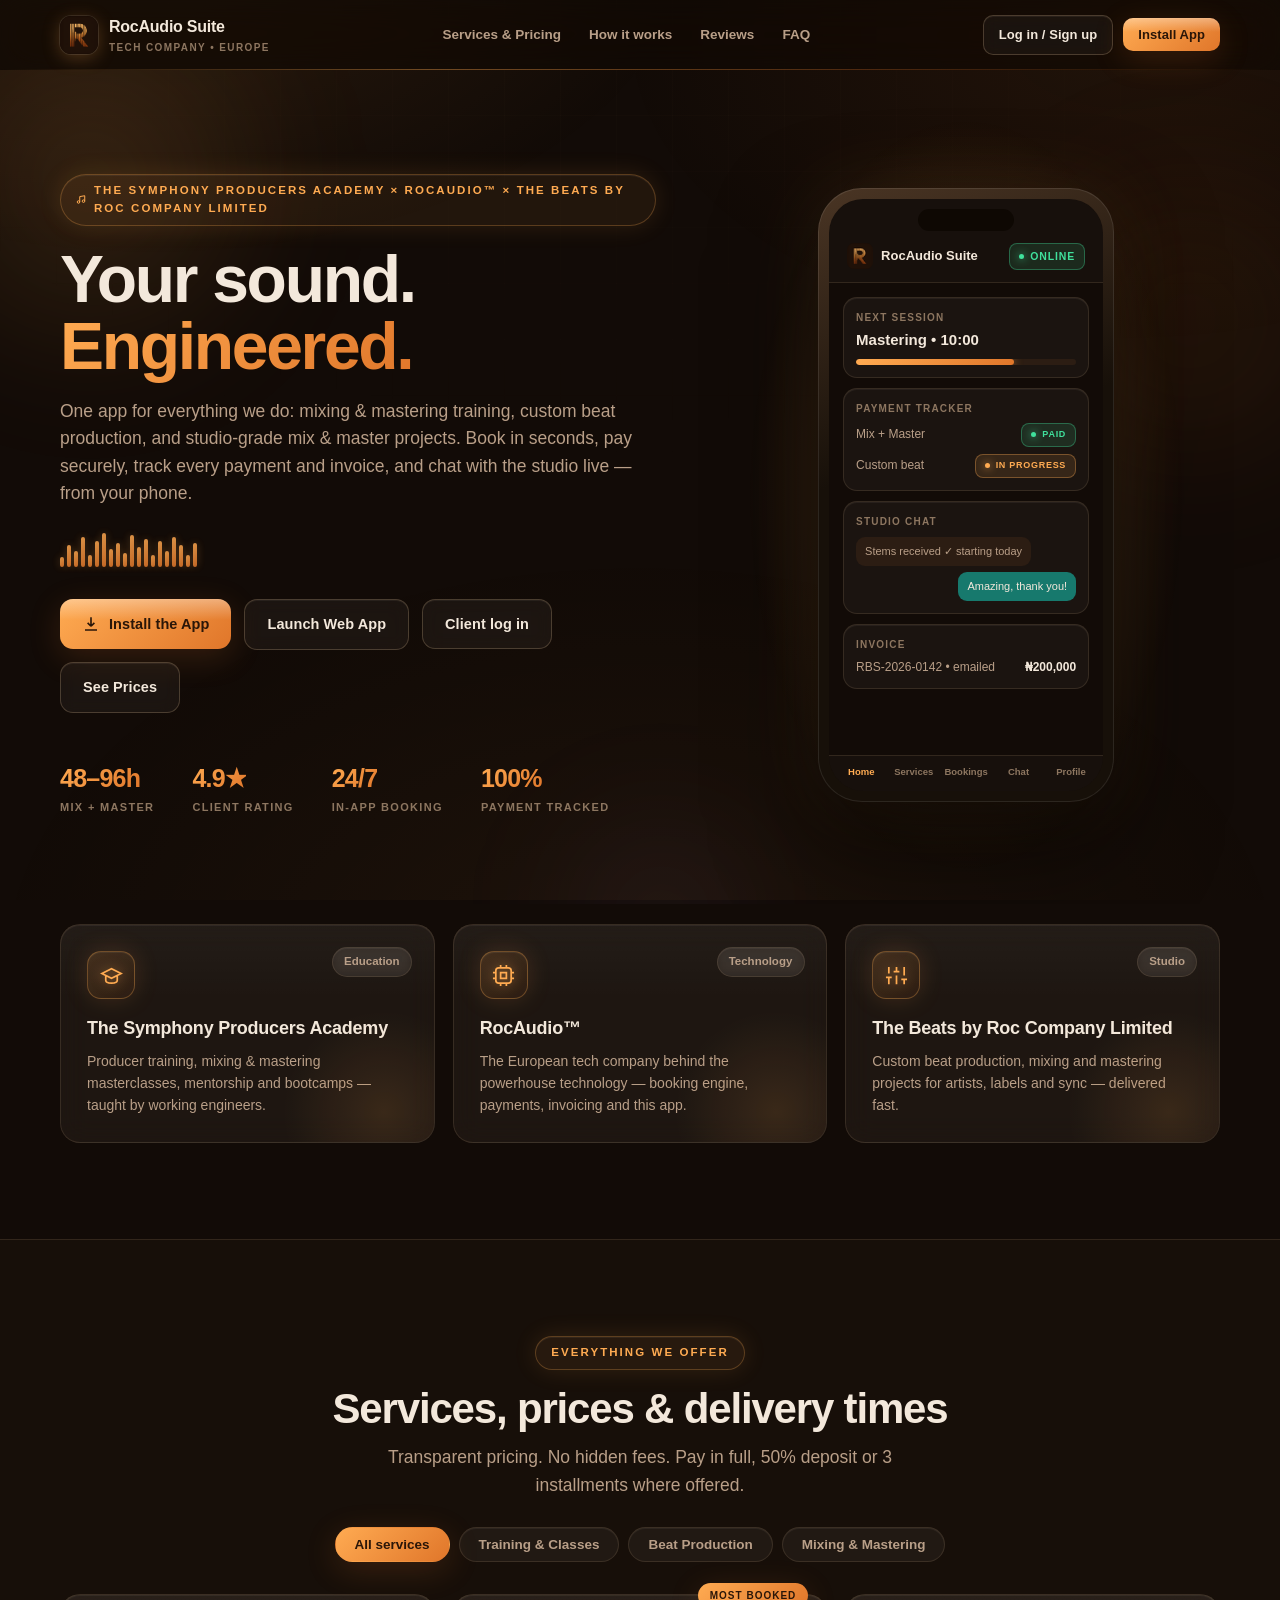
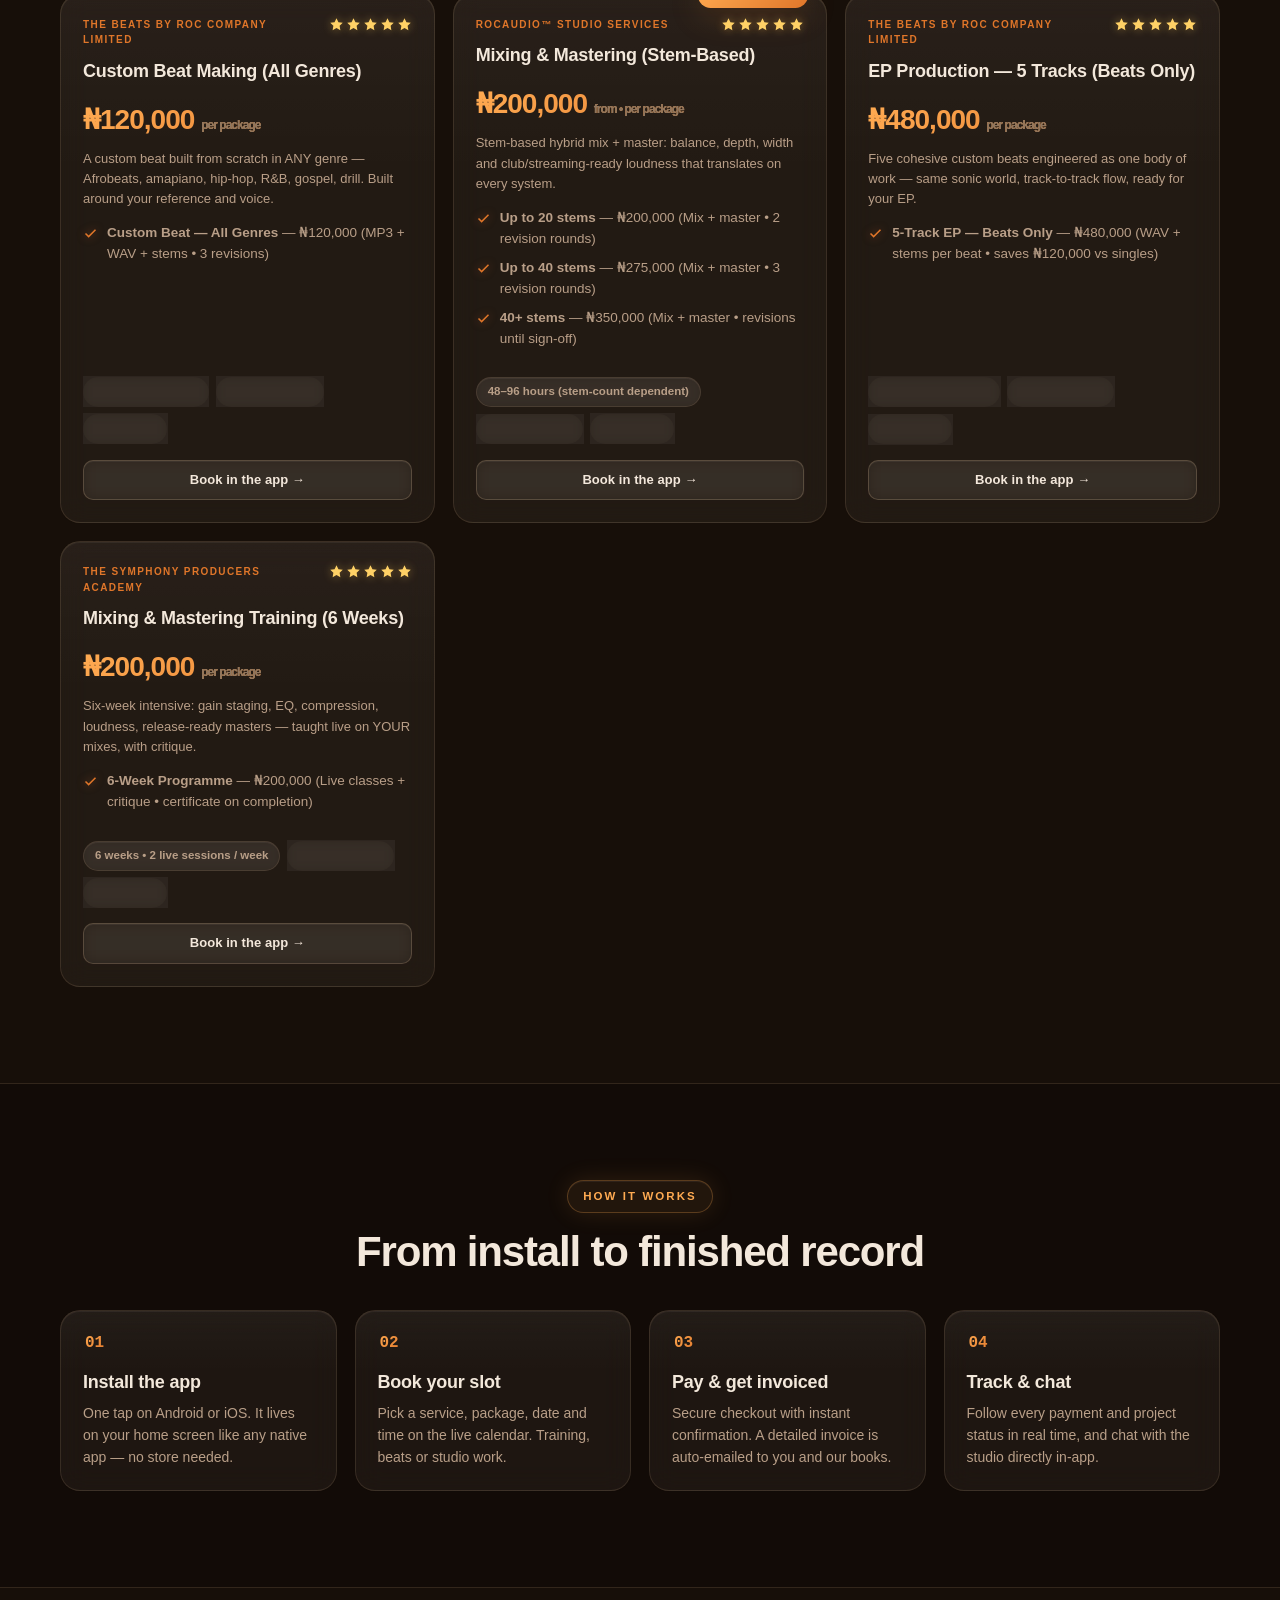
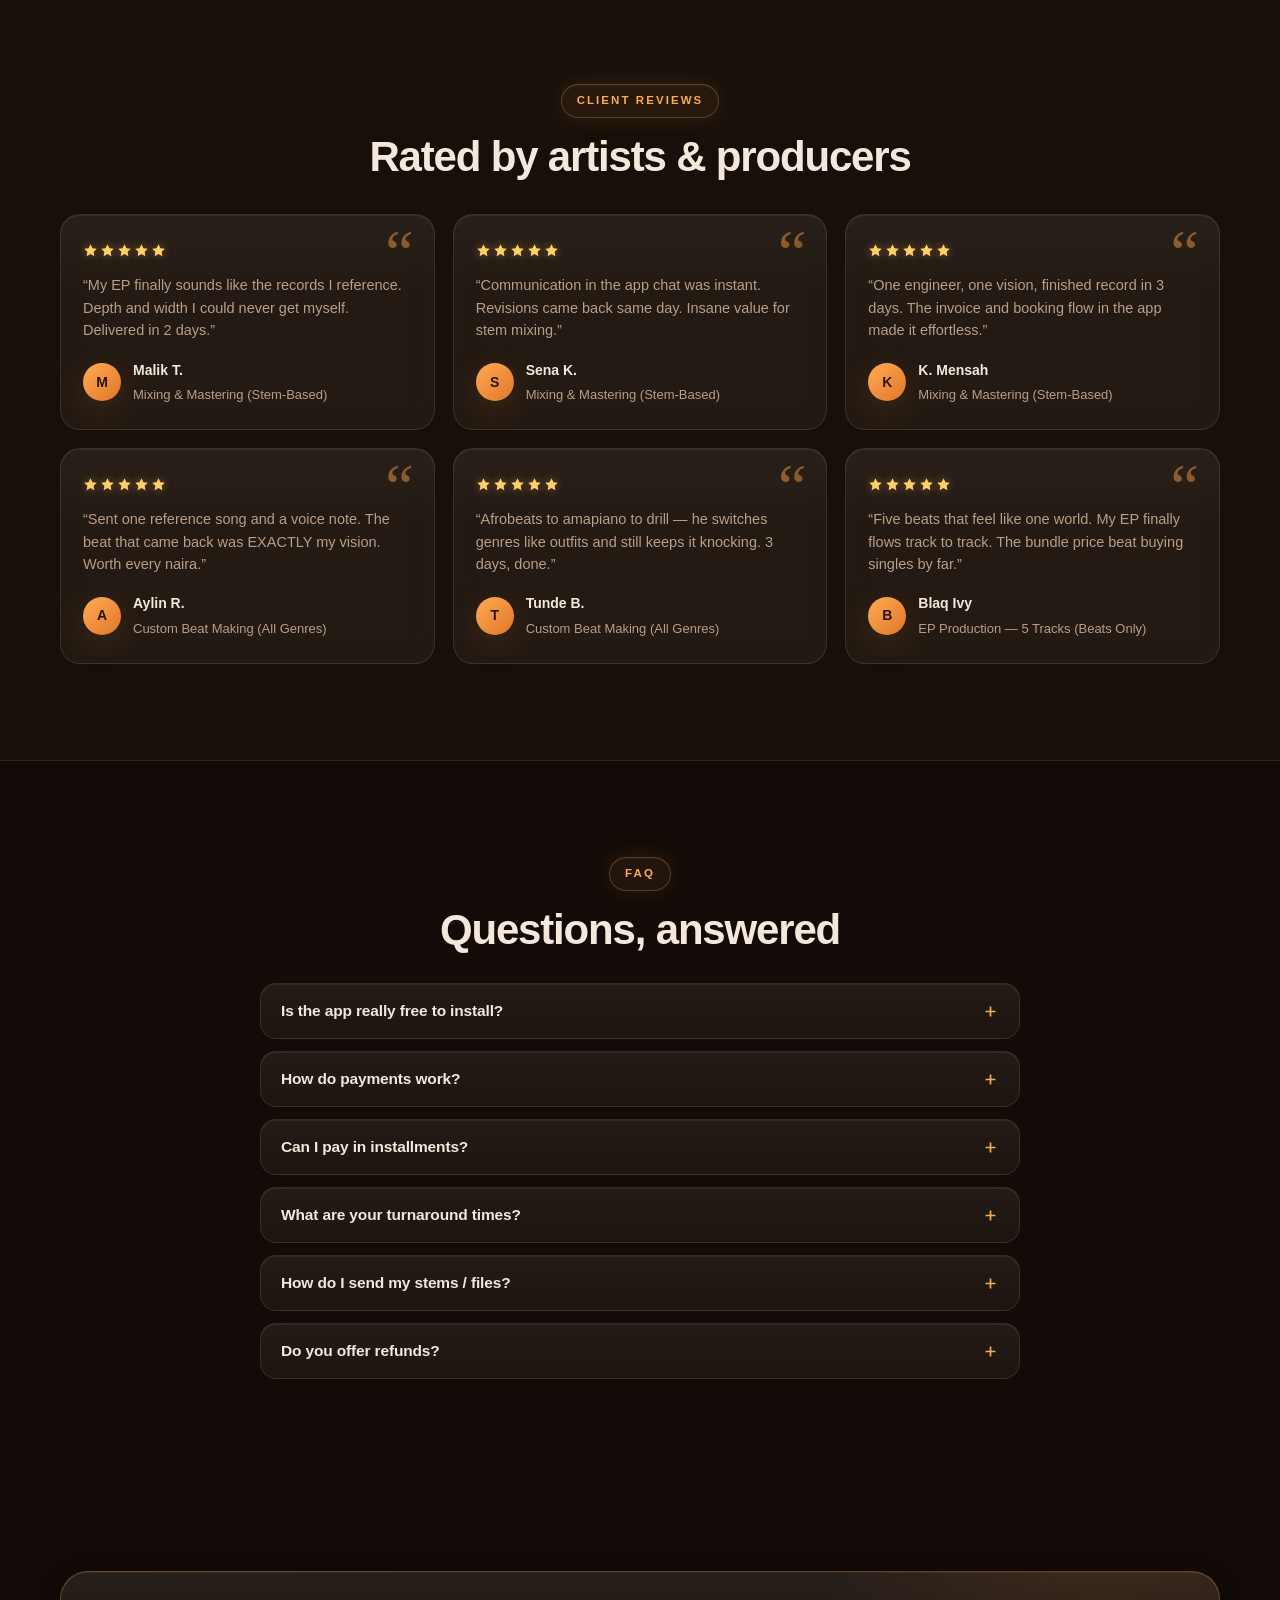
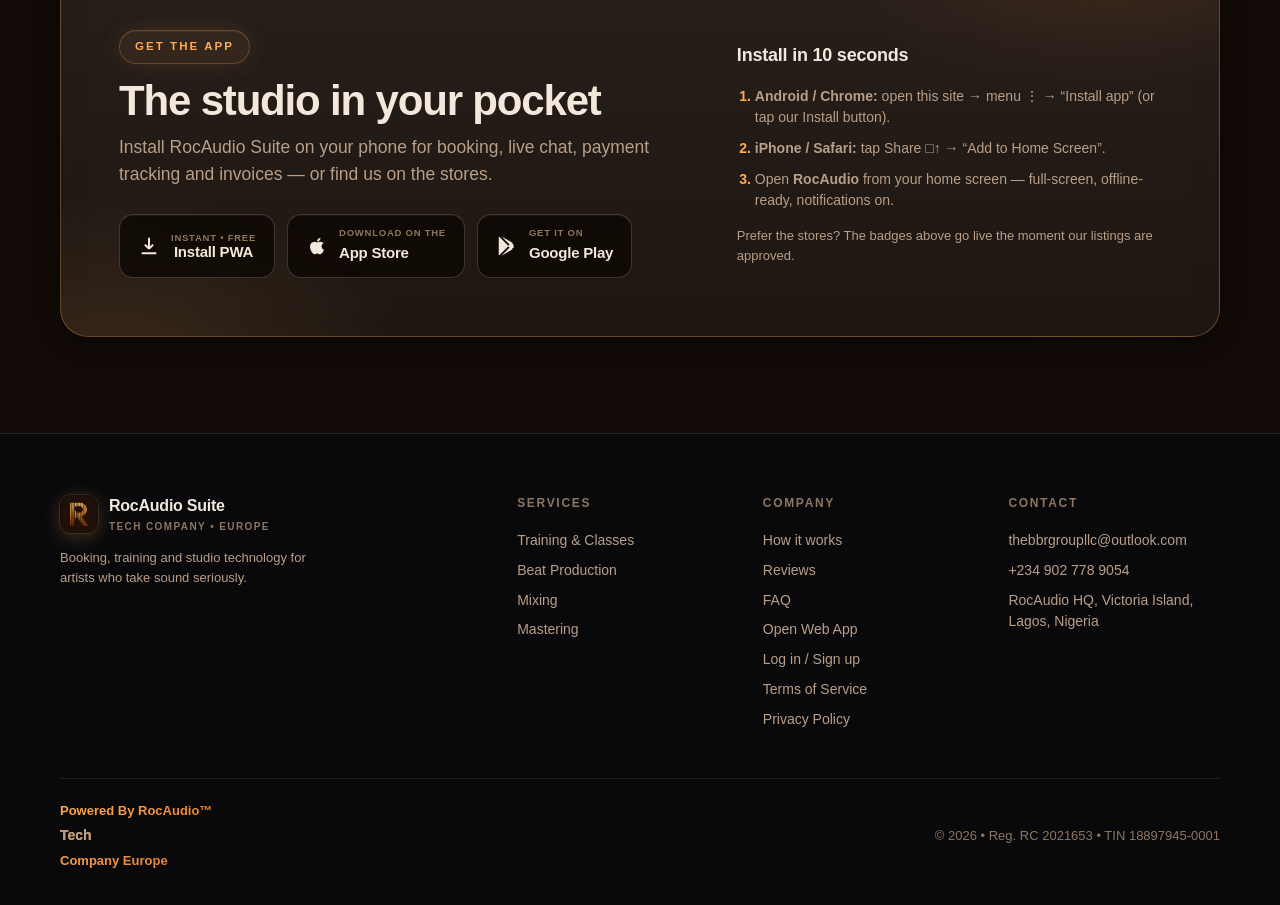
<file: index.html>
<!DOCTYPE html>
<html lang="en">
<head>
<meta charset="UTF-8">
<meta name="viewport" content="width=device-width, initial-scale=1.0, viewport-fit=cover">
<title>RocAudio Suite — Booking, Training & Studio App | Beats by Roc</title>
<meta name="description" content="Book mixing & mastering training, custom beat production and studio mix/master projects in one app. The Symphony Producers Academy × RocAudio™ × The Beats by Roc Company.">
<meta name="theme-color" content="#120b07">
<link rel="manifest" href="manifest.webmanifest">
<link rel="icon" type="image/png" href="assets/icon-32.png">
<link rel="apple-touch-icon" href="assets/icon-180.png">
<meta name="apple-mobile-web-app-capable" content="yes">
<meta name="apple-mobile-web-app-status-bar-style" content="black-translucent">
<meta property="og:title" content="RocAudio Suite — Your Sound. Engineered.">
<meta property="og:description" content="One app for training, beat production, mixing & mastering. Book, pay, track and chat — all in one place.">
<meta property="og:image" content="assets/logo-1024.png">
<meta property="og:type" content="website">
<link rel="stylesheet" href="css/base.css">
<link rel="stylesheet" href="css/landing.css">
</head>
<body>

<!-- ================= NAV ================= -->
<header class="nav">
  <div class="container inner">
    <a href="#" class="brandline" style="color:var(--text)">
      <img src="assets/icon-192.png" class="logo-mark" alt="RocAudio logo">
      <span>RocAudio Suite<small id="nav-tag">Tech Company • Europe</small></span>
    </a>
    <nav class="links">
      <a href="#services">Services & Pricing</a>
      <a href="#how">How it works</a>
      <a href="#reviews">Reviews</a>
      <a href="#faq">FAQ</a>
    </nav>
    <div class="cta">
      <a class="btn btn-ghost btn-sm" href="app.html#/login">Log in / Sign up</a>
      <button class="btn btn-primary btn-sm" id="nav-install">Install App</button>
    </div>
  </div>
</header>

<!-- ================= HERO ================= -->
<section class="hero">
  <div class="orb o1" aria-hidden="true"></div>
  <div class="orb o2" aria-hidden="true"></div>
  <div class="orb o3" aria-hidden="true"></div>
  <div class="container grid2">
    <div>
      <span class="eyebrow">
        <svg width="13" height="13" viewBox="0 0 24 24" fill="none" stroke="currentColor" stroke-width="2.4"><path d="M9 18V5l12-2v13"/><circle cx="6" cy="18" r="3"/><circle cx="18" cy="16" r="3"/></svg>
        <span id="hero-eyebrow">The Symphony Producers Academy × RocAudio™ × Beats by Roc</span>
      </span>
      <h1 class="h1" style="margin-top:20px">Your sound.<br><span class="grad-text">Engineered.</span></h1>
      <p class="lead" style="margin-top:18px">
        One app for everything we do: mixing &amp; mastering training, custom beat production,
        and studio-grade mix &amp; master projects. Book in seconds, pay securely, track every
        payment and invoice, and chat with the studio live — from your phone.
      </p>
      <div class="wave" id="hero-wave" aria-hidden="true"></div>
      <div class="ctas">
        <button class="btn btn-primary" id="hero-install">
          <svg width="18" height="18" viewBox="0 0 24 24" fill="none" stroke="currentColor" stroke-width="2.2"><path d="M12 3v12m0 0l-4.5-4.5M12 15l4.5-4.5M4 20h16"/></svg>
          Install the App
        </button>
        <a class="btn btn-ghost" href="app.html">Launch Web App</a>
        <a class="btn btn-ghost" href="app.html#/login">Client log in</a>
        <a class="btn btn-ghost" href="#services">See Prices</a>
      </div>
      <div class="stats">
        <div><b>48–96h</b><span>Mix + master</span></div>
        <div><b>4.9★</b><span>Client rating</span></div>
        <div><b>24/7</b><span>In-app booking</span></div>
        <div><b>100%</b><span>Payment tracked</span></div>
      </div>
    </div>

    <!-- CSS phone mockup -->
    <div class="phone" aria-hidden="true">
      <div class="glow"></div>
      <div class="screen">
        <div class="notch"></div>
        <div class="p-head">
          <div class="row" style="gap:8px">
            <img src="assets/icon-32.png" style="width:26px;height:26px;border-radius:7px" alt="">
            <b style="font-size:13px">RocAudio Suite</b>
          </div>
          <span class="badge confirmed">Online</span>
        </div>
        <div class="p-body">
          <div class="p-card">
            <div class="t">Next session</div>
            <div class="v">Mastering • 10:00</div>
            <div class="p-bar"><i style="width:72%"></i></div>
          </div>
          <div class="p-card">
            <div class="t">Payment tracker</div>
            <div class="row between" style="margin-top:6px">
              <span style="font-size:12px;color:var(--muted)">Mix + Master</span>
              <span class="badge paid" style="font-size:9px">Paid</span>
            </div>
            <div class="row between" style="margin-top:7px">
              <span style="font-size:12px;color:var(--muted)">Custom beat</span>
              <span class="badge in_progress" style="font-size:9px">In progress</span>
            </div>
          </div>
          <div class="p-card">
            <div class="t">Studio chat</div>
            <div style="margin-top:8px;display:flex;flex-direction:column;gap:6px">
              <div style="align-self:flex-start;background:var(--surface-3);border-radius:9px;padding:6px 9px;font-size:11px;color:var(--muted)">Stems received ✓ starting today</div>
              <div style="align-self:flex-end;background:#17796d;border-radius:9px;padding:6px 9px;font-size:11px">Amazing, thank you!</div>
            </div>
          </div>
          <div class="p-card">
            <div class="t">Invoice</div>
            <div class="row between" style="margin-top:5px">
              <span style="font-size:12px;color:var(--muted)">RBS-2026-0142 • emailed</span>
              <b style="font-size:12px">₦200,000</b>
            </div>
          </div>
        </div>
        <div class="p-tabs">
          <span class="on">Home</span><span>Services</span><span>Bookings</span><span>Chat</span><span>Profile</span>
        </div>
      </div>
    </div>
  </div>
</section>

<!-- ================= BRAND TRIO ================= -->
<section class="section" style="padding-top:20px">
  <div class="container">
    <div class="trio">
      <div class="card card-hover">
        <span class="tag chip">Education</span>
        <div class="icon"><svg viewBox="0 0 24 24"><path d="M22 10L12 5 2 10l10 5 10-5zM6 12v5c0 1.7 2.7 3 6 3s6-1.3 6-3v-5"/></svg></div>
        <h3 class="h3" id="trio-1">The Symphony Producers Academy</h3>
        <p>Producer training, mixing &amp; mastering masterclasses, mentorship and bootcamps — taught by working engineers.</p>
      </div>
      <div class="card card-hover">
        <span class="tag chip">Technology</span>
        <div class="icon"><svg viewBox="0 0 24 24"><rect x="4" y="4" width="16" height="16" rx="3"/><path d="M9 9h6v6H9zM9 1v3M15 1v3M9 20v3M15 20v3M1 9h3M1 15h3M20 9h3M20 15h3"/></svg></div>
        <h3 class="h3">RocAudio™</h3>
        <p>The European tech company behind the powerhouse technology — booking engine, payments, invoicing and this app.</p>
      </div>
      <div class="card card-hover">
        <span class="tag chip">Studio</span>
        <div class="icon"><svg viewBox="0 0 24 24"><path d="M4 21v-7M4 10V3M12 21v-9M12 8V3M20 21v-5M20 12V3M1 14h6M9 8h6M17 16h6"/></svg></div>
        <h3 class="h3" id="trio-3">The Beats by Roc Company</h3>
        <p>Custom beat production, mixing and mastering projects for artists, labels and sync — delivered fast.</p>
      </div>
    </div>
  </div>
</section>

<!-- ================= SERVICES & PRICING ================= -->
<section class="section" id="services" style="background:var(--bg-2);border-block:1px solid var(--line)">
  <div class="container">
    <div class="shead center">
      <span class="eyebrow">Everything we offer</span>
      <h2 class="h2">Services, prices &amp; delivery times</h2>
      <p class="lead" style="margin:0 auto">Transparent pricing. No hidden fees. Pay in full, 50% deposit or 3 installments where offered.</p>
    </div>
    <div class="tabs" id="svc-tabs" style="justify-content:center"></div>
    <div class="svc-grid" id="svc-grid"></div>
  </div>
</section>

<!-- ================= HOW IT WORKS ================= -->
<section class="section" id="how">
  <div class="container">
    <div class="shead center">
      <span class="eyebrow">How it works</span>
      <h2 class="h2">From install to finished record</h2>
    </div>
    <div class="steps" style="margin-top:34px">
      <div class="card"><h3 class="h3">Install the app</h3><p>One tap on Android or iOS. It lives on your home screen like any native app — no store needed.</p></div>
      <div class="card"><h3 class="h3">Book your slot</h3><p>Pick a service, package, date and time on the live calendar. Training, beats or studio work.</p></div>
      <div class="card"><h3 class="h3">Pay &amp; get invoiced</h3><p>Secure checkout with instant confirmation. A detailed invoice is auto-emailed to you and our books.</p></div>
      <div class="card"><h3 class="h3">Track &amp; chat</h3><p>Follow every payment and project status in real time, and chat with the studio directly in-app.</p></div>
    </div>
  </div>
</section>

<!-- ================= REVIEWS ================= -->
<section class="section" id="reviews" style="background:var(--bg-2);border-block:1px solid var(--line)">
  <div class="container">
    <div class="shead center">
      <span class="eyebrow">Client reviews</span>
      <h2 class="h2">Rated by artists &amp; producers</h2>
    </div>
    <div class="rev-grid" id="rev-grid" style="margin-top:34px"></div>
  </div>
</section>

<!-- ================= FAQ ================= -->
<section class="section" id="faq">
  <div class="container">
    <div class="shead center">
      <span class="eyebrow">FAQ</span>
      <h2 class="h2">Questions, answered</h2>
    </div>
    <div class="faq" style="margin-top:30px">
      <div class="item"><button class="q">Is the app really free to install? <svg viewBox="0 0 24 24"><path d="M12 5v14M5 12h14"/></svg></button><div class="a"><div>Yes. The RocAudio Suite app is free — you only pay for the services you book. It installs straight to your home screen on Android and iOS, and also appears in the App Store &amp; Google Play once listed.</div></div></div>
      <div class="item"><button class="q">How do payments work? <svg viewBox="0 0 24 24"><path d="M12 5v14M5 12h14"/></svg></button><div class="a"><div>Card, PayPal, Apple Pay, Google Pay or local bank transfer (NUBAN). Every payment is confirmed instantly in-app, tracked in your payment tracker, and mirrored by an automatic invoice emailed to you and to our business account.</div></div></div>
      <div class="item"><button class="q">Can I pay in installments? <svg viewBox="0 0 24 24"><path d="M12 5v14M5 12h14"/></svg></button><div class="a"><div>Most services offer pay-in-full, a 50% deposit (balance on delivery), or 3 monthly installments. The options available per service are shown at checkout.</div></div></div>
      <div class="item"><button class="q">What are your turnaround times? <svg viewBox="0 0 24 24"><path d="M12 5v14M5 12h14"/></svg></button><div class="a"><div>Mixing & mastering (stem-based) 48–96h • Custom beats 3–5 days • 5-track EP beats 7–10 days • Training runs 6 weeks. Rush bonuses are available at checkout.</div></div></div>
      <div class="item"><button class="q">How do I send my stems / files? <svg viewBox="0 0 24 24"><path d="M12 5v14M5 12h14"/></svg></button><div class="a"><div>After booking you receive a private upload link by email and in-app chat. We accept WAV/AIFF stems, zipped sessions and reference tracks up to 10 GB.</div></div></div>
      <div class="item"><button class="q">Do you offer refunds? <svg viewBox="0 0 24 24"><path d="M12 5v14M5 12h14"/></svg></button><div class="a"><div id="faq-refund">Deposits are refundable within 48h of booking if work hasn't started. Completed mixes/masters include free revision rounds until you're signed off.</div></div></div>
    </div>
  </div>
</section>

<!-- ================= GET THE APP ================= -->
<section class="section">
  <div class="container">
    <div class="getapp">
      <div>
        <span class="eyebrow">Get the app</span>
        <h2 class="h2" style="margin:14px 0 10px">The studio in your pocket</h2>
        <p class="lead">Install RocAudio Suite on your phone for booking, live chat, payment tracking and invoices — or find us on the stores.</p>
        <div class="stores">
          <button class="store-badge" id="store-pwa">
            <svg viewBox="0 0 24 24"><path d="M12 3v12m0 0l-4.5-4.5M12 15l4.5-4.5M4 20h16" fill="none" stroke="currentColor" stroke-width="2.2"/></svg>
            <span><small>Instant • free</small><b>Install PWA</b></span>
          </button>
          <a class="store-badge" id="badge-apple" href="#">
            <svg viewBox="0 0 24 24"><path d="M17.05 20.28c-.98.95-2.05.8-3.08.35-1.09-.46-2.09-.48-3.24 0-1.44.62-2.2.44-3.06-.35C2.79 15.25 3.51 7.59 9.05 7.31c1.35.07 2.29.74 3.08.8 1.18-.24 2.31-.93 3.57-.84 1.51.12 2.65.72 3.4 1.8-3.12 1.87-2.38 5.98.48 7.13-.57 1.5-1.31 2.99-2.54 4.09l.01-.01zM12.03 7.25c-.15-2.23 1.66-4.07 3.74-4.25.29 2.58-2.34 4.5-3.74 4.25z"/></svg>
            <span><small>Download on the</small><b>App Store</b></span>
          </a>
          <a class="store-badge" id="badge-play" href="#">
            <svg viewBox="0 0 24 24"><path d="M3.6 1.8L13.7 12 3.6 22.2c-.4-.2-.6-.6-.6-1.1V2.9c0-.5.2-.9.6-1.1zm11.5 8.8L6 1.5l12.1 6.9-3 2.2zm3.9 1.4c.6.4.6 1.6 0 2l-2.6 1.5-3.3-3.5 3.3-3.5 2.6 1.5zM6 22.5l9.1-9.1 3 2.2L6 22.5z"/></svg>
            <span><small>Get it on</small><b>Google Play</b></span>
          </a>
        </div>
      </div>
      <div>
        <h3 class="h3">Install in 10 seconds</h3>
        <ol>
          <li><b>Android / Chrome:</b> open this site → menu ⋮ → “Install app” (or tap our Install button).</li>
          <li><b>iPhone / Safari:</b> tap Share <b>□↑</b> → “Add to Home Screen”.</li>
          <li>Open <b>RocAudio</b> from your home screen — full-screen, offline-ready, notifications on.</li>
        </ol>
        <p class="small muted" style="margin-top:14px">Prefer the stores? The badges above go live the moment our listings are approved.</p>
      </div>
    </div>
  </div>
</section>

<!-- ================= FOOTER ================= -->
<footer class="footer">
  <div class="container">
    <div class="cols">
      <div>
        <div class="brandline" style="margin-bottom:14px">
          <img src="assets/icon-192.png" class="logo-mark" alt="RocAudio logo">
          <span>RocAudio Suite<small id="foot-tag">Tech Company • Europe</small></span>
        </div>
        <p class="small muted" style="max-width:34ch">Booking, training and studio technology for artists who take sound seriously.</p>
      </div>
      <div>
        <h4>Services</h4>
        <a href="#services">Training & Classes</a>
        <a href="#services">Beat Production</a>
        <a href="#services">Mixing</a>
        <a href="#services">Mastering</a>
      </div>
      <div>
        <h4>Company</h4>
        <a href="#how">How it works</a>
        <a href="#reviews">Reviews</a>
        <a href="#faq">FAQ</a>
        <a href="app.html">Open Web App</a>
        <a href="app.html#/login">Log in / Sign up</a>
        <a href="legal.html#terms">Terms of Service</a>
        <a href="legal.html#privacy">Privacy Policy</a>
      </div>
      <div>
        <h4>Contact</h4>
        <a id="foot-mail" href="mailto:thebbrgroupllc@outlook.com">thebbrgroupllc@outlook.com</a>
        <a id="foot-phone" href="tel:+2349027789054">+234 902 778 9054</a>
        <a id="foot-addr" href="#">Victoria Island, Lagos, Nigeria</a>
      </div>
    </div>
    <div class="powered">
      <span id="powered-line">Powered By RocAudio™ Tech Company Europe</span>
      <span>© <span id="year"></span> • <span id="vat-line"></span></span>
    </div>
  </div>
</footer>

<div id="toasts"></div>

<script src="js/config.js"></script>
<script src="js/data.js"></script>
<script src="js/landing.js"></script>
</body>
</html>
</file>
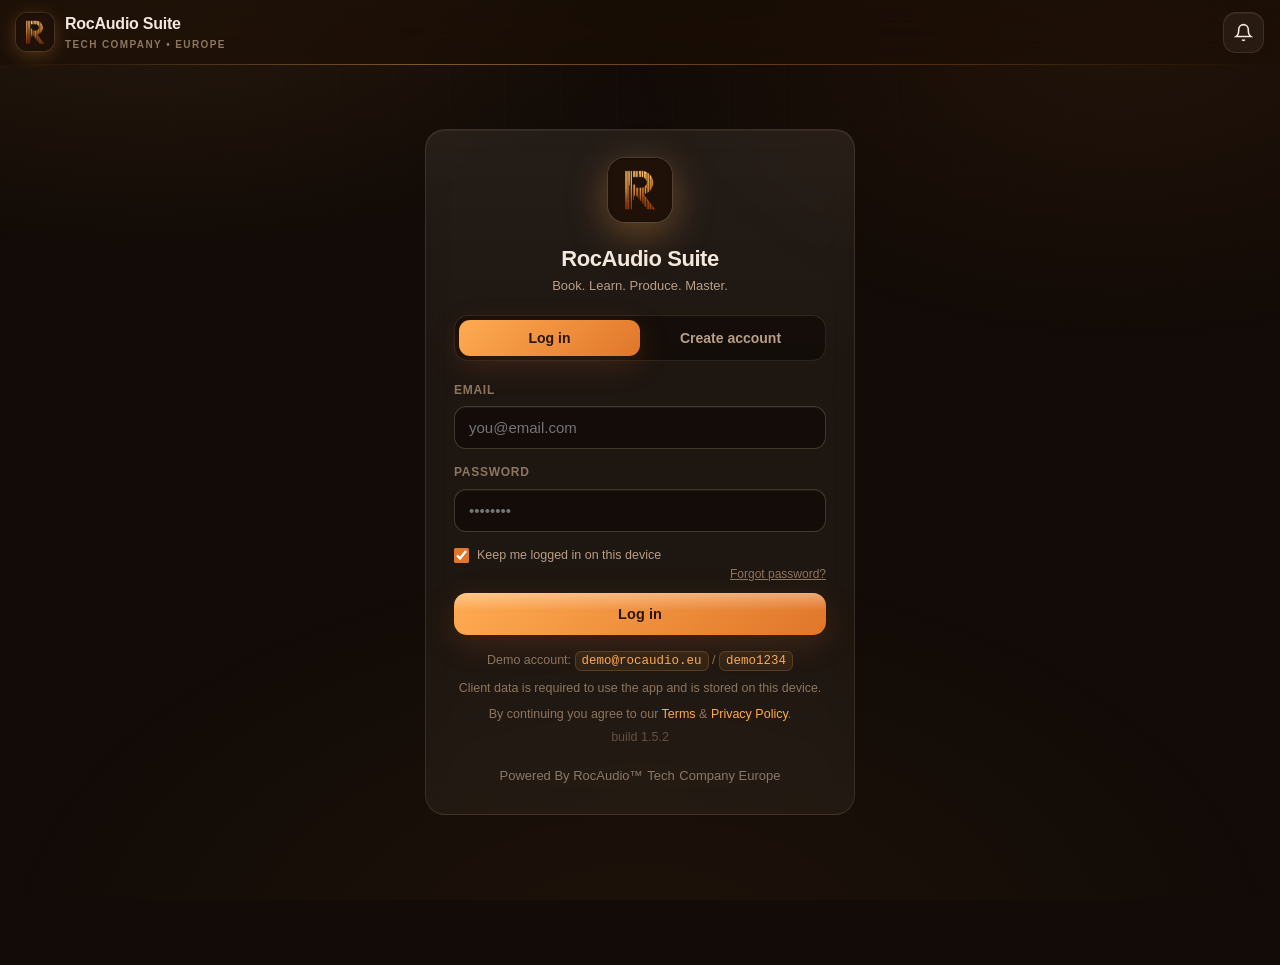
<file: app.html>
<!DOCTYPE html>
<html lang="en">
<head>
<meta charset="UTF-8">
<meta name="viewport" content="width=device-width, initial-scale=1.0, viewport-fit=cover">
<title>RocAudio Suite</title>
<meta name="description" content="RocAudio Suite client app — bookings, payments, invoices and live studio chat.">
<meta name="theme-color" content="#120b07">
<link rel="manifest" href="manifest.webmanifest">
<link rel="icon" type="image/png" href="assets/icon-32.png">
<link rel="apple-touch-icon" href="assets/icon-180.png">
<meta name="apple-mobile-web-app-capable" content="yes">
<meta name="apple-mobile-web-app-status-bar-style" content="black-translucent">
<meta name="apple-mobile-web-app-title" content="RocAudio">
<link rel="stylesheet" href="css/base.css">
<link rel="stylesheet" href="css/app.css">
</head>
<body class="app">

<!-- top bar -->
<header class="topbar">
  <a href="#/home" class="brandline" style="color:var(--text)">
    <img src="assets/icon-192.png" class="logo-mark" alt="RocAudio logo">
    <span>RocAudio Suite<small id="top-tag">Tech Company • Europe</small></span>
  </a>
  <div class="right">
    <button class="icon-btn" id="btn-install" title="Install app" style="display:none">
      <svg viewBox="0 0 24 24"><path d="M12 3v12m0 0l-4.5-4.5M12 15l4.5-4.5M4 20h16"/></svg>
    </button>
    <button class="icon-btn" id="btn-bell" title="Notifications">
      <svg viewBox="0 0 24 24"><path d="M18 8a6 6 0 0 0-12 0c0 7-3 9-3 9h18s-3-2-3-9M13.7 21a2 2 0 0 1-3.4 0"/></svg>
      <span class="dot hide" id="bell-dot">0</span>
    </button>
  </div>
</header>

<!-- routed view -->
<main id="view"></main>

<!-- bottom tabs -->
<nav class="tabbar" id="tabbar">
  <button data-t="home"><span class="tdot"><svg viewBox="0 0 24 24"><path d="M3 10.5L12 3l9 7.5"/><path d="M5 9.5V21h14V9.5"/></svg></span>Home</button>
  <button data-t="services"><span class="tdot"><svg viewBox="0 0 24 24"><rect x="3" y="3" width="7" height="7" rx="1.5"/><rect x="14" y="3" width="7" height="7" rx="1.5"/><rect x="3" y="14" width="7" height="7" rx="1.5"/><rect x="14" y="14" width="7" height="7" rx="1.5"/></svg></span>Services</button>
  <button data-t="bookings"><span class="tdot"><svg viewBox="0 0 24 24"><rect x="3" y="4" width="18" height="18" rx="3"/><path d="M16 2v4M8 2v4M3 10h18"/></svg></span>Bookings</button>
  <button data-t="chat"><span class="tdot"><svg viewBox="0 0 24 24"><path d="M21 15a2 2 0 0 1-2 2H7l-4 4V5a2 2 0 0 1 2-2h14a2 2 0 0 1 2 2z"/></svg></span>Chat</button>
  <button data-t="profile"><span class="tdot"><svg viewBox="0 0 24 24"><path d="M20 21v-2a4 4 0 0 0-4-4H8a4 4 0 0 0-4 4v2"/><circle cx="12" cy="7" r="4"/></svg></span>Profile</button>
</nav>

<div id="toasts"></div>
<div id="modal-root"></div>
<div id="notif-root"></div>

<script src="js/config.js"></script>
<script src="js/data.js"></script>
<script src="js/sync.js"></script>
<script src="js/app.js"></script>
</body>
</html>
</file>
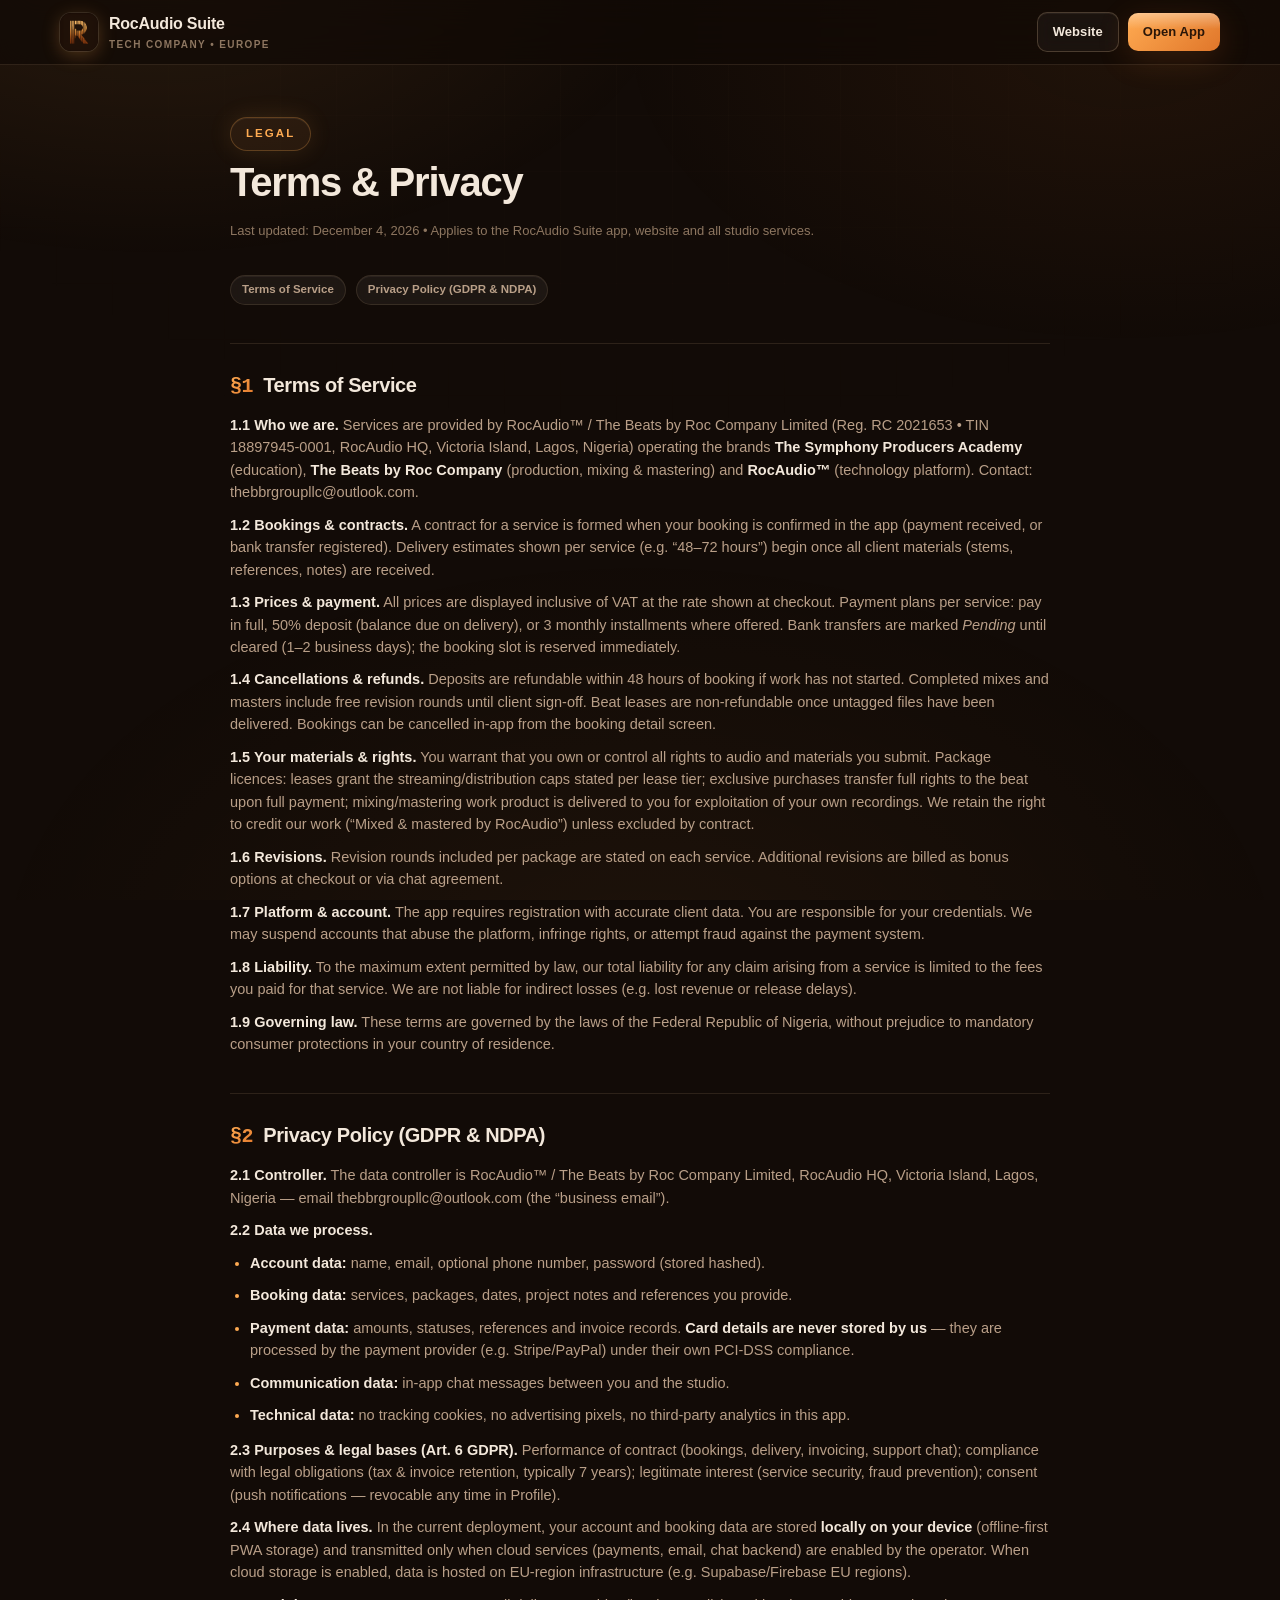
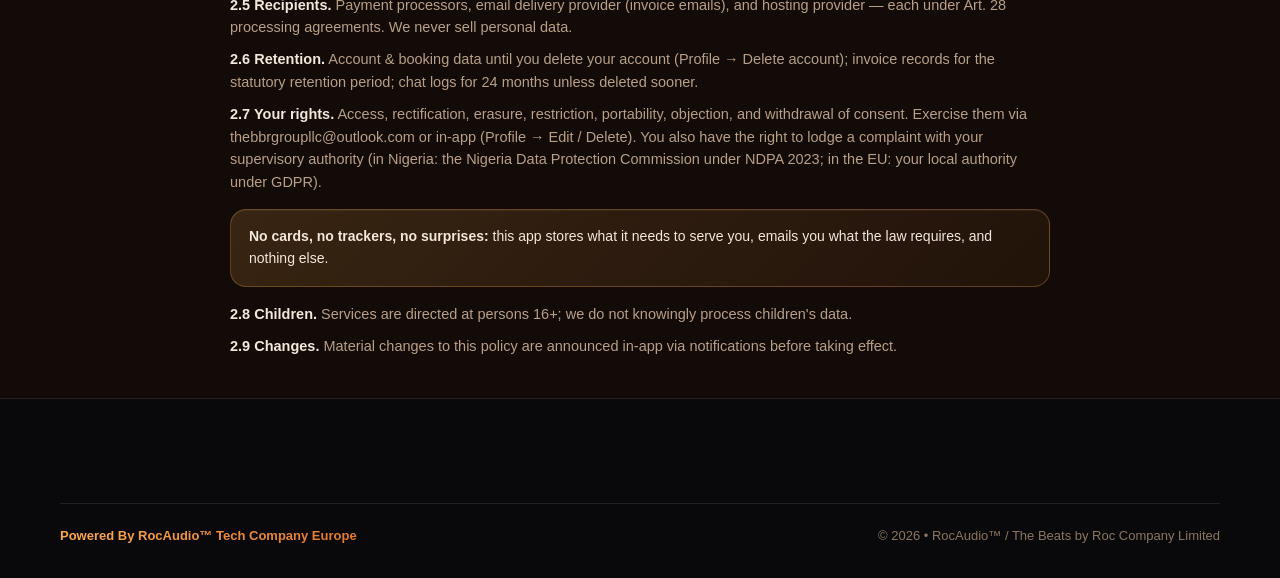
<file: legal.html>
<!DOCTYPE html>
<html lang="en">
<head>
<meta charset="UTF-8">
<meta name="viewport" content="width=device-width, initial-scale=1.0">
<title>Terms & Privacy — RocAudio Suite</title>
<meta name="description" content="Terms of service and GDPR privacy policy for the RocAudio Suite app and studio services.">
<meta name="theme-color" content="#120b07">
<link rel="icon" type="image/png" href="assets/icon-32.png">
<link rel="stylesheet" href="css/base.css">
<style>
.legal-nav{position:sticky;top:0;z-index:10;background:rgba(16,9,5,.7);backdrop-filter:blur(16px);-webkit-backdrop-filter:blur(16px);border-bottom:1px solid var(--line)}
.legal-nav .in{display:flex;align-items:center;justify-content:space-between;height:64px}
.prose{max-width:820px;margin:0 auto;padding:52px 0 30px}
.prose h1{font-size:clamp(28px,4vw,40px);font-weight:900;letter-spacing:-.03em;margin-bottom:8px}
.prose .upd{color:var(--muted-2);font-size:13px;margin-bottom:34px}
.prose h2{font-size:20px;font-weight:800;letter-spacing:-.02em;margin:38px 0 12px;padding-top:26px;border-top:1px solid var(--line);scroll-margin-top:80px}
.prose h2 .num{background:var(--grad);-webkit-background-clip:text;background-clip:text;color:transparent;font-family:var(--mono);margin-right:10px}
.prose p,.prose li{color:var(--muted);font-size:14.5px;margin-bottom:10px}
.prose ul{margin:0 0 12px 20px}
.prose li::marker{color:var(--ice)}
.prose b{color:var(--text)}
.prose .callout{background:var(--grad-soft);border:1px solid rgba(255,171,82,.28);border-radius:16px;padding:16px 18px;margin:16px 0;box-shadow:var(--hi)}
.prose .callout p{margin:0;color:var(--text);font-size:14px}
.toc{display:flex;gap:10px;flex-wrap:wrap;margin:20px 0 8px}
</style>
</head>
<body>

<header class="legal-nav">
  <div class="container in">
    <a href="index.html" class="brandline" style="color:var(--text)">
      <img src="assets/icon-192.png" class="logo-mark" alt="RocAudio logo">
      <span>RocAudio Suite<small id="lg-tag">Tech Company • Europe</small></span>
    </a>
    <div class="row" style="gap:9px">
      <a class="btn btn-ghost btn-sm" href="index.html">Website</a>
      <a class="btn btn-primary btn-sm" href="app.html">Open App</a>
    </div>
  </div>
</header>

<main class="container prose">
  <span class="eyebrow">Legal</span>
  <h1>Terms & Privacy</h1>
  <p class="upd">Last updated: <span id="lg-date"></span> • Applies to the RocAudio Suite app, website and all studio services.</p>
  <div class="toc">
    <a class="chip" href="#terms">Terms of Service</a>
    <a class="chip" href="#privacy">Privacy Policy (GDPR & NDPA)</a>
  </div>

  <h2 id="terms"><span class="num">§1</span>Terms of Service</h2>
  <p><b>1.1 Who we are.</b> Services are provided by <span class="lg-co"></span> (<span class="lg-vat"></span>, <span class="lg-addr"></span>) operating the brands <b>The Symphony Producers Academy</b> (education), <b>The Beats by Roc Company</b> (production, mixing & mastering) and <b>RocAudio™</b> (technology platform). Contact: <span class="lg-mail"></span>.</p>
  <p><b>1.2 Bookings & contracts.</b> A contract for a service is formed when your booking is confirmed in the app (payment received, or bank transfer registered). Delivery estimates shown per service (e.g. “48–72 hours”) begin once all client materials (stems, references, notes) are received.</p>
  <p><b>1.3 Prices & payment.</b> All prices are displayed inclusive of VAT at the rate shown at checkout. Payment plans per service: pay in full, 50% deposit (balance due on delivery), or 3 monthly installments where offered. Bank transfers are marked <i>Pending</i> until cleared (1–2 business days); the booking slot is reserved immediately.</p>
  <p><b>1.4 Cancellations & refunds.</b> <span class="lg-refund"></span></p>
  <p><b>1.5 Your materials & rights.</b> You warrant that you own or control all rights to audio and materials you submit. Package licences: leases grant the streaming/distribution caps stated per lease tier; exclusive purchases transfer full rights to the beat upon full payment; mixing/mastering work product is delivered to you for exploitation of your own recordings. We retain the right to credit our work (“Mixed & mastered by RocAudio”) unless excluded by contract.</p>
  <p><b>1.6 Revisions.</b> Revision rounds included per package are stated on each service. Additional revisions are billed as bonus options at checkout or via chat agreement.</p>
  <p><b>1.7 Platform & account.</b> The app requires registration with accurate client data. You are responsible for your credentials. We may suspend accounts that abuse the platform, infringe rights, or attempt fraud against the payment system.</p>
  <p><b>1.8 Liability.</b> To the maximum extent permitted by law, our total liability for any claim arising from a service is limited to the fees you paid for that service. We are not liable for indirect losses (e.g. lost revenue or release delays).</p>
  <p><b>1.9 Governing law.</b> These terms are governed by the laws of the Federal Republic of Nigeria, without prejudice to mandatory consumer protections in your country of residence.</p>

  <h2 id="privacy"><span class="num">§2</span>Privacy Policy (GDPR & NDPA)</h2>
  <p><b>2.1 Controller.</b> The data controller is <span class="lg-co"></span>, <span class="lg-addr"></span> — email <span class="lg-mail"></span> (the “business email”).</p>
  <p><b>2.2 Data we process.</b></p>
  <ul>
    <li><b>Account data:</b> name, email, optional phone number, password (stored hashed).</li>
    <li><b>Booking data:</b> services, packages, dates, project notes and references you provide.</li>
    <li><b>Payment data:</b> amounts, statuses, references and invoice records. <b>Card details are never stored by us</b> — they are processed by the payment provider (e.g. Stripe/PayPal) under their own PCI-DSS compliance.</li>
    <li><b>Communication data:</b> in-app chat messages between you and the studio.</li>
    <li><b>Technical data:</b> no tracking cookies, no advertising pixels, no third-party analytics in this app.</li>
  </ul>
  <p><b>2.3 Purposes & legal bases (Art. 6 GDPR).</b> Performance of contract (bookings, delivery, invoicing, support chat); compliance with legal obligations (tax & invoice retention, typically 7 years); legitimate interest (service security, fraud prevention); consent (push notifications — revocable any time in Profile).</p>
  <p><b>2.4 Where data lives.</b> In the current deployment, your account and booking data are stored <b>locally on your device</b> (offline-first PWA storage) and transmitted only when cloud services (payments, email, chat backend) are enabled by the operator. When cloud storage is enabled, data is hosted on EU-region infrastructure (e.g. Supabase/Firebase EU regions).</p>
  <p><b>2.5 Recipients.</b> Payment processors, email delivery provider (invoice emails), and hosting provider — each under Art. 28 processing agreements. We never sell personal data.</p>
  <p><b>2.6 Retention.</b> Account & booking data until you delete your account (Profile → Delete account); invoice records for the statutory retention period; chat logs for 24 months unless deleted sooner.</p>
  <p><b>2.7 Your rights.</b> Access, rectification, erasure, restriction, portability, objection, and withdrawal of consent. Exercise them via <span class="lg-mail"></span> or in-app (Profile → Edit / Delete). You also have the right to lodge a complaint with your supervisory authority (in Nigeria: the Nigeria Data Protection Commission under NDPA 2023; in the EU: your local authority under GDPR).</p>
  <div class="callout"><p><b>No cards, no trackers, no surprises:</b> this app stores what it needs to serve you, emails you what the law requires, and nothing else.</p></div>
  <p><b>2.8 Children.</b> Services are directed at persons 16+; we do not knowingly process children's data.</p>
  <p><b>2.9 Changes.</b> Material changes to this policy are announced in-app via notifications before taking effect.</p>
</main>

<footer class="footer">
  <div class="container">
    <div class="powered">
      <span id="powered-line">Powered By RocAudio™ Tech Company Europe</span>
      <span>© <span id="year"></span> • <span class="lg-co"></span></span>
    </div>
  </div>
</footer>

<script src="js/config.js"></script>
<script>
  const B = CONFIG.brand;
  document.getElementById("lg-tag").textContent = B.techCompanyTag;
  document.getElementById("lg-date").textContent = new Date().toLocaleDateString(undefined, { day: "numeric", month: "long", year: "numeric" });
  document.getElementById("powered-line").textContent = B.footerLine;
  document.getElementById("year").textContent = new Date().getFullYear();
  const fill = (cls, val) => document.querySelectorAll(cls).forEach((el) => el.textContent = val);
  fill(".lg-co", B.techCompany + " / " + B.productionCo);
  fill(".lg-vat", "Reg. " + B.vatNumber);
  fill(".lg-addr", B.address);
  fill(".lg-mail", B.businessEmail);
  fill(".lg-refund", CONFIG.refundPolicy);
</script>
</body>
</html>
</file>
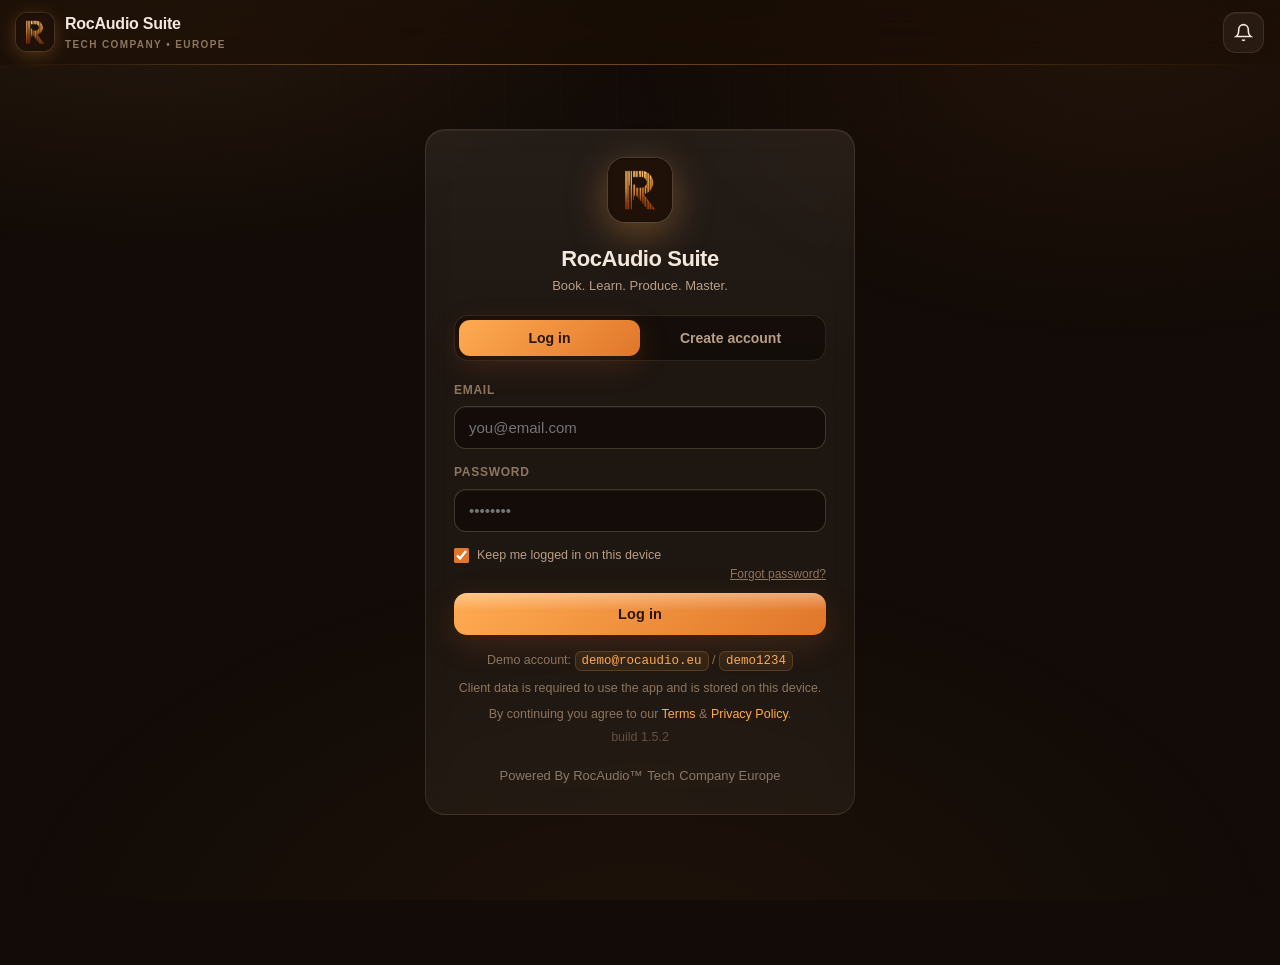
<file: preview-app.html>
<!DOCTYPE html>
<html lang="en">
<head>
<meta charset="UTF-8">
<meta name="viewport" content="width=device-width, initial-scale=1.0, viewport-fit=cover">
<title>RocAudio Suite</title>
<meta name="description" content="RocAudio Suite client app — bookings, payments, invoices and live studio chat.">
<meta name="theme-color" content="#120b07">
<link rel="manifest" href="manifest.webmanifest">
<link rel="icon" type="image/png" href="[data-uri]">
<link rel="apple-touch-icon" href="[data-uri]">
<meta name="apple-mobile-web-app-capable" content="yes">
<meta name="apple-mobile-web-app-status-bar-style" content="black-translucent">
<meta name="apple-mobile-web-app-title" content="RocAudio">
<style>
/* ============================================================
   RocAudio Suite — DESIGN SYSTEM v2 "STUDIO GLASS"
   Cold • minimal • professional • depth through light
   ============================================================ */

:root {
  --bg:        #120b07;
  --bg-2:      #170f09;
  --surface:   rgba(255, 226, 196, .035);
  --surface-2: #221610;
  --surface-3: #2c1d13;
  --glass:     rgba(26, 15, 8, .62);
  --line:      rgba(226, 190, 150, .13);
  --line-2:    rgba(226, 190, 150, .24);
  --hi:        inset 0 1px 0 rgba(255, 235, 210, .06);
  --text:      #f3e8db;
  --muted:     #b99f88;
  --muted-2:   #8d7660;
  --ice:       #ffab52;
  --teal:      #e0762a;
  --grad:      linear-gradient(135deg, #ffab52 0%, #e0762a 100%);
  --grad-soft: linear-gradient(135deg, rgba(255, 171, 82, .16), rgba(224, 118, 42, .08));
  --ok:        #40e09c;
  --warn:      #ffd166;
  --danger:    #ff7070;
  --violet:    #c9a6ff;
  --r-xl: 24px; --r-lg: 20px; --r-md: 14px; --r-sm: 10px;
  --glow-ice:  0 8px 32px rgba(255, 171, 82, .22);
  --glow-teal: 0 8px 32px rgba(224, 118, 42, .18);
  --shadow:    0 24px 64px rgba(0, 0, 0, .55);
  --shadow-sm: 0 6px 24px rgba(0, 0, 0, .4);
  --font: -apple-system, BlinkMacSystemFont, "Segoe UI", Roboto, "Inter", "Helvetica Neue", Arial, sans-serif;
  --mono: ui-monospace, "SF Mono", SFMono-Regular, Menlo, Consolas, monospace;
}

* { margin: 0; padding: 0; box-sizing: border-box; }
html { -webkit-text-size-adjust: 100%; scroll-behavior: smooth; }
body {
  font-family: var(--font);
  background: var(--bg);
  color: var(--text);
  line-height: 1.55;
  -webkit-font-smoothing: antialiased;
  overflow-x: hidden;
}
/* ambient aurora + fine grid — the studio atmosphere */
body::before {
  content: ""; position: fixed; inset: 0; z-index: -2; pointer-events: none;
  background:
    radial-gradient(900px 520px at 12% -6%, rgba(255, 171, 82, .10), transparent 60%),
    radial-gradient(820px 500px at 88% 4%, rgba(224, 118, 42, .075), transparent 62%),
    radial-gradient(1100px 700px at 50% 108%, rgba(255, 171, 82, .05), transparent 60%);
}
body::after {
  content: ""; position: fixed; inset: 0; z-index: -1; pointer-events: none; opacity: .5;
  background:
    repeating-linear-gradient(0deg, rgba(226, 190, 150, .045) 0 1px, transparent 1px 56px),
    repeating-linear-gradient(90deg, rgba(226, 190, 150, .045) 0 1px, transparent 1px 56px);
  mask-image: radial-gradient(80% 60% at 50% 0%, #000 0%, transparent 90%);
  -webkit-mask-image: radial-gradient(80% 60% at 50% 0%, #000 0%, transparent 90%);
}
img { max-width: 100%; display: block; }
a { color: var(--ice); text-decoration: none; }
button { font-family: inherit; cursor: pointer; }
input, select, textarea { font-family: inherit; font-size: 15px; color: var(--text); }
::selection { background: rgba(255, 171, 82, .3); }
:focus-visible { outline: 2px solid var(--ice); outline-offset: 2px; border-radius: 6px; }
::-webkit-scrollbar { width: 9px; height: 9px; }
::-webkit-scrollbar-thumb { background: var(--surface-3); border-radius: 6px; }
::-webkit-scrollbar-track { background: transparent; }

/* ---------- layout helpers ---------- */
.container { width: min(1160px, 92%); margin: 0 auto; }
.section { padding: 96px 0; }
.eyebrow {
  display: inline-flex; align-items: center; gap: 8px;
  font-size: 11.5px; font-weight: 800; letter-spacing: .18em; text-transform: uppercase;
  color: var(--ice);
  background: rgba(255, 171, 82, .07);
  border: 1px solid rgba(255, 171, 82, .26);
  box-shadow: var(--hi), 0 0 24px rgba(255, 171, 82, .12);
  padding: 7px 15px; border-radius: 999px;
}
.h1 { font-size: clamp(36px, 6.4vw, 66px); line-height: 1.02; font-weight: 900; letter-spacing: -0.035em; }
.h2 { font-size: clamp(27px, 4.2vw, 42px); line-height: 1.1; font-weight: 850; letter-spacing: -0.028em; }
.h3 { font-size: 18px; font-weight: 750; letter-spacing: -0.012em; }
.lead { color: var(--muted); font-size: clamp(15px, 2vw, 17.5px); max-width: 60ch; }
.grad-text { background: var(--grad); -webkit-background-clip: text; background-clip: text; color: transparent; }
.muted { color: var(--muted); }
.small { font-size: 13px; }
.center { text-align: center; }

/* ---------- buttons ---------- */
.btn {
  position: relative; display: inline-flex; align-items: center; justify-content: center; gap: 9px;
  border: none; border-radius: 13px; padding: 13px 22px;
  font-size: 14.5px; font-weight: 750; letter-spacing: .005em;
  transition: transform .16s cubic-bezier(.2,.9,.3,1.4), box-shadow .16s ease, background .16s ease, border-color .16s;
  text-decoration: none; white-space: nowrap; overflow: hidden;
}
.btn:active { transform: scale(.965); }
.btn-primary {
  background: var(--grad); color: #2a1608;
  box-shadow: var(--hi), var(--glow-teal);
}
.btn-primary::after {
  content: ""; position: absolute; inset: 0;
  background: linear-gradient(180deg, rgba(255,255,255,.34), transparent 42%);
  pointer-events: none;
}
.btn-primary:hover { transform: translateY(-2px); box-shadow: var(--hi), 0 12px 40px rgba(255, 171, 82, .34); }
.btn-ghost {
  background: rgba(255, 255, 255, .045); color: var(--text);
  border: 1px solid var(--line-2); box-shadow: var(--hi);
  backdrop-filter: blur(8px); -webkit-backdrop-filter: blur(8px);
}
.btn-ghost:hover { background: rgba(255, 255, 255, .085); border-color: rgba(255, 171, 82, .55); transform: translateY(-1px); }
.btn-dark { background: var(--surface-2); color: var(--text); border: 1px solid var(--line); }
.btn-danger { background: rgba(255, 112, 112, .1); color: var(--danger); border: 1px solid rgba(255, 112, 112, .32); }
.btn-block { width: 100%; }
.btn-sm { padding: 9px 15px; font-size: 13px; border-radius: 10px; }
.btn[disabled] { opacity: .45; pointer-events: none; }

/* ---------- cards (glass) ---------- */
.card {
  position: relative;
  background: linear-gradient(180deg, rgba(255,255,255,.045), rgba(255,255,255,.015) 34%), var(--surface);
  backdrop-filter: blur(14px); -webkit-backdrop-filter: blur(14px);
  border: 1px solid var(--line);
  border-radius: var(--r-lg);
  box-shadow: var(--hi);
  padding: 22px;
}
.card-hover { transition: transform .2s cubic-bezier(.2,.9,.3,1.2), border-color .2s, box-shadow .2s; }
.card-hover:hover {
  transform: translateY(-4px);
  border-color: rgba(255, 171, 82, .42);
  box-shadow: var(--hi), var(--glow-ice);
}

/* ---------- chips / badges ---------- */
.chip {
  display: inline-flex; align-items: center; gap: 6px;
  font-size: 11.5px; font-weight: 650; color: var(--muted);
  background: rgba(255, 255, 255, .05); border: 1px solid var(--line);
  box-shadow: var(--hi); border-radius: 999px; padding: 5px 11px;
  backdrop-filter: blur(6px); -webkit-backdrop-filter: blur(6px);
}
.badge {
  display: inline-flex; align-items: center; gap: 6px;
  font-size: 10.5px; font-weight: 850; letter-spacing: .08em; text-transform: uppercase;
  border-radius: 8px; padding: 4px 9px;
}
.badge::before { content: ""; width: 5px; height: 5px; border-radius: 50%; background: currentColor; box-shadow: 0 0 8px currentColor; }
.badge.paid, .badge.confirmed, .badge.delivered, .badge.ok { background: rgba(64, 224, 156, .12); color: var(--ok); border: 1px solid rgba(64, 224, 156, .34); }
.badge.pending, .badge.awaiting_payment { background: rgba(255, 190, 85, .12); color: var(--warn); border: 1px solid rgba(255, 190, 85, .34); }
.badge.in_progress { background: rgba(255, 171, 82, .12); color: var(--ice); border: 1px solid rgba(255, 171, 82, .34); }
.badge.cancelled, .badge.failed, .badge.bad { background: rgba(255, 112, 112, .12); color: var(--danger); border: 1px solid rgba(255, 112, 112, .34); }
.badge.refunded { background: rgba(201, 166, 255, .12); color: var(--violet); border: 1px solid rgba(201, 166, 255, .34); }

/* ---------- forms ---------- */
.field { margin-bottom: 14px; text-align: left; }
.field label { display: block; font-size: 12px; font-weight: 700; letter-spacing: .06em; text-transform: uppercase; color: var(--muted-2); margin-bottom: 7px; }
.field input, .field select, .field textarea {
  width: 100%; background: rgba(14, 8, 4, .6); border: 1px solid var(--line-2);
  border-radius: 12px; padding: 12px 14px; outline: none;
  box-shadow: var(--hi); transition: border-color .15s, box-shadow .15s;
}
.field input:focus, .field select:focus, .field textarea:focus {
  border-color: var(--ice); box-shadow: var(--hi), 0 0 0 4px rgba(255, 171, 82, .13);
}
.field textarea { resize: vertical; min-height: 88px; }
.field .err { color: var(--danger); font-size: 12.5px; margin-top: 6px; display: none; }
.field.invalid input, .field.invalid select { border-color: var(--danger); }
.field.invalid .err { display: block; }

/* ---------- stars ---------- */
.stars { display: inline-flex; gap: 2px; vertical-align: middle; }
.stars svg { width: 15px; height: 15px; fill: var(--warn); filter: drop-shadow(0 0 5px rgba(255, 190, 85, .45)); }
.stars svg.off { fill: rgba(255, 255, 255, .14); filter: none; }
.stars.big svg { width: 26px; height: 26px; }
.stars.pick svg { cursor: pointer; width: 30px; height: 30px; transition: transform .12s; }
.stars.pick svg:hover { transform: scale(1.18) rotate(-4deg); }

/* ---------- modal (glass sheet) ---------- */
.modal-backdrop {
  position: fixed; inset: 0; z-index: 900;
  background: rgba(8, 4, 2, .66); backdrop-filter: blur(10px); -webkit-backdrop-filter: blur(10px);
  display: flex; align-items: center; justify-content: center; padding: 18px;
  animation: fadeIn .18s ease;
}
.modal {
  width: min(520px, 100%); max-height: 88vh; overflow-y: auto;
  background: linear-gradient(180deg, rgba(255,255,255,.05), rgba(255,255,255,.02) 30%), rgba(30, 18, 10, .92);
  backdrop-filter: blur(22px); -webkit-backdrop-filter: blur(22px);
  border: 1px solid var(--line-2);
  border-radius: var(--r-xl); padding: 26px; box-shadow: var(--shadow), var(--hi);
  animation: popIn .24s cubic-bezier(.2, 1.3, .4, 1);
}
.modal h3 { margin-bottom: 4px; letter-spacing: -0.02em; }
.modal .modal-sub { color: var(--muted); font-size: 14px; margin-bottom: 18px; }
@keyframes fadeIn { from { opacity: 0; } }
@keyframes popIn { from { opacity: 0; transform: scale(.93) translateY(10px); } }

/* ---------- toast ---------- */
#toasts { position: fixed; top: 16px; left: 50%; transform: translateX(-50%); z-index: 1200; display: flex; flex-direction: column; gap: 10px; width: min(420px, 92%); pointer-events: none; }
.toast {
  display: flex; gap: 11px; align-items: flex-start;
  background: rgba(32, 19, 10, .9); backdrop-filter: blur(16px); -webkit-backdrop-filter: blur(16px);
  border: 1px solid var(--line-2); border-left: 3px solid var(--ice);
  border-radius: 14px; padding: 13px 16px; box-shadow: var(--shadow-sm), var(--hi);
  animation: toastIn .28s cubic-bezier(.2, 1.3, .4, 1); font-size: 14px;
}
.toast.ok { border-left-color: var(--ok); }
.toast.warn { border-left-color: var(--warn); }
.toast.err { border-left-color: var(--danger); }
.toast b { display: block; font-size: 13.5px; }
.toast span { color: var(--muted); font-size: 13px; }
.toast.out { animation: toastOut .25s forwards; }
@keyframes toastIn { from { opacity: 0; transform: translateY(-16px) scale(.96); } }
@keyframes toastOut { to { opacity: 0; transform: translateY(-16px) scale(.96); } }

/* ---------- misc ---------- */
.divider { height: 1px; background: linear-gradient(90deg, transparent, var(--line-2), transparent); margin: 18px 0; }
.row { display: flex; align-items: center; gap: 10px; }
.row.between { justify-content: space-between; }
.grid { display: grid; gap: 18px; }
.hide { display: none !important; }
.spin {
  width: 20px; height: 20px; border-radius: 50%;
  border: 2.5px solid rgba(255, 255, 255, .2); border-top-color: #2a1608;
  animation: rot .7s linear infinite; display: inline-block;
}
@keyframes rot { to { transform: rotate(360deg); } }

.logo-mark { width: 38px; height: 38px; border-radius: 11px; box-shadow: 0 0 0 1px rgba(255,255,255,.09), 0 4px 18px rgba(255, 171, 82, .25); }
.brandline { display: flex; align-items: center; gap: 11px; font-weight: 800; letter-spacing: -0.015em; }
.brandline small { display: block; font-size: 10px; font-weight: 700; color: var(--muted-2); letter-spacing: .14em; text-transform: uppercase; }

/* scroll reveal (landing) */
.reveal { opacity: 0; transform: translateY(22px); transition: opacity .7s ease, transform .7s cubic-bezier(.2,.8,.2,1); }
.reveal.in { opacity: 1; transform: none; }

/* footer */
.footer { border-top: 1px solid var(--line); background: rgba(6, 9, 15, .7); backdrop-filter: blur(12px); -webkit-backdrop-filter: blur(12px); padding: 60px 0 34px; }
.footer .cols { display: grid; grid-template-columns: 2fr 1fr 1fr 1fr; gap: 34px; }
.footer h4 { font-size: 12px; letter-spacing: .14em; text-transform: uppercase; color: var(--muted-2); margin-bottom: 14px; }
.footer a { display: block; color: var(--muted); font-size: 14px; padding: 4px 0; transition: color .15s, transform .15s; }
.footer a:hover { color: var(--ice); transform: translateX(3px); }
.footer .powered {
  margin-top: 44px; padding-top: 22px; border-top: 1px solid var(--line);
  display: flex; flex-wrap: wrap; gap: 12px; align-items: center; justify-content: space-between;
  color: var(--muted-2); font-size: 13px;
}
.footer .powered b { color: var(--text); font-weight: 750; }
.footer .powered > span:first-child { background: var(--grad); -webkit-background-clip: text; background-clip: text; color: transparent; font-weight: 800; }

@media (max-width: 860px) {
  .section { padding: 64px 0; }
  .footer .cols { grid-template-columns: 1fr 1fr; }
}
@media (max-width: 520px) {
  .footer .cols { grid-template-columns: 1fr; }
}
@media (prefers-reduced-motion: reduce) {
  *, *::before, *::after { animation-duration: .001s !important; transition-duration: .001s !important; }
  html { scroll-behavior: auto; }
}

/* ---------- auth extras ---------- */
.remember { display: flex; gap: 8px; align-items: center; font-size: 12.5px; color: var(--muted); margin: 4px 0 2px; cursor: pointer; }
.remember input { accent-color: var(--teal); width: 15px; height: 15px; }
.linkish { background: none; border: none; color: var(--muted-2); font-size: 12px; text-decoration: underline; padding: 0; }
.linkish:hover { color: var(--ice); }
.secret-tap { color: inherit; text-decoration: none; cursor: default; user-select: none; -webkit-user-select: none; padding: 2px 1px; }

</style>
<style>
/* ============================================================
   RocAudio Suite — APP (PWA) v2 "STUDIO GLASS"
   ============================================================ */

html, body { height: 100%; }
body.app { padding-bottom: 92px; }

/* staggered entrance for every view's children */
.view > * { animation: rise .45s cubic-bezier(.2, .8, .2, 1) both; }
.view > *:nth-child(2) { animation-delay: .05s; }
.view > *:nth-child(3) { animation-delay: .1s; }
.view > *:nth-child(4) { animation-delay: .15s; }
.view > *:nth-child(5) { animation-delay: .2s; }
.view > *:nth-child(6) { animation-delay: .25s; }
.view > *:nth-child(n+7) { animation-delay: .3s; }
@keyframes rise { from { opacity: 0; transform: translateY(14px); } }

/* ---------- top bar (glass + gradient hairline) ---------- */
.topbar {
  position: sticky; top: 0; z-index: 100;
  display: flex; align-items: center; justify-content: space-between; gap: 12px;
  padding: calc(12px + env(safe-area-inset-top)) 16px 12px;
  background: var(--glass); backdrop-filter: blur(18px) saturate(1.4); -webkit-backdrop-filter: blur(18px) saturate(1.4);
}
.topbar::after {
  content: ""; position: absolute; left: 0; right: 0; bottom: 0; height: 1px;
  background: linear-gradient(90deg, transparent, rgba(255, 171, 82, .45), rgba(224, 118, 42, .35), transparent);
}
.topbar .brandline { font-size: 16px; }
.topbar .right { display: flex; align-items: center; gap: 8px; }
.icon-btn {
  position: relative; width: 41px; height: 41px; border-radius: 13px;
  background: rgba(255, 255, 255, .05); border: 1px solid var(--line);
  box-shadow: var(--hi); display: grid; place-items: center; color: var(--text);
  transition: border-color .15s, transform .15s, background .15s;
}
.icon-btn:hover { border-color: rgba(255, 171, 82, .5); transform: translateY(-1px); background: rgba(255, 255, 255, .08); }
.icon-btn svg { width: 19px; height: 19px; stroke: currentColor; fill: none; stroke-width: 2; }
.icon-btn .dot {
  position: absolute; top: -5px; right: -5px; min-width: 18px; height: 18px; padding: 0 4px;
  background: var(--danger); border-radius: 9px; color: #fff;
  font-size: 10.5px; font-weight: 800; display: grid; place-items: center;
  border: 2px solid var(--bg); box-shadow: 0 0 12px rgba(255, 112, 112, .6);
}

/* ---------- floating tab bar ---------- */
.tabbar {
  position: fixed; bottom: calc(10px + env(safe-area-inset-bottom)); left: 12px; right: 12px; z-index: 100;
  display: flex; padding: 7px;
  background: rgba(24, 14, 8, .82); backdrop-filter: blur(20px) saturate(1.4); -webkit-backdrop-filter: blur(20px) saturate(1.4);
  border: 1px solid var(--line-2); border-radius: 22px;
  box-shadow: var(--shadow-sm), var(--hi), 0 0 40px rgba(255, 171, 82, .07);
}
.tabbar button {
  flex: 1; background: none; border: none; color: var(--muted-2);
  display: flex; flex-direction: column; align-items: center; gap: 4px;
  font-size: 10px; font-weight: 750; letter-spacing: .04em; padding: 8px 0 7px;
  border-radius: 16px; transition: color .18s, background .18s, box-shadow .18s;
}
.tabbar button svg { width: 21px; height: 21px; stroke: currentColor; fill: none; stroke-width: 1.9; transition: transform .18s; }
.tabbar button.on {
  color: #2a1608;
  background: var(--grad);
  box-shadow: var(--glow-teal);
}
.tabbar button.on svg { transform: translateY(-1px) scale(1.05); }
.tabbar button:not(.on):hover { color: var(--text); background: rgba(255, 255, 255, .05); }
.tabbar button .tdot { position: relative; }
.tabbar button .tdot::after {
  content: ""; position: absolute; top: -3px; right: -6px; width: 7px; height: 7px;
  border-radius: 50%; background: var(--danger); display: none; box-shadow: 0 0 8px var(--danger);
}
.tabbar button.unread .tdot::after { display: block; }
.tabbar button.on .tdot::after { border: 1.5px solid #2a1608; }

/* ---------- views ---------- */
.view { padding: 18px 16px 30px; max-width: 860px; margin: 0 auto; }
.view-head { display: flex; align-items: center; justify-content: space-between; gap: 12px; margin-bottom: 18px; }
.view-head h1 { font-size: 26px; font-weight: 850; letter-spacing: -0.03em; }
.view-head .sub { color: var(--muted-2); font-size: 13px; margin-top: 3px; letter-spacing: .01em; }
.back-btn { display: inline-flex; align-items: center; gap: 7px; background: none; border: none; color: var(--muted); font-size: 13.5px; font-weight: 700; margin-bottom: 12px; padding: 0; transition: color .15s; }
.back-btn:hover { color: var(--ice); }
.back-btn svg { width: 15px; height: 15px; stroke: currentColor; fill: none; stroke-width: 2.4; }

/* ---------- home ---------- */
.hero-card {
  position: relative; overflow: hidden; border-radius: var(--r-xl); padding: 26px;
  background:
    radial-gradient(420px 200px at 88% -20%, rgba(224, 118, 42, .16), transparent 60%),
    radial-gradient(420px 220px at 8% 120%, rgba(255, 171, 82, .14), transparent 60%),
    linear-gradient(180deg, rgba(255,255,255,.05), rgba(255,255,255,.015)), var(--surface);
  backdrop-filter: blur(16px); -webkit-backdrop-filter: blur(16px);
  border: 1px solid rgba(255, 171, 82, .26);
  box-shadow: var(--hi), 0 20px 60px rgba(0, 0, 0, .4);
}
.hero-card::before {
  content: ""; position: absolute; width: 220px; height: 220px; right: -70px; top: -90px; border-radius: 50%;
  background: conic-gradient(from 0deg, rgba(255,171,82,.35), rgba(224,118,42,.28), rgba(255,171,82,.05), rgba(255,171,82,.35));
  filter: blur(46px); animation: orbit 14s linear infinite;
}
@keyframes orbit { to { transform: rotate(360deg); } }
.hero-card .wave { position: absolute; right: 20px; bottom: 16px; opacity: .55; height: 44px; }
.stat-row { display: grid; grid-template-columns: repeat(3, 1fr); gap: 9px; margin: 12px 0; }
.stat {
  background: linear-gradient(180deg, rgba(255,255,255,.05), rgba(255,255,255,.015)), var(--surface);
  backdrop-filter: blur(12px); -webkit-backdrop-filter: blur(12px);
  border: 1px solid var(--line); border-radius: 16px; padding: 15px; box-shadow: var(--hi);
  transition: transform .18s, border-color .18s;
}
.stat:hover { transform: translateY(-2px); border-color: rgba(255, 171, 82, .35); }
.stat b { font-size: 18px; font-weight: 850; letter-spacing: -0.03em; display: block; background: var(--grad); -webkit-background-clip: text; background-clip: text; color: transparent; }
.stat span { font-size: 8.5px; color: var(--muted-2); text-transform: uppercase; letter-spacing: .12em; font-weight: 800; }
.sec-title { font-size: 14px; font-weight: 800; letter-spacing: .04em; text-transform: uppercase; color: var(--muted); margin: 24px 0 12px; display: flex; justify-content: space-between; align-items: center; }
.sec-title a { font-size: 12px; font-weight: 750; text-transform: none; letter-spacing: 0; }

/* ---------- service cards (app) ---------- */
.svc-list { display: flex; flex-direction: column; gap: 12px; }
.svc-item { display: flex; gap: 14px; align-items: center; padding: 15px 16px; cursor: pointer; }
.svc-item .ic {
  width: 47px; height: 47px; flex: none; border-radius: 14px; display: grid; place-items: center;
  background: var(--grad-soft); border: 1px solid rgba(255, 171, 82, .24); box-shadow: var(--hi);
}
.svc-item .ic svg { width: 21px; height: 21px; stroke: var(--ice); fill: none; stroke-width: 1.9; filter: drop-shadow(0 0 6px rgba(255, 171, 82, .5)); }
.svc-item .info { flex: 1; min-width: 0; }
.svc-item .info b { font-size: 15px; display: block; letter-spacing: -0.01em; }
.svc-item .info span { font-size: 12.5px; color: var(--muted-2); display: block; margin-top: 2px; white-space: nowrap; overflow: hidden; text-overflow: ellipsis; }
.svc-item .pr { text-align: right; flex: none; }
.svc-item .pr b { font-size: 15.5px; letter-spacing: -0.02em; }
.svc-item .pr span { display: block; font-size: 10.5px; color: var(--muted-2); text-transform: uppercase; letter-spacing: .08em; font-weight: 750; }
.cat-pills { display: flex; gap: 8px; overflow-x: auto; padding-bottom: 6px; margin-bottom: 14px; scrollbar-width: none; }
.cat-pills::-webkit-scrollbar { display: none; }
.cat-pills button { flex: none; background: rgba(255,255,255,.05); border: 1px solid var(--line); color: var(--muted); border-radius: 999px; padding: 8px 16px; font-size: 13px; font-weight: 750; box-shadow: var(--hi); transition: all .16s; }
.cat-pills button.on { background: var(--grad); border-color: transparent; color: #2a1608; box-shadow: var(--glow-teal); }

/* ---------- service detail ---------- */
.detail-hero { padding: 24px; }
.detail-hero .brandtag { font-size: 10.5px; font-weight: 850; letter-spacing: .14em; text-transform: uppercase; color: var(--teal); }
.pk-list { display: flex; flex-direction: column; gap: 10px; }
.pk {
  display: flex; gap: 13px; align-items: center; padding: 15px 16px; cursor: pointer;
  background: linear-gradient(180deg, rgba(255,255,255,.04), rgba(255,255,255,.012)), var(--surface);
  border: 1.5px solid var(--line); border-radius: 16px; box-shadow: var(--hi);
  transition: border-color .16s, background .16s, transform .16s, box-shadow .16s;
}
.pk:hover { transform: translateY(-1px); }
.pk.on { border-color: rgba(255, 171, 82, .65); background: rgba(255, 171, 82, .07); box-shadow: var(--hi), var(--glow-ice); }
.pk .rad { width: 19px; height: 19px; flex: none; border-radius: 50%; border: 2px solid var(--line-2); position: relative; transition: border-color .16s; }
.pk.on .rad { border-color: var(--ice); }
.pk.on .rad::after { content: ""; position: absolute; inset: 3px; border-radius: 50%; background: var(--grad); box-shadow: 0 0 10px rgba(255, 171, 82, .7); }
.pk .nm { flex: 1; }
.pk .nm b { font-size: 14.5px; display: block; }
.pk .nm span { font-size: 12.5px; color: var(--muted-2); }
.pk .pr { font-weight: 800; font-size: 15.5px; letter-spacing: -0.02em; }
.bonus-row { display: flex; align-items: center; gap: 12px; padding: 12px 14px; background: var(--surface); border: 1px solid var(--line); border-radius: 14px; cursor: pointer; box-shadow: var(--hi); transition: all .16s; }
.bonus-row.on { border-color: rgba(224, 118, 42, .6); background: rgba(224, 118, 42, .06); box-shadow: var(--hi), var(--glow-teal); }
.bonus-row .cb { width: 18px; height: 18px; flex: none; border-radius: 6px; border: 2px solid var(--line-2); display: grid; place-items: center; transition: all .16s; }
.bonus-row.on .cb { background: var(--teal); border-color: var(--teal); box-shadow: 0 0 10px rgba(224, 118, 42, .6); }
.bonus-row.on .cb::after { content: "✓"; color: #2a1608; font-size: 12px; font-weight: 900; }
.bonus-row .nm { flex: 1; font-size: 13.5px; }
.bonus-row .pr { font-size: 13.5px; font-weight: 800; color: var(--teal); }

/* ---------- calendar ---------- */
.cal { background: linear-gradient(180deg, rgba(255,255,255,.04), rgba(255,255,255,.012)), var(--surface); backdrop-filter: blur(12px); border: 1px solid var(--line); border-radius: 20px; padding: 16px; box-shadow: var(--hi); }
.cal .head { display: flex; justify-content: space-between; align-items: center; margin-bottom: 12px; }
.cal .head b { font-size: 15px; letter-spacing: -0.01em; }
.cal .nav-b { width: 33px; height: 33px; border-radius: 10px; background: rgba(255,255,255,.05); border: 1px solid var(--line); color: var(--text); display: grid; place-items: center; box-shadow: var(--hi); transition: all .15s; }
.cal .nav-b:hover { border-color: rgba(255, 171, 82, .5); color: var(--ice); }
.cal .nav-b svg { width: 15px; height: 15px; stroke: currentColor; fill: none; stroke-width: 2.4; }
.cal .grid7 { display: grid; grid-template-columns: repeat(7, 1fr); gap: 5px; }
.cal .dow { text-align: center; font-size: 10px; font-weight: 850; color: var(--muted-2); letter-spacing: .08em; padding: 5px 0; }
.cal .day {
  position: relative; aspect-ratio: 1; display: grid; place-items: center;
  border-radius: 12px; font-size: 13.5px; font-weight: 650; color: var(--text);
  background: transparent; border: 1px solid transparent; cursor: pointer; transition: all .14s;
}
.cal .day:hover:not(.off) { background: rgba(255, 255, 255, .07); border-color: var(--line); }
.cal .day.off { color: var(--muted-2); opacity: .32; pointer-events: none; }
.cal .day.empty { pointer-events: none; }
.cal .day.sel { background: var(--grad); color: #2a1608; font-weight: 850; box-shadow: var(--glow-teal); }
.cal .day.today { border-color: rgba(255, 171, 82, .6); box-shadow: 0 0 0 1px rgba(255, 171, 82, .25), 0 0 14px rgba(255, 171, 82, .18); }
.cal .day .ev { position: absolute; bottom: 5px; width: 5px; height: 5px; border-radius: 50%; background: var(--teal); box-shadow: 0 0 7px var(--teal); }
.cal .day.sel .ev { background: #2a1608; box-shadow: none; }
.slots { display: flex; flex-wrap: wrap; gap: 8px; margin-top: 14px; }
.slots button { background: rgba(255,255,255,.05); border: 1px solid var(--line); color: var(--muted); border-radius: 11px; padding: 9px 14px; font-size: 13px; font-weight: 750; box-shadow: var(--hi); transition: all .14s; }
.slots button:hover { color: var(--text); border-color: var(--line-2); }
.slots button.on { background: rgba(255, 171, 82, .14); border-color: rgba(255, 171, 82, .6); color: var(--ice); box-shadow: 0 0 14px rgba(255, 171, 82, .2); }

/* ---------- booking rows ---------- */
.bkg { padding: 15px 16px; display: flex; gap: 13px; align-items: center; cursor: pointer; }
.bkg .datebox {
  flex: none; width: 52px; text-align: center; border-radius: 14px; padding: 7px 0;
  background: var(--grad-soft); border: 1px solid rgba(255, 171, 82, .26); box-shadow: var(--hi);
}
.bkg .datebox b { display: block; font-size: 17px; font-weight: 850; line-height: 1.1; letter-spacing: -0.02em; }
.bkg .datebox span { font-size: 9.5px; font-weight: 850; letter-spacing: .12em; text-transform: uppercase; color: var(--ice); }
.bkg .info { flex: 1; min-width: 0; }
.bkg .info b { font-size: 14.5px; display: block; letter-spacing: -0.01em; }
.bkg .info span { font-size: 12.5px; color: var(--muted-2); }
.bkg .rt { text-align: right; flex: none; display: flex; flex-direction: column; gap: 5px; align-items: flex-end; }
.bkg .rt b { font-size: 14.5px; letter-spacing: -0.02em; }

/* ---------- chat ---------- */
.chat-wrap { display: flex; flex-direction: column; height: calc(100dvh - 88px - env(safe-area-inset-top)); padding-bottom: calc(92px + env(safe-area-inset-bottom)); box-sizing: border-box; }
.chat-head {
  display: flex; align-items: center; gap: 12px; padding: 13px 15px;
  background: rgba(26, 15, 8, .8); backdrop-filter: blur(16px); -webkit-backdrop-filter: blur(16px);
  border: 1px solid var(--line); border-radius: 18px 18px 0 0; box-shadow: var(--hi);
}
.chat-head .av { width: 41px; height: 41px; border-radius: 50%; background: var(--grad); display: grid; place-items: center; font-weight: 850; color: #2a1608; box-shadow: var(--glow-teal); }
.chat-head .st { font-size: 12px; color: var(--ok); display: flex; align-items: center; gap: 6px; }
.chat-head .st i { width: 7px; height: 7px; border-radius: 50%; background: var(--ok); display: inline-block; box-shadow: 0 0 8px var(--ok); animation: blink 2.2s infinite; }
@keyframes blink { 0%,100% { opacity: 1; } 50% { opacity: .4; } }
.chat-body {
  flex: 1; overflow-y: auto; padding: 18px 12px; display: flex; flex-direction: column; gap: 10px;
  background: linear-gradient(180deg, rgba(14,8,4,.5), rgba(14,8,4,.25)), rgba(18, 10, 5, .6);
  border-left: 1px solid var(--line); border-right: 1px solid var(--line);
}
.msg { max-width: 82%; padding: 10px 14px; border-radius: 17px; font-size: 14px; line-height: 1.45; box-shadow: var(--hi); animation: rise .3s ease both; white-space: pre-line; }
.msg .tm { display: block; font-size: 10.5px; opacity: .55; margin-top: 4px; }
.msg.in { align-self: flex-start; background: rgba(255, 255, 255, .06); border: 1px solid var(--line); border-bottom-left-radius: 6px; backdrop-filter: blur(8px); }
.msg.out { align-self: flex-end; background: linear-gradient(135deg, #8a4d1f, #6e3413); border-bottom-right-radius: 6px; box-shadow: 0 6px 18px rgba(138, 77, 31, .3); }
.typing { align-self: flex-start; display: flex; gap: 4px; padding: 13px 15px; background: rgba(255,255,255,.06); border-radius: 17px; border: 1px solid var(--line); }
.typing i { width: 6px; height: 6px; border-radius: 50%; background: var(--muted); animation: blink 1.2s infinite; }
.typing i:nth-child(2) { animation-delay: .2s; } .typing i:nth-child(3) { animation-delay: .4s; }
.chips-row { display: flex; gap: 6px; overflow-x: auto; padding: 8px 10px; background: rgba(18, 10, 5, .5); border-left: 1px solid var(--line); border-right: 1px solid var(--line); scrollbar-width: none; }
.chips-row::-webkit-scrollbar { display: none; }
.qchip { cursor: pointer; white-space: nowrap; font-size: 11px; }
.chat-input {
  display: flex; gap: 9px; padding: 11px;
  background: rgba(26, 15, 8, .8); backdrop-filter: blur(16px); -webkit-backdrop-filter: blur(16px);
  border: 1px solid var(--line); border-radius: 0 0 18px 18px; box-shadow: var(--hi);
}
.chat-input input { flex: 1; background: rgba(14, 8, 4, .6); border: 1px solid var(--line-2); border-radius: 13px; padding: 11px 15px; outline: none; transition: border-color .15s, box-shadow .15s; }
.chat-input input:focus { border-color: var(--ice); box-shadow: 0 0 0 3px rgba(255, 171, 82, .13); }
.chat-input button { width: 45px; height: 45px; flex: none; border-radius: 14px; border: none; background: var(--grad); display: grid; place-items: center; box-shadow: var(--glow-teal); transition: transform .15s; }
.chat-input button:active { transform: scale(.92); }
.chat-input button svg { width: 19px; height: 19px; stroke: #2a1608; fill: none; stroke-width: 2.2; }

/* ---------- sender labels / review replies / tab badges ---------- */
.msg .sender { display: block; font-size: 9px; font-weight: 850; letter-spacing: .1em; text-transform: uppercase; opacity: .6; margin-bottom: 3px; }
.rev-reply {
  margin: 4px 0 10px; padding: 10px 12px; font-size: 12.5px; color: var(--text);
  background: var(--grad-soft); border: 1px solid rgba(224, 118, 42, .3); border-radius: 12px; box-shadow: var(--hi);
}
.rev-reply b { color: var(--teal); }
.bcount {
  display: inline-block; min-width: 15px; height: 15px; padding: 0 4px; margin-left: 4px;
  background: var(--danger); color: #fff; border-radius: 8px; font-size: 9px; font-weight: 850;
  line-height: 15px; vertical-align: middle; box-shadow: 0 0 8px rgba(255, 112, 112, .5);
}
.tabbar button.on .bcount { background: #2a1608; color: #7ee8d6; box-shadow: none; }

/* ---------- checkout ---------- */
.pay-meth { display: flex; align-items: center; gap: 12px; padding: 13px 15px; border: 1.5px solid var(--line); border-radius: 15px; cursor: pointer; margin-bottom: 9px; background: rgba(14, 8, 4, .45); box-shadow: var(--hi); transition: all .16s; }
.pay-meth:hover { border-color: var(--line-2); }
.pay-meth.on { border-color: rgba(255, 171, 82, .65); background: rgba(255, 171, 82, .07); box-shadow: var(--hi), var(--glow-ice); }
.pay-meth .rad { width: 18px; height: 18px; border-radius: 50%; border: 2px solid var(--line-2); flex: none; position: relative; }
.pay-meth.on .rad { border-color: var(--ice); }
.pay-meth.on .rad::after { content: ""; position: absolute; inset: 3px; border-radius: 50%; background: var(--grad); box-shadow: 0 0 8px rgba(255, 171, 82, .7); }
.pay-meth b { font-size: 14px; display: block; }
.pay-meth span { font-size: 12px; color: var(--muted-2); }
.sum-row { display: flex; justify-content: space-between; font-size: 14px; padding: 6px 0; color: var(--muted); }
.sum-row.total { color: var(--text); font-weight: 800; font-size: 16.5px; border-top: 1px solid var(--line); margin-top: 8px; padding-top: 12px; }
.success-anim { text-align: center; padding: 26px 0 10px; }
.success-anim .ring {
  position: relative; width: 92px; height: 92px; margin: 0 auto 18px; border-radius: 50%;
  background: rgba(64, 224, 156, .1); border: 2px solid var(--ok);
  display: grid; place-items: center; animation: popIn .4s cubic-bezier(.2, 1.4, .4, 1);
  box-shadow: 0 0 40px rgba(64, 224, 156, .35), inset 0 0 24px rgba(64, 224, 156, .12);
}
.success-anim .ring svg { width: 42px; height: 42px; stroke: var(--ok); fill: none; stroke-width: 3; stroke-linecap: round; stroke-linejoin: round; }
.success-anim .ref { font-family: var(--mono); font-size: 12.5px; color: var(--muted); background: rgba(14, 8, 4, .5); border: 1px solid var(--line); border-radius: 9px; padding: 7px 12px; display: inline-block; margin-top: 10px; }

/* ---------- invoice (paper document) ---------- */
.invoice {
  background: #fbfcfe; color: #16202c; border-radius: 18px; padding: 34px; font-size: 13.5px;
  box-shadow: 0 30px 80px rgba(0, 0, 0, .55);
  position: relative; overflow: hidden;
}
.invoice::before { content: ""; position: absolute; top: 0; left: 0; right: 0; height: 5px; background: var(--grad); }
.invoice h2 { color: #0c1420; }
.invoice .top { display: flex; justify-content: space-between; gap: 20px; align-items: flex-start; }
.invoice .stamp { font-weight: 900; letter-spacing: .1em; font-size: 12.5px; padding: 7px 13px; border-radius: 9px; border: 2px solid; text-transform: uppercase; }
.invoice .stamp.paid { color: #0f9d63; border-color: #0f9d63; background: rgba(15, 157, 99, .06); }
.invoice .stamp.pending { color: #b97a17; border-color: #b97a17; background: rgba(185, 122, 23, .06); }
.invoice table { width: 100%; border-collapse: collapse; margin: 20px 0; }
.invoice th { text-align: left; font-size: 10.5px; letter-spacing: .1em; text-transform: uppercase; color: #6b7a8d; padding: 8px 6px; border-bottom: 2px solid #dde5ec; }
.invoice td { padding: 9px 6px; border-bottom: 1px solid #e6ecf1; }
.invoice td.r, .invoice th.r { text-align: right; }
.invoice .totals { margin-left: auto; width: 250px; }
.invoice .totals div { display: flex; justify-content: space-between; padding: 4px 0; }
.invoice .totals .grand { font-weight: 800; font-size: 15px; border-top: 2px solid #16202c; margin-top: 6px; padding-top: 8px; }
.invoice .sentlog { margin-top: 20px; font-size: 12px; color: #5d6c7d; background: #eef3f7; border-radius: 10px; padding: 11px 13px; border: 1px solid #dde5ec; }
@media print {
  body * { visibility: hidden; }
  .invoice, .invoice * { visibility: visible; }
  .invoice { position: absolute; inset: 0; border-radius: 0; box-shadow: none; }
  .no-print { display: none !important; }
}

/* ---------- notifications panel ---------- */
.notif-panel {
  position: fixed; top: 62px; right: 12px; z-index: 500; width: min(360px, calc(100vw - 24px));
  background: rgba(30, 18, 10, .9); backdrop-filter: blur(22px); -webkit-backdrop-filter: blur(22px);
  border: 1px solid var(--line-2); border-radius: 20px;
  box-shadow: var(--shadow), var(--hi); overflow: hidden; animation: popIn .2s cubic-bezier(.2, 1.2, .4, 1);
}
.notif-panel .hd { padding: 13px 16px; border-bottom: 1px solid var(--line); display: flex; justify-content: space-between; align-items: center; font-weight: 800; font-size: 14px; }
.notif-panel .list { max-height: 380px; overflow-y: auto; }
.notif { padding: 13px 16px; border-bottom: 1px solid var(--line); display: flex; gap: 11px; }
.notif.unread { background: rgba(255, 171, 82, .06); }
.notif .ic { width: 32px; height: 32px; flex: none; border-radius: 10px; background: var(--grad-soft); border: 1px solid rgba(255, 171, 82, .24); display: grid; place-items: center; }
.notif .ic svg { width: 15px; height: 15px; stroke: var(--ice); fill: none; stroke-width: 2; }
.notif b { font-size: 13.5px; display: block; }
.notif span { font-size: 12.5px; color: var(--muted); display: block; }
.notif time { font-size: 11px; color: var(--muted-2); }

/* ---------- auth ---------- */
.secret-tap {
  /* invisible trigger: identical to surrounding footer text */
  cursor: default; user-select: none; -webkit-user-select: none;
  padding: 2px 1px; border-radius: 4px;
}
.auth-wrap { min-height: 100dvh; display: grid; place-items: center; padding: 24px 16px 110px; }
.auth-card { width: min(430px, 100%); padding: 28px; }
.auth-card .logo-row { display: flex; justify-content: center; margin-bottom: 20px; }
.auth-card .logo-row img { box-shadow: 0 0 0 1px rgba(255,255,255,.1), 0 10px 40px rgba(255, 171, 82, .35); }
.auth-tabs { display: flex; background: rgba(14, 8, 4, .55); border: 1px solid var(--line); border-radius: 14px; padding: 4px; margin-bottom: 20px; }
.auth-tabs button { flex: 1; background: none; border: none; color: var(--muted); font-weight: 750; font-size: 14px; padding: 10px; border-radius: 11px; transition: all .18s; }
.auth-tabs button.on { background: var(--grad); color: #2a1608; box-shadow: var(--glow-teal); }
.demo-hint { margin-top: 16px; text-align: center; font-size: 12.5px; color: var(--muted-2); }
.demo-hint code { font-family: var(--mono); color: var(--ice); background: rgba(255, 171, 82, .08); border: 1px solid rgba(255, 171, 82, .2); padding: 2px 6px; border-radius: 6px; }

/* ---------- profile ---------- */
.prof-head { display: flex; align-items: center; gap: 15px; }
.prof-head .av { width: 58px; height: 58px; border-radius: 50%; background: var(--grad); display: grid; place-items: center; font-size: 21px; font-weight: 850; color: #2a1608; box-shadow: var(--glow-teal); }
.setting-row { display: flex; align-items: center; justify-content: space-between; gap: 14px; padding: 15px 4px; border-bottom: 1px solid var(--line); }
.setting-row:last-child { border-bottom: none; }
.setting-row b { font-size: 14.5px; display: block; }
.setting-row span { font-size: 12.5px; color: var(--muted-2); }
.switch { position: relative; width: 47px; height: 28px; flex: none; border-radius: 999px; background: var(--surface-3); border: 1px solid var(--line-2); transition: background .2s; cursor: pointer; box-shadow: var(--hi); }
.switch::after { content: ""; position: absolute; top: 3px; left: 3px; width: 20px; height: 20px; border-radius: 50%; background: var(--muted); transition: left .2s cubic-bezier(.2,1.2,.4,1), background .2s; }
.switch.on { background: rgba(224, 118, 42, .3); border-color: rgba(224, 118, 42, .6); }
.switch.on::after { left: 22px; background: var(--teal); box-shadow: 0 0 10px rgba(224, 118, 42, .7); }

/* sticky primary CTA on booking / detail screens */
#confirm-book, #go-book {
  position: sticky; bottom: calc(84px + env(safe-area-inset-bottom));
  box-shadow: var(--hi), var(--glow-teal), 0 -6px 30px rgba(16, 9, 5, .8);
  z-index: 5;
}

@media (max-width: 480px) {
  .invoice { padding: 22px; }
  .view-head h1 { font-size: 23px; }
}

/* ---------- true small-phone fit (iPhone SE → foldables) ---------- */
@media (max-width: 400px) {
  .view { padding: 12px 10px 26px; }
  .topbar { padding: 10px; }
  .topbar .brandline { font-size: 13.5px; gap: 8px; }
  .logo-mark { width: 30px; height: 30px; border-radius: 9px; }
  .view-head { flex-wrap: wrap; }
  .view-head h1 { font-size: 20px; }
  .stat b { font-size: 14.5px; }
  .stat span { font-size: 7.5px; letter-spacing: .08em; }
  .chat-wrap { height: calc(100dvh - 84px - env(safe-area-inset-top)); padding-bottom: calc(88px + env(safe-area-inset-bottom)); }
  .sec-title { margin: 16px 0 9px; font-size: 12px; }
  .hero-card { padding: 16px; }
  .bkg { padding: 12px; gap: 10px; }
  .bkg .datebox { width: 42px; }
  .bkg .info b, .bkg .rt b { font-size: 13px; }
  .svc-item { padding: 12px; }
  .svc-item .ic { width: 38px; height: 38px; }
  .modal { padding: 18px; }
  .invoice { padding: 16px; font-size: 12px; }
  .invoice table { display: block; overflow-x: auto; }
  .invoice .totals { width: 100%; }
  .tabbar button { font-size: 8.5px; }
  .slots button { padding: 7px 9px; font-size: 11.5px; }
  .cal .day { font-size: 12px; border-radius: 9px; }
  .chat-wrap { height: calc(100dvh - 152px); }
  .msg { max-width: 88%; }
  .pk { padding: 12px; }
}
@media (min-width: 1100px) { .view { max-width: 960px; } }

</style>
</head>
<body class="app">

<!-- top bar -->
<header class="topbar">
  <a href="#/home" class="brandline" style="color:var(--text)">
    <img src="[data-uri]" class="logo-mark" alt="RocAudio logo">
    <span>RocAudio Suite<small id="top-tag">Tech Company • Europe</small></span>
  </a>
  <div class="right">
    <button class="icon-btn" id="btn-install" title="Install app" style="display:none">
      <svg viewBox="0 0 24 24"><path d="M12 3v12m0 0l-4.5-4.5M12 15l4.5-4.5M4 20h16"/></svg>
    </button>
    <button class="icon-btn" id="btn-bell" title="Notifications">
      <svg viewBox="0 0 24 24"><path d="M18 8a6 6 0 0 0-12 0c0 7-3 9-3 9h18s-3-2-3-9M13.7 21a2 2 0 0 1-3.4 0"/></svg>
      <span class="dot hide" id="bell-dot">0</span>
    </button>
  </div>
</header>

<!-- routed view -->
<main id="view"></main>

<!-- bottom tabs -->
<nav class="tabbar" id="tabbar">
  <button data-t="home"><span class="tdot"><svg viewBox="0 0 24 24"><path d="M3 10.5L12 3l9 7.5"/><path d="M5 9.5V21h14V9.5"/></svg></span>Home</button>
  <button data-t="services"><span class="tdot"><svg viewBox="0 0 24 24"><rect x="3" y="3" width="7" height="7" rx="1.5"/><rect x="14" y="3" width="7" height="7" rx="1.5"/><rect x="3" y="14" width="7" height="7" rx="1.5"/><rect x="14" y="14" width="7" height="7" rx="1.5"/></svg></span>Services</button>
  <button data-t="bookings"><span class="tdot"><svg viewBox="0 0 24 24"><rect x="3" y="4" width="18" height="18" rx="3"/><path d="M16 2v4M8 2v4M3 10h18"/></svg></span>Bookings</button>
  <button data-t="chat"><span class="tdot"><svg viewBox="0 0 24 24"><path d="M21 15a2 2 0 0 1-2 2H7l-4 4V5a2 2 0 0 1 2-2h14a2 2 0 0 1 2 2z"/></svg></span>Chat</button>
  <button data-t="profile"><span class="tdot"><svg viewBox="0 0 24 24"><path d="M20 21v-2a4 4 0 0 0-4-4H8a4 4 0 0 0-4 4v2"/><circle cx="12" cy="7" r="4"/></svg></span>Profile</button>
</nav>

<div id="toasts"></div>
<div id="modal-root"></div>
<div id="notif-root"></div>

<script>
/* ============================================================
   RocAudio Suite — MASTER CONFIG  (EDIT EVERYTHING HERE)
   ------------------------------------------------------------
   This is the ONLY file you need to touch to change:
   brand names, emails, currency, VAT, prices, delivery times,
   payment options, bonuses, store links, seed reviews.
   No other code changes required.
   ============================================================ */

const CONFIG = {
  /* ---------- BRAND ---------- */
  brand: {
    appName:        "RocAudio Suite",
    tagline:        "Book. Learn. Produce. Master.",
    academy:        "The Symphony Producers Academy",
    techCompany:    "RocAudio™",
    techCompanyTag: "Tech Company • Europe",
    productionCo:   "The Beats by Roc Company Limited",
    footerLine:     "Powered By RocAudio™ Tech Company Europe",
    businessEmail:  "thebbrgroupllc@outlook.com",   // invoices CC here
    supportEmail:   "iamyungroc@yahoo.com",
    invoiceEmail:   "thebbrgroupllc@outlook.com",  // sender shown on invoices
    phone:          "+234 902 778 9054",
    address:        "RocAudio HQ, Victoria Island, Lagos, Nigeria",
    vatNumber:      "RC 2021653 • TIN 18897945-0001",
    bankAccount:    "8247847726 • Moniepoint MFB — The Beats By Roc Company Limited",
    currency:       "NGN",
    currencySymbol: "₦",
    vatRate:        7.5,                     // Nigeria standard VAT
  },

  /* ---------- CLOUD SYNC (free Supabase — makes chat/bookings global) ----------
     1. supabase.com → New project (free)   2. run backend/supabase-schema.sql
     3. paste Project URL + anon key below  4. redeploy. Sync polls every 6s. */
  backend: {
    url: "https://myhawqjzpgxxadqjtzim.supabase.co",
    key: "sb_publishable_GOE4MhrusrrnKmhMYB6ILA_cvHxzItZ",   // publishable (browser-safe) key
  },

  /* ---------- STUDIO CONSOLE (producer side) ---------- */
  studio: {
    email: "iamyungroc@yahoo.com",       // <-- reserved admin contact (clients cannot register it)
    pinHash: "h2119354466",    // <-- hashed admin PIN. Plaintext never stored — safe for public repos.
    // Rotate: node tools/pin-hash.js <new-pin> → paste result here → redeploy. Per-device: Console → Change PIN.
    assistantDefault: true,    // studio assistant auto-replies when you're busy
  },

  /* ---------- BOOKING AVAILABILITY (studio calendar rules) ---------- */
  booking: {
    timezone: "Africa/Lagos",
    workDays: [1, 2, 3, 4, 5, 6],   // 0=Sun … 6=Sat  (Sundays closed)
    hours: ["09:00", "10:00", "11:00", "12:00", "13:00", "14:00", "15:00", "16:00", "17:00", "18:00"],
    note: "All times in studio time (WAT)",
  },

  /* ---------- REFUND / CANCELLATION POLICY (shown in Terms + FAQ) ---------- */
  refundPolicy: "Deposits are refundable within 48 hours of booking if work has not started. Completed mixes and masters include free revision rounds until client sign-off. Beat leases are non-refundable once untagged files have been delivered. Bookings can be cancelled in-app from the booking detail screen.",

  /* ---------- APP STORE LINKS (replace once listed) ---------- */
  storeLinks: {
    appStore:  "#",   // e.g. https://apps.apple.com/app/idXXXXXXXXX
    playStore: "#",   // e.g. https://play.google.com/store/apps/details?id=eu.rocaudio.suite
  },

  /* ---------- SERVICES CATALOG — YOUR REAL RATE CARD ----------
     category: "training" | "production" | "studio"              */
  services: [
    {
      id: "beat-making",
      category: "production",
      brand: "The Beats by Roc Company Limited",
      name: "Custom Beat Making (All Genres)",
      blurb: "A custom beat built from scratch in ANY genre — Afrobeats, amapiano, hip-hop, R&B, gospel, drill. Built around your reference and voice.",
      delivery: "3–5 business days",
      rating: 4.9,
      packages: [
        { id: "std", name: "Custom Beat — All Genres", price: 120000, note: "MP3 + WAV + stems • 3 revisions" },
      ],
      bonuses: [
        { id: "rush",  name: "24h rush delivery", price: 40000 },
        { id: "extra", name: "Extra revision round", price: 15000 },
      ],
      payOptions: ["full", "deposit"],
    },
    {
      id: "mix-master",
      category: "studio",
      brand: "RocAudio™ Studio Services",
      name: "Mixing & Mastering (Stem-Based)",
      popular: true,
      blurb: "Stem-based hybrid mix + master: balance, depth, width and club/streaming-ready loudness that translates on every system.",
      delivery: "48–96 hours (stem-count dependent)",
      rating: 5.0,
      packages: [
        { id: "s20", name: "Up to 20 stems", price: 200000, note: "Mix + master • 2 revision rounds" },
        { id: "s40", name: "Up to 40 stems", price: 275000, note: "Mix + master • 3 revision rounds" },
        { id: "s60", name: "40+ stems",      price: 350000, note: "Mix + master • revisions until sign-off" },
      ],
      bonuses: [
        { id: "rush",  name: "24h rush mix + master", price: 60000 },
        { id: "alt",   name: "Alternative master (radio / club)", price: 25000 },
        { id: "instr", name: "Instrumental + a cappella passes", price: 20000 },
      ],
      payOptions: ["full", "deposit", "split3"],
    },
    {
      id: "ep-beats",
      category: "production",
      brand: "The Beats by Roc Company Limited",
      name: "EP Production — 5 Tracks (Beats Only)",
      blurb: "Five cohesive custom beats engineered as one body of work — same sonic world, track-to-track flow, ready for your EP.",
      delivery: "7–10 business days",
      rating: 5.0,
      packages: [
        { id: "ep5", name: "5-Track EP — Beats Only", price: 480000, note: "WAV + stems per beat • saves ₦120,000 vs singles" },
      ],
      bonuses: [
        { id: "sixth", name: "Add a 6th beat", price: 90000 },
        { id: "rush",  name: "5-day rush delivery", price: 100000 },
      ],
      payOptions: ["full", "deposit", "split3"],
    },
    {
      id: "mm-training",
      category: "training",
      brand: "The Symphony Producers Academy",
      name: "Mixing & Mastering Training (6 Weeks)",
      blurb: "Six-week intensive: gain staging, EQ, compression, loudness, release-ready masters — taught live on YOUR mixes, with critique.",
      delivery: "6 weeks • 2 live sessions / week",
      rating: 4.9,
      packages: [
        { id: "six", name: "6-Week Programme", price: 200000, note: "Live classes + critique • certificate on completion" },
      ],
      bonuses: [
        { id: "rec",  name: "Session recordings + notes", price: 15000 },
        { id: "crit", name: "Private mix critique (30 min)", price: 25000 },
      ],
      payOptions: ["full", "split3"],
    },
  ],

  /* ---------- PAYMENT METHODS (demo gateway in this build) ---------- */
  paymentMethods: [
    { id: "card",   name: "Credit / Debit Card", note: "Visa • Mastercard • Verve" },
    { id: "paypal", name: "PayPal",              note: "Redirect checkout" },
    { id: "apple",  name: "Apple Pay",           note: "On iPhone & Mac" },
    { id: "google", name: "Google Pay",          note: "On Android & Chrome" },
    { id: "bank",   name: "Bank Transfer (NUBAN)", note: "Moniepoint • 1–2 business days" },
  ],

  /* ---------- SEED REVIEWS (shown until real ones arrive) ---------- */
  seedReviews: [
    { serviceId: "mix-master", name: "Malik T.", rating: 5, text: "My EP finally sounds like the records I reference. Depth and width I could never get myself. Delivered in 2 days." },
    { serviceId: "mix-master", name: "Sena K.",  rating: 5, text: "Communication in the app chat was instant. Revisions came back same day. Insane value for stem mixing." },
    { serviceId: "mix-master", name: "K. Mensah", rating: 5, text: "One engineer, one vision, finished record in 3 days. The invoice and booking flow in the app made it effortless." },
    { serviceId: "beat-making", name: "Aylin R.", rating: 5, text: "Sent one reference song and a voice note. The beat that came back was EXACTLY my vision. Worth every naira." },
    { serviceId: "beat-making", name: "Tunde B.", rating: 5, text: "Afrobeats to amapiano to drill — he switches genres like outfits and still keeps it knocking. 3 days, done." },
    { serviceId: "ep-beats", name: "Blaq Ivy", rating: 5, text: "Five beats that feel like one world. My EP finally flows track to track. The bundle price beat buying singles by far." },
    { serviceId: "mm-training", name: "Bram D.", rating: 5, text: "The live critique format changed how I hear my own mixes. Two weeks in and my low end is finally clean." },
    { serviceId: "mm-training", name: "Noor E.", rating: 5, text: "Six weeks, zero fluff. I released my first single the week after graduating. The certificate actually opened doors." },
  ],
};

/* Expose for Node-based tests / tooling (harmless in browser) */
if (typeof module !== "undefined" && module.exports) module.exports = CONFIG;

</script>
<script>
/* ============================================================
   RocAudio Suite — DATA LAYER (localStorage, offline-first)
   Users, sessions, bookings, payments, invoices, chat,
   reviews, notifications. Demo-grade persistence: swap this
   module for a real backend (Supabase/Firebase) in production.
   ============================================================ */

const RBS = (() => {
  "use strict";

  const mem = {}; // fallback when localStorage unavailable
  const store = {
    get(k) {
      try { return localStorage.getItem(k); } catch (e) { return mem[k] ?? null; }
    },
    set(k, v) {
      try { localStorage.setItem(k, v); } catch (e) { mem[k] = v; }
    },
    del(k) {
      try { localStorage.removeItem(k); } catch (e) { delete mem[k]; }
    },
  };

  const K = {
    users: "rbs_users", session: "rbs_session", bookings: "rbs_bookings",
    payments: "rbs_payments", invoices: "rbs_invoices", chat: "rbs_chat",
    reviews: "rbs_reviews", notifs: "rbs_notifs", seeded: "rbs_seeded_v1",
    assistant: "rbs_assistant_on", studiopin: "rbs_studio_pin", pinlock: "rbs_pin_lock",
  };

  const get = (k, fb) => { try { const v = JSON.parse(store.get(k)); return v == null ? fb : v; } catch (e) { return fb; } };
  const set = (k, v) => store.set(k, JSON.stringify(v));

  const uid = (p) => p + "_" + Date.now().toString(36) + Math.random().toString(36).slice(2, 7);
  const now = () => new Date().toISOString();

  /* demo-only hash (NOT for production) */
  const hash = (s) => { let h = 5381; for (let i = 0; i < s.length; i++) h = ((h << 5) + h + s.charCodeAt(i)) | 0; return "h" + (h >>> 0); };

  const money = (n) => {
    const sym = CONFIG.brand.currencySymbol;
    return sym + Number(n).toFixed(2).replace(/\.00$/, "").replace(/\B(?=(\d{3})+(?!\d))/g, ",");
  };
  const moneyFull = (n) => {
    const [i, d] = Number(n).toFixed(2).split(".");
    return CONFIG.brand.currencySymbol + i.replace(/\B(?=(\d{3})+(?!\d))/g, ",") + "." + d;
  };

  const dateStr = (d) => {
    const x = new Date(d);
    return x.getFullYear() + "-" + String(x.getMonth() + 1).padStart(2, "0") + "-" + String(x.getDate()).padStart(2, "0");
  };
  const prettyDate = (s) => {
    const d = new Date(s + (s.length === 10 ? "T12:00:00" : ""));
    return d.toLocaleDateString(undefined, { weekday: "short", day: "numeric", month: "short", year: "numeric" });
  };

  /* ---------------- AUTH ---------------- */
  const users = () => get(K.users, []);
  const saveUsers = (u) => set(K.users, u);

  function register({ name, email, phone, password }) {
    const list = users();
    email = String(email).trim().toLowerCase();
    if (!/^[^@\s]+@[^@\s]+\.[^@\s]+$/.test(email)) return { error: "Enter a valid email address." };
    if (!name || name.trim().length < 2) return { error: "Enter your full name." };
    if (!password || password.length < 6) return { error: "Password must be at least 6 characters." };
    if (list.some((u) => u.email === email)) return { error: "An account with this email already exists. Log in instead." };
    if (email === String((CONFIG.studio || {}).email || "").toLowerCase()) return { error: "This email is reserved for admin." };
    const user = { id: uid("usr"), name: name.trim(), email, phone: phone || "", password: hash(password), createdAt: now() };
    list.push(user); saveUsers(list);
    sessStore().setItem(K.session, user.id);
    notify(user.id, "Welcome to " + CONFIG.brand.appName, "Your account is ready. Book your first session and track everything here.");
    return { user };
  }

  function login(email, password) {
    const u = users().find((x) => x.email === String(email).trim().toLowerCase());
    if (!u || u.password !== hash(password)) return { error: "Incorrect email or password." };
    sessStore().setItem(K.session, u.id);
    return { user: u };
  }

  const memSess = {
    getItem(k) { return mem[k] ?? null; },
    setItem(k, v) { mem[k] = String(v); },
    removeItem(k) { delete mem[k]; },
  };
  const sessStore = () => {
    try { return localStorage.getItem("rbs_remember") === "0" ? sessionStorage : localStorage; }
    catch (e) { return memSess; }
  };
  const setRemember = (on) => { try { localStorage.setItem("rbs_remember", on ? "1" : "0"); } catch (e) {} };
  const getRemember = () => { try { return localStorage.getItem("rbs_remember") !== "0"; } catch (e) { return true; } };
  const logout = () => {
    try { localStorage.removeItem(K.session); } catch (e) {}
    try { sessionStorage.removeItem(K.session); } catch (e) {}
    delete mem[K.session];
  };
  const isStudio = () => {
    try { return sessionStorage.getItem(K.session) === "studio" || localStorage.getItem(K.session) === "studio"; }
    catch (e) { return mem[K.session] === "studio"; }
  };
  const LOCK_MS = 5 * 60 * 1000, MAX_TRIES = 5;
  function loginAdmin(pin) {
    const L = get(K.pinlock, { n: 0, t: 0 });
    if (L.n >= MAX_TRIES && Date.now() - L.t < LOCK_MS)
      return { error: "Too many attempts. Console locked for 5 minutes." };
    const stored = store.get(K.studiopin);
    const correct = stored ? stored === hash(pin) : hash(pin) === (CONFIG.studio || {}).pinHash;
    if (!correct) {
      L.n = (Date.now() - L.t < LOCK_MS ? L.n : 0) + 1; L.t = Date.now();
      set(K.pinlock, L);
      return { error: "Wrong PIN. " + Math.max(0, MAX_TRIES - L.n) + " attempt(s) left." };
    }
    set(K.pinlock, { n: 0, t: 0 });
    sessStore().setItem(K.session, "studio");
    return { ok: true };
  }
  function changeStudioPin(current, next) {
    const stored = store.get(K.studiopin);
    const okCur = stored ? stored === hash(current) : hash(current) === (CONFIG.studio || {}).pinHash;
    if (!okCur) return { error: "Current PIN incorrect." };
    if (!/^\d{4,8}$/.test(next)) return { error: "New PIN must be 4-8 digits." };
    store.set(K.studiopin, hash(next));
    return { ok: true };
  }
  const currentUser = () => {
    let id = null;
    try { id = sessionStorage.getItem(K.session) || localStorage.getItem(K.session); } catch (e) { id = store.get(K.session); }
    return id ? users().find((u) => u.id === id) || null : null;
  };
  function updateUser(id, patch) {
    const list = users(); const u = list.find((x) => x.id === id);
    if (!u) return { error: "User not found." };
    Object.assign(u, patch);
    if (patch.password) u.password = hash(patch.password);
    saveUsers(list); return { user: u };
  }

  /* ---------------- BOOKINGS ---------------- */
  const bookings = () => get(K.bookings, []);
  function createBooking(b) {
    const list = bookings();
    const booking = Object.assign({ id: uid("bkg"), createdAt: now(), status: "awaiting_payment" }, b);
    list.push(booking); set(K.bookings, list);
    return booking;
  }
  function updateBooking(id, patch) {
    const list = bookings(); const b = list.find((x) => x.id === id);
    if (!b) return null; Object.assign(b, patch); set(K.bookings, list); return b;
  }
  const userBookings = (uid_) => bookings().filter((b) => b.userId === uid_).sort((a, b) => (b.date + b.time).localeCompare(a.date + a.time));

  /* ---------------- PAYMENTS ---------------- */
  const payments = () => get(K.payments, []);
  function createPayment(p) {
    const list = payments();
    const pay = Object.assign({ id: uid("pay"), ref: ("RBS-" + Math.random().toString(36).slice(2, 8).toUpperCase()), createdAt: now() }, p);
    list.push(pay); set(K.payments, list);
    return pay;
  }
  const userPayments = (uid_) => payments().filter((p) => p.userId === uid_).sort((a, b) => b.createdAt.localeCompare(a.createdAt));

  /* ---------------- INVOICES ---------------- */
  const invoices = () => get(K.invoices, []);
  function createInvoice(inv) {
    const list = invoices();
    const num = "RBS-" + new Date().getFullYear() + "-" + String(list.length + 1).padStart(4, "0");
    const invoice = Object.assign({ id: uid("inv"), number: num, createdAt: now(), sentTo: [], sentAt: null }, inv);
    list.push(invoice); set(K.invoices, list);
    return invoice;
  }
  const getInvoice = (id) => invoices().find((i) => i.id === id) || null;
  const userInvoices = (uid_) => invoices().filter((i) => i.userId === uid_).sort((a, b) => b.createdAt.localeCompare(a.createdAt));

  /* simulate auto-send: client email + business copy */
  function sendInvoice(id) {
    const list = invoices(); const inv = list.find((i) => i.id === id);
    if (!inv) return null;
    const user = users().find((u) => u.id === inv.userId);
    inv.sentTo = [user ? user.email : "client", CONFIG.brand.businessEmail];
    inv.sentAt = now();
    set(K.invoices, list);
    return inv;
  }

  /* ---------------- CHAT ---------------- */
  const chatAll = () => get(K.chat, {});
  const thread = (uid_) => (chatAll()[uid_] || []);
  function sendMessage(uid_, from, text) {
    const all = chatAll();
    if (!all[uid_]) all[uid_] = [];
    const msg = { id: uid("msg"), from, text, ts: now() };
    all[uid_].push(msg); set(K.chat, all);
    return msg;
  }

  const svcFrom = (id) => CONFIG.services.find((s) => s.id === id);
  function proReply(text) {
    const t = String(text).toLowerCase();
    const B_ = CONFIG.brand;
    const list = (cat) => CONFIG.services.filter((s) => !cat || s.category === cat)
      .map((s) => "• " + s.name + " — from " + money(Math.min(...s.packages.map((p) => p.price))) + " (" + s.delivery + ")").join("\n");
    if (/(^|\s)(hi|hello|hey|good (day|morning|afternoon|evening))\b/.test(t))
      return "Good day, and welcome to the RocAudio Studio Desk.\nI can assist with: prices & packages, delivery times, bookings, payment options, invoices and training.\nType \"human\" at any time and Roc joins you personally. How may I help you today?";
    if (/price|cost|how much|rate|charge|fee/.test(t))
      return "Our current rate card:\n" + list() + "\nPayment plans: pay in full, 50% deposit, or 3 installments where offered. Shall I book you in?";
    if (/deliver|turnaround|how long|when will|eta/.test(t))
      return "Delivery commitments:\n" + CONFIG.services.map((s) => "• " + s.name + ": " + s.delivery).join("\n") + "\nRush options are available as bonuses at checkout.";
    if (/book|schedule|slot|calendar|reserve|appoint/.test(t))
      return "Booking takes under a minute:\n1. Services → choose your package & bonuses\n2. Pick a date & time on the calendar (" + CONFIG.booking.note + ", " + CONFIG.booking.timezone + ")\n3. Confirm & pay — invoice arrives by email instantly.\nWould you like me to recommend a package?";
    if (/pay|invoice|receipt|refund|deposit|installment|bank|card/.test(t))
      return "We accept: " + CONFIG.paymentMethods.map((m) => m.name).join(", ") + ".\nPlans: pay in full, 50% deposit (balance on delivery), or 3 monthly installments where offered.\nEvery payment is confirmed in-app and invoiced automatically to your email and our books.\nRefunds: " + CONFIG.refundPolicy;
    if (/train|class|course|learn|academy|bootcamp|mentor/.test(t))
      return "The Symphony Producers Academy runs:\n" + list("training") + "\nCertificates on completion. Which skill are we building first?";
    if (/beat|produce|production|instrumental/.test(t))
      return "The Beats by Roc Company Limited delivers:\n" + list("production") + "\nSend a reference track in chat and we'll match the vision.";
    if (/mix|master|stem/.test(t))
      return "RocAudio™ Studio Services:\n" + list("studio") + "\nStem-based, revision rounds included, club & streaming loudness targets honoured.";
    if (/human|roc\b|agent|manager|owner|staff|person/.test(t))
      return "Noted with care — I've escalated this to Roc personally.\nStudio desk hours: " + (CONFIG.booking.hours[0] || "09:00") + "–" + (CONFIG.booking.hours[CONFIG.booking.hours.length - 1] || "18:00") + " " + CONFIG.booking.timezone + ", Monday to Saturday. Expect a direct reply in this chat shortly.";
    if (/thank|thanks|appreciate|cheers/.test(t))
      return "Our pleasure — that's what the Studio Desk is for.\nAnything else I can arrange for you today?";
    if (/contact|email|phone|call|reach/.test(t))
      return "You can reach the business at " + B_.businessEmail + " or " + B_.phone + " — or right here in chat, which is monitored throughout studio hours.";
    return "Thank you for reaching out to the RocAudio Studio Desk.\nI can assist with: prices, delivery times, bookings, payment options, invoices, training and production enquiries — or type \"human\" for Roc directly.\nHow may I help you?";
  }
  const autoReply = (text) => proReply(text);

  /* ---------------- REVIEWS ---------------- */
  const reviews = () => get(K.reviews, []);
  function addReview(r) {
    const list = reviews();
    if (r.userId) {
      const mine = list.find((x) => x.userId === r.userId && x.serviceId === r.serviceId);
      if (mine) { mine.rating = r.rating; mine.text = r.text; mine.ts = now(); set(K.reviews, list); return mine; }
    }
    const rev = Object.assign({ id: uid("rev"), ts: now() }, r);
    list.push(rev); set(K.reviews, list);
    return rev;
  }
  function addReviewReply(reviewId, text) {
    const list = reviews(); const rev = list.find((x) => x.id === reviewId);
    if (!rev) return null;
    rev.reply = { text, ts: now() };
    set(K.reviews, list);
    if (rev.userId) notify(rev.userId, "The studio replied to your review", text.slice(0, 80), "#/service/" + rev.serviceId);
    return rev;
  }
  const canReview = (userId, serviceId) => bookings().some((b) => b.userId === userId && b.serviceId === serviceId && b.status === "delivered");
  const userReview = (userId, serviceId) => reviews().find((r) => r.userId === userId && r.serviceId === serviceId) || null;
  function serviceReviews(serviceId) {
    return reviews().filter((r) => r.serviceId === serviceId).sort((a, b) => b.ts.localeCompare(a.ts));
  }
  function serviceRating(serviceId) {
    const rs = serviceReviews(serviceId);
    if (!rs.length) return { avg: 0, count: 0 };
    return { avg: rs.reduce((s, r) => s + r.rating, 0) / rs.length, count: rs.length };
  }

  /* ---------------- NOTIFICATIONS ---------------- */
  const notifs = () => get(K.notifs, []);
  function notify(uid_, title, body, route) {
    const list = notifs();
    const n = { id: uid("ntf"), userId: uid_, title, body, ts: now(), read: false, route: route || "#/bookings" };
    list.push(n);
    set(K.notifs, list);
    /* browser notification if allowed — tappable: opens the app at the right screen */
    try {
      if (typeof Notification !== "undefined" && Notification.permission === "granted") {
        const bn = new Notification(title, { body, icon: "[data-uri]", tag: n.id });
        bn.onclick = (e) => {
          e.preventDefault();
          try { window.focus(); } catch (_) {}
          try { location.hash = n.route; } catch (_) {}
          try { bn.close(); } catch (_) {}
        };
      }
    } catch (e) { /* noop */ }
    return n;
  }
  const userNotifs = (uid_) => notifs().filter((n) => n.userId === uid_).sort((a, b) => b.ts.localeCompare(a.ts));
  const unreadCount = (uid_) => userNotifs(uid_).filter((n) => !n.read).length;
  function markAllRead(uid_) {
    const list = notifs();
    list.forEach((n) => { if (n.userId === uid_) n.read = true; });
    set(K.notifs, list);
  }

  /* ---------------- CLOUD SYNC MERGE ---------------- */
  function mergeRemote(name, rows) {
    if (!rows || !rows.length) return 0;
    let changed = 0;
    if (name === "chat") {
      const all = chatAll();
      rows.forEach((m) => {
        const arr = all[m.client_id] || [];
        if (!arr.some((x) => x.id === m.id)) { arr.push({ id: m.id, from: m.sender, text: m.body, ts: m.created_at }); changed++; }
        all[m.client_id] = arr;
      });
      if (changed) set(K.chat, all);
      return changed;
    }
    const KMAP = { users: K.users, bookings: K.bookings, payments: K.payments, invoices: K.invoices, reviews: K.reviews, notifs: K.notifs };
    const list = get(KMAP[name], []);
    const idx = {}; list.forEach((x, i) => idx[x.id] = i);
    rows.forEach((r) => {
      if (idx[r.id] == null) { list.push(r); changed++; }
      else if (JSON.stringify(list[idx[r.id]]) !== JSON.stringify(r)) { list[idx[r.id]] = r; changed++; }
    });
    if (changed) set(KMAP[name], list);
    return changed;
  }

  /* ---------------- STUDIO OPS ---------------- */
  const STATUS_LABEL = { awaiting_payment: "awaiting payment", confirmed: "confirmed", in_progress: "in progress", delivered: "delivered", cancelled: "cancelled" };
  function setBookingStatus(id, status) {
    const b = updateBooking(id, { status });
    if (!b) return null;
    notify(b.userId, "Booking " + STATUS_LABEL[status], b.serviceName + " (" + prettyDate(b.date) + " " + b.time + ") is now " + STATUS_LABEL[status] + ".", "#/bookings");
    sendMessage(b.userId, "studio", "Status update — " + b.serviceName + ": " + STATUS_LABEL[status] + ".");
    return b;
  }
  function markPaymentPaid(pid) {
    const list = payments(); const p = list.find((x) => x.id === pid);
    if (!p || p.status === "paid") return p;
    p.status = "paid"; p.paidAt = now(); set(K.payments, list);
    const il = invoices(); const inv = il.find((i) => i.bookingId === p.bookingId);
    if (inv) {
      inv.paid = Math.round((inv.paid + p.amount) * 100) / 100;
      if (inv.paid >= inv.total) inv.status = "paid";
      set(K.invoices, il);
    }
    notify(p.userId, "Payment confirmed ✓", moneyFull(p.amount) + " received. Thank you!", "#/payments");
    return p;
  }
  const getAssistant = () => { const v = store.get(K.assistant); return v == null ? ((CONFIG.studio || {}).assistantDefault !== false) : v === "1"; };
  const setAssistant = (on) => store.set(K.assistant, on ? "1" : "0");

  /* ---------------- SEED (first run) ---------------- */
  function seed() {
    if (store.get(K.seeded)) return;
    set(K.seeded, "1");
    (CONFIG.seedReviews || []).forEach((r) => addReview({ serviceId: r.serviceId, name: r.name, rating: r.rating, text: r.text, seeded: true }));

    /* demo account with history so the app is explorable instantly */
    const demo = { id: "usr_demo", name: "Demo Client", email: "demo@rocaudio.eu", phone: "+31 6 1234 5678", password: hash("demo1234"), createdAt: now() };
    saveUsers([demo]);

    const svc = CONFIG.services.find((s) => s.id === "mix-master");
    const pkg = svc.packages[0];
    const d1 = dateStr(Date.now() - 6 * 864e5), d2 = dateStr(Date.now() + 3 * 864e5);

    const netOf = (g) => Math.round(g / (1 + CONFIG.brand.vatRate / 100) * 100) / 100;
    const b1 = createBooking({ userId: demo.id, serviceId: svc.id, serviceName: svc.name, packageName: pkg.name, date: d1, time: "14:00", notes: "Single release — reference: warm analog.", status: "delivered", total: pkg.price, payOption: "full" });
    const p1 = createPayment({ userId: demo.id, bookingId: b1.id, amount: pkg.price, method: "card", status: "paid", paidAt: now() });
    sendInvoice(createInvoice({ userId: demo.id, bookingId: b1.id, lines: [{ label: svc.name + " — " + pkg.name, amount: pkg.price }], subtotal: netOf(pkg.price), vat: +(pkg.price - netOf(pkg.price)).toFixed(2), total: pkg.price, paid: p1.amount, status: "paid" }).id);

    const svc2 = CONFIG.services.find((s) => s.id === "beat-making");
    const pkg2 = svc2.packages[0];
    const b2 = createBooking({ userId: demo.id, serviceId: svc2.id, serviceName: svc2.name, packageName: pkg2.name, date: d2, time: "10:00", notes: "Afrobeats single, club + streaming masters.", status: "confirmed", total: pkg2.price, payOption: "full" });
    createPayment({ userId: demo.id, bookingId: b2.id, amount: pkg2.price, method: "paypal", status: "paid", paidAt: now() });
    sendInvoice(createInvoice({ userId: demo.id, bookingId: b2.id, lines: [{ label: svc2.name + " — " + pkg2.name, amount: pkg2.price }], subtotal: netOf(pkg2.price), vat: +(pkg2.price - netOf(pkg2.price)).toFixed(2), total: pkg2.price, paid: pkg2.price, status: "paid" }).id);

    sendMessage(demo.id, "studio", "Welcome to the RocAudio studio chat! Drop your references, stems questions or booking requests here — we usually reply within minutes.");
    notify(demo.id, "Booking confirmed", svc2.name + " on " + prettyDate(d2) + " at 10:00. Invoice sent to your email.");
  }

  return {
    get, set, uid, now, hash, money, moneyFull, dateStr, prettyDate,
    register, login, logout, currentUser, updateUser, users,
    bookings, createBooking, updateBooking, userBookings,
    payments, createPayment, userPayments,
    invoices, createInvoice, getInvoice, userInvoices, sendInvoice,
    chatAll, thread, sendMessage, autoReply,
    reviews, addReview, serviceReviews, serviceRating,
    notifs, notify, userNotifs, unreadCount, markAllRead,
    mergeRemote, setRemember, getRemember,
    seed, isStudio, loginAdmin, setBookingStatus, markPaymentPaid,
    getAssistant, setAssistant, canReview, userReview, addReviewReply, STATUS_LABEL,
    changeStudioPin,
  };
})();

if (typeof module !== "undefined" && module.exports) module.exports = RBS;

</script>
<script>
/* ============================================================
   RocAudio Suite — CLOUD SYNC (free Supabase REST, no SDK)
   ------------------------------------------------------------
   Makes the app a true multi-device product: chats, bookings,
   payments, invoices, reviews and notifications sync between
   ANY phones/computers in the world.

   SETUP (5 min, $0):
   1. supabase.com → New project (free tier)
   2. SQL editor → paste backend/supabase-schema.sql → Run
   3. Project Settings → API → copy Project URL + anon key
   4. Paste both into js/config.js → backend { url, key }
   5. Redeploy. Done — sync polls every 6s both directions.

   Without keys configured the app stays fully functional in
   offline-first local mode (current behaviour).
   ============================================================ */
const Sync = (() => {
  "use strict";
  const cfg = () => CONFIG.backend || {};
  const on = () => !!(cfg().url && cfg().key);
  const H = () => ({
    apikey: cfg().key,
    Authorization: "Bearer " + cfg().key,
    "Content-Type": "application/json",
    Prefer: "return=minimal,resolution=merge-duplicates",
  });
  const stamp = () => new Date().toISOString();
  let last = "1970-01-01T00:00:00.000Z";
  let timer = null;
  let busy = false;

  /* local row -> table row */
  const ROW = {
    users: (u) => ({ id: u.id, full_name: u.name, email: u.email, phone: u.phone || "", role: "client", created_at: u.createdAt || stamp(), updated_at: stamp() }),
    bookings: (b) => ({ id: b.id, client_id: b.userId, service_id: b.serviceId, service_name: b.serviceName, package_name: b.packageName, bonuses: b.bonuses || [], booking_date: b.date, booking_time: b.time, notes: b.notes || "", pay_option: b.payOption || "full", total: b.total, status: b.status, created_at: b.createdAt || stamp(), updated_at: stamp() }),
    payments: (p) => ({ id: p.id, client_id: p.userId, booking_id: p.bookingId, ref: p.ref, amount: p.amount, method: p.method, status: p.status, paid_at: p.paidAt, created_at: p.createdAt || stamp(), updated_at: stamp() }),
    invoices: (i) => ({ id: i.id, client_id: i.userId, booking_id: i.bookingId, number: i.number, lines: i.lines, subtotal: i.subtotal, vat: i.vat, total: i.total, paid: i.paid, status: i.status, sent_to: i.sentTo || [], sent_at: i.sentAt, created_at: i.createdAt || stamp(), updated_at: stamp() }),
    reviews: (r) => ({ id: r.id, client_id: r.userId || null, service_id: r.serviceId, author_name: r.name, rating: r.rating, body: r.text, reply_text: r.reply ? r.reply.text : null, reply_at: r.reply ? r.reply.ts : null, created_at: r.ts || stamp(), updated_at: stamp() }),
    notifs: (n) => ({ id: n.id, client_id: n.userId, title: n.title, body: n.body, read: n.read, route: n.route || "#/bookings", created_at: n.ts || stamp(), updated_at: stamp() }),
  };
  /* table row -> local row */
  const LOC = {
    users: (r) => ({ id: r.id, name: r.full_name, email: r.email, phone: r.phone || "", password: "h0", createdAt: r.created_at }),
    bookings: (r) => ({ id: r.id, userId: r.client_id, serviceId: r.service_id, serviceName: r.service_name, packageName: r.package_name, bonuses: r.bonuses || [], date: r.booking_date, time: r.booking_time, notes: r.notes || "", payOption: r.pay_option, total: r.total, status: r.status, createdAt: r.created_at }),
    payments: (r) => ({ id: r.id, userId: r.client_id, bookingId: r.booking_id, ref: r.ref, amount: r.amount, method: r.method, status: r.status, paidAt: r.paid_at, createdAt: r.created_at }),
    invoices: (r) => ({ id: r.id, userId: r.client_id, bookingId: r.booking_id, number: r.number, lines: r.lines, subtotal: r.subtotal, vat: r.vat, total: r.total, paid: r.paid, status: r.status, sentTo: r.sent_to || [], sentAt: r.sent_at, createdAt: r.created_at }),
    reviews: (r) => ({ id: r.id, userId: r.client_id, serviceId: r.service_id, name: r.author_name, rating: r.rating, text: r.body, reply: r.reply_text ? { text: r.reply_text, ts: r.reply_at } : undefined, ts: r.created_at }),
    notifs: (r) => ({ id: r.id, userId: r.client_id, title: r.title, body: r.body, read: r.read, route: r.route, ts: r.created_at }),
  };
  const TABLE = { users: "profiles", bookings: "bookings", payments: "payments", invoices: "invoices", reviews: "reviews", notifs: "notifications" };
  const LOCAL = { users: () => RBS.users(), bookings: () => RBS.bookings(), payments: () => RBS.payments(), invoices: () => RBS.invoices(), reviews: () => RBS.reviews(), notifs: () => RBS.notifs() };

  const sent = {}; // id -> json fingerprint, to avoid re-pushing

  async function upsert(table, rows) {
    if (!rows.length) return;
    for (let i = 0; i < rows.length; i += 50) {
      await fetch(cfg().url + "/rest/v1/" + table, { method: "POST", headers: H(), body: JSON.stringify(rows.slice(i, i + 50)) });
    }
  }

  async function pushAll() {
    if (!on()) return;
    for (const name of Object.keys(TABLE)) {
      const rows = LOCAL[name]().map((x) => { const r = ROW[name](x); r._fp = JSON.stringify(r); return r; });
      const fresh = rows.filter((r) => sent[r.id] !== r._fp);
      if (fresh.length) {
        await upsert(TABLE[name], fresh.map((r) => { const c = Object.assign({}, r); delete c._fp; return c; }));
        fresh.forEach((r) => { sent[r.id] = r._fp; });
      }
    }
    /* chat messages */
    const msgs = [];
    Object.entries(RBS.chatAll()).forEach(([cid, arr]) => arr.forEach((m) => msgs.push({ id: m.id, client_id: cid, sender: m.from, body: m.text, created_at: m.ts || stamp(), updated_at: stamp() })));
    const freshM = msgs.filter((m) => sent["m" + m.id] !== m.body + m.sender);
    if (freshM.length) {
      await upsert("messages", freshM);
      freshM.forEach((m) => { sent["m" + m.id] = m.body + m.sender; });
    }
  }

  async function pull() {
    if (!on()) return 0;
    let changed = 0;
    const since = encodeURIComponent(last);
    for (const name of Object.keys(TABLE)) {
      const res = await fetch(cfg().url + "/rest/v1/" + TABLE[name] + "?select=*&updated_at=gt." + since, { headers: { apikey: cfg().key, Authorization: "Bearer " + cfg().key } });
      if (!res.ok) continue;
      const rows = await res.json();
      changed += RBS.mergeRemote(name, rows.map(LOC[name]));
    }
    const resM = await fetch(cfg().url + "/rest/v1/messages?select=*&updated_at=gt." + since, { headers: { apikey: cfg().key, Authorization: "Bearer " + cfg().key } });
    if (resM.ok) changed += RBS.mergeRemote("chat", await resM.json());
    last = stamp();
    return changed;
  }

  async function cycle() {
    if (busy || !on()) return;
    busy = true;
    try {
      await pushAll();
      const changed = await pull();
      if (changed > 0) {
        try { window.dispatchEvent(new Event("rbs-sync")); } catch (e) {}
      }
    } catch (e) { /* network dips are fine — next cycle retries */ }
    busy = false;
  }

  function start() {
    if (!on() || timer) return;
    cycle();
    timer = setInterval(cycle, 6000);
  }

  return { on, start, cycle, pushAll, pull };
})();

if (typeof module !== "undefined" && module.exports) module.exports = Sync;

</script>
<script>
/* ============================================================
   RocAudio Suite — APP (PWA) CORE
   SPA router • auth • catalog • booking calendar • checkout
   (demo gateway) • invoices • payment tracker • live chat •
   reviews • notifications • profile
   ============================================================ */
(function () {
  "use strict";

  const B = CONFIG.brand;
  const $ = (s) => document.querySelector(s);
  const esc = (s) => String(s == null ? "" : s).replace(/[&<>"']/g, (c) => ({ "&": "&amp;", "<": "&lt;", ">": "&gt;", '"': "&quot;", "'": "&#39;" }[c]));

  /* ---------------- icons ---------------- */
  const I = {
    back: '<svg viewBox="0 0 24 24"><path d="M19 12H5m0 0l7 7m-7-7l7-7"/></svg>',
    check: '<svg viewBox="0 0 24 24"><path d="M20 6L9 17l-5-5"/></svg>',
    send: '<svg viewBox="0 0 24 24"><path d="M22 2L11 13M22 2l-7 20-4-9-9-4 20-7z"/></svg>',
    chevL: '<svg viewBox="0 0 24 24"><path d="M15 18l-6-6 6-6"/></svg>',
    chevR: '<svg viewBox="0 0 24 24"><path d="M9 18l6-6-6-6"/></svg>',
    bell: '<svg viewBox="0 0 24 24"><path d="M18 8a6 6 0 0 0-12 0c0 7-3 9-3 9h18s-3-2-3-9M13.7 21a2 2 0 0 1-3.4 0"/></svg>',
    train: '<svg viewBox="0 0 24 24"><path d="M22 10L12 5 2 10l10 5 10-5zM6 12v5c0 1.7 2.7 3 6 3s6-1.3 6-3v-5"/></svg>',
    beat: '<svg viewBox="0 0 24 24"><path d="M9 18V5l12-2v13"/><circle cx="6" cy="18" r="3"/><circle cx="18" cy="16" r="3"/></svg>',
    faders: '<svg viewBox="0 0 24 24"><path d="M4 21v-7M4 10V3M12 21v-9M12 8V3M20 21v-5M20 12V3M1 14h6M9 8h6M17 16h6"/></svg>',
    clock: '<svg viewBox="0 0 24 24"><circle cx="12" cy="12" r="9"/><path d="M12 7v5l3 3"/></svg>',
    doc: '<svg viewBox="0 0 24 24"><path d="M14 2H6a2 2 0 0 0-2 2v16a2 2 0 0 0 2 2h12a2 2 0 0 0 2-2V8z"/><path d="M14 2v6h6M9 13h6M9 17h6"/></svg>',
    dl: '<svg viewBox="0 0 24 24"><path d="M12 3v12m0 0l-4.5-4.5M12 15l4.5-4.5M4 20h16"/></svg>',
  };
  const catIcon = (c) => (c === "training" ? I.train : c === "production" ? I.beat : I.faders);

  /* ---------------- helpers ---------------- */
  function starRow(rating, cls) {
    let s = '<span class="stars ' + (cls || "") + '">';
    for (let i = 1; i <= 5; i++)
      s += '<svg viewBox="0 0 24 24" class="' + (i <= Math.round(rating) ? "" : "off") + '"><path d="M12 2l3.09 6.26L22 9.27l-5 4.87 1.18 6.88L12 17.77l-6.18 3.25L7 14.14 2 9.27l6.91-1.01z"/></svg>';
    return s + "</span>";
  }
  function timeAgo(ts) {
    const d = (Date.now() - new Date(ts).getTime()) / 1000;
    if (d < 60) return "just now";
    if (d < 3600) return Math.floor(d / 60) + "m ago";
    if (d < 86400) return Math.floor(d / 3600) + "h ago";
    return Math.floor(d / 86400) + "d ago";
  }
  const STATUS = {
    awaiting_payment: "Awaiting payment", confirmed: "Confirmed", in_progress: "In progress",
    delivered: "Delivered", cancelled: "Cancelled",
    paid: "Paid", pending: "Pending", failed: "Failed", refunded: "Refunded",
  };
  const PAY_LABEL = { full: "Pay in full", deposit: "50% deposit — balance on delivery", split3: "3 monthly installments" };
  const round2 = (n) => Math.round(n * 100) / 100;
  const vatSplit = (gross) => { const net = round2(gross / (1 + B.vatRate / 100)); return { net, vat: round2(gross - net) }; };

  function toast(title, body, kind) {
    const wrap = $("#toasts");
    const el = document.createElement("div");
    el.className = "toast " + (kind || "");
    el.innerHTML = "<div><b>" + esc(title) + "</b><span>" + esc(body || "") + "</span></div>";
    wrap.appendChild(el);
    setTimeout(() => { el.classList.add("out"); setTimeout(() => el.remove(), 260); }, 4500);
  }

  /* ---------------- modal system ---------------- */
  function openModal(html, lock) {
    const root = $("#modal-root");
    root.innerHTML = '<div class="modal-backdrop" ' + (lock ? 'data-lock="1"' : "") + '><div class="modal">' + html + "</div></div>";
    const bd = root.firstElementChild;
    bd.addEventListener("click", (e) => { if (e.target === bd && !lock) closeModal(); });
    return root.querySelector(".modal");
  }
  const closeModal = () => { $("#modal-root").innerHTML = ""; };

  /* ---------------- router ---------------- */
  function parseHash() {
    const raw = (location.hash || "#/home").slice(2);
    const [path, query] = raw.split("?");
    const seg = path.split("/").filter(Boolean);
    return { name: seg[0] || "home", param: seg[1] || null, q: new URLSearchParams(query || "") };
  }
  const TAB_OF = { home: "home", services: "services", service: "services", book: "services", bookings: "bookings", calendar: "bookings", payments: "bookings", invoice: "bookings", chat: "chat", profile: "profile", login: null };

  function render() {
    const studio = RBS.isStudio();
    const user = studio ? null : RBS.currentUser();
    const r = parseHash();
    const isSRoute = r.name.indexOf("studio") === 0;
    if (studio && !isSRoute) { location.hash = "#/studio"; return; }
    if (!studio && isSRoute) { location.hash = "#/login"; return; }
    if (!studio && !user && r.name !== "login") { location.hash = "#/login"; return; }
    if (!studio && user && r.name === "login") { location.hash = "#/home"; return; }
    if (!studio && !user) { viewLogin(); setTabbar(null); if (r.q.get("admin") === "1") openConsoleGate(); return; }
    $("#btn-bell").style.display = studio ? "none" : "grid";

    let badges = null;
    if (studio) {
      const waiting = RBS.bookings().filter((b) => b.status === "awaiting_payment").length;
      const chats = Object.values(RBS.chatAll()).filter((arr) => arr.length && arr[arr.length - 1].from === "me").length;
      badges = { "studio-book": waiting || 0, "studio-chats": chats || 0 };
    }
    const view = $("#view");
    switch (r.name) {
      case "home": view.innerHTML = vHome(user); bindHome(); break;
      case "services": view.innerHTML = vServices(); bindServices(); break;
      case "service": view.innerHTML = vService(user, r.param); bindService(r.param); break;
      case "book": view.innerHTML = vBook(user, r.param, r.q); bindBook(user, r.param, r.q); break;
      case "bookings": view.innerHTML = vBookings(user); bindBookings(user); break;
      case "calendar": view.innerHTML = vCalendar(user); bindCalendar(user); break;
      case "payments": view.innerHTML = vPayments(user); bindPayments(user); break;
      case "invoice": view.innerHTML = vInvoice(r.param); bindInvoice(r.param, user); break;
      case "chat": view.innerHTML = vChat(user); bindChat(user); break;
      case "profile": view.innerHTML = vProfile(user); bindProfile(user); break;
      case "studio": view.innerHTML = vStudio(); bindStudio(); break;
      case "studio-chats": view.innerHTML = vStudioChats(); bindStudioChats(); break;
      case "studio-book": view.innerHTML = vStudioBook(); bindStudioBook(); break;
      case "studio-pay": view.innerHTML = vStudioPay(); bindStudioPay(); break;
      case "studio-rev": view.innerHTML = vStudioRev(); bindStudioRev(); break;
      default: view.innerHTML = studio ? vStudio() : vHome(user); if (studio) bindStudio(); else bindHome();
    }
    setTabbar(studio ? "studio" : "client", studio ? r.name : (TAB_OF[r.name] || null), badges);
    updateBell(user);
    window.scrollTo(0, 0);
  }
  const TABS = {
    client: [
      ["home", "Home", '<svg viewBox="0 0 24 24"><path d="M3 10.5L12 3l9 7.5"/><path d="M5 9.5V21h14V9.5"/></svg>'],
      ["services", "Services", '<svg viewBox="0 0 24 24"><rect x="3" y="3" width="7" height="7" rx="1.5"/><rect x="14" y="3" width="7" height="7" rx="1.5"/><rect x="3" y="14" width="7" height="7" rx="1.5"/><rect x="14" y="14" width="7" height="7" rx="1.5"/></svg>'],
      ["bookings", "Bookings", '<svg viewBox="0 0 24 24"><rect x="3" y="4" width="18" height="18" rx="3"/><path d="M16 2v4M8 2v4M3 10h18"/></svg>'],
      ["chat", "Chat", '<svg viewBox="0 0 24 24"><path d="M21 15a2 2 0 0 1-2 2H7l-4 4V5a2 2 0 0 1 2-2h14a2 2 0 0 1 2 2z"/></svg>'],
      ["profile", "Profile", '<svg viewBox="0 0 24 24"><path d="M20 21v-2a4 4 0 0 0-4-4H8a4 4 0 0 0-4 4v2"/><circle cx="12" cy="7" r="4"/></svg>'],
    ],
    studio: [
      ["studio", "Console", '<svg viewBox="0 0 24 24"><path d="M3 13h4l3 8 4-16 3 8h4"/></svg>'],
      ["studio-chats", "Chats", '<svg viewBox="0 0 24 24"><path d="M21 15a2 2 0 0 1-2 2H7l-4 4V5a2 2 0 0 1 2-2h14a2 2 0 0 1 2 2z"/></svg>'],
      ["studio-book", "Queue", '<svg viewBox="0 0 24 24"><rect x="3" y="4" width="18" height="18" rx="3"/><path d="M16 2v4M8 2v4M3 10h18"/></svg>'],
      ["studio-pay", "Payments", '<svg viewBox="0 0 24 24"><rect x="2" y="5" width="20" height="14" rx="3"/><path d="M2 10h20"/></svg>'],
      ["studio-rev", "Reviews", '<svg viewBox="0 0 24 24"><path d="M12 2l3.09 6.26L22 9.27l-5 4.87 1.18 6.88L12 17.77l-6.18 3.25L7 14.14 2 9.27l6.91-1.01z"/></svg>'],
    ],
  };
  function setTabbar(mode, active, badges) {
    const tb = $("#tabbar");
    if (!mode) { tb.style.display = "none"; return; }
    tb.style.display = "flex";
    tb.innerHTML = TABS[mode].map((t) =>
      '<button data-t="' + t[0] + '" class="' + (t[0] === active ? "on" : "") + '"><span class="tdot">' + t[2] + "</span>" + t[1] +
      (badges && badges[t[0]] ? '<span class="bcount">' + badges[t[0]] + "</span>" : "") + "</button>").join("");
  }
  function updateBell(user) {
    const n = user ? RBS.unreadCount(user.id) : 0;
    const dot = $("#bell-dot");
    dot.textContent = n;
    dot.classList.toggle("hide", n === 0);
  }
  window.addEventListener("hashchange", render);

  /* ================= LOGIN / REGISTER ================= */
  function viewLogin() {
    $("#view").innerHTML =
      '<div class="auth-wrap"><div class="card auth-card">' +
      '<div class="logo-row"><img src="[data-uri]" style="width:64px;height:64px;border-radius:17px" alt="RocAudio"></div>' +
      '<div class="center" style="margin-bottom:18px"><h1 style="font-size:22px;font-weight:800;letter-spacing:-.02em">' + esc(B.appName) + "</h1>" +
      '<p class="small muted">' + esc(B.tagline) + "</p></div>" +
      '<div class="auth-tabs"><button id="t-login" class="on">Log in</button><button id="t-reg">Create account</button></div>' +
      '<form id="auth-form" novalidate>' +
      '<div class="field hide" id="f-name"><label>Full name</label><input id="in-name" autocomplete="name" placeholder="Jane Artist"><div class="err"></div></div>' +
      '<div class="field" id="f-email"><label>Email</label><input id="in-email" type="email" autocomplete="email" inputmode="email" placeholder="you@email.com"><div class="err"></div></div>' +
      '<div class="field hide" id="f-phone"><label>Phone <span class="muted">(optional)</span></label><input id="in-phone" type="tel" placeholder="+31 6 ..."></div>' +
      '<div class="field" id="f-pass"><label>Password</label><input id="in-pass" type="password" autocomplete="current-password" placeholder="••••••••"><div class="err"></div></div>' +
      '<label class="remember"><input type="checkbox" id="remember" checked><span>Keep me logged in on this device</span></label>' +
      '<div class="row between" style="margin:2px 0 12px"><span></span><button type="button" class="linkish" id="forgot">Forgot password?</button></div>' +
      '<button class="btn btn-primary btn-block" id="auth-go" type="button">Log in</button>' +
      "</form>" +
      '<p class="demo-hint">Demo account: <code>demo@rocaudio.eu</code> / <code>demo1234</code></p>' +
      '<p class="demo-hint" style="margin-top:8px">Client data is required to use the app and is stored on this device.</p>' +
      '<p class="demo-hint" style="margin-top:6px">By continuing you agree to our <a href="preview-legal.html#terms">Terms</a> & <a href="preview-legal.html#privacy">Privacy Policy</a>.</p>' +
      '<p class="demo-hint" style="margin-top:4px;opacity:.6">build 1.5.2</p>' +
      '<p class="small muted center" style="margin-top:18px;opacity:.7">' + poweredLineWithGate() + "</p>" +
      "</div></div>";

    let mode = "login";
    const setMode = (m) => {
      mode = m;
      $("#t-login").classList.toggle("on", m === "login");
      $("#t-reg").classList.toggle("on", m === "reg");
      $("#f-name").classList.toggle("hide", m === "login");
      $("#f-phone").classList.toggle("hide", m === "login");
      $("#auth-go").textContent = m === "login" ? "Log in" : "Create account";
      $("#in-pass").autocomplete = m === "login" ? "current-password" : "new-password";
    };
    $("#forgot").onclick = () => {
      const m = openModal('<h3>Reset password</h3><p class="modal-sub">For accounts on this device. Cross-device email reset activates automatically once cloud sync (Supabase) is enabled.</p>' +
        '<div class="field"><label>Account email</label><input id="fp-mail" type="email" autocomplete="email" placeholder="you@email.com"></div>' +
        '<div class="field"><label>New password</label><input id="fp-pass" type="password" autocomplete="new-password" placeholder="min 6 characters"></div>' +
        '<div class="field"><label>Confirm new password</label><input id="fp-conf" type="password" autocomplete="new-password"></div>' +
        '<button class="btn btn-primary btn-block" id="fp-go" type="button">Reset password</button>');
      m.querySelector("#fp-go").onclick = () => {
        const em = m.querySelector("#fp-mail").value.trim().toLowerCase();
        const np = m.querySelector("#fp-pass").value, cf = m.querySelector("#fp-conf").value;
        const u = RBS.users().find((x) => x.email === em);
        if (!u) { toast("Not found", "No account with that email exists on this device.", "err"); return; }
        if (np.length < 6) { toast("Too short", "Password must be at least 6 characters.", "warn"); return; }
        if (np !== cf) { toast("Mismatch", "The two passwords differ.", "err"); return; }
        RBS.updateUser(u.id, { password: np });
        closeModal(); toast("Password updated", "Log in with your new password.", "ok");
      };
    };
    $("#t-login").onclick = () => setMode("login");
    $("#t-reg").onclick = () => setMode("reg");
    const doLogin = () => {
      const email = $("#in-email").value, pass = $("#in-pass").value;
      RBS.setRemember($("#remember") ? $("#remember").checked : true);
      const res = mode === "login"
        ? RBS.login(email, pass)
        : RBS.register({ name: $("#in-name").value, email, phone: $("#in-phone").value, password: pass });
      if (res.error) {
        const f = mode === "login" ? $("#f-pass") : $("#f-name");
        toast("Couldn't continue", res.error, "err");
        f.classList.add("invalid"); f.querySelector(".err").textContent = res.error;
        return;
      }
      toast(mode === "login" ? "Welcome back" : "Account created", "You're logged in to " + B.appName + ".", "ok");
      location.hash = "#/home";
    };
    $("#auth-go").addEventListener("click", doLogin);
    $("#auth-form").onsubmit = (e) => { e.preventDefault(); doLogin(); };
    ["#in-email", "#in-pass", "#in-name", "#in-phone"].forEach((sel) => {
      const el = $(sel);
      if (el) el.addEventListener("keydown", (e) => { if (e.key === "Enter") { e.preventDefault(); doLogin(); } });
    });
    const gate = $("#admin-gate");
    if (gate) gate.addEventListener("click", openConsoleGate);
  }

  function poweredLineWithGate() {
    const parts = String(B.footerLine).split("Tech");
    if (parts.length < 2) return esc(B.footerLine);
    return esc(parts[0]) + '<span id="admin-gate" class="secret-tap">Tech</span>' + esc(parts.slice(1).join("Tech"));
  }
  function openConsoleGate() {
    const m = openModal('<h3>Console</h3><p class="modal-sub">Enter your admin PIN.</p>' +
      '<div class="field"><label>Admin PIN</label><input id="pin-in" type="password" inputmode="numeric" placeholder="••••" autocomplete="off"></div>' +
      '<button class="btn btn-primary btn-block" id="pin-go" type="button">Enter Console</button>');
    const go = () => {
      const adm = RBS.loginAdmin(m.querySelector("#pin-in").value.replace(/\s/g, ""));
      if (adm.error) {
        toast("Access denied", adm.error, "err");
        m.querySelector("#pin-in").value = "";
        return;
      }
      closeModal(); toast("Console", "Welcome back, Roc. Your queue is live.", "ok");
      location.hash = "#/studio";
    };
    m.querySelector("#pin-go").addEventListener("click", go);
    m.querySelector("#pin-in").addEventListener("keydown", (e) => { if (e.key === "Enter") go(); });
  }

  /* ================= HOME ================= */
  function vHome(user) {
    const bs = RBS.userBookings(user.id);
    const active = bs.filter((b) => ["awaiting_payment", "confirmed", "in_progress"].includes(b.status));
    const paidSum = RBS.userPayments(user.id).filter((p) => p.status === "paid").reduce((s, p) => s + p.amount, 0);
    const nowTs = Date.now();
    const next = bs.filter((b) => ["confirmed", "in_progress"].includes(b.status) && new Date(b.date + "T" + b.time).getTime() >= nowTs - 3600e3)
      .sort((a, b) => (a.date + a.time).localeCompare(b.date + b.time))[0];
    const featured = CONFIG.services.slice().sort((a, b) => b.rating - a.rating).slice(0, 3);

    return '<div class="view">' +
      '<div class="hero-card">' +
      '<span class="chip" style="background:rgba(7,11,18,.4);border-color:rgba(255,255,255,.14)">' + esc(B.techCompany) + " • " + esc(B.techCompanyTag) + "</span>" +
      '<h1 style="font-size:24px;font-weight:800;letter-spacing:-.02em;margin-top:12px">Hello, ' + esc(user.name.split(" ")[0]) + "</h1>" +
      '<p class="small muted" style="margin-top:4px;max-width:40ch">' +
      (next ? "Next up: <b style='color:var(--text)'>" + esc(next.serviceName) + "</b> on " + RBS.prettyDate(next.date) + " at " + next.time + "."
            : "No upcoming sessions yet — book your next move below.") + "</p>" +
      '<div class="wave" style="height:38px;margin-top:14px">' + [12, 26, 18, 32, 14, 28, 22, 34, 16, 24, 12, 30].map((h, i) => '<i style="height:' + h + 'px;animation-delay:' + (i * .08).toFixed(2) + 's"></i>').join("") + "</div>" +
      "</div>" +
      '<div class="stat-row">' +
      '<div class="stat"><b>' + active.length + "</b><span>Active projects</span></div>" +
      '<div class="stat"><b>' + RBS.money(paidSum) + "</b><span>Total paid</span></div>" +
      '<div class="stat"><b>' + RBS.userInvoices(user.id).length + "</b><span>Invoices</span></div>" +
      "</div>" +
      '<div class="row" style="gap:10px;margin-top:4px">' +
      '<a class="btn btn-primary" style="flex:1" href="#/services">Book a service</a>' +
      '<a class="btn btn-ghost" style="flex:1" href="#/chat">Chat with studio</a>' +
      "</div>" +
      '<div class="sec-title">Featured services <a href="#/services">See all →</a></div>' +
      '<div class="svc-list">' + featured.map((s) => svcItem(s)).join("") + "</div>" +
      '<div class="sec-title">Recent payments <a href="#/payments">Tracker →</a></div>' +
      (RBS.userPayments(user.id).slice(0, 3).map((p) => payRow(p)).join("") || '<p class="small muted">No payments yet.</p>') +
      "</div>";
  }
  function bindHome() {
    document.querySelectorAll("[data-svc]").forEach((el) => el.addEventListener("click", () => { location.hash = "#/service/" + el.dataset.svc; }));
  }
  function svcItem(s) {
    const from = Math.min(...s.packages.map((p) => p.price));
    const r = RBS.serviceRating(s.id);
    return '<div class="card card-hover svc-item" data-svc="' + s.id + '">' +
      '<span class="ic">' + catIcon(s.category) + "</span>" +
      '<span class="info"><b>' + esc(s.name) + "</b><span>" + esc(s.delivery) + " • " + starRow(r.count ? r.avg : s.rating) + "</span></span>" +
      '<span class="pr"><b>' + RBS.money(from) + "</b><span>from</span></span></div>";
  }
  function payRow(p) {
    const bk = RBS.bookings().find((b) => b.id === p.bookingId);
    return '<div class="card bkg" style="cursor:default">' +
      '<span class="ic" style="width:42px;height:42px;flex:none;border-radius:12px;display:grid;place-items:center;background:rgba(53,208,186,.09);border:1px solid rgba(53,208,186,.25)">' + I.doc.replace("<svg", '<svg style="width:18px;height:18px;stroke:var(--teal);fill:none;stroke-width:2"') + "</span>" +
      '<span class="info"><b>' + esc(p.ref) + " • " + esc(bk ? bk.serviceName : "Payment") + '</span><span class="small muted">' + timeAgo(p.createdAt) + " • " + esc(methodName(p.method)) + "</span></span>" +
      '<span class="rt"><b>' + RBS.moneyFull(p.amount) + '</b><span class="badge ' + p.status + '">' + STATUS[p.status] + "</span></span></div>";
  }
  const methodName = (id) => (CONFIG.paymentMethods.find((m) => m.id === id) || { name: id }).name;

  /* ================= SERVICES ================= */
  let curCat = "all";
  function vServices() {
    const cats = [{ id: "all", l: "All" }, { id: "training", l: "Training" }, { id: "production", l: "Production" }, { id: "studio", l: "Mix & Master" }];
    const list = CONFIG.services.filter((s) => curCat === "all" || s.category === curCat);
    return '<div class="view">' +
      '<div class="view-head"><div><h1>Services</h1><div class="sub">All prices, delivery times & payment plans</div></div></div>' +
      '<div class="cat-pills">' + cats.map((c) => '<button data-cat="' + c.id + '" class="' + (c.id === curCat ? "on" : "") + '">' + c.l + "</button>").join("") + "</div>" +
      '<div class="svc-list">' + list.map((s) => svcItem(s)).join("") + "</div></div>";
  }
  function bindServices() {
    document.querySelectorAll("[data-cat]").forEach((b) => b.addEventListener("click", () => { curCat = b.dataset.cat; $("#view").innerHTML = vServices(); bindServices(); }));
    bindHome();
  }

  /* ================= SERVICE DETAIL ================= */
  function vService(user, id) {
    const s = CONFIG.services.find((x) => x.id === id);
    if (!s) return '<div class="view"><p>Service not found.</p></div>';
    const r = RBS.serviceRating(id);
    const revs = RBS.serviceReviews(id);
    return '<div class="view">' +
      '<button class="back-btn" onclick="history.back()">' + I.back + " Back</button>" +
      '<div class="card detail-hero">' +
      '<span class="brandtag">' + esc(s.brand) + "</span>" +
      '<h1 style="font-size:23px;font-weight:800;letter-spacing:-.02em;margin:8px 0 6px">' + esc(s.name) + "</h1>" +
      '<div class="row" style="gap:8px;flex-wrap:wrap">' + starRow(r.count ? r.avg : s.rating) +
      '<span class="small muted">' + (r.count ? r.avg.toFixed(1) : s.rating.toFixed(1)) + " • " + (r.count || "verified") + " reviews</span></div>" +
      '<p class="small muted" style="margin-top:10px">' + esc(s.blurb) + "</p>" +
      '<div class="row" style="gap:7px;flex-wrap:wrap;margin-top:14px">' +
      '<span class="chip">' + esc(s.delivery) + "</span>" +
      s.payOptions.map((o) => '<span class="chip">' + PAY_LABEL[o] + "</span>").join("") +
      "</div></div>" +
      '<div class="sec-title">Packages</div>' +
      '<p class="small muted" style="margin:-4px 0 10px">Choose one, add bonuses, then continue to the booking calendar.</p>' +
      '<div class="pk-list" id="pk-list">' + s.packages.map((p, i) =>
        '<div class="pk ' + (i === 0 ? "on" : "") + '" data-pk="' + p.id + '" data-price="' + p.price + '"><span class="rad"></span><span class="nm"><b>' + esc(p.name) + "</b><span>" + esc(p.note) + "</span></span><span class=\"pr\">" + RBS.money(p.price) + "</span></div>").join("") + "</div>" +
      (s.bonuses.length ? '<div class="sec-title">Bonus options</div><div id="bonus-list" style="display:flex;flex-direction:column;gap:9px">' +
        s.bonuses.map((b) => '<div class="bonus-row" data-bonus="' + b.id + '" data-price="' + b.price + '"><span class="cb"></span><span class="nm">' + esc(b.name) + '</span><span class="pr">+' + RBS.money(b.price) + "</span></div>").join("") + "</div>" : "") +
      '<div class="sec-title">Reviews (' + revs.length + ") " +
      (RBS.canReview(user.id, id) ? '<button class="btn btn-ghost btn-sm" id="add-rev">' + (RBS.userReview(user.id, id) ? "Update your review" : "Write review") + "</button>" : '<span class="chip">Reviews open after delivery</span>') + "</div>" +
      '<div id="rev-list" style="display:flex;flex-direction:column;gap:11px">' +
      (revs.length ? revs.map((rv) => '<div class="card" style="padding:16px">' + starRow(rv.rating) + '<p class="small" style="margin:8px 0 10px;color:var(--muted)">“' + esc(rv.text) + '”</p>' +
        (rv.reply ? '<div class="rev-reply"><b>Studio reply:</b> ' + esc(rv.reply.text) + '<span class="small muted"> — ' + timeAgo(rv.reply.ts) + "</span></div>" : "") +
        '<div class="row between"><b class="small">' + esc(rv.name) + '</b><span class="small muted">' + timeAgo(rv.ts) + "</span></div></div>").join("")
        : '<p class="small muted">No reviews yet — be the first.</p>') + "</div>" +
      '<div style="height:14px"></div>' +
      '<button class="btn btn-primary btn-block" id="go-book" style="padding:16px">Continue — <span id="cta-total"></span></button>' +
      "</div>";
  }
  function bindService(id) {
    const s = CONFIG.services.find((x) => x.id === id);
    let pk = s.packages[0].id, bonuses = [];
    const recalc = () => {
      const p = s.packages.find((x) => x.id === pk).price;
      const bt = s.bonuses.filter((b) => bonuses.includes(b.id)).reduce((t, b) => t + b.price, 0);
      $("#cta-total").textContent = RBS.moneyFull(p + bt);
    };
    document.querySelectorAll("#pk-list .pk").forEach((el) => el.addEventListener("click", () => {
      pk = el.dataset.pk;
      document.querySelectorAll("#pk-list .pk").forEach((x) => x.classList.toggle("on", x === el));
      recalc();
    }));
    document.querySelectorAll("#bonus-list .bonus-row").forEach((el) => el.addEventListener("click", () => {
      const b = el.dataset.bonus;
      bonuses = bonuses.includes(b) ? bonuses.filter((x) => x !== b) : bonuses.concat(b);
      el.classList.toggle("on");
      recalc();
    }));
    recalc();
    $("#go-book").addEventListener("click", () => { location.hash = "#/book/" + id + "?pkg=" + pk + (bonuses.length ? "&b=" + bonuses.join(",") : ""); });
    const ar = $("#add-rev");
    if (ar) ar.addEventListener("click", () => reviewModal(id));
  }
  function reviewModal(serviceId) {
    const user = RBS.currentUser();
    const existing = RBS.userReview(user.id, serviceId);
    let rating = existing ? existing.rating : 5;
    const m = openModal('<h3>Write a review</h3><p class="modal-sub">' + esc(CONFIG.services.find((s) => s.id === serviceId).name) + "</p>" +
      '<div class="center" style="margin:8px 0 16px"><span class="stars pick big" id="pick"></span></div>' +
      '<div class="field"><label>Your experience</label><textarea id="rev-text" placeholder="What stood out? Delivery, sound, communication…">' + (existing ? esc(existing.text) : "") + "</textarea></div>" +
      '<button class="btn btn-primary btn-block" id="rev-go">Publish review</button>');
    const draw = () => { m.querySelector("#pick").innerHTML = [1, 2, 3, 4, 5].map((i) => '<svg viewBox="0 0 24 24" data-v="' + i + '" class="' + (i <= rating ? "" : "off") + '"><path d="M12 2l3.09 6.26L22 9.27l-5 4.87 1.18 6.88L12 17.77l-6.18 3.25L7 14.14 2 9.27l6.91-1.01z"/></svg>').join(""); };
    draw();
    m.querySelector("#pick").addEventListener("click", (e) => { const t = e.target.closest("svg"); if (!t) return; rating = +t.dataset.v; draw(); });
    m.querySelector("#rev-go").addEventListener("click", () => {
      const text = m.querySelector("#rev-text").value.trim();
      if (text.length < 4) { toast("Review too short", "Tell us a little more about your experience.", "warn"); return; }
      RBS.addReview({ serviceId, name: user.name, rating, text });
      closeModal();
      toast("Review published", "Thank you! Your " + rating + "★ review is live.", "ok");
      render();
    });
  }

  /* ================= BOOKING FLOW ================= */
  let calCursor = new Date();
  function vBook(user, id, q) {
    const s = CONFIG.services.find((x) => x.id === id);
    if (!s) return '<div class="view"><p>Service not found.</p></div>';
    const pkgId = q.get("pkg") || s.packages[0].id;
    const pkg = s.packages.find((p) => p.id === pkgId) || s.packages[0];
    const bonusIds = (q.get("b") || "").split(",").filter(Boolean);
    const bonuses = s.bonuses.filter((b) => bonusIds.includes(b.id));
    const gross = pkg.price + bonuses.reduce((t, b) => t + b.price, 0);
    const { net, vat } = vatSplit(gross);

    return '<div class="view">' +
      '<button class="back-btn" onclick="history.back()">' + I.back + " Back to " + esc(s.name) + "</button>" +
      '<div class="view-head"><div><h1>Book & schedule</h1><div class="sub">' + esc(s.name) + " — " + esc(pkg.name) + "</div></div></div>" +
      '<div class="card" style="padding:16px;margin-bottom:14px">' +
      '<div class="row between"><span class="small muted">Package</span><b class="small">' + esc(pkg.name) + " • " + RBS.money(pkg.price) + "</b></div>" +
      bonuses.map((b) => '<div class="row between" style="margin-top:6px"><span class="small muted">Bonus: ' + esc(b.name) + "</span><b class=\"small\">" + RBS.money(b.price) + "</b></div>").join("") +
      '<div class="divider" style="margin:12px 0"></div>' +
      '<div class="row between"><span class="small muted">Subtotal (net)</span><span class="small">' + RBS.moneyFull(net) + "</span></div>" +
      '<div class="row between" style="margin-top:4px"><span class="small muted">VAT (' + B.vatRate + "%)</span><span class=\"small\">" + RBS.moneyFull(vat) + "</span></div>" +
      '<div class="row between" style="margin-top:8px"><b>Total</b><b style="font-size:17px">' + RBS.moneyFull(gross) + "</b></div>" +
      "</div>" +
      '<div class="sec-title">1 • Pick a date</div>' +
      '<div class="cal" id="cal"></div>' +
      '<div class="sec-title">2 • Pick a time</div>' +
      '<div class="slots" id="slots">' + CONFIG.booking.hours.map((t, i) => '<button data-t="' + t + '" class="' + (i === 1 ? "on" : "") + '">' + t + "</button>").join("") + "</div>" +
      '<p class="small muted" style="margin-top:9px">' + esc(CONFIG.booking.note) + " • " + esc(CONFIG.booking.timezone) + " • closed " + [0,1,2,3,4,5,6].filter((d) => !CONFIG.booking.workDays.includes(d)).map((d) => new Date(2026, 0, 4 + d).toLocaleDateString(undefined, { weekday: "long" })).join("/") + "</p>" +
      '<div class="sec-title">3 • Project details</div>' +
      '<div class="field"><label>Notes, references, links <span class="muted">(optional)</span></label><textarea id="notes" placeholder="Reference tracks, stem count, deadlines, goals…"></textarea></div>' +
      '<div class="sec-title">4 • Payment option</div>' +
      '<div id="payopts">' + s.payOptions.map((o, i) => {
        const due = o === "full" ? gross : o === "deposit" ? round2(gross / 2) : round2(gross / 3);
        return '<div class="pay-meth ' + (i === 0 ? "on" : "") + '" data-opt="' + o + '" data-due="' + due + '"><span class="rad"></span><span style="flex:1"><b>' + PAY_LABEL[o] + '</b><span>Due today: ' + RBS.moneyFull(due) + "</span></span></div>";
      }).join("") + "</div>" +
      '<button class="btn btn-primary btn-block" id="confirm-book" style="padding:16px;margin-top:18px">Confirm booking & pay <span id="due-label"></span></button>' +
      '<p class="small muted center" style="margin-top:10px">Demo payment gateway — no real charge is made.</p>' +
      "</div>";
  }
  function bindBook(user, id, q) {
    const s = CONFIG.services.find((x) => x.id === id);
    const pkgId = q.get("pkg") || s.packages[0].id;
    const pkg = s.packages.find((p) => p.id === pkgId) || s.packages[0];
    const bonusIds = (q.get("b") || "").split(",").filter(Boolean);
    const bonuses = s.bonuses.filter((b) => bonusIds.includes(b.id));
    const gross = round2(pkg.price + bonuses.reduce((t, b) => t + b.price, 0));

    let selDate = null, selTime = CONFIG.booking.hours[1] || "10:00", selOpt = s.payOptions[0];
    const dueOf = (o) => (o === "full" ? gross : o === "deposit" ? round2(gross / 2) : round2(gross / 3));
    const syncDue = () => { $("#due-label").textContent = RBS.moneyFull(dueOf(selOpt)); };

    drawCal(); syncDue();

    function drawCal() {
      const y = calCursor.getFullYear(), mo = calCursor.getMonth();
      const first = new Date(y, mo, 1);
      const startDow = (first.getDay() + 6) % 7; // Mon=0
      const days = new Date(y, mo + 1, 0).getDate();
      const today = RBS.dateStr(new Date());
      const mine = RBS.userBookings(user.id).map((b) => b.date);
      let cells = "";
      for (let i = 0; i < startDow; i++) cells += '<span class="day empty"></span>';
      for (let d = 1; d <= days; d++) {
        const ds = y + "-" + String(mo + 1).padStart(2, "0") + "-" + String(d).padStart(2, "0");
        const dow = new Date(ds + "T12:00:00").getDay();
        const off = ds < today || !CONFIG.booking.workDays.includes(dow);
        cells += '<button class="day ' + (off ? "off" : "") + (ds === today ? " today" : "") + (ds === selDate ? " sel" : "") + '" data-d="' + ds + '">' + d + (mine.includes(ds) ? '<span class="ev"></span>' : "") + "</button>";
      }
      $("#cal").innerHTML =
        '<div class="head"><button class="nav-b" id="cal-p">' + I.chevL + '</button><b>' + first.toLocaleDateString(undefined, { month: "long", year: "numeric" }) + '</b><button class="nav-b" id="cal-n">' + I.chevR + "</button></div>" +
        '<div class="grid7">' + ["Mo", "Tu", "We", "Th", "Fr", "Sa", "Su"].map((d) => '<span class="dow">' + d + "</span>").join("") + cells + "</div>";
      $("#cal-p").onclick = () => { calCursor = new Date(y, mo - 1, 1); drawCal(); };
      $("#cal-n").onclick = () => { calCursor = new Date(y, mo + 1, 1); drawCal(); };
      $("#cal").querySelectorAll(".day[data-d]").forEach((el) => el.addEventListener("click", () => {
        selDate = el.dataset.d; drawCal();
      }));
    }

    $("#slots").querySelectorAll("button").forEach((b) => b.addEventListener("click", () => {
      selTime = b.dataset.t;
      $("#slots").querySelectorAll("button").forEach((x) => x.classList.toggle("on", x === b));
    }));
    $("#payopts").querySelectorAll(".pay-meth").forEach((el) => el.addEventListener("click", () => {
      selOpt = el.dataset.opt;
      $("#payopts").querySelectorAll(".pay-meth").forEach((x) => x.classList.toggle("on", x === el));
      syncDue();
    }));

    $("#confirm-book").addEventListener("click", () => {
      if (!selDate) { toast("Pick a date", "Choose a day on the calendar to continue.", "warn"); return; }
      const booking = RBS.createBooking({
        userId: user.id, serviceId: s.id, serviceName: s.name, packageName: pkg.name,
        bonuses: bonuses.map((b) => ({ name: b.name, price: b.price })),
        date: selDate, time: selTime, notes: $("#notes").value.trim(),
        payOption: selOpt, total: gross, status: "awaiting_payment",
      });
      startCheckout(user, booking, dueOf(selOpt));
    });
  }

  /* ================= CHECKOUT (demo gateway) ================= */
  function startCheckout(user, booking, amountDue, isBalance) {
    let method = "card";
    const m = openModal(
      '<h3>' + (isBalance ? "Pay remaining balance" : "Secure checkout") + "</h3>" +
      '<p class="modal-sub">' + esc(booking.serviceName) + " • " + esc(booking.packageName) + "</p>" +
      '<div class="sum-row"><span>Amount due now</span><b>' + RBS.moneyFull(amountDue) + "</b></div>" +
      '<div class="divider"></div>' +
      '<div id="meth-list">' + CONFIG.paymentMethods.map((pm, i) =>
        '<div class="pay-meth ' + (i === 0 ? "on" : "") + '" data-m="' + pm.id + '"><span class="rad"></span><span><b>' + esc(pm.name) + "</b><span>" + esc(pm.note) + "</span></span></div>").join("") + "</div>" +
      '<div id="card-form">' +
      '<div class="field"><label>Card number</label><input id="cc-num" inputmode="numeric" placeholder="4242 4242 4242 4242" maxlength="19"><div class="err">Enter a 16-digit card number (demo: 4242…)</div></div>' +
      '<div class="row"><div class="field" style="flex:1"><label>Expiry</label><input id="cc-exp" placeholder="MM/YY" maxlength="5"><div class="err">MM/YY</div></div>' +
      '<div class="field" style="flex:1"><label>CVC</label><input id="cc-cvc" inputmode="numeric" placeholder="123" maxlength="4"><div class="err">3–4 digits</div></div></div>' +
      "</div>" +
      '<div id="bank-info" class="hide card" style="padding:14px;margin-bottom:12px"><b class="small">Bank transfer details</b><p class="small muted" style="margin-top:5px">Account: ' + esc(B.bankAccount) + "<br>Reference: your payment ref (shown after confirm). Clears in 1–2 business days.</p></div>" +
      '<button class="btn btn-primary btn-block" id="pay-go" style="padding:15px">Pay ' + RBS.moneyFull(amountDue) + "</button>" +
      '<p class="small muted center" style="margin-top:10px">Demo gateway • encrypted in production • invoice auto-sent on success</p>',
      true);

    const syncMeth = () => {
      m.querySelector("#card-form").classList.toggle("hide", method !== "card");
      m.querySelector("#bank-info").classList.toggle("hide", method !== "bank");
    };
    m.querySelectorAll("[data-m]").forEach((el) => el.addEventListener("click", () => {
      method = el.dataset.m;
      m.querySelectorAll("[data-m]").forEach((x) => x.classList.toggle("on", x === el));
      syncMeth();
    }));
    syncMeth();
    m.querySelector("#cc-num").addEventListener("input", (e) => {
      e.target.value = e.target.value.replace(/\D/g, "").slice(0, 16).replace(/(.{4})/g, "$1 ").trim();
    });
    m.querySelector("#cc-exp").addEventListener("input", (e) => {
      let v = e.target.value.replace(/\D/g, "").slice(0, 4);
      e.target.value = v.length > 2 ? v.slice(0, 2) + "/" + v.slice(2) : v;
    });

    m.querySelector("#pay-go").addEventListener("click", () => {
      /* validate */
      if (method === "card") {
        const num = m.querySelector("#cc-num").value.replace(/\s/g, "");
        const exp = m.querySelector("#cc-exp").value;
        const cvc = m.querySelector("#cc-cvc").value;
        let ok = true;
        const bad = (sel, cond) => { const f = m.querySelector(sel).closest(".field"); f.classList.toggle("invalid", cond); if (cond) ok = false; };
        bad("#cc-num", !/^\d{16}$/.test(num));
        bad("#cc-exp", !/^(0[1-9]|1[0-2])\/\d{2}$/.test(exp));
        bad("#cc-cvc", !/^\d{3,4}$/.test(cvc));
        if (!ok) return;
      }
      const btn = m.querySelector("#pay-go");
      btn.disabled = true;
      btn.innerHTML = '<span class="spin"></span> Processing…';
      setTimeout(() => finalize(method), 1400);
    });

    function finalize(methodId) {
      const isBank = methodId === "bank";
      const pay = RBS.createPayment({
        userId: user.id, bookingId: booking.id, amount: amountDue, method: methodId,
        status: isBank ? "pending" : "paid", paidAt: isBank ? null : RBS.now(),
      });
      RBS.updateBooking(booking.id, { status: "confirmed", payRef: pay.ref });

      /* invoice: create or top-up */
      let inv = RBS.userInvoices(user.id).find((i) => i.bookingId === booking.id);
      if (!inv) {
        const lines = [{ label: booking.serviceName + " — " + booking.packageName, amount: round2(booking.total - (booking.bonuses || []).reduce((t, b) => t + b.price, 0)) }]
          .concat((booking.bonuses || []).map((b) => ({ label: "Bonus: " + b.name, amount: b.price })));
        const { net, vat } = vatSplit(booking.total);
        inv = RBS.createInvoice({
          userId: user.id, bookingId: booking.id, lines,
          subtotal: net, vat, total: booking.total,
          paid: isBank ? 0 : amountDue, status: (!isBank && amountDue >= booking.total) ? "paid" : "pending",
        });
      } else {
        const list = RBS.invoices();
        const cur = list.find((i) => i.id === inv.id);
        cur.paid = round2(cur.paid + (isBank ? 0 : amountDue));
        if (cur.paid >= cur.total) cur.status = "paid";
        RBS.set("rbs_invoices", list);
        inv = cur;
      }
      RBS.sendInvoice(inv.id); // auto-email client + business copy (simulated)

      RBS.notify(user.id, isBank ? "Booking received — payment pending" : "Payment confirmed ✓",
        (isBank ? "Bank transfer registered for " : RBS.moneyFull(amountDue) + " received for ") + booking.serviceName + ". Invoice " + inv.number + " emailed to you and " + B.businessEmail + ".");

      m.innerHTML =
        '<div class="success-anim">' +
        (isBank
          ? '<div class="ring" style="border-color:var(--warn);background:rgba(255,180,84,.1)"><svg style="stroke:var(--warn)" viewBox="0 0 24 24"><circle cx="12" cy="12" r="9"/><path d="M12 7v5l3 3"/></svg></div><h3>Payment pending</h3><p class="modal-sub">Complete the bank transfer to ' + esc(B.bankAccount) + ". Your slot is reserved; status flips to Paid automatically once cleared.</p>"
          : '<div class="ring"><svg viewBox="0 0 24 24"><path d="M20 6L9 17l-5-5"/></svg></div><h3>Payment confirmed</h3><p class="modal-sub">' + RBS.moneyFull(amountDue) + " via " + esc(methodName(methodId)) + ". Your booking is confirmed and the invoice is on its way.</p>") +
        '<span class="ref">REF ' + esc(pay.ref) + " • INV " + esc(inv.number) + "</span>" +
        '<p class="small muted" style="margin-top:12px">Invoice auto-sent to <b>' + esc(user.email) + "</b><br>Copy sent to <b>" + esc(B.businessEmail) + "</b></p>" +
        '<div class="row" style="gap:10px;margin-top:20px">' +
        '<button class="btn btn-ghost" style="flex:1" id="ck-done">Done</button>' +
        '<button class="btn btn-primary" style="flex:1" id="ck-inv">View invoice</button>' +
        "</div></div>";
      m.querySelector("#ck-done").onclick = () => { closeModal(); location.hash = "#/bookings"; render(); };
      m.querySelector("#ck-inv").onclick = () => { closeModal(); location.hash = "#/invoice/" + inv.id; render(); };
      toast(isBank ? "Booking reserved" : "Payment confirmed", "Invoice " + inv.number + " sent to " + user.email + " + " + B.businessEmail, isBank ? "warn" : "ok");
    }
  }

  /* ================= BOOKINGS LIST ================= */
  function vBookings(user) {
    const bs = RBS.userBookings(user.id);
    return '<div class="view">' +
      '<div class="view-head"><div><h1>Bookings</h1><div class="sub">Sessions, projects & status</div></div>' +
      '<a class="btn btn-ghost btn-sm" href="#/calendar">Calendar</a></div>' +
      '<div class="svc-list">' + (bs.length ? bs.map((b) => {
        const d = new Date(b.date + "T12:00:00");
        return '<div class="card bkg" data-b="' + b.id + '">' +
          '<span class="datebox"><b>' + d.getDate() + "</b><span>" + d.toLocaleDateString(undefined, { month: "short" }) + "</span></span>" +
          '<span class="info"><b>' + esc(b.serviceName) + "</b><span>" + esc(b.packageName) + " • " + b.time + " • " + RBS.prettyDate(b.date) + "</span></span>" +
          '<span class="rt"><b>' + RBS.money(b.total) + '</b><span class="badge ' + b.status + '">' + STATUS[b.status] + "</span></span></div>";
      }).join("") : '<div class="card center" style="padding:34px"><p class="muted">No bookings yet.</p><a class="btn btn-primary" style="margin-top:14px" href="#/services">Browse services</a></div>') +
      "</div>" +
      '<div class="sec-title">Money <a href="#/payments">Payment tracker →</a></div>' +
      '<div class="row" style="gap:10px"><a class="btn btn-ghost" style="flex:1" href="#/payments">Payments & invoices</a></div>' +
      "</div>";
  }
  function bindBookings(user) {
    document.querySelectorAll("[data-b]").forEach((el) => el.addEventListener("click", () => bookingModal(user, el.dataset.b)));
  }
  function bookingModal(user, id) {
    const b = RBS.bookings().find((x) => x.id === id);
    const inv = RBS.userInvoices(user.id).find((i) => i.bookingId === id);
    const pay = RBS.userPayments(user.id).find((p) => p.bookingId === id);
    openModal(
      '<h3>' + esc(b.serviceName) + "</h3>" +
      '<p class="modal-sub">' + esc(b.packageName) + " • " + RBS.prettyDate(b.date) + " at " + b.time + "</p>" +
      '<div class="row" style="gap:8px;flex-wrap:wrap;margin-bottom:14px"><span class="badge ' + b.status + '">' + STATUS[b.status] + "</span>" +
      (pay ? '<span class="badge ' + pay.status + '">Payment: ' + STATUS[pay.status] + "</span>" : "") + "</div>" +
      (b.notes ? '<p class="small muted" style="margin-bottom:12px">“' + esc(b.notes) + '”</p>' : "") +
      '<div class="sum-row"><span>Total</span><b>' + RBS.moneyFull(b.total) + "</b></div>" +
      (pay ? '<div class="sum-row"><span>Paid (' + esc(methodName(pay.method)) + ")</span><b>" + RBS.moneyFull(pay.amount) + "</b></div>" : "") +
      (inv ? '<div class="sum-row"><span>Balance</span><b>' + RBS.moneyFull(Math.max(0, inv.total - inv.paid)) + "</b></div>" : "") +
      '<div class="divider"></div>' +
      '<div style="display:flex;flex-direction:column;gap:9px">' +
      (b.status === "awaiting_payment" ? '<button class="btn btn-primary btn-block" id="bm-pay">Pay now</button>' : "") +
      (inv && inv.total - inv.paid > 0.005 && b.status !== "awaiting_payment" ? '<button class="btn btn-primary btn-block" id="bm-bal">Pay balance ' + RBS.moneyFull(inv.total - inv.paid) + "</button>" : "") +
      (inv ? '<button class="btn btn-ghost btn-block" id="bm-inv">View invoice ' + esc(inv.number) + "</button>" : "") +
      '<a class="btn btn-ghost btn-block" href="#/chat" onclick="document.getElementById(\'modal-root\').innerHTML=\'\'">Message the studio</a>' +
      (["confirmed", "awaiting_payment"].includes(b.status) ? '<button class="btn btn-danger btn-block" id="bm-cancel">Cancel booking</button>' : "") +
      "</div>");
    const mp = $("#modal-root");
    if (mp.querySelector("#bm-pay")) mp.querySelector("#bm-pay").onclick = () => { closeModal(); startCheckout(user, b, b.total); };
    if (mp.querySelector("#bm-bal")) mp.querySelector("#bm-bal").onclick = () => {
      const balance = round2(inv.total - inv.paid); closeModal(); startCheckout(user, b, balance, true);
    };
    if (mp.querySelector("#bm-inv")) mp.querySelector("#bm-inv").onclick = () => { closeModal(); location.hash = "#/invoice/" + inv.id; };
    if (mp.querySelector("#bm-cancel")) mp.querySelector("#bm-cancel").onclick = () => {
      RBS.updateBooking(id, { status: "cancelled" });
      RBS.notify(user.id, "Booking cancelled", b.serviceName + " on " + RBS.prettyDate(b.date) + " was cancelled.");
      closeModal(); toast("Booking cancelled", "Any paid amount will be refunded per policy.", "warn"); render();
    };
  }

  /* ================= CALENDAR ================= */
  function vCalendar(user) {
    return '<div class="view">' +
      '<button class="back-btn" onclick="history.back()">' + I.back + " Back</button>" +
      '<div class="view-head"><div><h1>Booking calendar</h1><div class="sub">Your sessions at a glance</div></div></div>' +
      '<div class="cal" id="cal"></div>' +
      '<div class="sec-title" id="day-title">Select a day</div>' +
      '<div class="svc-list" id="day-list"></div></div>';
  }
  function bindCalendar(user) {
    let sel = null;
    const draw = () => {
      const y = calCursor.getFullYear(), mo = calCursor.getMonth();
      const first = new Date(y, mo, 1);
      const startDow = (first.getDay() + 6) % 7;
      const days = new Date(y, mo + 1, 0).getDate();
      const today = RBS.dateStr(new Date());
      const mine = RBS.userBookings(user.id).map((b) => b.date);
      let cells = "";
      for (let i = 0; i < startDow; i++) cells += '<span class="day empty"></span>';
      for (let d = 1; d <= days; d++) {
        const ds = y + "-" + String(mo + 1).padStart(2, "0") + "-" + String(d).padStart(2, "0");
        cells += '<button class="day ' + (ds === today ? " today" : "") + (ds === sel ? " sel" : "") + '" data-d="' + ds + '">' + d + (mine.includes(ds) ? '<span class="ev"></span>' : "") + "</button>";
      }
      $("#cal").innerHTML =
        '<div class="head"><button class="nav-b" id="cal-p">' + I.chevL + '</button><b>' + first.toLocaleDateString(undefined, { month: "long", year: "numeric" }) + '</b><button class="nav-b" id="cal-n">' + I.chevR + "</button></div>" +
        '<div class="grid7">' + ["Mo", "Tu", "We", "Th", "Fr", "Sa", "Su"].map((d) => '<span class="dow">' + d + "</span>").join("") + cells + "</div>";
      $("#cal-p").onclick = () => { calCursor = new Date(y, mo - 1, 1); draw(); };
      $("#cal-n").onclick = () => { calCursor = new Date(y, mo + 1, 1); draw(); };
      $("#cal").querySelectorAll(".day[data-d]").forEach((el) => el.addEventListener("click", () => { sel = el.dataset.d; draw(); showDay(); }));
    };
    const showDay = () => {
      const list = RBS.userBookings(user.id).filter((b) => b.date === sel);
      $("#day-title").textContent = RBS.prettyDate(sel) + " — " + (list.length ? list.length + " booking(s)" : "free day");
      $("#day-list").innerHTML = list.length ? list.map((b) =>
        '<div class="card bkg" data-b="' + b.id + '"><span class="datebox" style="width:46px"><b style="font-size:13px">' + b.time + "</b><span>slot</span></span>" +
        '<span class="info"><b>' + esc(b.serviceName) + "</b><span>" + esc(b.packageName) + "</span></span>" +
        '<span class="badge ' + b.status + '">' + STATUS[b.status] + "</span></div>").join("")
        : '<p class="small muted">Nothing booked this day. <a href="#/services">Book something →</a></p>';
      bindBookings(user);
    };
    draw();
  }

  /* ================= PAYMENTS TRACKER ================= */
  function vPayments(user) {
    const ps = RBS.userPayments(user.id);
    const paid = ps.filter((p) => p.status === "paid").reduce((s, p) => s + p.amount, 0);
    const pend = ps.filter((p) => p.status === "pending").reduce((s, p) => s + p.amount, 0);
    const invs = RBS.userInvoices(user.id);
    return '<div class="view">' +
      '<button class="back-btn" onclick="history.back()">' + I.back + " Back</button>" +
      '<div class="view-head"><div><h1>Payment tracker</h1><div class="sub">Every euro, accounted for</div></div></div>' +
      '<div class="stat-row">' +
      '<div class="stat"><b>' + RBS.money(paid) + "</b><span>Paid</span></div>" +
      '<div class="stat"><b>' + RBS.money(pend) + "</b><span>Pending</span></div>" +
      '<div class="stat"><b>' + invs.length + "</b><span>Invoices</span></div></div>" +
      '<div class="sec-title">Transactions</div>' +
      '<div class="svc-list">' + (ps.length ? ps.map((p) => payRow(p) +
        '<div style="height:0"></div>').join("") : '<p class="small muted">No transactions yet.</p>') + "</div>" +
      '<div class="sec-title">Invoices</div>' +
      '<div class="svc-list">' + (invs.length ? invs.map((i) =>
        '<div class="card bkg" data-inv="' + i.id + '"><span class="ic" style="width:42px;height:42px;flex:none;border-radius:12px;display:grid;place-items:center;background:rgba(90,200,250,.09);border:1px solid rgba(90,200,250,.25)">' + I.doc.replace("<svg", '<svg style="width:18px;height:18px;stroke:var(--ice);fill:none;stroke-width:2"') + "</span>" +
        '<span class="info"><b>' + esc(i.number) + '</b><span class="small muted">Issued ' + timeAgo(i.createdAt) + " • sent " + (i.sentAt ? timeAgo(i.sentAt) : "—") + "</span></span>" +
        '<span class="rt"><b>' + RBS.money(i.total) + '</b><span class="badge ' + i.status + '">' + STATUS[i.status] + "</span></span></div>").join("")
        : '<p class="small muted">No invoices yet.</p>') + "</div></div>";
  }
  function bindPayments(user) {
    document.querySelectorAll("[data-inv]").forEach((el) => el.addEventListener("click", () => { location.hash = "#/invoice/" + el.dataset.inv; }));
  }

  /* ================= INVOICE ================= */
  function vInvoice(id) {
    const inv = RBS.getInvoice(id);
    if (!inv) return '<div class="view"><p>Invoice not found.</p></div>';
    const user = RBS.users().find((u) => u.id === inv.userId) || {};
    const balance = round2(inv.total - inv.paid);
    return '<div class="view" style="max-width:760px">' +
      '<div class="no-print"><button class="back-btn" onclick="history.back()">' + I.back + " Back</button>" +
      '<div class="row between" style="margin-bottom:14px"><div><h1 style="font-size:22px;font-weight:800">Invoice</h1><div class="sub small muted">' + esc(inv.number) + "</div></div>" +
      '<button class="btn btn-ghost btn-sm" id="inv-print">' + I.dl.replace("<svg", '<svg style="width:15px;height:15px;stroke:currentColor;fill:none;stroke-width:2"') + " Download / Print</button></div></div>" +
      '<div class="invoice" id="invoice-print">' +
      '<div class="top"><div>' +
      '<div style="display:flex;align-items:center;gap:10px"><img src="[data-uri]" style="width:40px;height:40px;border-radius:10px" alt="">' +
      '<div><b style="font-size:16px">' + esc(B.techCompany) + "</b><br><span style='font-size:11.5px;color:#5d6c7d'>" + esc(B.techCompanyTag) + "</span></div></div>" +
      '<div style="margin-top:12px;font-size:12.5px;color:#5d6c7d">' + esc(B.address) + "<br>" + esc(B.businessEmail) + "<br>VAT " + esc(B.vatNumber) + "</div>" +
      "</div>" +
      '<div style="text-align:right"><h2 style="font-size:26px;letter-spacing:-.02em">INVOICE</h2>' +
      '<div style="font-size:13px;color:#5d6c7d;margin-top:4px">' + esc(inv.number) + "<br>Issued " + new Date(inv.createdAt).toLocaleDateString() + "</div>" +
      '<div class="stamp ' + (inv.status === "paid" ? "paid" : "pending") + '" style="margin-top:10px;display:inline-block">' + (inv.status === "paid" ? "Paid" : "Balance due") + "</div></div></div>" +
      '<div style="margin-top:22px;display:grid;grid-template-columns:1fr 1fr;gap:18px;font-size:13px">' +
      '<div><b>Billed to</b><br>' + esc(user.name || "Client") + "<br>" + esc(user.email || "") + "<br>" + esc(user.phone || "") + "</div>" +
      '<div><b>Payment</b><br>Method: ' + esc(methodName((RBS.userPayments(inv.userId).find((p) => p.bookingId === inv.bookingId) || {}).method || "card")) + "<br>Terms: due on receipt<br>Account: " + esc(B.bankAccount) + "</div></div>" +
      "<table><thead><tr><th>Description</th><th class='r'>Amount</th></tr></thead><tbody>" +
      inv.lines.map((l) => "<tr><td>" + esc(l.label) + "</td><td class='r'>" + RBS.moneyFull(l.amount) + "</td></tr>").join("") +
      "</tbody></table>" +
      '<div class="totals">' +
      "<div><span>Subtotal (net)</span><span>" + RBS.moneyFull(inv.subtotal) + "</span></div>" +
      "<div><span>VAT (" + B.vatRate + "%)</span><span>" + RBS.moneyFull(inv.vat) + "</span></div>" +
      "<div class='grand'><span>Total</span><span>" + RBS.moneyFull(inv.total) + "</span></div>" +
      "<div><span>Paid</span><span>" + RBS.moneyFull(inv.paid) + "</span></div>" +
      "<div><span>Balance due</span><span>" + RBS.moneyFull(balance) + "</span></div>" +
      "</div>" +
      '<div class="sentlog">Auto-sent ' + (inv.sentAt ? new Date(inv.sentAt).toLocaleString() : "—") + " → <b>" + esc((inv.sentTo || [])[0] || user.email || "") + "</b> (client) • copy to <b>" + esc((inv.sentTo || [])[1] || B.businessEmail) + "</b> (business confirmation)</div>" +
      '<p style="margin-top:16px;font-size:11.5px;color:#5d6c7d">Thank you for your business. ' + esc(B.footerLine) + " • " + esc(B.academy) + " × " + esc(B.productionCo) + "</p>" +
      "</div>" +
      (balance > 0.005 ? '<div class="no-print" style="margin-top:14px"><button class="btn btn-primary btn-block" id="inv-pay">Pay balance ' + RBS.moneyFull(balance) + "</button></div>" : "") +
      "</div>";
  }
  function bindInvoice(id, user) {
    const p = $("#inv-print");
    if (p) p.addEventListener("click", () => window.print());
    const pb = $("#inv-pay");
    if (pb) pb.addEventListener("click", () => {
      const inv = RBS.getInvoice(id);
      const b = RBS.bookings().find((x) => x.id === inv.bookingId);
      startCheckout(user, b, round2(inv.total - inv.paid), true);
    });
  }

  /* ================= CHAT ================= */
  function vChat(user) {
    const msgs = RBS.thread(user.id);
    return '<div class="view" style="padding-bottom:12px">' +
      '<div class="chat-wrap">' +
      '<div class="chat-head"><span class="av">R</span><div style="flex:1"><b style="font-size:14.5px">RocAudio Studio</b><div class="st"><i></i>Online • replies in minutes</div></div>' +
      '<span class="chip">Direct chat</span></div>' +
      '<div class="chat-body" id="chat-body">' + msgs.map((m) => msgBubble(m)).join("") + "</div>" +
      '<div class="chat-input"><input id="chat-in" placeholder="Message the studio…" autocomplete="off"><button id="chat-send">' + I.send + "</button></div>" +
      "</div></div>";
  }
  const msgBubble = (m) => '<div class="msg ' + (m.from === "me" ? "out" : "in") + '">' +
    (m.from !== "me" ? '<span class="sender">' + (m.from === "assistant" ? "Studio Assistant • auto" : "Roc • studio") + "</span>" : "") +
    esc(m.text) + '<span class="tm">' + new Date(m.ts).toLocaleTimeString([], { hour: "2-digit", minute: "2-digit" }) + "</span></div>";
  function bindChat(user) {
    const body = $("#chat-body");
    body.scrollTop = body.scrollHeight;
    RBS.set("rbs_chatread_" + user.id, RBS.now());
    const send = () => {
      const inp = $("#chat-in");
      const text = inp.value.trim();
      if (!text) return;
      inp.value = "";
      const msg = RBS.sendMessage(user.id, "me", text);
      body.insertAdjacentHTML("beforeend", msgBubble(msg));
      body.scrollTop = body.scrollHeight;
      body.insertAdjacentHTML("beforeend", '<div class="typing" id="typing"><i></i><i></i><i></i></div>');
      body.scrollTop = body.scrollHeight;
      if (!RBS.getAssistant()) { setTimeout(() => { const t = $("#typing"); if (t) t.remove(); }, 700); return; }
      setTimeout(() => {
        const t = $("#typing"); if (t) t.remove();
        const rep = RBS.sendMessage(user.id, "assistant", RBS.autoReply(text));
        body.insertAdjacentHTML("beforeend", msgBubble(rep));
        body.scrollTop = body.scrollHeight;
        RBS.notify(user.id, "New message from the studio", rep.text.slice(0, 80), "#/chat");
        updateBell(user);
      }, 1100);
    };
    $("#chat-send").addEventListener("click", send);
    $("#chat-in").addEventListener("keydown", (e) => { if (e.key === "Enter") send(); });
    document.querySelectorAll(".qchip").forEach((c) => c.addEventListener("click", () => { $("#chat-in").value = c.dataset.q; send(); }));
  }

  /* ================= PROFILE ================= */
  function vProfile(user) {
    const standalone = window.matchMedia("(display-mode: standalone)").matches;
    return '<div class="view">' +
      '<div class="view-head"><div><h1>Profile</h1><div class="sub">Your client account</div></div></div>' +
      '<div class="card" style="padding:20px"><div class="prof-head"><span class="av">' + esc(user.name.charAt(0).toUpperCase()) + "</span>" +
      '<div><b style="font-size:17px">' + esc(user.name) + '</b><br><span class="small muted">' + esc(user.email) + (user.phone ? " • " + esc(user.phone) : "") + "</span></div>" +
      '<button class="btn btn-ghost btn-sm" id="edit-prof" style="margin-left:auto">Edit</button></div></div>' +
      '<div class="card" style="padding:8px 20px;margin-top:14px">' +
      '<div class="setting-row"><div><b>Push notifications</b><span>Booking & payment alerts on this device</span></div><span class="switch ' + (typeof Notification !== "undefined" && Notification.permission === "granted" ? "on" : "") + '" id="sw-notif"></span></div>' +
      '<div class="setting-row"><div><b>Install on this device</b><span>' + (standalone ? "Installed ✓ running as app" : "Add to home screen for the full app") + '</span></div><button class="btn btn-ghost btn-sm" id="pf-install">' + (standalone ? "Done" : "Install") + "</button></div>" +
      '<div class="setting-row"><div><b>Business contact</b><span>' + esc(B.businessEmail) + " • " + esc(B.phone) + '</span></div><a class="btn btn-ghost btn-sm" href="mailto:' + esc(B.businessEmail) + '">Email</a></div>' +
      '<div class="setting-row"><div><b>Legal</b><span>Terms of service & privacy (GDPR)</span></div><a class="btn btn-ghost btn-sm" href="preview-legal.html">View</a></div>' +
      "</div>" +
      '<div class="card" style="padding:8px 20px;margin-top:14px">' +
      '<div class="setting-row"><div><b>' + esc(B.appName) + "</b><span>Version 1.0.0 • " + esc(B.techCompany) + "</span></div><span class=\"chip\">PWA</span></div>" +
      '<div class="setting-row"><div><b>Log out</b><span>Ends this session on this device</span></div><button class="btn btn-ghost btn-sm" id="pf-out">Log out</button></div>' +
      '<div class="setting-row"><div><b style="color:var(--danger)">Delete account</b><span>Removes your data from this device</span></div><button class="btn btn-danger btn-sm" id="pf-del">Delete</button></div>' +
      "</div>" +
      '<p class="small muted center" style="margin:20px 0 8px">' + esc(B.footerLine) + "</p></div>";
  }
  function bindProfile(user) {
    $("#edit-prof").addEventListener("click", () => {
      const m = openModal('<h3>Edit profile</h3><p class="modal-sub">Client data stays on this device (demo).</p>' +
        '<div class="field"><label>Full name</label><input id="ep-name" value="' + esc(user.name) + '"></div>' +
        '<div class="field"><label>Phone</label><input id="ep-phone" value="' + esc(user.phone || "") + '"></div>' +
        '<div class="field"><label>New password <span class="muted">(optional)</span></label><input id="ep-pass" type="password" placeholder="Leave blank to keep"></div>' +
        '<button class="btn btn-primary btn-block" id="ep-go">Save changes</button>');
      m.querySelector("#ep-go").onclick = () => {
        const patch = { name: m.querySelector("#ep-name").value.trim() || user.name, phone: m.querySelector("#ep-phone").value.trim() };
        const np = m.querySelector("#ep-pass").value;
        if (np) patch.password = np;
        RBS.updateUser(user.id, patch);
        closeModal(); toast("Profile updated", "Your details were saved.", "ok"); render();
      };
    });
    $("#sw-notif").addEventListener("click", async (e) => {
      if (typeof Notification === "undefined") { toast("Not supported", "This browser doesn't support notifications.", "warn"); return; }
      if (Notification.permission === "granted") { toast("Already on", "Notifications are enabled on this device.", "ok"); return; }
      const res = await Notification.requestPermission();
      e.target.classList.toggle("on", res === "granted");
      toast(res === "granted" ? "Notifications on" : "Notifications off", res === "granted" ? "You'll get booking & payment alerts." : "You can enable them anytime.", res === "granted" ? "ok" : "warn");
    });
    $("#pf-install").addEventListener("click", () => triggerInstall());
    $("#pf-out").addEventListener("click", () => { RBS.logout(); location.hash = "#/login"; render(); });
    $("#pf-del").addEventListener("click", () => {
      openModal('<h3>Delete account?</h3><p class="modal-sub">This removes your profile, bookings, payments, invoices and chats from this device. Invoices already emailed remain valid.</p>' +
        '<div class="row" style="gap:10px"><button class="btn btn-ghost" style="flex:1" id="del-no">Keep account</button><button class="btn btn-danger" style="flex:1" id="del-yes">Delete everything</button></div>');
      $("#del-no").onclick = closeModal;
      $("#del-yes").onclick = () => {
        const id = user.id;
        ["rbs_users", "rbs_bookings", "rbs_payments", "rbs_invoices", "rbs_chat", "rbs_notifs"].forEach((k) => {
          const list = RBS.get(k, []);
          if (Array.isArray(list)) RBS.set(k, list.filter((x) => x.userId !== id && x.id !== id));
        });
        RBS.logout(); closeModal(); location.hash = "#/login"; render();
        toast("Account deleted", "All local data removed. Sorry to see you go.", "warn");
      };
    });
  }


  /* ================= STUDIO CONSOLE (producer side) ================= */
  let studioThread = null;
  function vStudio() {
    const bs = RBS.bookings();
    const active = bs.filter((b) => ["confirmed", "in_progress"].includes(b.status));
    const waiting = bs.filter((b) => b.status === "awaiting_payment");
    const pendingSum = RBS.payments().filter((p) => p.status === "pending").reduce((s, p) => s + p.amount, 0);
    const rs = RBS.reviews();
    const avg = rs.length ? rs.reduce((s, r) => s + r.rating, 0) / rs.length : 0;
    const today = RBS.dateStr(new Date());
    const todays = bs.filter((b) => b.date === today);
    const threads = Object.values(RBS.chatAll()).filter((a) => a.length && a[a.length - 1].from === "me").length;
    return '<div class="view">' +
      '<div class="view-head"><div><h1>Console</h1><div class="sub">Admin • ' + esc(B.productionCo) + '</div></div>' +
      '<button class="btn btn-ghost btn-sm" id="st-exit">Exit studio</button></div>' +
      '<div class="hero-card"><span class="chip">' + (RBS.getAssistant() ? "Assistant: ON — answers when you're busy" : "Assistant: OFF — you reply personally") + "</span>" +
      '<h1 style="font-size:22px;font-weight:850;letter-spacing:-.02em;margin-top:10px">Good day, Roc</h1>' +
      '<p class="small muted" style="margin-top:4px">' + (threads ? threads + " client thread(s) waiting on you." : "Inbox zero. Clean like a fresh session.") + "</p></div>" +
      '<div class="stat-row"><div class="stat"><b>' + active.length + "</b><span>Active jobs</span></div>" +
      '<div class="stat"><b>' + waiting.length + "</b><span>Awaiting pay</span></div>" +
      '<div class="stat"><b>' + RBS.money(pendingSum) + "</b><span>Pending bank</span></div></div>" +
      '<div class="stat-row"><div class="stat"><b>' + avg.toFixed(1) + "★</b><span>Avg rating</span></div>" +
      '<div class="stat"><b>' + rs.length + "</b><span>Reviews</span></div>" +
      '<div class="stat"><b>' + todays.length + "</b><span>Today</span></div></div>" +
      '<div class="sec-title">Today’s schedule</div>' +
      (todays.length ? '<div class="svc-list">' + todays.map((b) => bkgRowStudio(b)).join("") + "</div>" : '<p class="small muted">No sessions today.</p>') +
      '<div class="sec-title">Needs your attention</div>' +
      '<div class="row" style="gap:10px;flex-wrap:wrap">' +
      '<a class="btn btn-ghost" style="flex:1" href="#/studio-book">Booking queue' + (waiting.length ? " (" + waiting.length + ")" : "") + "</a>" +
      '<a class="btn btn-ghost" style="flex:1" href="#/studio-chats">Chat inbox' + (threads ? " (" + threads + ")" : "") + "</a>" +
      '<a class="btn btn-ghost" style="flex:1" href="#/studio-pay">Payments</a></div>' +
      '<div class="card" style="padding:8px 20px;margin-top:16px"><div class="setting-row">' +
      '<div><b>Console PIN</b><span>Admin-only • never displayed in the app • 5-try lockout</span></div>' +
      '<button class="btn btn-ghost btn-sm" id="st-pin">Change PIN</button></div></div></div>';
  }
  function bindStudio() {
    $("#st-exit").addEventListener("click", () => { RBS.logout(); location.hash = "#/login"; render(); });
    $("#st-pin").addEventListener("click", () => {
      const m = openModal('<h3>Change Console PIN</h3><p class="modal-sub">Admin credential. Stored hashed on this device only.</p>' +
        '<div class="field"><label>Current PIN</label><input id="np-cur" type="password" inputmode="numeric" autocomplete="off"></div>' +
        '<div class="field"><label>New PIN (4-8 digits)</label><input id="np-new" type="password" inputmode="numeric" autocomplete="off"></div>' +
        '<div class="field"><label>Confirm new PIN</label><input id="np-conf" type="password" inputmode="numeric" autocomplete="off"></div>' +
        '<button class="btn btn-primary btn-block" id="np-go">Update PIN</button>');
      m.querySelector("#np-go").onclick = () => {
        const nw = m.querySelector("#np-new").value, cf = m.querySelector("#np-conf").value;
        if (nw !== cf) { toast("Mismatch", "New PIN and confirmation differ.", "err"); return; }
        const res = RBS.changeStudioPin(m.querySelector("#np-cur").value, nw);
        if (res.error) { toast("Not changed", res.error, "err"); return; }
        closeModal(); toast("PIN updated", "Use your new PIN next time you open the Console.", "ok");
      };
    });
    bindStudioBookActions();
  }
  function bkgRowStudio(b, extra) {
    const d = new Date(b.date + "T12:00:00");
    const client = RBS.users().find((u) => u.id === b.userId);
    return '<div class="card bkg" style="cursor:default;flex-wrap:wrap">' +
      '<span class="datebox"><b>' + d.getDate() + "</b><span>" + d.toLocaleDateString(undefined, { month: "short" }) + "</span></span>" +
      '<span class="info"><b>' + esc(b.serviceName) + "</b><span>" + esc(client ? client.name : "Client") + " • " + esc(b.packageName) + " • " + b.time + "</span></span>" +
      '<span class="rt"><b>' + RBS.money(b.total) + '</b><span class="badge ' + b.status + '">' + STATUS[b.status] + "</span></span>" +
      (extra || "") + "</div>";
  }

  /* ---- queue ---- */
  function vStudioBook() {
    const bs = RBS.bookings().sort((a, b) => (a.date + a.time).localeCompare(b.date + b.time));
    const groups = [["awaiting_payment", "Awaiting payment"], ["confirmed", "Confirmed — schedule"], ["in_progress", "In progress"], ["delivered", "Delivered"], ["cancelled", "Cancelled"]];
    return '<div class="view">' +
      '<div class="view-head"><div><h1>Booking queue</h1><div class="sub">Move jobs through the pipeline — clients get notified + a chat update automatically</div></div></div>' +
      groups.map((g) => {
        const list = bs.filter((b) => b.status === g[0]);
        if (!list.length) return "";
        return '<div class="sec-title">' + g[1] + " (" + list.length + ')</div><div class="svc-list">' + list.map((b) => {
          const acts =
            (b.status === "awaiting_payment" ? '<button class="btn btn-primary btn-sm" data-act="paid" data-id="' + b.id + '">Mark paid & confirm</button>' : "") +
            (b.status === "confirmed" ? '<button class="btn btn-primary btn-sm" data-act="start" data-id="' + b.id + '">Start work</button>' : "") +
            (b.status === "in_progress" ? '<button class="btn btn-primary btn-sm" data-act="deliver" data-id="' + b.id + '">Deliver</button>' : "") +
            (["confirmed", "awaiting_payment"].includes(b.status) ? '<button class="btn btn-danger btn-sm" data-act="cancel" data-id="' + b.id + '">Cancel</button>' : "");
          return bkgRowStudio(b, acts ? '<div class="row" style="gap:7px;margin-top:10px;width:100%">' + acts + "</div>" : "");
        }).join("") + "</div>";
      }).join("") + "</div>";
  }
  function bindStudioBook() { bindStudioBookActions(); }
  function bindStudioBookActions() {
    document.querySelectorAll("[data-act]").forEach((btn) => btn.addEventListener("click", () => {
      const id = btn.dataset.id, act = btn.dataset.act;
      const b = RBS.bookings().find((x) => x.id === id);
      if (act === "paid") {
        const pend = RBS.payments().find((p) => p.bookingId === id && p.status === "pending");
        if (pend) RBS.markPaymentPaid(pend.id);
        RBS.setBookingStatus(id, "confirmed");
        toast("Booking confirmed", (b ? b.serviceName : "") + " — client notified + invoice updated.", "ok");
      }
      if (act === "start") { RBS.setBookingStatus(id, "in_progress"); toast("Work started", "Client sees “In progress” and got a chat update.", "ok"); }
      if (act === "deliver") { RBS.setBookingStatus(id, "delivered"); toast("Delivered", "Client notified — they can now leave a review.", "ok"); }
      if (act === "cancel") { RBS.setBookingStatus(id, "cancelled"); toast("Booking cancelled", "Client notified per refund policy.", "warn"); }
      render();
    }));
  }

  function studioBubble(m) {
    const mine = m.from === "studio" || m.from === "assistant" || m.from === "out-studio";
    return '<div class="msg ' + (mine ? "out" : "in") + '">' +
      (mine && m.from === "assistant" ? '<span class="sender">Assistant • auto</span>' : "") +
      (!mine ? '<span class="sender">Client</span>' : "") +
      esc(m.text) + '<span class="tm">' + new Date(m.ts).toLocaleTimeString([], { hour: "2-digit", minute: "2-digit" }) + "</span></div>";
  }

  /* ---- chat inbox ---- */
  function vStudioChats() {
    const all = RBS.chatAll();
    if (studioThread) {
      const client = RBS.users().find((u) => u.id === studioThread);
      const msgs = RBS.thread(studioThread);
      return '<div class="view" style="padding-bottom:12px"><div class="chat-wrap">' +
        '<div class="chat-head"><button class="back-btn" style="margin:0" id="th-back">' + I.back + '</button><span class="av">' + esc((client ? client.name : "C").charAt(0)) + '</span>' +
        '<div style="flex:1"><b style="font-size:14.5px">' + esc(client ? client.name : "Client") + '</b><div class="st"><i></i>you reply as the studio</div></div>' +
        '<span class="switch ' + (RBS.getAssistant() ? "on" : "") + '" id="th-asst" title="Studio assistant auto-replies"></span></div>' +
        '<div class="chat-body" id="chat-body">' + msgs.map(studioBubble).join("") + "</div>" +
        '<div class="chat-input"><input id="chat-in" placeholder="Reply as RocAudio studio…" autocomplete="off"><button id="chat-send">' + I.send + "</button></div>" +
        "</div></div>";
    }
    const entries = Object.entries(all).filter(([, a]) => a.length);
    return '<div class="view">' +
      '<div class="view-head"><div><h1>Chat inbox</h1><div class="sub">Every client thread • reply from your phone</div></div>' +
      '<span class="chip">' + (RBS.getAssistant() ? "assistant ON" : "assistant OFF") + "</span></div>" +
      '<div class="svc-list">' + (entries.length ? entries.map(([uid, arr]) => {
        const u = RBS.users().find((x) => x.id === uid);
        const last = arr[arr.length - 1];
        return '<div class="card bkg" data-th="' + uid + '"><span class="datebox" style="width:42px"><b style="font-size:15px">' + esc((u ? u.name : "C").charAt(0)) + '</b><span>client</span></span>' +
          '<span class="info"><b>' + esc(u ? u.name : "Client") + '</b><span>' + (last.from === "me" ? '<b style="color:var(--warn)">new</b> ' : "") + esc(last.text.slice(0, 44)) + "…</span></span>" +
          '<span class="small muted">' + timeAgo(last.ts) + "</span></div>";
      }).join("") : '<p class="small muted">No conversations yet.</p>') + "</div></div>";
  }
  function bindStudioChats() {
    const back = $("#th-back");
    if (back) back.addEventListener("click", () => { studioThread = null; render(); });
    const asst = $("#th-asst");
    if (asst) asst.addEventListener("click", () => { RBS.setAssistant(!RBS.getAssistant()); toast("Assistant " + (RBS.getAssistant() ? "ON" : "OFF"), RBS.getAssistant() ? "It answers instantly when you're busy." : "Clients wait for your personal reply.", "ok"); render(); });
    document.querySelectorAll("[data-th]").forEach((el) => el.addEventListener("click", () => { studioThread = el.dataset.th; render(); }));
    const sendBtn = $("#chat-send");
    if (sendBtn) {
      const body = $("#chat-body");
      body.scrollTop = body.scrollHeight;
      const send = () => {
        const inp = $("#chat-in"); const text = inp.value.trim(); if (!text) return;
        inp.value = "";
        const msg = RBS.sendMessage(studioThread, "studio", text);
        body.insertAdjacentHTML("beforeend", studioBubble(msg));
        body.scrollTop = body.scrollHeight;
        RBS.notify(studioThread, "New message from the studio", text.slice(0, 80), "#/chat");
      };
      sendBtn.addEventListener("click", send);
      $("#chat-in").addEventListener("keydown", (e) => { if (e.key === "Enter") send(); });
    }
  }

  /* ---- payments ---- */
  function vStudioPay() {
    const ps = RBS.payments().sort((a, b) => b.createdAt.localeCompare(a.createdAt));
    const paid = ps.filter((p) => p.status === "paid").reduce((s, p) => s + p.amount, 0);
    const pend = ps.filter((p) => p.status === "pending").reduce((s, p) => s + p.amount, 0);
    return '<div class="view">' +
      '<div class="view-head"><div><h1>Payments</h1><div class="sub">Approve bank transfers • track everything</div></div></div>' +
      '<div class="stat-row"><div class="stat"><b>' + RBS.money(paid) + "</b><span>Received</span></div>" +
      '<div class="stat"><b>' + RBS.money(pend) + "</b><span>Pending</span></div>" +
      '<div class="stat"><b>' + ps.length + "</b><span>Transactions</span></div></div>" +
      '<div class="svc-list">' + ps.map((p) => {
        const bk = RBS.bookings().find((b) => b.id === p.bookingId);
        const cl = RBS.users().find((u) => u.id === p.userId);
        return '<div class="card bkg" style="cursor:default"><span class="info"><b>' + esc(p.ref) + " • " + esc(cl ? cl.name : "Client") + "</b><span>" + esc(bk ? bk.serviceName : "") + " • " + esc(methodName(p.method)) + " • " + timeAgo(p.createdAt) + '</span></span>' +
          '<span class="rt"><b>' + RBS.moneyFull(p.amount) + '</b><span class="badge ' + p.status + '">' + STATUS[p.status] + "</span></span>" +
          (p.status === "pending" ? '<button class="btn btn-primary btn-sm" data-pay="' + p.id + '">Mark paid</button>' : "") + "</div>";
      }).join("") + "</div></div>";
  }
  function bindStudioPay() {
    document.querySelectorAll("[data-pay]").forEach((b) => b.addEventListener("click", () => {
      RBS.markPaymentPaid(b.dataset.pay);
      toast("Payment approved", "Client notified, invoice flipped to Paid.", "ok");
      render();
    }));
  }

  /* ---- reviews ---- */
  function vStudioRev() {
    const rs = RBS.reviews().sort((a, b) => b.ts.localeCompare(a.ts));
    return '<div class="view">' +
      '<div class="view-head"><div><h1>Reviews</h1><div class="sub">Reply publicly — clients see your response in-app</div></div>' +
      '<span class="chip">★ ' + (rs.length ? (rs.reduce((s, r) => s + r.rating, 0) / rs.length).toFixed(1) : "—") + " avg</span></div>" +
      '<div class="svc-list">' + rs.map((r) => {
        const svc = CONFIG.services.find((s) => s.id === r.serviceId);
        return '<div class="card" style="padding:16px">' + starRow(r.rating) +
          '<p class="small" style="margin:8px 0 8px;color:var(--muted)">“' + esc(r.text) + '”</p>' +
          (r.reply ? '<div class="rev-reply"><b>Your reply:</b> ' + esc(r.reply.text) + "</div>" : "") +
          '<div class="row between"><b class="small">' + esc(r.name) + ' <span class="muted">• ' + esc(svc ? svc.name : r.serviceId) + '</span></b>' +
          (r.reply ? '<span class="small muted">' + timeAgo(r.reply.ts) + "</span>" : '<button class="btn btn-ghost btn-sm" data-rep="' + r.id + '">Reply</button>') +
          "</div></div>";
      }).join("") + "</div></div>";
  }
  function bindStudioRev() {
    document.querySelectorAll("[data-rep]").forEach((b) => b.addEventListener("click", () => {
      const m = openModal('<h3>Reply to review</h3><p class="modal-sub">Public response shown under the client’s review.</p>' +
        '<div class="field"><label>Your reply</label><textarea id="rep-text" placeholder="Thank them, add context, invite them back…"></textarea></div>' +
        '<button class="btn btn-primary btn-block" id="rep-go">Publish reply</button>');
      m.querySelector("#rep-go").onclick = () => {
        const t = m.querySelector("#rep-text").value.trim();
        if (t.length < 3) { toast("Too short", "Write a sentence or two.", "warn"); return; }
        RBS.addReviewReply(b.dataset.rep, t);
        closeModal(); toast("Reply published", "The client was notified too.", "ok"); render();
      };
    }));
  }

  /* ================= NOTIFICATIONS PANEL ================= */
  function notifPanel(user) {
    const root = $("#notif-root");
    if (root.firstChild) { root.innerHTML = ""; return; }
    const ns = RBS.userNotifs(user.id);
    root.innerHTML = '<div class="notif-panel"><div class="hd">Notifications <button class="btn btn-ghost btn-sm" id="ntf-read">Mark all read</button></div>' +
      '<div class="list">' + (ns.length ? ns.map((n) =>
        '<div class="notif ' + (n.read ? "" : "unread") + '" data-route="' + esc(n.route || "#/bookings") + '"><span class="ic">' + I.bell + "</span><div><b>" + esc(n.title) + "</b><span>" + esc(n.body) + '</span><time>' + timeAgo(n.ts) + "</time></div></div>").join("")
        : '<p class="small muted" style="padding:20px">No notifications yet.</p>') + "</div></div>";
    $("#ntf-read").addEventListener("click", () => { RBS.markAllRead(user.id); root.innerHTML = ""; updateBell(user); });
    root.querySelectorAll(".notif[data-route]").forEach((el) => el.addEventListener("click", () => {
      RBS.markAllRead(user.id); root.innerHTML = ""; updateBell(user);
      location.hash = el.dataset.route;
    }));
    setTimeout(() => {
      const close = (e) => { if (!root.contains(e.target) && e.target.closest("#btn-bell") === null) { root.innerHTML = ""; document.removeEventListener("click", close); } };
      document.addEventListener("click", close);
    }, 0);
  }

  /* ================= INSTALL ================= */
  let deferredInstall = null;
  window.addEventListener("beforeinstallprompt", (e) => {
    e.preventDefault(); deferredInstall = e;
    $("#btn-install").style.display = "grid";
  });
  function triggerInstall() {
    if (deferredInstall) { deferredInstall.prompt(); deferredInstall = null; return; }
    if (window.matchMedia("(display-mode: standalone)").matches) { toast("Already installed", "You're using the installed app.", "ok"); return; }
    const ios = /iphone|ipad|ipod/i.test(navigator.userAgent);
    toast("Install " + B.appName, ios ? "Safari → Share □↑ → Add to Home Screen." : "Browser menu ⋮ → Install app / Add to Home screen.", "ok");
  }

  /* ================= BOOT ================= */
  $("#top-tag").textContent = B.techCompanyTag;
  $("#btn-bell").addEventListener("click", (e) => { e.stopPropagation(); const u = RBS.currentUser(); if (u) notifPanel(u); });
  $("#btn-install").addEventListener("click", triggerInstall);
  $("#tabbar").addEventListener("click", (e) => { const b = e.target.closest("button"); if (b && b.dataset.t) location.hash = "#/" + b.dataset.t; });
  RBS.seed();
  Sync.start();
  window.addEventListener("rbs-sync", () => { if (RBS.currentUser() || RBS.isStudio()) render(); });
  if ("serviceWorker" in navigator) window.addEventListener("load", () => navigator.serviceWorker.register("sw.js").catch(() => {}));
  if (!location.hash) location.hash = "#/home";
  render();
})();

</script>
</body>
</html>
</file>
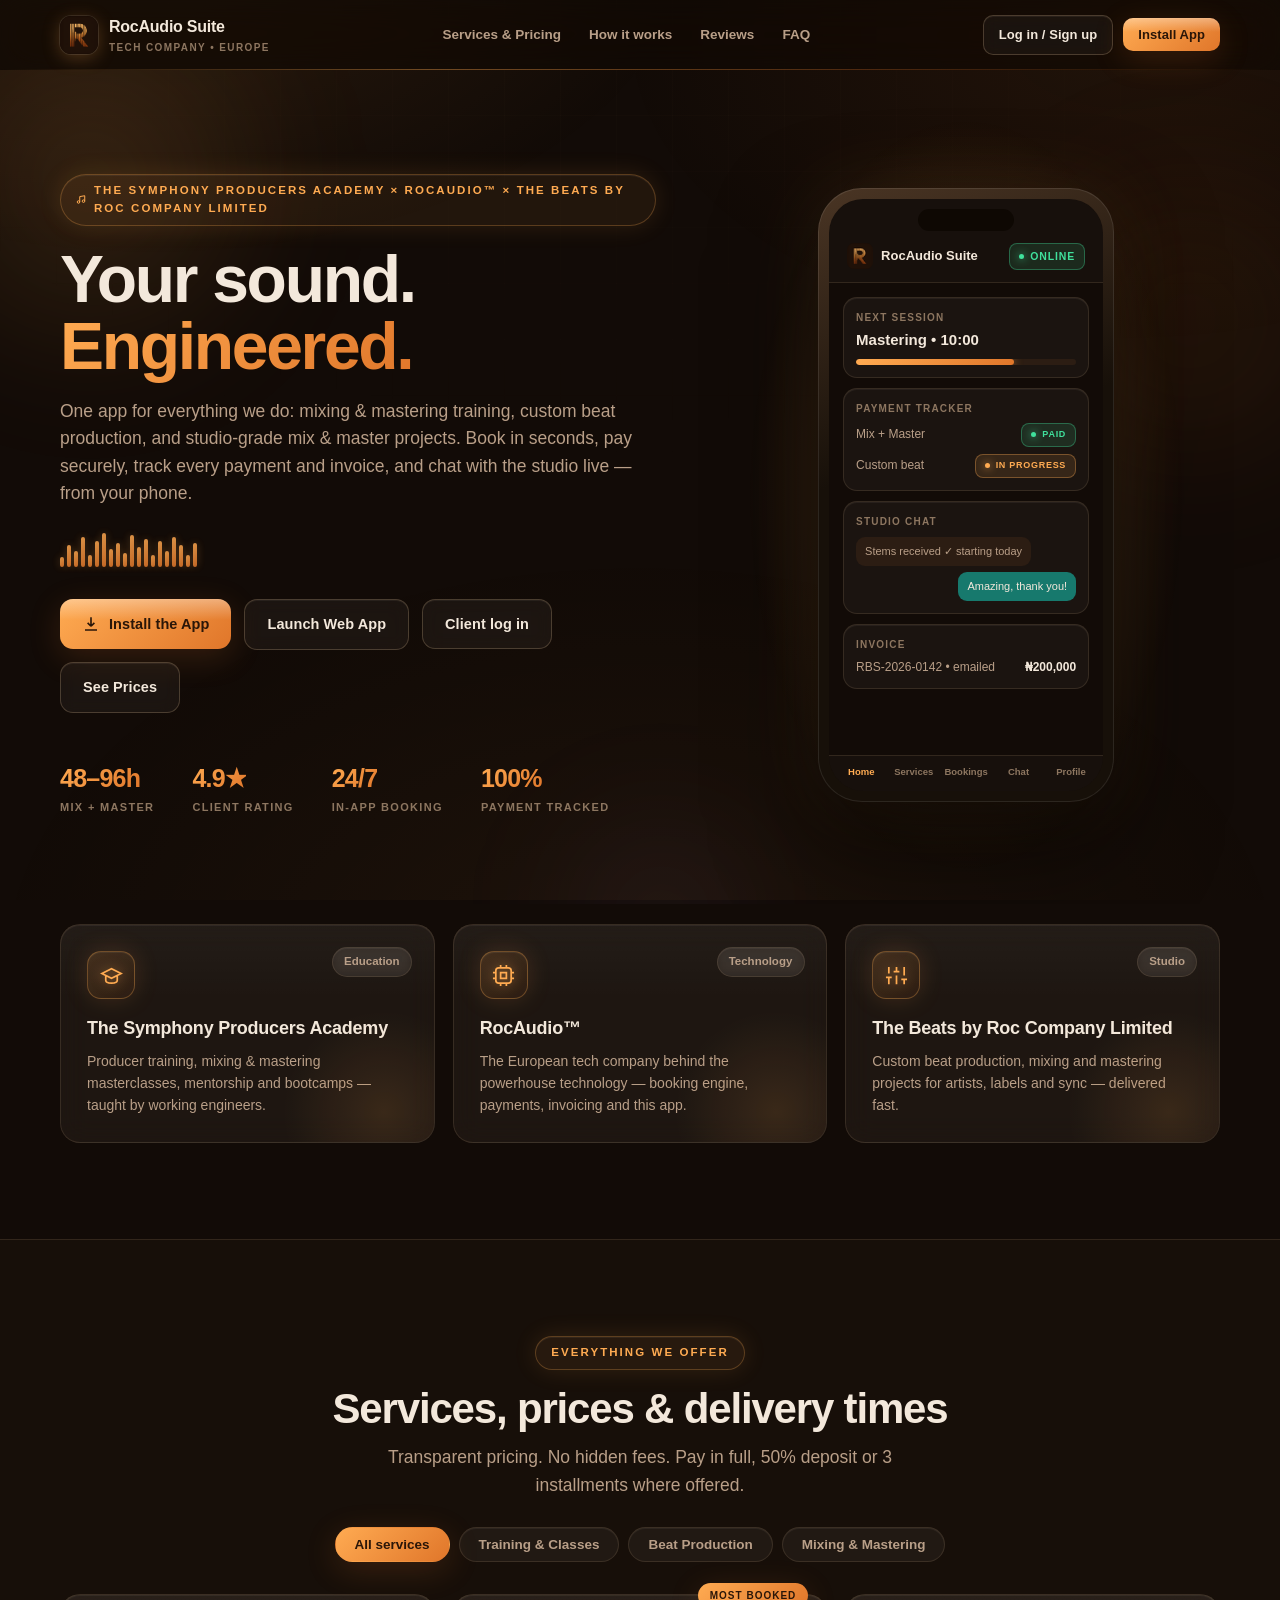
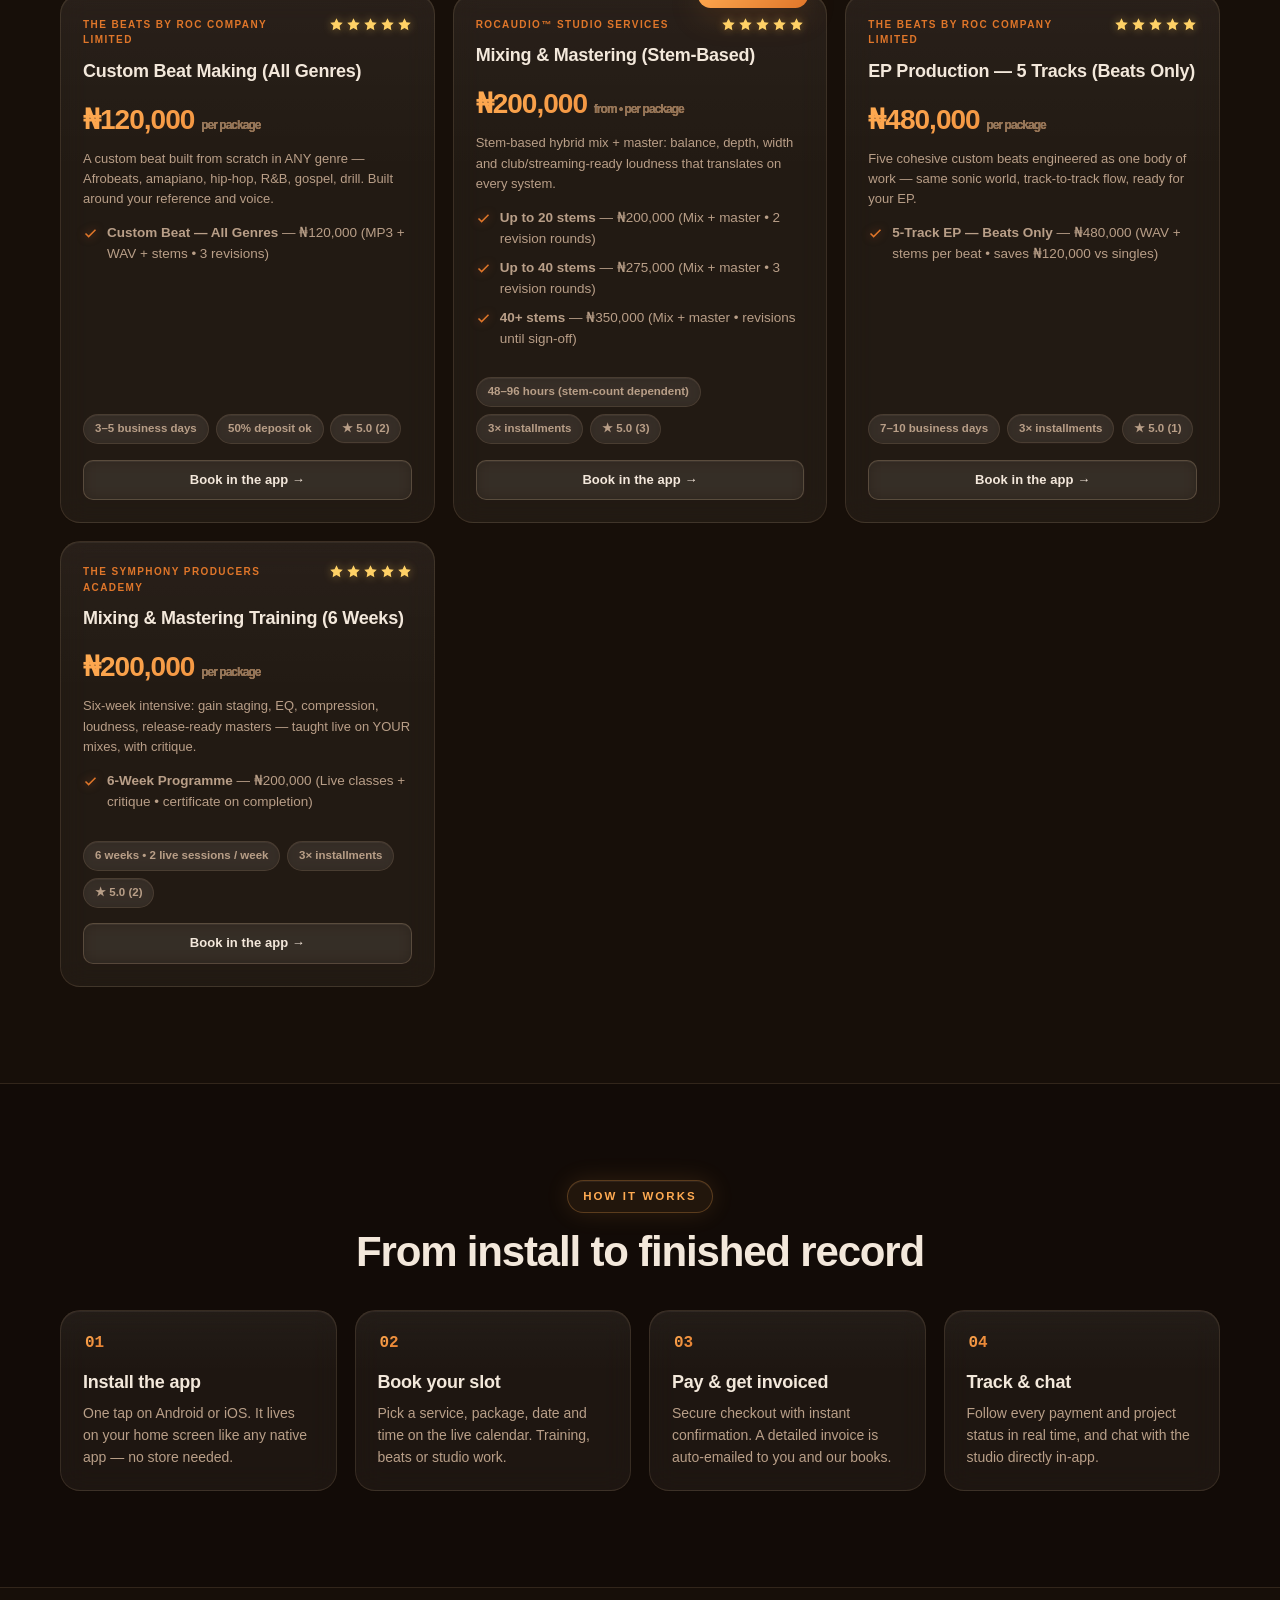
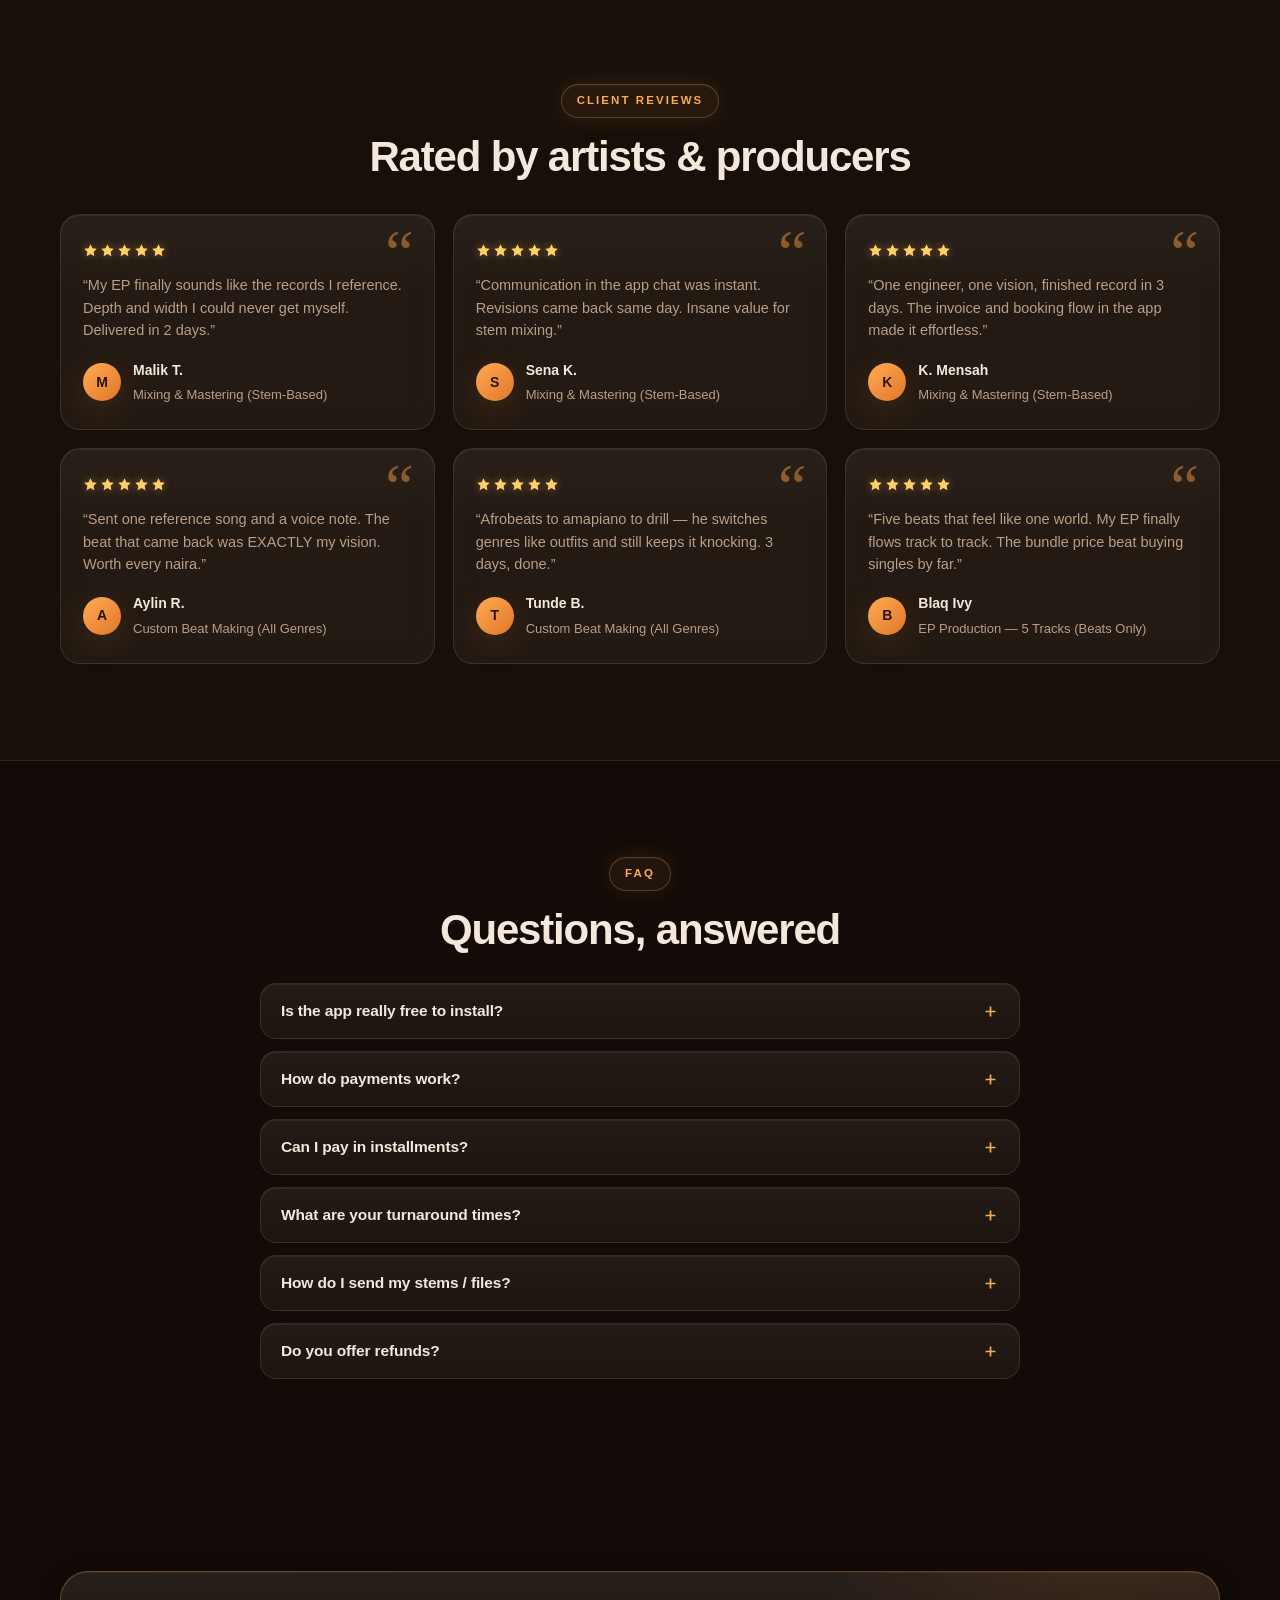
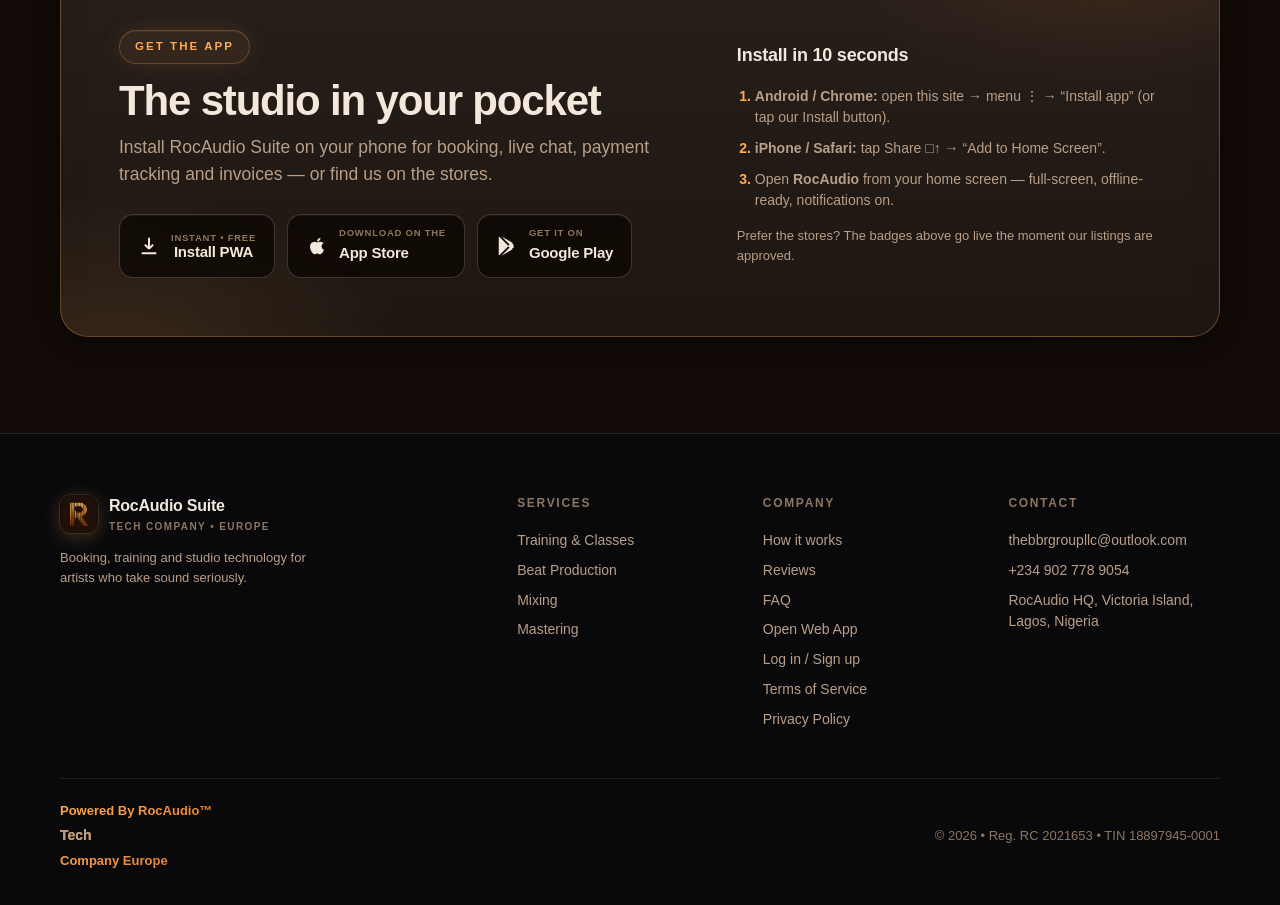
<file: preview-landing.html>
<!DOCTYPE html>
<html lang="en">
<head>
<meta charset="UTF-8">
<meta name="viewport" content="width=device-width, initial-scale=1.0, viewport-fit=cover">
<title>RocAudio Suite — Booking, Training & Studio App | Beats by Roc</title>
<meta name="description" content="Book mixing & mastering training, custom beat production and studio mix/master projects in one app. The Symphony Producers Academy × RocAudio™ × The Beats by Roc Company.">
<meta name="theme-color" content="#120b07">
<link rel="manifest" href="manifest.webmanifest">
<link rel="icon" type="image/png" href="[data-uri]">
<link rel="apple-touch-icon" href="[data-uri]">
<meta name="apple-mobile-web-app-capable" content="yes">
<meta name="apple-mobile-web-app-status-bar-style" content="black-translucent">
<meta property="og:title" content="RocAudio Suite — Your Sound. Engineered.">
<meta property="og:description" content="One app for training, beat production, mixing & mastering. Book, pay, track and chat — all in one place.">
<meta property="og:image" content="assets/logo-1024.png">
<meta property="og:type" content="website">
<style>
/* ============================================================
   RocAudio Suite — DESIGN SYSTEM v2 "STUDIO GLASS"
   Cold • minimal • professional • depth through light
   ============================================================ */

:root {
  --bg:        #120b07;
  --bg-2:      #170f09;
  --surface:   rgba(255, 226, 196, .035);
  --surface-2: #221610;
  --surface-3: #2c1d13;
  --glass:     rgba(26, 15, 8, .62);
  --line:      rgba(226, 190, 150, .13);
  --line-2:    rgba(226, 190, 150, .24);
  --hi:        inset 0 1px 0 rgba(255, 235, 210, .06);
  --text:      #f3e8db;
  --muted:     #b99f88;
  --muted-2:   #8d7660;
  --ice:       #ffab52;
  --teal:      #e0762a;
  --grad:      linear-gradient(135deg, #ffab52 0%, #e0762a 100%);
  --grad-soft: linear-gradient(135deg, rgba(255, 171, 82, .16), rgba(224, 118, 42, .08));
  --ok:        #40e09c;
  --warn:      #ffd166;
  --danger:    #ff7070;
  --violet:    #c9a6ff;
  --r-xl: 24px; --r-lg: 20px; --r-md: 14px; --r-sm: 10px;
  --glow-ice:  0 8px 32px rgba(255, 171, 82, .22);
  --glow-teal: 0 8px 32px rgba(224, 118, 42, .18);
  --shadow:    0 24px 64px rgba(0, 0, 0, .55);
  --shadow-sm: 0 6px 24px rgba(0, 0, 0, .4);
  --font: -apple-system, BlinkMacSystemFont, "Segoe UI", Roboto, "Inter", "Helvetica Neue", Arial, sans-serif;
  --mono: ui-monospace, "SF Mono", SFMono-Regular, Menlo, Consolas, monospace;
}

* { margin: 0; padding: 0; box-sizing: border-box; }
html { -webkit-text-size-adjust: 100%; scroll-behavior: smooth; }
body {
  font-family: var(--font);
  background: var(--bg);
  color: var(--text);
  line-height: 1.55;
  -webkit-font-smoothing: antialiased;
  overflow-x: hidden;
}
/* ambient aurora + fine grid — the studio atmosphere */
body::before {
  content: ""; position: fixed; inset: 0; z-index: -2; pointer-events: none;
  background:
    radial-gradient(900px 520px at 12% -6%, rgba(255, 171, 82, .10), transparent 60%),
    radial-gradient(820px 500px at 88% 4%, rgba(224, 118, 42, .075), transparent 62%),
    radial-gradient(1100px 700px at 50% 108%, rgba(255, 171, 82, .05), transparent 60%);
}
body::after {
  content: ""; position: fixed; inset: 0; z-index: -1; pointer-events: none; opacity: .5;
  background:
    repeating-linear-gradient(0deg, rgba(226, 190, 150, .045) 0 1px, transparent 1px 56px),
    repeating-linear-gradient(90deg, rgba(226, 190, 150, .045) 0 1px, transparent 1px 56px);
  mask-image: radial-gradient(80% 60% at 50% 0%, #000 0%, transparent 90%);
  -webkit-mask-image: radial-gradient(80% 60% at 50% 0%, #000 0%, transparent 90%);
}
img { max-width: 100%; display: block; }
a { color: var(--ice); text-decoration: none; }
button { font-family: inherit; cursor: pointer; }
input, select, textarea { font-family: inherit; font-size: 15px; color: var(--text); }
::selection { background: rgba(255, 171, 82, .3); }
:focus-visible { outline: 2px solid var(--ice); outline-offset: 2px; border-radius: 6px; }
::-webkit-scrollbar { width: 9px; height: 9px; }
::-webkit-scrollbar-thumb { background: var(--surface-3); border-radius: 6px; }
::-webkit-scrollbar-track { background: transparent; }

/* ---------- layout helpers ---------- */
.container { width: min(1160px, 92%); margin: 0 auto; }
.section { padding: 96px 0; }
.eyebrow {
  display: inline-flex; align-items: center; gap: 8px;
  font-size: 11.5px; font-weight: 800; letter-spacing: .18em; text-transform: uppercase;
  color: var(--ice);
  background: rgba(255, 171, 82, .07);
  border: 1px solid rgba(255, 171, 82, .26);
  box-shadow: var(--hi), 0 0 24px rgba(255, 171, 82, .12);
  padding: 7px 15px; border-radius: 999px;
}
.h1 { font-size: clamp(36px, 6.4vw, 66px); line-height: 1.02; font-weight: 900; letter-spacing: -0.035em; }
.h2 { font-size: clamp(27px, 4.2vw, 42px); line-height: 1.1; font-weight: 850; letter-spacing: -0.028em; }
.h3 { font-size: 18px; font-weight: 750; letter-spacing: -0.012em; }
.lead { color: var(--muted); font-size: clamp(15px, 2vw, 17.5px); max-width: 60ch; }
.grad-text { background: var(--grad); -webkit-background-clip: text; background-clip: text; color: transparent; }
.muted { color: var(--muted); }
.small { font-size: 13px; }
.center { text-align: center; }

/* ---------- buttons ---------- */
.btn {
  position: relative; display: inline-flex; align-items: center; justify-content: center; gap: 9px;
  border: none; border-radius: 13px; padding: 13px 22px;
  font-size: 14.5px; font-weight: 750; letter-spacing: .005em;
  transition: transform .16s cubic-bezier(.2,.9,.3,1.4), box-shadow .16s ease, background .16s ease, border-color .16s;
  text-decoration: none; white-space: nowrap; overflow: hidden;
}
.btn:active { transform: scale(.965); }
.btn-primary {
  background: var(--grad); color: #2a1608;
  box-shadow: var(--hi), var(--glow-teal);
}
.btn-primary::after {
  content: ""; position: absolute; inset: 0;
  background: linear-gradient(180deg, rgba(255,255,255,.34), transparent 42%);
  pointer-events: none;
}
.btn-primary:hover { transform: translateY(-2px); box-shadow: var(--hi), 0 12px 40px rgba(255, 171, 82, .34); }
.btn-ghost {
  background: rgba(255, 255, 255, .045); color: var(--text);
  border: 1px solid var(--line-2); box-shadow: var(--hi);
  backdrop-filter: blur(8px); -webkit-backdrop-filter: blur(8px);
}
.btn-ghost:hover { background: rgba(255, 255, 255, .085); border-color: rgba(255, 171, 82, .55); transform: translateY(-1px); }
.btn-dark { background: var(--surface-2); color: var(--text); border: 1px solid var(--line); }
.btn-danger { background: rgba(255, 112, 112, .1); color: var(--danger); border: 1px solid rgba(255, 112, 112, .32); }
.btn-block { width: 100%; }
.btn-sm { padding: 9px 15px; font-size: 13px; border-radius: 10px; }
.btn[disabled] { opacity: .45; pointer-events: none; }

/* ---------- cards (glass) ---------- */
.card {
  position: relative;
  background: linear-gradient(180deg, rgba(255,255,255,.045), rgba(255,255,255,.015) 34%), var(--surface);
  backdrop-filter: blur(14px); -webkit-backdrop-filter: blur(14px);
  border: 1px solid var(--line);
  border-radius: var(--r-lg);
  box-shadow: var(--hi);
  padding: 22px;
}
.card-hover { transition: transform .2s cubic-bezier(.2,.9,.3,1.2), border-color .2s, box-shadow .2s; }
.card-hover:hover {
  transform: translateY(-4px);
  border-color: rgba(255, 171, 82, .42);
  box-shadow: var(--hi), var(--glow-ice);
}

/* ---------- chips / badges ---------- */
.chip {
  display: inline-flex; align-items: center; gap: 6px;
  font-size: 11.5px; font-weight: 650; color: var(--muted);
  background: rgba(255, 255, 255, .05); border: 1px solid var(--line);
  box-shadow: var(--hi); border-radius: 999px; padding: 5px 11px;
  backdrop-filter: blur(6px); -webkit-backdrop-filter: blur(6px);
}
.badge {
  display: inline-flex; align-items: center; gap: 6px;
  font-size: 10.5px; font-weight: 850; letter-spacing: .08em; text-transform: uppercase;
  border-radius: 8px; padding: 4px 9px;
}
.badge::before { content: ""; width: 5px; height: 5px; border-radius: 50%; background: currentColor; box-shadow: 0 0 8px currentColor; }
.badge.paid, .badge.confirmed, .badge.delivered, .badge.ok { background: rgba(64, 224, 156, .12); color: var(--ok); border: 1px solid rgba(64, 224, 156, .34); }
.badge.pending, .badge.awaiting_payment { background: rgba(255, 190, 85, .12); color: var(--warn); border: 1px solid rgba(255, 190, 85, .34); }
.badge.in_progress { background: rgba(255, 171, 82, .12); color: var(--ice); border: 1px solid rgba(255, 171, 82, .34); }
.badge.cancelled, .badge.failed, .badge.bad { background: rgba(255, 112, 112, .12); color: var(--danger); border: 1px solid rgba(255, 112, 112, .34); }
.badge.refunded { background: rgba(201, 166, 255, .12); color: var(--violet); border: 1px solid rgba(201, 166, 255, .34); }

/* ---------- forms ---------- */
.field { margin-bottom: 14px; text-align: left; }
.field label { display: block; font-size: 12px; font-weight: 700; letter-spacing: .06em; text-transform: uppercase; color: var(--muted-2); margin-bottom: 7px; }
.field input, .field select, .field textarea {
  width: 100%; background: rgba(14, 8, 4, .6); border: 1px solid var(--line-2);
  border-radius: 12px; padding: 12px 14px; outline: none;
  box-shadow: var(--hi); transition: border-color .15s, box-shadow .15s;
}
.field input:focus, .field select:focus, .field textarea:focus {
  border-color: var(--ice); box-shadow: var(--hi), 0 0 0 4px rgba(255, 171, 82, .13);
}
.field textarea { resize: vertical; min-height: 88px; }
.field .err { color: var(--danger); font-size: 12.5px; margin-top: 6px; display: none; }
.field.invalid input, .field.invalid select { border-color: var(--danger); }
.field.invalid .err { display: block; }

/* ---------- stars ---------- */
.stars { display: inline-flex; gap: 2px; vertical-align: middle; }
.stars svg { width: 15px; height: 15px; fill: var(--warn); filter: drop-shadow(0 0 5px rgba(255, 190, 85, .45)); }
.stars svg.off { fill: rgba(255, 255, 255, .14); filter: none; }
.stars.big svg { width: 26px; height: 26px; }
.stars.pick svg { cursor: pointer; width: 30px; height: 30px; transition: transform .12s; }
.stars.pick svg:hover { transform: scale(1.18) rotate(-4deg); }

/* ---------- modal (glass sheet) ---------- */
.modal-backdrop {
  position: fixed; inset: 0; z-index: 900;
  background: rgba(8, 4, 2, .66); backdrop-filter: blur(10px); -webkit-backdrop-filter: blur(10px);
  display: flex; align-items: center; justify-content: center; padding: 18px;
  animation: fadeIn .18s ease;
}
.modal {
  width: min(520px, 100%); max-height: 88vh; overflow-y: auto;
  background: linear-gradient(180deg, rgba(255,255,255,.05), rgba(255,255,255,.02) 30%), rgba(30, 18, 10, .92);
  backdrop-filter: blur(22px); -webkit-backdrop-filter: blur(22px);
  border: 1px solid var(--line-2);
  border-radius: var(--r-xl); padding: 26px; box-shadow: var(--shadow), var(--hi);
  animation: popIn .24s cubic-bezier(.2, 1.3, .4, 1);
}
.modal h3 { margin-bottom: 4px; letter-spacing: -0.02em; }
.modal .modal-sub { color: var(--muted); font-size: 14px; margin-bottom: 18px; }
@keyframes fadeIn { from { opacity: 0; } }
@keyframes popIn { from { opacity: 0; transform: scale(.93) translateY(10px); } }

/* ---------- toast ---------- */
#toasts { position: fixed; top: 16px; left: 50%; transform: translateX(-50%); z-index: 1200; display: flex; flex-direction: column; gap: 10px; width: min(420px, 92%); pointer-events: none; }
.toast {
  display: flex; gap: 11px; align-items: flex-start;
  background: rgba(32, 19, 10, .9); backdrop-filter: blur(16px); -webkit-backdrop-filter: blur(16px);
  border: 1px solid var(--line-2); border-left: 3px solid var(--ice);
  border-radius: 14px; padding: 13px 16px; box-shadow: var(--shadow-sm), var(--hi);
  animation: toastIn .28s cubic-bezier(.2, 1.3, .4, 1); font-size: 14px;
}
.toast.ok { border-left-color: var(--ok); }
.toast.warn { border-left-color: var(--warn); }
.toast.err { border-left-color: var(--danger); }
.toast b { display: block; font-size: 13.5px; }
.toast span { color: var(--muted); font-size: 13px; }
.toast.out { animation: toastOut .25s forwards; }
@keyframes toastIn { from { opacity: 0; transform: translateY(-16px) scale(.96); } }
@keyframes toastOut { to { opacity: 0; transform: translateY(-16px) scale(.96); } }

/* ---------- misc ---------- */
.divider { height: 1px; background: linear-gradient(90deg, transparent, var(--line-2), transparent); margin: 18px 0; }
.row { display: flex; align-items: center; gap: 10px; }
.row.between { justify-content: space-between; }
.grid { display: grid; gap: 18px; }
.hide { display: none !important; }
.spin {
  width: 20px; height: 20px; border-radius: 50%;
  border: 2.5px solid rgba(255, 255, 255, .2); border-top-color: #2a1608;
  animation: rot .7s linear infinite; display: inline-block;
}
@keyframes rot { to { transform: rotate(360deg); } }

.logo-mark { width: 38px; height: 38px; border-radius: 11px; box-shadow: 0 0 0 1px rgba(255,255,255,.09), 0 4px 18px rgba(255, 171, 82, .25); }
.brandline { display: flex; align-items: center; gap: 11px; font-weight: 800; letter-spacing: -0.015em; }
.brandline small { display: block; font-size: 10px; font-weight: 700; color: var(--muted-2); letter-spacing: .14em; text-transform: uppercase; }

/* scroll reveal (landing) */
.reveal { opacity: 0; transform: translateY(22px); transition: opacity .7s ease, transform .7s cubic-bezier(.2,.8,.2,1); }
.reveal.in { opacity: 1; transform: none; }

/* footer */
.footer { border-top: 1px solid var(--line); background: rgba(6, 9, 15, .7); backdrop-filter: blur(12px); -webkit-backdrop-filter: blur(12px); padding: 60px 0 34px; }
.footer .cols { display: grid; grid-template-columns: 2fr 1fr 1fr 1fr; gap: 34px; }
.footer h4 { font-size: 12px; letter-spacing: .14em; text-transform: uppercase; color: var(--muted-2); margin-bottom: 14px; }
.footer a { display: block; color: var(--muted); font-size: 14px; padding: 4px 0; transition: color .15s, transform .15s; }
.footer a:hover { color: var(--ice); transform: translateX(3px); }
.footer .powered {
  margin-top: 44px; padding-top: 22px; border-top: 1px solid var(--line);
  display: flex; flex-wrap: wrap; gap: 12px; align-items: center; justify-content: space-between;
  color: var(--muted-2); font-size: 13px;
}
.footer .powered b { color: var(--text); font-weight: 750; }
.footer .powered > span:first-child { background: var(--grad); -webkit-background-clip: text; background-clip: text; color: transparent; font-weight: 800; }

@media (max-width: 860px) {
  .section { padding: 64px 0; }
  .footer .cols { grid-template-columns: 1fr 1fr; }
}
@media (max-width: 520px) {
  .footer .cols { grid-template-columns: 1fr; }
}
@media (prefers-reduced-motion: reduce) {
  *, *::before, *::after { animation-duration: .001s !important; transition-duration: .001s !important; }
  html { scroll-behavior: auto; }
}

/* ---------- auth extras ---------- */
.remember { display: flex; gap: 8px; align-items: center; font-size: 12.5px; color: var(--muted); margin: 4px 0 2px; cursor: pointer; }
.remember input { accent-color: var(--teal); width: 15px; height: 15px; }
.linkish { background: none; border: none; color: var(--muted-2); font-size: 12px; text-decoration: underline; padding: 0; }
.linkish:hover { color: var(--ice); }
.secret-tap { color: inherit; text-decoration: none; cursor: default; user-select: none; -webkit-user-select: none; padding: 2px 1px; }

</style>
<style>
/* ============================================================
   RocAudio Suite — LANDING v2 "STUDIO GLASS"
   ============================================================ */

/* ---------- nav ---------- */
.nav {
  position: sticky; top: 0; z-index: 100;
  background: rgba(16, 9, 5, .68); backdrop-filter: blur(18px) saturate(1.5); -webkit-backdrop-filter: blur(18px) saturate(1.5);
}
.nav::after {
  content: ""; position: absolute; left: 0; right: 0; bottom: 0; height: 1px;
  background: linear-gradient(90deg, transparent, rgba(255, 171, 82, .4), rgba(224, 118, 42, .3), transparent);
}
.nav .inner { display: flex; align-items: center; justify-content: space-between; height: 70px; gap: 18px; }
.nav .links { display: flex; gap: 28px; }
.nav .links a { color: var(--muted); font-size: 13.5px; font-weight: 650; position: relative; padding: 6px 0; }
.nav .links a::after { content: ""; position: absolute; left: 0; right: 100%; bottom: 0; height: 2px; background: var(--grad); border-radius: 2px; transition: right .22s ease; }
.nav .links a:hover { color: var(--text); }
.nav .links a:hover::after { right: 0; }
.nav .cta { display: flex; gap: 10px; align-items: center; }
@media (max-width: 900px) { .nav .links { display: none; } }

/* ---------- hero ---------- */
.hero { position: relative; padding: 104px 0 88px; overflow: hidden; }
.hero .orb {
  position: absolute; border-radius: 50%; filter: blur(70px); pointer-events: none; opacity: .55;
  animation: float 12s ease-in-out infinite alternate;
}
.hero .orb.o1 { width: 460px; height: 460px; left: -140px; top: -120px; background: radial-gradient(circle, rgba(255, 171, 82, .32), transparent 65%); }
.hero .orb.o2 { width: 420px; height: 420px; right: -120px; top: 40px; background: radial-gradient(circle, rgba(224, 118, 42, .24), transparent 65%); animation-delay: -6s; }
.hero .orb.o3 { width: 300px; height: 300px; left: 40%; bottom: -160px; background: radial-gradient(circle, rgba(201, 166, 255, .16), transparent 65%); animation-delay: -3s; }
@keyframes float { from { transform: translateY(-16px) scale(1); } to { transform: translateY(18px) scale(1.06); } }
.hero .grid2 { position: relative; display: grid; grid-template-columns: 1.08fr .92fr; gap: 56px; align-items: center; }
.hero .brands { display: flex; flex-wrap: wrap; gap: 8px; margin: 22px 0 26px; }
.hero .ctas { display: flex; flex-wrap: wrap; gap: 13px; margin-top: 32px; }
.hero .stats { display: flex; gap: 38px; margin-top: 46px; flex-wrap: wrap; }
.hero .stats b { font-size: 25px; font-weight: 850; letter-spacing: -0.03em; background: var(--grad); -webkit-background-clip: text; background-clip: text; color: transparent; }
.hero .stats span { display: block; color: var(--muted-2); font-size: 11px; letter-spacing: .12em; text-transform: uppercase; font-weight: 800; margin-top: 2px; }

/* waveform divider */
.wave { display: flex; align-items: flex-end; gap: 3px; height: 34px; margin: 26px 0 4px; }
.wave i { width: 4px; border-radius: 2px; background: var(--grad); opacity: .85; animation: pulse 1.6s ease-in-out infinite; box-shadow: 0 0 8px rgba(255, 171, 82, .35); }
@keyframes pulse { 0%,100% { transform: scaleY(.55); } 50% { transform: scaleY(1); } }

/* phone mockup */
.phone {
  position: relative; width: 296px; margin: 0 auto;
  border-radius: 44px; padding: 11px;
  background: linear-gradient(160deg, #4a3524, #171009 42%);
  box-shadow: 0 40px 100px rgba(0, 0, 0, .65), inset 0 0 0 1px rgba(255,255,255,.09), 0 0 80px rgba(255, 171, 82, .12);
  animation: float 9s ease-in-out infinite alternate;
}
.phone .screen {
  border-radius: 34px; overflow: hidden; background: var(--bg);
  height: 592px; position: relative; display: flex; flex-direction: column;
}
.phone .notch { position: absolute; top: 10px; left: 50%; transform: translateX(-50%); width: 96px; height: 22px; background: #0e0803; border-radius: 12px; z-index: 5; }
.phone .p-head { padding: 44px 18px 12px; display: flex; justify-content: space-between; align-items: center; border-bottom: 1px solid var(--line); background: rgba(255,255,255,.02); }
.phone .p-body { flex: 1; padding: 14px; display: flex; flex-direction: column; gap: 10px; overflow: hidden; }
.p-card { background: rgba(255,255,255,.04); border: 1px solid var(--line); border-radius: 14px; padding: 12px; box-shadow: var(--hi); }
.p-card .t { font-size: 10px; color: var(--muted-2); letter-spacing: .12em; text-transform: uppercase; font-weight: 800; }
.p-card .v { font-size: 15px; font-weight: 750; margin-top: 3px; }
.p-bar { height: 6px; border-radius: 3px; background: var(--surface-3); margin-top: 8px; overflow: hidden; }
.p-bar i { display: block; height: 100%; border-radius: 3px; background: var(--grad); box-shadow: 0 0 10px rgba(255, 171, 82, .6); animation: load 2.6s ease-in-out infinite alternate; }
@keyframes load { from { width: 46%; } to { width: 82%; } }
.p-tabs { display: flex; border-top: 1px solid var(--line); padding: 9px 6px 12px; background: rgba(255,255,255,.02); }
.p-tabs span { flex: 1; text-align: center; font-size: 9.5px; color: var(--muted-2); font-weight: 750; }
.p-tabs span.on { color: var(--ice); }
.phone .glow { position: absolute; inset: -70px; background: radial-gradient(closest-side, rgba(255,171,82,.2), transparent); z-index: -1; }
@media (max-width: 980px) { .hero .grid2 { grid-template-columns: 1fr; } .phone { margin-top: 30px; } }

/* ---------- brand trio ---------- */
.trio { display: grid; grid-template-columns: repeat(3, 1fr); gap: 18px; }
.trio .card { position: relative; overflow: hidden; padding: 26px; }
.trio .card::before { content: ""; position: absolute; inset: auto -60px -80px auto; width: 220px; height: 220px; border-radius: 50%; background: radial-gradient(circle, rgba(255, 171, 82, .12), transparent 65%); }
.trio .icon { width: 48px; height: 48px; border-radius: 14px; display: grid; place-items: center; margin-bottom: 16px; background: var(--grad-soft); border: 1px solid rgba(255, 171, 82, .3); box-shadow: var(--hi), 0 0 24px rgba(255, 171, 82, .15); }
.trio .icon svg { width: 23px; height: 23px; stroke: var(--ice); fill: none; stroke-width: 1.8; filter: drop-shadow(0 0 6px rgba(255, 171, 82, .5)); }
.trio p { color: var(--muted); font-size: 14px; margin-top: 8px; }
.trio .tag { position: absolute; top: 22px; right: 22px; }
@media (max-width: 860px) { .trio { grid-template-columns: 1fr; } }

/* ---------- services / pricing ---------- */
.tabs { display: flex; gap: 9px; flex-wrap: wrap; margin: 28px 0 32px; }
.tabs button {
  background: rgba(255,255,255,.045); border: 1px solid var(--line); color: var(--muted);
  border-radius: 999px; padding: 9px 19px; font-size: 13.5px; font-weight: 750; box-shadow: var(--hi);
  transition: all .18s;
}
.tabs button:hover { color: var(--text); border-color: var(--line-2); }
.tabs button.on { background: var(--grad); border-color: transparent; color: #2a1608; box-shadow: var(--glow-teal); }
.svc-grid { display: grid; grid-template-columns: repeat(3, 1fr); gap: 18px; }
@media (max-width: 980px) { .svc-grid { grid-template-columns: 1fr 1fr; } }
@media (max-width: 640px) { .svc-grid { grid-template-columns: 1fr; } }
.svc { position: relative; display: flex; flex-direction: column; }
.svc .ribbon {
  position: absolute; top: -12px; right: 18px;
  background: var(--grad); color: #2a1608; font-size: 10px; font-weight: 900; letter-spacing: .1em;
  text-transform: uppercase; padding: 5px 12px; border-radius: 999px; box-shadow: var(--glow-teal);
}
.svc .head { display: flex; justify-content: space-between; align-items: flex-start; gap: 10px; }
.svc .brandtag { font-size: 10px; font-weight: 850; letter-spacing: .14em; text-transform: uppercase; color: var(--teal); }
.svc .price { font-size: 28px; font-weight: 850; letter-spacing: -0.035em; margin: 12px 0 2px; background: var(--grad); -webkit-background-clip: text; background-clip: text; color: transparent; }
.svc .price small { font-size: 12px; color: var(--muted-2); font-weight: 650; -webkit-text-fill-color: var(--muted-2); }
.svc ul { list-style: none; margin: 14px 0; display: flex; flex-direction: column; gap: 8px; flex: 1; }
.svc li { display: flex; gap: 9px; font-size: 13.5px; color: var(--muted); align-items: flex-start; }
.svc li svg { width: 15px; height: 15px; stroke: var(--teal); fill: none; stroke-width: 2.4; flex: none; margin-top: 3px; filter: drop-shadow(0 0 4px rgba(224, 118, 42, .5)); }
.svc .meta { display: flex; flex-wrap: wrap; gap: 7px; margin-top: 14px; }

/* ---------- how it works ---------- */
.steps { display: grid; grid-template-columns: repeat(4, 1fr); gap: 18px; counter-reset: step; }
.steps .card { position: relative; padding-top: 58px; }
.steps .card::before {
  counter-increment: step; content: "0" counter(step);
  position: absolute; top: 20px; left: 24px;
  font-size: 16px; font-weight: 900; font-family: var(--mono);
  background: var(--grad); -webkit-background-clip: text; background-clip: text; color: transparent;
}
.steps p { color: var(--muted); font-size: 14px; margin-top: 7px; }
@media (max-width: 900px) { .steps { grid-template-columns: 1fr 1fr; } }
@media (max-width: 540px) { .steps { grid-template-columns: 1fr; } }

/* ---------- reviews ---------- */
.rev-grid { display: grid; grid-template-columns: repeat(3, 1fr); gap: 18px; }
@media (max-width: 900px) { .rev-grid { grid-template-columns: 1fr; } }
.rev { position: relative; }
.rev::before {
  content: "“"; position: absolute; top: 6px; right: 20px; font-size: 64px; line-height: 1;
  background: var(--grad); -webkit-background-clip: text; background-clip: text; color: transparent; opacity: .5;
  font-family: Georgia, serif;
}
.rev .who { display: flex; align-items: center; gap: 12px; margin-top: 16px; }
.rev .av { width: 38px; height: 38px; border-radius: 50%; display: grid; place-items: center; font-weight: 850; font-size: 14px; color: #2a1608; background: var(--grad); box-shadow: var(--glow-teal); }
.rev p { color: var(--muted); font-size: 14.5px; }

/* ---------- faq ---------- */
.faq { max-width: 760px; margin: 0 auto; display: flex; flex-direction: column; gap: 12px; }
.faq .item { border: 1px solid var(--line); border-radius: 16px; background: linear-gradient(180deg, rgba(255,255,255,.04), rgba(255,255,255,.012)), var(--surface); backdrop-filter: blur(12px); box-shadow: var(--hi); overflow: hidden; transition: border-color .2s; }
.faq .item.open { border-color: rgba(255, 171, 82, .4); }
.faq button.q { width: 100%; background: none; border: none; color: var(--text); text-align: left; padding: 18px 20px; font-size: 15.5px; font-weight: 750; display: flex; justify-content: space-between; align-items: center; gap: 14px; letter-spacing: -0.01em; }
.faq button.q svg { width: 17px; height: 17px; stroke: var(--ice); stroke-width: 2.4; fill: none; transition: transform .25s cubic-bezier(.2,1.2,.4,1); flex: none; }
.faq .item.open button.q svg { transform: rotate(45deg); }
.faq .a { max-height: 0; overflow: hidden; transition: max-height .3s ease; color: var(--muted); font-size: 14.5px; }
.faq .a div { padding: 0 20px 18px; }

/* ---------- get the app ---------- */
.getapp {
  position: relative; border-radius: 28px; overflow: hidden; border: 1px solid rgba(255, 171, 82, .3);
  background:
    radial-gradient(500px 260px at 90% -10%, rgba(224, 118, 42, .14), transparent 60%),
    radial-gradient(500px 300px at 5% 110%, rgba(255, 171, 82, .13), transparent 60%),
    linear-gradient(180deg, rgba(255,255,255,.05), rgba(255,255,255,.015)), var(--surface);
  backdrop-filter: blur(16px); -webkit-backdrop-filter: blur(16px);
  box-shadow: var(--hi), var(--shadow-sm);
  padding: 58px; display: grid; grid-template-columns: 1.15fr .85fr; gap: 44px; align-items: center;
}
.getapp .stores { display: flex; gap: 12px; margin-top: 26px; flex-wrap: wrap; }
.store-badge {
  display: flex; align-items: center; gap: 11px; padding: 11px 18px;
  background: rgba(10, 5, 2, .7); border: 1px solid var(--line-2); border-radius: 14px; color: var(--text);
  box-shadow: var(--hi); transition: all .18s; cursor: pointer; text-decoration: none;
}
.store-badge:hover { transform: translateY(-2px); border-color: rgba(255, 171, 82, .55); box-shadow: var(--hi), var(--glow-ice); }
.store-badge svg { width: 22px; height: 22px; fill: var(--text); }
.store-badge small { display: block; font-size: 9.5px; color: var(--muted-2); letter-spacing: .08em; text-transform: uppercase; font-weight: 750; }
.store-badge b { font-size: 15px; letter-spacing: -0.015em; }
.getapp ol { margin: 16px 0 0 18px; color: var(--muted); font-size: 14px; display: flex; flex-direction: column; gap: 9px; }
.getapp li::marker { color: var(--ice); font-weight: 800; }
@media (max-width: 900px) { .getapp { grid-template-columns: 1fr; padding: 38px 26px; } }

/* ---------- section heads ---------- */
.shead { margin-bottom: 12px; }
.shead .h2 { margin: 16px 0 12px; }

@media (max-width: 400px) {
  .hero { padding: 60px 0 44px; }
  .phone { width: 246px; }
  .phone .screen { height: 496px; }
  .getapp { padding: 26px 16px; }
  .store-badge { padding: 9px 12px; }
  .nav .inner { height: 60px; }
  .nav .cta .btn { padding: 9px 12px; font-size: 12px; }
  .trio .card, .card { padding: 16px; }
}

</style>
</head>
<body>

<!-- ================= NAV ================= -->
<header class="nav">
  <div class="container inner">
    <a href="#" class="brandline" style="color:var(--text)">
      <img src="[data-uri]" class="logo-mark" alt="RocAudio logo">
      <span>RocAudio Suite<small id="nav-tag">Tech Company • Europe</small></span>
    </a>
    <nav class="links">
      <a href="#services">Services & Pricing</a>
      <a href="#how">How it works</a>
      <a href="#reviews">Reviews</a>
      <a href="#faq">FAQ</a>
    </nav>
    <div class="cta">
      <a class="btn btn-ghost btn-sm" href="app.html#/login">Log in / Sign up</a>
      <button class="btn btn-primary btn-sm" id="nav-install">Install App</button>
    </div>
  </div>
</header>

<!-- ================= HERO ================= -->
<section class="hero">
  <div class="orb o1" aria-hidden="true"></div>
  <div class="orb o2" aria-hidden="true"></div>
  <div class="orb o3" aria-hidden="true"></div>
  <div class="container grid2">
    <div>
      <span class="eyebrow">
        <svg width="13" height="13" viewBox="0 0 24 24" fill="none" stroke="currentColor" stroke-width="2.4"><path d="M9 18V5l12-2v13"/><circle cx="6" cy="18" r="3"/><circle cx="18" cy="16" r="3"/></svg>
        <span id="hero-eyebrow">The Symphony Producers Academy × RocAudio™ × Beats by Roc</span>
      </span>
      <h1 class="h1" style="margin-top:20px">Your sound.<br><span class="grad-text">Engineered.</span></h1>
      <p class="lead" style="margin-top:18px">
        One app for everything we do: mixing &amp; mastering training, custom beat production,
        and studio-grade mix &amp; master projects. Book in seconds, pay securely, track every
        payment and invoice, and chat with the studio live — from your phone.
      </p>
      <div class="wave" id="hero-wave" aria-hidden="true"></div>
      <div class="ctas">
        <button class="btn btn-primary" id="hero-install">
          <svg width="18" height="18" viewBox="0 0 24 24" fill="none" stroke="currentColor" stroke-width="2.2"><path d="M12 3v12m0 0l-4.5-4.5M12 15l4.5-4.5M4 20h16"/></svg>
          Install the App
        </button>
        <a class="btn btn-ghost" href="preview-app.html">Launch Web App</a>
        <a class="btn btn-ghost" href="app.html#/login">Client log in</a>
        <a class="btn btn-ghost" href="#services">See Prices</a>
      </div>
      <div class="stats">
        <div><b>48–96h</b><span>Mix + master</span></div>
        <div><b>4.9★</b><span>Client rating</span></div>
        <div><b>24/7</b><span>In-app booking</span></div>
        <div><b>100%</b><span>Payment tracked</span></div>
      </div>
    </div>

    <!-- CSS phone mockup -->
    <div class="phone" aria-hidden="true">
      <div class="glow"></div>
      <div class="screen">
        <div class="notch"></div>
        <div class="p-head">
          <div class="row" style="gap:8px">
            <img src="[data-uri]" style="width:26px;height:26px;border-radius:7px" alt="">
            <b style="font-size:13px">RocAudio Suite</b>
          </div>
          <span class="badge confirmed">Online</span>
        </div>
        <div class="p-body">
          <div class="p-card">
            <div class="t">Next session</div>
            <div class="v">Mastering • 10:00</div>
            <div class="p-bar"><i style="width:72%"></i></div>
          </div>
          <div class="p-card">
            <div class="t">Payment tracker</div>
            <div class="row between" style="margin-top:6px">
              <span style="font-size:12px;color:var(--muted)">Mix + Master</span>
              <span class="badge paid" style="font-size:9px">Paid</span>
            </div>
            <div class="row between" style="margin-top:7px">
              <span style="font-size:12px;color:var(--muted)">Custom beat</span>
              <span class="badge in_progress" style="font-size:9px">In progress</span>
            </div>
          </div>
          <div class="p-card">
            <div class="t">Studio chat</div>
            <div style="margin-top:8px;display:flex;flex-direction:column;gap:6px">
              <div style="align-self:flex-start;background:var(--surface-3);border-radius:9px;padding:6px 9px;font-size:11px;color:var(--muted)">Stems received ✓ starting today</div>
              <div style="align-self:flex-end;background:#17796d;border-radius:9px;padding:6px 9px;font-size:11px">Amazing, thank you!</div>
            </div>
          </div>
          <div class="p-card">
            <div class="t">Invoice</div>
            <div class="row between" style="margin-top:5px">
              <span style="font-size:12px;color:var(--muted)">RBS-2026-0142 • emailed</span>
              <b style="font-size:12px">₦200,000</b>
            </div>
          </div>
        </div>
        <div class="p-tabs">
          <span class="on">Home</span><span>Services</span><span>Bookings</span><span>Chat</span><span>Profile</span>
        </div>
      </div>
    </div>
  </div>
</section>

<!-- ================= BRAND TRIO ================= -->
<section class="section" style="padding-top:20px">
  <div class="container">
    <div class="trio">
      <div class="card card-hover">
        <span class="tag chip">Education</span>
        <div class="icon"><svg viewBox="0 0 24 24"><path d="M22 10L12 5 2 10l10 5 10-5zM6 12v5c0 1.7 2.7 3 6 3s6-1.3 6-3v-5"/></svg></div>
        <h3 class="h3" id="trio-1">The Symphony Producers Academy</h3>
        <p>Producer training, mixing &amp; mastering masterclasses, mentorship and bootcamps — taught by working engineers.</p>
      </div>
      <div class="card card-hover">
        <span class="tag chip">Technology</span>
        <div class="icon"><svg viewBox="0 0 24 24"><rect x="4" y="4" width="16" height="16" rx="3"/><path d="M9 9h6v6H9zM9 1v3M15 1v3M9 20v3M15 20v3M1 9h3M1 15h3M20 9h3M20 15h3"/></svg></div>
        <h3 class="h3">RocAudio™</h3>
        <p>The European tech company behind the powerhouse technology — booking engine, payments, invoicing and this app.</p>
      </div>
      <div class="card card-hover">
        <span class="tag chip">Studio</span>
        <div class="icon"><svg viewBox="0 0 24 24"><path d="M4 21v-7M4 10V3M12 21v-9M12 8V3M20 21v-5M20 12V3M1 14h6M9 8h6M17 16h6"/></svg></div>
        <h3 class="h3" id="trio-3">The Beats by Roc Company</h3>
        <p>Custom beat production, mixing and mastering projects for artists, labels and sync — delivered fast.</p>
      </div>
    </div>
  </div>
</section>

<!-- ================= SERVICES & PRICING ================= -->
<section class="section" id="services" style="background:var(--bg-2);border-block:1px solid var(--line)">
  <div class="container">
    <div class="shead center">
      <span class="eyebrow">Everything we offer</span>
      <h2 class="h2">Services, prices &amp; delivery times</h2>
      <p class="lead" style="margin:0 auto">Transparent pricing. No hidden fees. Pay in full, 50% deposit or 3 installments where offered.</p>
    </div>
    <div class="tabs" id="svc-tabs" style="justify-content:center"></div>
    <div class="svc-grid" id="svc-grid"></div>
  </div>
</section>

<!-- ================= HOW IT WORKS ================= -->
<section class="section" id="how">
  <div class="container">
    <div class="shead center">
      <span class="eyebrow">How it works</span>
      <h2 class="h2">From install to finished record</h2>
    </div>
    <div class="steps" style="margin-top:34px">
      <div class="card"><h3 class="h3">Install the app</h3><p>One tap on Android or iOS. It lives on your home screen like any native app — no store needed.</p></div>
      <div class="card"><h3 class="h3">Book your slot</h3><p>Pick a service, package, date and time on the live calendar. Training, beats or studio work.</p></div>
      <div class="card"><h3 class="h3">Pay &amp; get invoiced</h3><p>Secure checkout with instant confirmation. A detailed invoice is auto-emailed to you and our books.</p></div>
      <div class="card"><h3 class="h3">Track &amp; chat</h3><p>Follow every payment and project status in real time, and chat with the studio directly in-app.</p></div>
    </div>
  </div>
</section>

<!-- ================= REVIEWS ================= -->
<section class="section" id="reviews" style="background:var(--bg-2);border-block:1px solid var(--line)">
  <div class="container">
    <div class="shead center">
      <span class="eyebrow">Client reviews</span>
      <h2 class="h2">Rated by artists &amp; producers</h2>
    </div>
    <div class="rev-grid" id="rev-grid" style="margin-top:34px"></div>
  </div>
</section>

<!-- ================= FAQ ================= -->
<section class="section" id="faq">
  <div class="container">
    <div class="shead center">
      <span class="eyebrow">FAQ</span>
      <h2 class="h2">Questions, answered</h2>
    </div>
    <div class="faq" style="margin-top:30px">
      <div class="item"><button class="q">Is the app really free to install? <svg viewBox="0 0 24 24"><path d="M12 5v14M5 12h14"/></svg></button><div class="a"><div>Yes. The RocAudio Suite app is free — you only pay for the services you book. It installs straight to your home screen on Android and iOS, and also appears in the App Store &amp; Google Play once listed.</div></div></div>
      <div class="item"><button class="q">How do payments work? <svg viewBox="0 0 24 24"><path d="M12 5v14M5 12h14"/></svg></button><div class="a"><div>Card, PayPal, Apple Pay, Google Pay or local bank transfer (NUBAN). Every payment is confirmed instantly in-app, tracked in your payment tracker, and mirrored by an automatic invoice emailed to you and to our business account.</div></div></div>
      <div class="item"><button class="q">Can I pay in installments? <svg viewBox="0 0 24 24"><path d="M12 5v14M5 12h14"/></svg></button><div class="a"><div>Most services offer pay-in-full, a 50% deposit (balance on delivery), or 3 monthly installments. The options available per service are shown at checkout.</div></div></div>
      <div class="item"><button class="q">What are your turnaround times? <svg viewBox="0 0 24 24"><path d="M12 5v14M5 12h14"/></svg></button><div class="a"><div>Mixing & mastering (stem-based) 48–96h • Custom beats 3–5 days • 5-track EP beats 7–10 days • Training runs 6 weeks. Rush bonuses are available at checkout.</div></div></div>
      <div class="item"><button class="q">How do I send my stems / files? <svg viewBox="0 0 24 24"><path d="M12 5v14M5 12h14"/></svg></button><div class="a"><div>After booking you receive a private upload link by email and in-app chat. We accept WAV/AIFF stems, zipped sessions and reference tracks up to 10 GB.</div></div></div>
      <div class="item"><button class="q">Do you offer refunds? <svg viewBox="0 0 24 24"><path d="M12 5v14M5 12h14"/></svg></button><div class="a"><div id="faq-refund">Deposits are refundable within 48h of booking if work hasn't started. Completed mixes/masters include free revision rounds until you're signed off.</div></div></div>
    </div>
  </div>
</section>

<!-- ================= GET THE APP ================= -->
<section class="section">
  <div class="container">
    <div class="getapp">
      <div>
        <span class="eyebrow">Get the app</span>
        <h2 class="h2" style="margin:14px 0 10px">The studio in your pocket</h2>
        <p class="lead">Install RocAudio Suite on your phone for booking, live chat, payment tracking and invoices — or find us on the stores.</p>
        <div class="stores">
          <button class="store-badge" id="store-pwa">
            <svg viewBox="0 0 24 24"><path d="M12 3v12m0 0l-4.5-4.5M12 15l4.5-4.5M4 20h16" fill="none" stroke="currentColor" stroke-width="2.2"/></svg>
            <span><small>Instant • free</small><b>Install PWA</b></span>
          </button>
          <a class="store-badge" id="badge-apple" href="#">
            <svg viewBox="0 0 24 24"><path d="M17.05 20.28c-.98.95-2.05.8-3.08.35-1.09-.46-2.09-.48-3.24 0-1.44.62-2.2.44-3.06-.35C2.79 15.25 3.51 7.59 9.05 7.31c1.35.07 2.29.74 3.08.8 1.18-.24 2.31-.93 3.57-.84 1.51.12 2.65.72 3.4 1.8-3.12 1.87-2.38 5.98.48 7.13-.57 1.5-1.31 2.99-2.54 4.09l.01-.01zM12.03 7.25c-.15-2.23 1.66-4.07 3.74-4.25.29 2.58-2.34 4.5-3.74 4.25z"/></svg>
            <span><small>Download on the</small><b>App Store</b></span>
          </a>
          <a class="store-badge" id="badge-play" href="#">
            <svg viewBox="0 0 24 24"><path d="M3.6 1.8L13.7 12 3.6 22.2c-.4-.2-.6-.6-.6-1.1V2.9c0-.5.2-.9.6-1.1zm11.5 8.8L6 1.5l12.1 6.9-3 2.2zm3.9 1.4c.6.4.6 1.6 0 2l-2.6 1.5-3.3-3.5 3.3-3.5 2.6 1.5zM6 22.5l9.1-9.1 3 2.2L6 22.5z"/></svg>
            <span><small>Get it on</small><b>Google Play</b></span>
          </a>
        </div>
      </div>
      <div>
        <h3 class="h3">Install in 10 seconds</h3>
        <ol>
          <li><b>Android / Chrome:</b> open this site → menu ⋮ → “Install app” (or tap our Install button).</li>
          <li><b>iPhone / Safari:</b> tap Share <b>□↑</b> → “Add to Home Screen”.</li>
          <li>Open <b>RocAudio</b> from your home screen — full-screen, offline-ready, notifications on.</li>
        </ol>
        <p class="small muted" style="margin-top:14px">Prefer the stores? The badges above go live the moment our listings are approved.</p>
      </div>
    </div>
  </div>
</section>

<!-- ================= FOOTER ================= -->
<footer class="footer">
  <div class="container">
    <div class="cols">
      <div>
        <div class="brandline" style="margin-bottom:14px">
          <img src="[data-uri]" class="logo-mark" alt="RocAudio logo">
          <span>RocAudio Suite<small id="foot-tag">Tech Company • Europe</small></span>
        </div>
        <p class="small muted" style="max-width:34ch">Booking, training and studio technology for artists who take sound seriously.</p>
      </div>
      <div>
        <h4>Services</h4>
        <a href="#services">Training & Classes</a>
        <a href="#services">Beat Production</a>
        <a href="#services">Mixing</a>
        <a href="#services">Mastering</a>
      </div>
      <div>
        <h4>Company</h4>
        <a href="#how">How it works</a>
        <a href="#reviews">Reviews</a>
        <a href="#faq">FAQ</a>
        <a href="preview-app.html">Open Web App</a>
        <a href="app.html#/login">Log in / Sign up</a>
        <a href="preview-legal.html#terms">Terms of Service</a>
        <a href="preview-legal.html#privacy">Privacy Policy</a>
      </div>
      <div>
        <h4>Contact</h4>
        <a id="foot-mail" href="mailto:thebbrgroupllc@outlook.com">thebbrgroupllc@outlook.com</a>
        <a id="foot-phone" href="tel:+2349027789054">+234 902 778 9054</a>
        <a id="foot-addr" href="#">Victoria Island, Lagos, Nigeria</a>
      </div>
    </div>
    <div class="powered">
      <span id="powered-line">Powered By RocAudio™ Tech Company Europe</span>
      <span>© <span id="year"></span> • <span id="vat-line"></span></span>
    </div>
  </div>
</footer>

<div id="toasts"></div>

<script>
/* ============================================================
   RocAudio Suite — MASTER CONFIG  (EDIT EVERYTHING HERE)
   ------------------------------------------------------------
   This is the ONLY file you need to touch to change:
   brand names, emails, currency, VAT, prices, delivery times,
   payment options, bonuses, store links, seed reviews.
   No other code changes required.
   ============================================================ */

const CONFIG = {
  /* ---------- BRAND ---------- */
  brand: {
    appName:        "RocAudio Suite",
    tagline:        "Book. Learn. Produce. Master.",
    academy:        "The Symphony Producers Academy",
    techCompany:    "RocAudio™",
    techCompanyTag: "Tech Company • Europe",
    productionCo:   "The Beats by Roc Company Limited",
    footerLine:     "Powered By RocAudio™ Tech Company Europe",
    businessEmail:  "thebbrgroupllc@outlook.com",   // invoices CC here
    supportEmail:   "iamyungroc@yahoo.com",
    invoiceEmail:   "thebbrgroupllc@outlook.com",  // sender shown on invoices
    phone:          "+234 902 778 9054",
    address:        "RocAudio HQ, Victoria Island, Lagos, Nigeria",
    vatNumber:      "RC 2021653 • TIN 18897945-0001",
    bankAccount:    "8247847726 • Moniepoint MFB — The Beats By Roc Company Limited",
    currency:       "NGN",
    currencySymbol: "₦",
    vatRate:        7.5,                     // Nigeria standard VAT
  },

  /* ---------- CLOUD SYNC (free Supabase — makes chat/bookings global) ----------
     1. supabase.com → New project (free)   2. run backend/supabase-schema.sql
     3. paste Project URL + anon key below  4. redeploy. Sync polls every 6s. */
  backend: {
    url: "https://myhawqjzpgxxadqjtzim.supabase.co",
    key: "sb_publishable_GOE4MhrusrrnKmhMYB6ILA_cvHxzItZ",   // publishable (browser-safe) key
  },

  /* ---------- STUDIO CONSOLE (producer side) ---------- */
  studio: {
    email: "iamyungroc@yahoo.com",       // <-- reserved admin contact (clients cannot register it)
    pinHash: "h2119354466",    // <-- hashed admin PIN. Plaintext never stored — safe for public repos.
    // Rotate: node tools/pin-hash.js <new-pin> → paste result here → redeploy. Per-device: Console → Change PIN.
    assistantDefault: true,    // studio assistant auto-replies when you're busy
  },

  /* ---------- BOOKING AVAILABILITY (studio calendar rules) ---------- */
  booking: {
    timezone: "Africa/Lagos",
    workDays: [1, 2, 3, 4, 5, 6],   // 0=Sun … 6=Sat  (Sundays closed)
    hours: ["09:00", "10:00", "11:00", "12:00", "13:00", "14:00", "15:00", "16:00", "17:00", "18:00"],
    note: "All times in studio time (WAT)",
  },

  /* ---------- REFUND / CANCELLATION POLICY (shown in Terms + FAQ) ---------- */
  refundPolicy: "Deposits are refundable within 48 hours of booking if work has not started. Completed mixes and masters include free revision rounds until client sign-off. Beat leases are non-refundable once untagged files have been delivered. Bookings can be cancelled in-app from the booking detail screen.",

  /* ---------- APP STORE LINKS (replace once listed) ---------- */
  storeLinks: {
    appStore:  "#",   // e.g. https://apps.apple.com/app/idXXXXXXXXX
    playStore: "#",   // e.g. https://play.google.com/store/apps/details?id=eu.rocaudio.suite
  },

  /* ---------- SERVICES CATALOG — YOUR REAL RATE CARD ----------
     category: "training" | "production" | "studio"              */
  services: [
    {
      id: "beat-making",
      category: "production",
      brand: "The Beats by Roc Company Limited",
      name: "Custom Beat Making (All Genres)",
      blurb: "A custom beat built from scratch in ANY genre — Afrobeats, amapiano, hip-hop, R&B, gospel, drill. Built around your reference and voice.",
      delivery: "3–5 business days",
      rating: 4.9,
      packages: [
        { id: "std", name: "Custom Beat — All Genres", price: 120000, note: "MP3 + WAV + stems • 3 revisions" },
      ],
      bonuses: [
        { id: "rush",  name: "24h rush delivery", price: 40000 },
        { id: "extra", name: "Extra revision round", price: 15000 },
      ],
      payOptions: ["full", "deposit"],
    },
    {
      id: "mix-master",
      category: "studio",
      brand: "RocAudio™ Studio Services",
      name: "Mixing & Mastering (Stem-Based)",
      popular: true,
      blurb: "Stem-based hybrid mix + master: balance, depth, width and club/streaming-ready loudness that translates on every system.",
      delivery: "48–96 hours (stem-count dependent)",
      rating: 5.0,
      packages: [
        { id: "s20", name: "Up to 20 stems", price: 200000, note: "Mix + master • 2 revision rounds" },
        { id: "s40", name: "Up to 40 stems", price: 275000, note: "Mix + master • 3 revision rounds" },
        { id: "s60", name: "40+ stems",      price: 350000, note: "Mix + master • revisions until sign-off" },
      ],
      bonuses: [
        { id: "rush",  name: "24h rush mix + master", price: 60000 },
        { id: "alt",   name: "Alternative master (radio / club)", price: 25000 },
        { id: "instr", name: "Instrumental + a cappella passes", price: 20000 },
      ],
      payOptions: ["full", "deposit", "split3"],
    },
    {
      id: "ep-beats",
      category: "production",
      brand: "The Beats by Roc Company Limited",
      name: "EP Production — 5 Tracks (Beats Only)",
      blurb: "Five cohesive custom beats engineered as one body of work — same sonic world, track-to-track flow, ready for your EP.",
      delivery: "7–10 business days",
      rating: 5.0,
      packages: [
        { id: "ep5", name: "5-Track EP — Beats Only", price: 480000, note: "WAV + stems per beat • saves ₦120,000 vs singles" },
      ],
      bonuses: [
        { id: "sixth", name: "Add a 6th beat", price: 90000 },
        { id: "rush",  name: "5-day rush delivery", price: 100000 },
      ],
      payOptions: ["full", "deposit", "split3"],
    },
    {
      id: "mm-training",
      category: "training",
      brand: "The Symphony Producers Academy",
      name: "Mixing & Mastering Training (6 Weeks)",
      blurb: "Six-week intensive: gain staging, EQ, compression, loudness, release-ready masters — taught live on YOUR mixes, with critique.",
      delivery: "6 weeks • 2 live sessions / week",
      rating: 4.9,
      packages: [
        { id: "six", name: "6-Week Programme", price: 200000, note: "Live classes + critique • certificate on completion" },
      ],
      bonuses: [
        { id: "rec",  name: "Session recordings + notes", price: 15000 },
        { id: "crit", name: "Private mix critique (30 min)", price: 25000 },
      ],
      payOptions: ["full", "split3"],
    },
  ],

  /* ---------- PAYMENT METHODS (demo gateway in this build) ---------- */
  paymentMethods: [
    { id: "card",   name: "Credit / Debit Card", note: "Visa • Mastercard • Verve" },
    { id: "paypal", name: "PayPal",              note: "Redirect checkout" },
    { id: "apple",  name: "Apple Pay",           note: "On iPhone & Mac" },
    { id: "google", name: "Google Pay",          note: "On Android & Chrome" },
    { id: "bank",   name: "Bank Transfer (NUBAN)", note: "Moniepoint • 1–2 business days" },
  ],

  /* ---------- SEED REVIEWS (shown until real ones arrive) ---------- */
  seedReviews: [
    { serviceId: "mix-master", name: "Malik T.", rating: 5, text: "My EP finally sounds like the records I reference. Depth and width I could never get myself. Delivered in 2 days." },
    { serviceId: "mix-master", name: "Sena K.",  rating: 5, text: "Communication in the app chat was instant. Revisions came back same day. Insane value for stem mixing." },
    { serviceId: "mix-master", name: "K. Mensah", rating: 5, text: "One engineer, one vision, finished record in 3 days. The invoice and booking flow in the app made it effortless." },
    { serviceId: "beat-making", name: "Aylin R.", rating: 5, text: "Sent one reference song and a voice note. The beat that came back was EXACTLY my vision. Worth every naira." },
    { serviceId: "beat-making", name: "Tunde B.", rating: 5, text: "Afrobeats to amapiano to drill — he switches genres like outfits and still keeps it knocking. 3 days, done." },
    { serviceId: "ep-beats", name: "Blaq Ivy", rating: 5, text: "Five beats that feel like one world. My EP finally flows track to track. The bundle price beat buying singles by far." },
    { serviceId: "mm-training", name: "Bram D.", rating: 5, text: "The live critique format changed how I hear my own mixes. Two weeks in and my low end is finally clean." },
    { serviceId: "mm-training", name: "Noor E.", rating: 5, text: "Six weeks, zero fluff. I released my first single the week after graduating. The certificate actually opened doors." },
  ],
};

/* Expose for Node-based tests / tooling (harmless in browser) */
if (typeof module !== "undefined" && module.exports) module.exports = CONFIG;

</script>
<script>
/* ============================================================
   RocAudio Suite — DATA LAYER (localStorage, offline-first)
   Users, sessions, bookings, payments, invoices, chat,
   reviews, notifications. Demo-grade persistence: swap this
   module for a real backend (Supabase/Firebase) in production.
   ============================================================ */

const RBS = (() => {
  "use strict";

  const mem = {}; // fallback when localStorage unavailable
  const store = {
    get(k) {
      try { return localStorage.getItem(k); } catch (e) { return mem[k] ?? null; }
    },
    set(k, v) {
      try { localStorage.setItem(k, v); } catch (e) { mem[k] = v; }
    },
    del(k) {
      try { localStorage.removeItem(k); } catch (e) { delete mem[k]; }
    },
  };

  const K = {
    users: "rbs_users", session: "rbs_session", bookings: "rbs_bookings",
    payments: "rbs_payments", invoices: "rbs_invoices", chat: "rbs_chat",
    reviews: "rbs_reviews", notifs: "rbs_notifs", seeded: "rbs_seeded_v1",
    assistant: "rbs_assistant_on", studiopin: "rbs_studio_pin", pinlock: "rbs_pin_lock",
  };

  const get = (k, fb) => { try { const v = JSON.parse(store.get(k)); return v == null ? fb : v; } catch (e) { return fb; } };
  const set = (k, v) => store.set(k, JSON.stringify(v));

  const uid = (p) => p + "_" + Date.now().toString(36) + Math.random().toString(36).slice(2, 7);
  const now = () => new Date().toISOString();

  /* demo-only hash (NOT for production) */
  const hash = (s) => { let h = 5381; for (let i = 0; i < s.length; i++) h = ((h << 5) + h + s.charCodeAt(i)) | 0; return "h" + (h >>> 0); };

  const money = (n) => {
    const sym = CONFIG.brand.currencySymbol;
    return sym + Number(n).toFixed(2).replace(/\.00$/, "").replace(/\B(?=(\d{3})+(?!\d))/g, ",");
  };
  const moneyFull = (n) => {
    const [i, d] = Number(n).toFixed(2).split(".");
    return CONFIG.brand.currencySymbol + i.replace(/\B(?=(\d{3})+(?!\d))/g, ",") + "." + d;
  };

  const dateStr = (d) => {
    const x = new Date(d);
    return x.getFullYear() + "-" + String(x.getMonth() + 1).padStart(2, "0") + "-" + String(x.getDate()).padStart(2, "0");
  };
  const prettyDate = (s) => {
    const d = new Date(s + (s.length === 10 ? "T12:00:00" : ""));
    return d.toLocaleDateString(undefined, { weekday: "short", day: "numeric", month: "short", year: "numeric" });
  };

  /* ---------------- AUTH ---------------- */
  const users = () => get(K.users, []);
  const saveUsers = (u) => set(K.users, u);

  function register({ name, email, phone, password }) {
    const list = users();
    email = String(email).trim().toLowerCase();
    if (!/^[^@\s]+@[^@\s]+\.[^@\s]+$/.test(email)) return { error: "Enter a valid email address." };
    if (!name || name.trim().length < 2) return { error: "Enter your full name." };
    if (!password || password.length < 6) return { error: "Password must be at least 6 characters." };
    if (list.some((u) => u.email === email)) return { error: "An account with this email already exists. Log in instead." };
    if (email === String((CONFIG.studio || {}).email || "").toLowerCase()) return { error: "This email is reserved for admin." };
    const user = { id: uid("usr"), name: name.trim(), email, phone: phone || "", password: hash(password), createdAt: now() };
    list.push(user); saveUsers(list);
    sessStore().setItem(K.session, user.id);
    notify(user.id, "Welcome to " + CONFIG.brand.appName, "Your account is ready. Book your first session and track everything here.");
    return { user };
  }

  function login(email, password) {
    const u = users().find((x) => x.email === String(email).trim().toLowerCase());
    if (!u || u.password !== hash(password)) return { error: "Incorrect email or password." };
    sessStore().setItem(K.session, u.id);
    return { user: u };
  }

  const memSess = {
    getItem(k) { return mem[k] ?? null; },
    setItem(k, v) { mem[k] = String(v); },
    removeItem(k) { delete mem[k]; },
  };
  const sessStore = () => {
    try { return localStorage.getItem("rbs_remember") === "0" ? sessionStorage : localStorage; }
    catch (e) { return memSess; }
  };
  const setRemember = (on) => { try { localStorage.setItem("rbs_remember", on ? "1" : "0"); } catch (e) {} };
  const getRemember = () => { try { return localStorage.getItem("rbs_remember") !== "0"; } catch (e) { return true; } };
  const logout = () => {
    try { localStorage.removeItem(K.session); } catch (e) {}
    try { sessionStorage.removeItem(K.session); } catch (e) {}
    delete mem[K.session];
  };
  const isStudio = () => {
    try { return sessionStorage.getItem(K.session) === "studio" || localStorage.getItem(K.session) === "studio"; }
    catch (e) { return mem[K.session] === "studio"; }
  };
  const LOCK_MS = 5 * 60 * 1000, MAX_TRIES = 5;
  function loginAdmin(pin) {
    const L = get(K.pinlock, { n: 0, t: 0 });
    if (L.n >= MAX_TRIES && Date.now() - L.t < LOCK_MS)
      return { error: "Too many attempts. Console locked for 5 minutes." };
    const stored = store.get(K.studiopin);
    const correct = stored ? stored === hash(pin) : hash(pin) === (CONFIG.studio || {}).pinHash;
    if (!correct) {
      L.n = (Date.now() - L.t < LOCK_MS ? L.n : 0) + 1; L.t = Date.now();
      set(K.pinlock, L);
      return { error: "Wrong PIN. " + Math.max(0, MAX_TRIES - L.n) + " attempt(s) left." };
    }
    set(K.pinlock, { n: 0, t: 0 });
    sessStore().setItem(K.session, "studio");
    return { ok: true };
  }
  function changeStudioPin(current, next) {
    const stored = store.get(K.studiopin);
    const okCur = stored ? stored === hash(current) : hash(current) === (CONFIG.studio || {}).pinHash;
    if (!okCur) return { error: "Current PIN incorrect." };
    if (!/^\d{4,8}$/.test(next)) return { error: "New PIN must be 4-8 digits." };
    store.set(K.studiopin, hash(next));
    return { ok: true };
  }
  const currentUser = () => {
    let id = null;
    try { id = sessionStorage.getItem(K.session) || localStorage.getItem(K.session); } catch (e) { id = store.get(K.session); }
    return id ? users().find((u) => u.id === id) || null : null;
  };
  function updateUser(id, patch) {
    const list = users(); const u = list.find((x) => x.id === id);
    if (!u) return { error: "User not found." };
    Object.assign(u, patch);
    if (patch.password) u.password = hash(patch.password);
    saveUsers(list); return { user: u };
  }

  /* ---------------- BOOKINGS ---------------- */
  const bookings = () => get(K.bookings, []);
  function createBooking(b) {
    const list = bookings();
    const booking = Object.assign({ id: uid("bkg"), createdAt: now(), status: "awaiting_payment" }, b);
    list.push(booking); set(K.bookings, list);
    return booking;
  }
  function updateBooking(id, patch) {
    const list = bookings(); const b = list.find((x) => x.id === id);
    if (!b) return null; Object.assign(b, patch); set(K.bookings, list); return b;
  }
  const userBookings = (uid_) => bookings().filter((b) => b.userId === uid_).sort((a, b) => (b.date + b.time).localeCompare(a.date + a.time));

  /* ---------------- PAYMENTS ---------------- */
  const payments = () => get(K.payments, []);
  function createPayment(p) {
    const list = payments();
    const pay = Object.assign({ id: uid("pay"), ref: ("RBS-" + Math.random().toString(36).slice(2, 8).toUpperCase()), createdAt: now() }, p);
    list.push(pay); set(K.payments, list);
    return pay;
  }
  const userPayments = (uid_) => payments().filter((p) => p.userId === uid_).sort((a, b) => b.createdAt.localeCompare(a.createdAt));

  /* ---------------- INVOICES ---------------- */
  const invoices = () => get(K.invoices, []);
  function createInvoice(inv) {
    const list = invoices();
    const num = "RBS-" + new Date().getFullYear() + "-" + String(list.length + 1).padStart(4, "0");
    const invoice = Object.assign({ id: uid("inv"), number: num, createdAt: now(), sentTo: [], sentAt: null }, inv);
    list.push(invoice); set(K.invoices, list);
    return invoice;
  }
  const getInvoice = (id) => invoices().find((i) => i.id === id) || null;
  const userInvoices = (uid_) => invoices().filter((i) => i.userId === uid_).sort((a, b) => b.createdAt.localeCompare(a.createdAt));

  /* simulate auto-send: client email + business copy */
  function sendInvoice(id) {
    const list = invoices(); const inv = list.find((i) => i.id === id);
    if (!inv) return null;
    const user = users().find((u) => u.id === inv.userId);
    inv.sentTo = [user ? user.email : "client", CONFIG.brand.businessEmail];
    inv.sentAt = now();
    set(K.invoices, list);
    return inv;
  }

  /* ---------------- CHAT ---------------- */
  const chatAll = () => get(K.chat, {});
  const thread = (uid_) => (chatAll()[uid_] || []);
  function sendMessage(uid_, from, text) {
    const all = chatAll();
    if (!all[uid_]) all[uid_] = [];
    const msg = { id: uid("msg"), from, text, ts: now() };
    all[uid_].push(msg); set(K.chat, all);
    return msg;
  }

  const svcFrom = (id) => CONFIG.services.find((s) => s.id === id);
  function proReply(text) {
    const t = String(text).toLowerCase();
    const B_ = CONFIG.brand;
    const list = (cat) => CONFIG.services.filter((s) => !cat || s.category === cat)
      .map((s) => "• " + s.name + " — from " + money(Math.min(...s.packages.map((p) => p.price))) + " (" + s.delivery + ")").join("\n");
    if (/(^|\s)(hi|hello|hey|good (day|morning|afternoon|evening))\b/.test(t))
      return "Good day, and welcome to the RocAudio Studio Desk.\nI can assist with: prices & packages, delivery times, bookings, payment options, invoices and training.\nType \"human\" at any time and Roc joins you personally. How may I help you today?";
    if (/price|cost|how much|rate|charge|fee/.test(t))
      return "Our current rate card:\n" + list() + "\nPayment plans: pay in full, 50% deposit, or 3 installments where offered. Shall I book you in?";
    if (/deliver|turnaround|how long|when will|eta/.test(t))
      return "Delivery commitments:\n" + CONFIG.services.map((s) => "• " + s.name + ": " + s.delivery).join("\n") + "\nRush options are available as bonuses at checkout.";
    if (/book|schedule|slot|calendar|reserve|appoint/.test(t))
      return "Booking takes under a minute:\n1. Services → choose your package & bonuses\n2. Pick a date & time on the calendar (" + CONFIG.booking.note + ", " + CONFIG.booking.timezone + ")\n3. Confirm & pay — invoice arrives by email instantly.\nWould you like me to recommend a package?";
    if (/pay|invoice|receipt|refund|deposit|installment|bank|card/.test(t))
      return "We accept: " + CONFIG.paymentMethods.map((m) => m.name).join(", ") + ".\nPlans: pay in full, 50% deposit (balance on delivery), or 3 monthly installments where offered.\nEvery payment is confirmed in-app and invoiced automatically to your email and our books.\nRefunds: " + CONFIG.refundPolicy;
    if (/train|class|course|learn|academy|bootcamp|mentor/.test(t))
      return "The Symphony Producers Academy runs:\n" + list("training") + "\nCertificates on completion. Which skill are we building first?";
    if (/beat|produce|production|instrumental/.test(t))
      return "The Beats by Roc Company Limited delivers:\n" + list("production") + "\nSend a reference track in chat and we'll match the vision.";
    if (/mix|master|stem/.test(t))
      return "RocAudio™ Studio Services:\n" + list("studio") + "\nStem-based, revision rounds included, club & streaming loudness targets honoured.";
    if (/human|roc\b|agent|manager|owner|staff|person/.test(t))
      return "Noted with care — I've escalated this to Roc personally.\nStudio desk hours: " + (CONFIG.booking.hours[0] || "09:00") + "–" + (CONFIG.booking.hours[CONFIG.booking.hours.length - 1] || "18:00") + " " + CONFIG.booking.timezone + ", Monday to Saturday. Expect a direct reply in this chat shortly.";
    if (/thank|thanks|appreciate|cheers/.test(t))
      return "Our pleasure — that's what the Studio Desk is for.\nAnything else I can arrange for you today?";
    if (/contact|email|phone|call|reach/.test(t))
      return "You can reach the business at " + B_.businessEmail + " or " + B_.phone + " — or right here in chat, which is monitored throughout studio hours.";
    return "Thank you for reaching out to the RocAudio Studio Desk.\nI can assist with: prices, delivery times, bookings, payment options, invoices, training and production enquiries — or type \"human\" for Roc directly.\nHow may I help you?";
  }
  const autoReply = (text) => proReply(text);

  /* ---------------- REVIEWS ---------------- */
  const reviews = () => get(K.reviews, []);
  function addReview(r) {
    const list = reviews();
    if (r.userId) {
      const mine = list.find((x) => x.userId === r.userId && x.serviceId === r.serviceId);
      if (mine) { mine.rating = r.rating; mine.text = r.text; mine.ts = now(); set(K.reviews, list); return mine; }
    }
    const rev = Object.assign({ id: uid("rev"), ts: now() }, r);
    list.push(rev); set(K.reviews, list);
    return rev;
  }
  function addReviewReply(reviewId, text) {
    const list = reviews(); const rev = list.find((x) => x.id === reviewId);
    if (!rev) return null;
    rev.reply = { text, ts: now() };
    set(K.reviews, list);
    if (rev.userId) notify(rev.userId, "The studio replied to your review", text.slice(0, 80), "#/service/" + rev.serviceId);
    return rev;
  }
  const canReview = (userId, serviceId) => bookings().some((b) => b.userId === userId && b.serviceId === serviceId && b.status === "delivered");
  const userReview = (userId, serviceId) => reviews().find((r) => r.userId === userId && r.serviceId === serviceId) || null;
  function serviceReviews(serviceId) {
    return reviews().filter((r) => r.serviceId === serviceId).sort((a, b) => b.ts.localeCompare(a.ts));
  }
  function serviceRating(serviceId) {
    const rs = serviceReviews(serviceId);
    if (!rs.length) return { avg: 0, count: 0 };
    return { avg: rs.reduce((s, r) => s + r.rating, 0) / rs.length, count: rs.length };
  }

  /* ---------------- NOTIFICATIONS ---------------- */
  const notifs = () => get(K.notifs, []);
  function notify(uid_, title, body, route) {
    const list = notifs();
    const n = { id: uid("ntf"), userId: uid_, title, body, ts: now(), read: false, route: route || "#/bookings" };
    list.push(n);
    set(K.notifs, list);
    /* browser notification if allowed — tappable: opens the app at the right screen */
    try {
      if (typeof Notification !== "undefined" && Notification.permission === "granted") {
        const bn = new Notification(title, { body, icon: "[data-uri]", tag: n.id });
        bn.onclick = (e) => {
          e.preventDefault();
          try { window.focus(); } catch (_) {}
          try { location.hash = n.route; } catch (_) {}
          try { bn.close(); } catch (_) {}
        };
      }
    } catch (e) { /* noop */ }
    return n;
  }
  const userNotifs = (uid_) => notifs().filter((n) => n.userId === uid_).sort((a, b) => b.ts.localeCompare(a.ts));
  const unreadCount = (uid_) => userNotifs(uid_).filter((n) => !n.read).length;
  function markAllRead(uid_) {
    const list = notifs();
    list.forEach((n) => { if (n.userId === uid_) n.read = true; });
    set(K.notifs, list);
  }

  /* ---------------- CLOUD SYNC MERGE ---------------- */
  function mergeRemote(name, rows) {
    if (!rows || !rows.length) return 0;
    let changed = 0;
    if (name === "chat") {
      const all = chatAll();
      rows.forEach((m) => {
        const arr = all[m.client_id] || [];
        if (!arr.some((x) => x.id === m.id)) { arr.push({ id: m.id, from: m.sender, text: m.body, ts: m.created_at }); changed++; }
        all[m.client_id] = arr;
      });
      if (changed) set(K.chat, all);
      return changed;
    }
    const KMAP = { users: K.users, bookings: K.bookings, payments: K.payments, invoices: K.invoices, reviews: K.reviews, notifs: K.notifs };
    const list = get(KMAP[name], []);
    const idx = {}; list.forEach((x, i) => idx[x.id] = i);
    rows.forEach((r) => {
      if (idx[r.id] == null) { list.push(r); changed++; }
      else if (JSON.stringify(list[idx[r.id]]) !== JSON.stringify(r)) { list[idx[r.id]] = r; changed++; }
    });
    if (changed) set(KMAP[name], list);
    return changed;
  }

  /* ---------------- STUDIO OPS ---------------- */
  const STATUS_LABEL = { awaiting_payment: "awaiting payment", confirmed: "confirmed", in_progress: "in progress", delivered: "delivered", cancelled: "cancelled" };
  function setBookingStatus(id, status) {
    const b = updateBooking(id, { status });
    if (!b) return null;
    notify(b.userId, "Booking " + STATUS_LABEL[status], b.serviceName + " (" + prettyDate(b.date) + " " + b.time + ") is now " + STATUS_LABEL[status] + ".", "#/bookings");
    sendMessage(b.userId, "studio", "Status update — " + b.serviceName + ": " + STATUS_LABEL[status] + ".");
    return b;
  }
  function markPaymentPaid(pid) {
    const list = payments(); const p = list.find((x) => x.id === pid);
    if (!p || p.status === "paid") return p;
    p.status = "paid"; p.paidAt = now(); set(K.payments, list);
    const il = invoices(); const inv = il.find((i) => i.bookingId === p.bookingId);
    if (inv) {
      inv.paid = Math.round((inv.paid + p.amount) * 100) / 100;
      if (inv.paid >= inv.total) inv.status = "paid";
      set(K.invoices, il);
    }
    notify(p.userId, "Payment confirmed ✓", moneyFull(p.amount) + " received. Thank you!", "#/payments");
    return p;
  }
  const getAssistant = () => { const v = store.get(K.assistant); return v == null ? ((CONFIG.studio || {}).assistantDefault !== false) : v === "1"; };
  const setAssistant = (on) => store.set(K.assistant, on ? "1" : "0");

  /* ---------------- SEED (first run) ---------------- */
  function seed() {
    if (store.get(K.seeded)) return;
    set(K.seeded, "1");
    (CONFIG.seedReviews || []).forEach((r) => addReview({ serviceId: r.serviceId, name: r.name, rating: r.rating, text: r.text, seeded: true }));

    /* demo account with history so the app is explorable instantly */
    const demo = { id: "usr_demo", name: "Demo Client", email: "demo@rocaudio.eu", phone: "+31 6 1234 5678", password: hash("demo1234"), createdAt: now() };
    saveUsers([demo]);

    const svc = CONFIG.services.find((s) => s.id === "mix-master");
    const pkg = svc.packages[0];
    const d1 = dateStr(Date.now() - 6 * 864e5), d2 = dateStr(Date.now() + 3 * 864e5);

    const netOf = (g) => Math.round(g / (1 + CONFIG.brand.vatRate / 100) * 100) / 100;
    const b1 = createBooking({ userId: demo.id, serviceId: svc.id, serviceName: svc.name, packageName: pkg.name, date: d1, time: "14:00", notes: "Single release — reference: warm analog.", status: "delivered", total: pkg.price, payOption: "full" });
    const p1 = createPayment({ userId: demo.id, bookingId: b1.id, amount: pkg.price, method: "card", status: "paid", paidAt: now() });
    sendInvoice(createInvoice({ userId: demo.id, bookingId: b1.id, lines: [{ label: svc.name + " — " + pkg.name, amount: pkg.price }], subtotal: netOf(pkg.price), vat: +(pkg.price - netOf(pkg.price)).toFixed(2), total: pkg.price, paid: p1.amount, status: "paid" }).id);

    const svc2 = CONFIG.services.find((s) => s.id === "beat-making");
    const pkg2 = svc2.packages[0];
    const b2 = createBooking({ userId: demo.id, serviceId: svc2.id, serviceName: svc2.name, packageName: pkg2.name, date: d2, time: "10:00", notes: "Afrobeats single, club + streaming masters.", status: "confirmed", total: pkg2.price, payOption: "full" });
    createPayment({ userId: demo.id, bookingId: b2.id, amount: pkg2.price, method: "paypal", status: "paid", paidAt: now() });
    sendInvoice(createInvoice({ userId: demo.id, bookingId: b2.id, lines: [{ label: svc2.name + " — " + pkg2.name, amount: pkg2.price }], subtotal: netOf(pkg2.price), vat: +(pkg2.price - netOf(pkg2.price)).toFixed(2), total: pkg2.price, paid: pkg2.price, status: "paid" }).id);

    sendMessage(demo.id, "studio", "Welcome to the RocAudio studio chat! Drop your references, stems questions or booking requests here — we usually reply within minutes.");
    notify(demo.id, "Booking confirmed", svc2.name + " on " + prettyDate(d2) + " at 10:00. Invoice sent to your email.");
  }

  return {
    get, set, uid, now, hash, money, moneyFull, dateStr, prettyDate,
    register, login, logout, currentUser, updateUser, users,
    bookings, createBooking, updateBooking, userBookings,
    payments, createPayment, userPayments,
    invoices, createInvoice, getInvoice, userInvoices, sendInvoice,
    chatAll, thread, sendMessage, autoReply,
    reviews, addReview, serviceReviews, serviceRating,
    notifs, notify, userNotifs, unreadCount, markAllRead,
    mergeRemote, setRemember, getRemember,
    seed, isStudio, loginAdmin, setBookingStatus, markPaymentPaid,
    getAssistant, setAssistant, canReview, userReview, addReviewReply, STATUS_LABEL,
    changeStudioPin,
  };
})();

if (typeof module !== "undefined" && module.exports) module.exports = RBS;

</script>
<script>
/* ============================================================
   RocAudio Suite — LANDING PAGE LOGIC
   ============================================================ */
(function () {
  "use strict";

  const B = CONFIG.brand;

  /* ---------- brand strings from config ---------- */
  document.getElementById("nav-tag").textContent = B.techCompanyTag;
  document.getElementById("foot-tag").textContent = B.techCompanyTag;
  document.getElementById("hero-eyebrow").textContent = B.academy + " × " + B.techCompany + " × " + B.productionCo;
  document.getElementById("trio-1").textContent = B.academy;
  document.getElementById("trio-3").textContent = B.productionCo;
  const pl = document.getElementById("powered-line");
  const plParts = String(B.footerLine).split("Tech");
  pl.innerHTML = plParts.length > 1
    ? plParts[0] + '<a class="secret-tap" href="app.html#/login?admin=1">Tech</a>' + plParts.slice(1).join("Tech")
    : B.footerLine;
  document.getElementById("foot-mail").textContent = B.businessEmail;
  document.getElementById("foot-mail").href = "mailto:" + B.businessEmail;
  document.getElementById("foot-phone").textContent = B.phone;
  document.getElementById("foot-addr").textContent = B.address;
  document.getElementById("vat-line").textContent = "Reg. " + B.vatNumber;
  document.getElementById("year").textContent = new Date().getFullYear();
  document.getElementById("badge-apple").href = CONFIG.storeLinks.appStore;
  document.getElementById("badge-play").href = CONFIG.storeLinks.playStore;
  document.getElementById("faq-refund").textContent = CONFIG.refundPolicy;

  /* ---------- animated hero waveform ---------- */
  const wave = document.getElementById("hero-wave");
  const heights = [10, 22, 16, 30, 12, 26, 34, 18, 24, 14, 32, 20, 28, 12, 26, 16, 30, 22, 12, 24];
  wave.innerHTML = heights.map((h, i) =>
    '<i style="height:' + h + 'px;animation-delay:' + (i * 0.07).toFixed(2) + 's"></i>').join("");

  /* ---------- services tabs + grid ---------- */
  const CATS = [
    { id: "all", label: "All services" },
    { id: "training", label: "Training & Classes" },
    { id: "production", label: "Beat Production" },
    { id: "studio", label: "Mixing & Mastering" },
  ];
  const tabsEl = document.getElementById("svc-tabs");
  const gridEl = document.getElementById("svc-grid");
  let curCat = "all";

  const CHECK = '<svg viewBox="0 0 24 24"><path d="M20 6L9 17l-5-5"/></svg>';

  function starRow(rating) {
    let s = '<span class="stars">';
    for (let i = 1; i <= 5; i++) {
      s += '<svg viewBox="0 0 24 24" class="' + (i <= Math.round(rating) ? "" : "off") + '"><path d="M12 2l3.09 6.26L22 9.27l-5 4.87 1.18 6.88L12 17.77l-6.18 3.25L7 14.14 2 9.27l6.91-1.01z"/></svg>';
    }
    return s + "</span>";
  }

  function renderTabs() {
    tabsEl.innerHTML = CATS.map((c) =>
      '<button data-c="' + c.id + '" class="' + (c.id === curCat ? "on" : "") + '">' + c.label + "</button>").join("");
    tabsEl.querySelectorAll("button").forEach((b) =>
      b.addEventListener("click", () => { curCat = b.dataset.c; renderTabs(); renderGrid(); }));
  }

  function renderGrid() {
    const list = CONFIG.services.filter((s) => curCat === "all" || s.category === curCat);
    gridEl.innerHTML = list.map((s) => {
      const from = Math.min(...s.packages.map((p) => p.price));
      const r = RBS.serviceRating(s.id);
      const rating = r.count ? r.avg : s.rating;
      const count = r.count || Math.round(s.rating * 37);
      return '<div class="card card-hover svc">' +
        (s.popular ? '<span class="ribbon">Most booked</span>' : "") +
        '<div class="head"><span class="brandtag">' + s.brand + "</span>" + starRow(rating) + "</div>" +
        '<h3 class="h3" style="margin-top:10px">' + s.name + "</h3>" +
        '<div class="price">' + RBS.money(from) + ' <small>' + (s.packages.length > 1 ? "from • per package" : "per package") + "</small></div>" +
        '<p class="small muted" style="margin-top:6px">' + s.blurb + "</p>" +
        "<ul>" + s.packages.map((p) => "<li>" + CHECK + "<span><b>" + p.name + "</b> — " + RBS.money(p.price) + " <span class='muted'>(" + p.note + ")</span></span></li>").join("") + "</ul>" +
        '<div class="meta">' +
        '<span class="chip">' + s.delivery + "</span>" +
        '<span class="chip">' + (s.payOptions.includes("split3") ? "3× installments" : s.payOptions.includes("deposit") ? "50% deposit ok" : "Pay in full") + "</span>" +
        '<span class="chip">★ ' + rating.toFixed(1) + " (" + count + ")</span>" +
        "</div>" +
        '<a class="btn btn-ghost btn-sm btn-block" style="margin-top:16px" href="app.html#/book/' + s.id + '">Book in the app →</a>' +
        "</div>";
    }).join("");
  }
  renderTabs(); renderGrid();

  /* ---------- reviews ---------- */
  RBS.seed();
  const revGrid = document.getElementById("rev-grid");
  const top = RBS.reviews().slice().sort((a, b) => b.rating - a.rating).slice(0, 6);
  revGrid.innerHTML = top.map((r) => {
    const svc = CONFIG.services.find((s) => s.id === r.serviceId);
    return '<div class="card card-hover rev">' + starRow(r.rating) +
      '<p style="margin-top:12px">“' + r.text + '”</p>' +
      '<div class="who"><span class="av">' + r.name.charAt(0) + "</span><span><b style='font-size:14px'>" + r.name +
      "</b><br><span class='small muted'>" + (svc ? svc.name : "") + "</span></span></div></div>";
  }).join("");

  /* ---------- FAQ accordion ---------- */
  document.querySelectorAll(".faq .item").forEach((item) => {
    const q = item.querySelector(".q"), a = item.querySelector(".a");
    q.addEventListener("click", () => {
      const open = item.classList.toggle("open");
      a.style.maxHeight = open ? a.scrollHeight + "px" : "0px";
    });
  });

  /* ---------- PWA install prompt ---------- */
  let deferred = null;
  window.addEventListener("beforeinstallprompt", (e) => { e.preventDefault(); deferred = e; });

  const isIOS = /iphone|ipad|ipod/i.test(navigator.userAgent);
  async function tryInstall() {
    if (deferred) { deferred.prompt(); const r = await deferred.userChoice; deferred = null; return r; }
    if (window.matchMedia("(display-mode: standalone)").matches) { toast("Already installed", "You're running the installed app right now.", "ok"); return; }
    if (isIOS) {
      toast("Install on iPhone", "Tap the Share button □↑ in Safari, then “Add to Home Screen”.", "ok");
    } else {
      toast("Install on Android", "Open the browser menu ⋮ and choose “Install app” / “Add to Home screen”.", "ok");
    }
  }
  ["nav-install", "hero-install", "store-pwa"].forEach((id) =>
    document.getElementById(id).addEventListener("click", tryInstall));

  /* ---------- toasts ---------- */
  function toast(title, body, kind) {
    const wrap = document.getElementById("toasts");
    const el = document.createElement("div");
    el.className = "toast " + (kind || "");
    el.innerHTML = "<div><b>" + title + "</b><span>" + body + "</span></div>";
    wrap.appendChild(el);
    setTimeout(() => { el.classList.add("out"); setTimeout(() => el.remove(), 260); }, 4200);
  }

  /* ---------- scroll-reveal choreography ---------- */
  const revealEls = document.querySelectorAll(".trio .card, .steps .card, .getapp, .shead, .rev-grid .card, .phone");
  revealEls.forEach((el, i) => {
    el.classList.add("reveal");
    el.style.transitionDelay = ((i % 4) * 70) + "ms";
  });
  if ("IntersectionObserver" in window) {
    const io = new IntersectionObserver((entries) => {
      entries.forEach((en) => { if (en.isIntersecting) { en.target.classList.add("in"); io.unobserve(en.target); } });
    }, { threshold: 0.12 });
    revealEls.forEach((el) => io.observe(el));
  } else {
    revealEls.forEach((el) => el.classList.add("in"));
  }

  /* ---------- service worker ---------- */
  if ("serviceWorker" in navigator) {
    window.addEventListener("load", () => navigator.serviceWorker.register("sw.js").catch(() => {}));
  }
})();

</script>
</body>
</html>
</file>
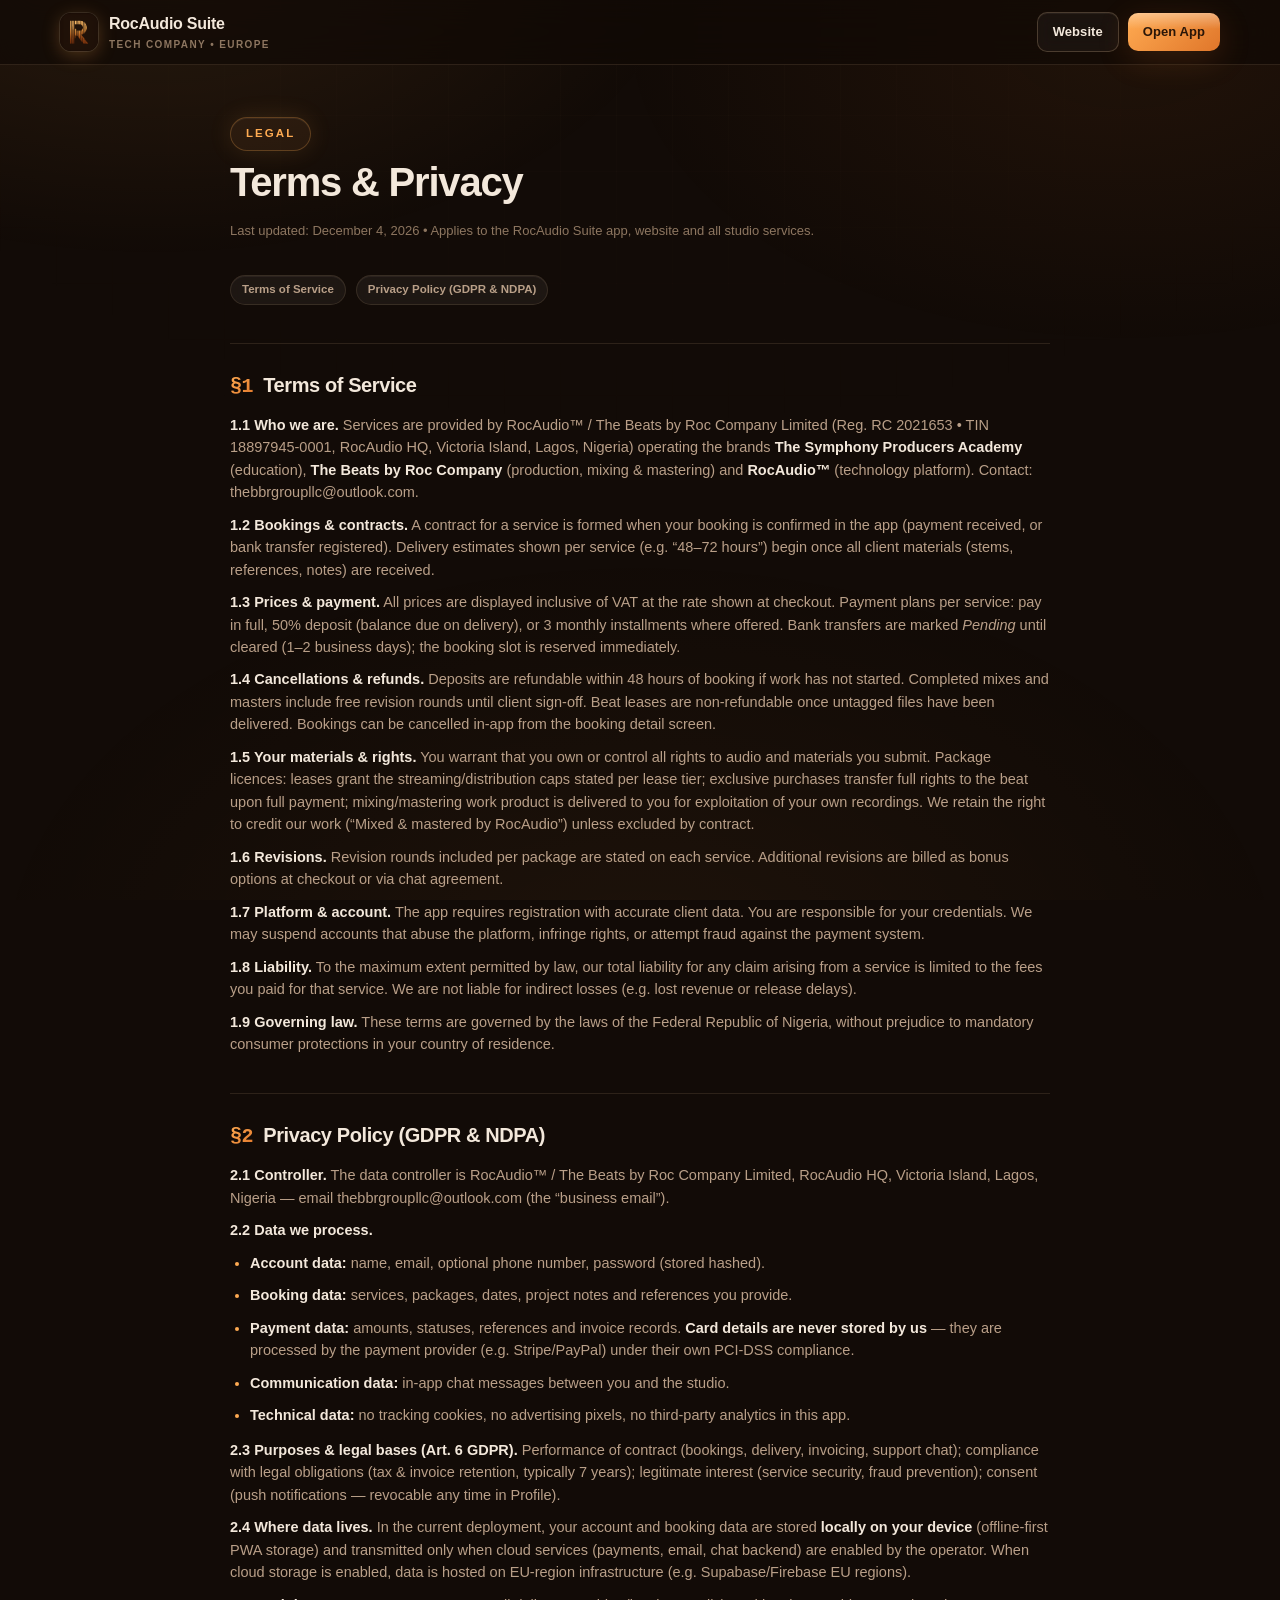
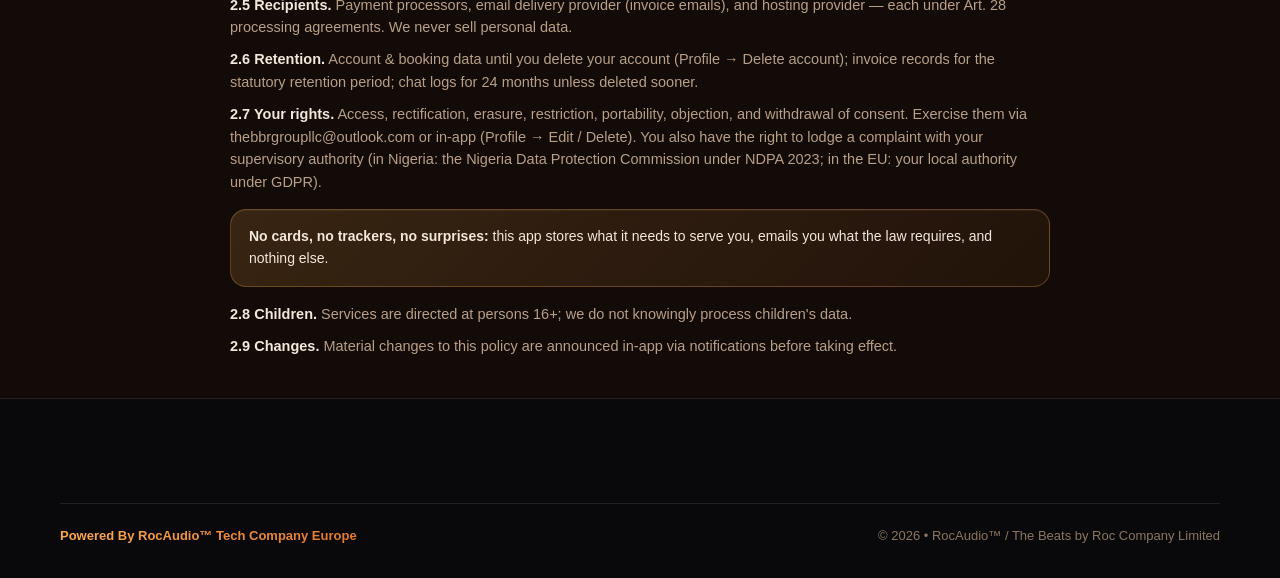
<file: preview-legal.html>
<!DOCTYPE html>
<html lang="en">
<head>
<meta charset="UTF-8">
<meta name="viewport" content="width=device-width, initial-scale=1.0">
<title>Terms & Privacy — RocAudio Suite</title>
<meta name="description" content="Terms of service and GDPR privacy policy for the RocAudio Suite app and studio services.">
<meta name="theme-color" content="#120b07">
<link rel="icon" type="image/png" href="[data-uri]">
<style>
/* ============================================================
   RocAudio Suite — DESIGN SYSTEM v2 "STUDIO GLASS"
   Cold • minimal • professional • depth through light
   ============================================================ */

:root {
  --bg:        #120b07;
  --bg-2:      #170f09;
  --surface:   rgba(255, 226, 196, .035);
  --surface-2: #221610;
  --surface-3: #2c1d13;
  --glass:     rgba(26, 15, 8, .62);
  --line:      rgba(226, 190, 150, .13);
  --line-2:    rgba(226, 190, 150, .24);
  --hi:        inset 0 1px 0 rgba(255, 235, 210, .06);
  --text:      #f3e8db;
  --muted:     #b99f88;
  --muted-2:   #8d7660;
  --ice:       #ffab52;
  --teal:      #e0762a;
  --grad:      linear-gradient(135deg, #ffab52 0%, #e0762a 100%);
  --grad-soft: linear-gradient(135deg, rgba(255, 171, 82, .16), rgba(224, 118, 42, .08));
  --ok:        #40e09c;
  --warn:      #ffd166;
  --danger:    #ff7070;
  --violet:    #c9a6ff;
  --r-xl: 24px; --r-lg: 20px; --r-md: 14px; --r-sm: 10px;
  --glow-ice:  0 8px 32px rgba(255, 171, 82, .22);
  --glow-teal: 0 8px 32px rgba(224, 118, 42, .18);
  --shadow:    0 24px 64px rgba(0, 0, 0, .55);
  --shadow-sm: 0 6px 24px rgba(0, 0, 0, .4);
  --font: -apple-system, BlinkMacSystemFont, "Segoe UI", Roboto, "Inter", "Helvetica Neue", Arial, sans-serif;
  --mono: ui-monospace, "SF Mono", SFMono-Regular, Menlo, Consolas, monospace;
}

* { margin: 0; padding: 0; box-sizing: border-box; }
html { -webkit-text-size-adjust: 100%; scroll-behavior: smooth; }
body {
  font-family: var(--font);
  background: var(--bg);
  color: var(--text);
  line-height: 1.55;
  -webkit-font-smoothing: antialiased;
  overflow-x: hidden;
}
/* ambient aurora + fine grid — the studio atmosphere */
body::before {
  content: ""; position: fixed; inset: 0; z-index: -2; pointer-events: none;
  background:
    radial-gradient(900px 520px at 12% -6%, rgba(255, 171, 82, .10), transparent 60%),
    radial-gradient(820px 500px at 88% 4%, rgba(224, 118, 42, .075), transparent 62%),
    radial-gradient(1100px 700px at 50% 108%, rgba(255, 171, 82, .05), transparent 60%);
}
body::after {
  content: ""; position: fixed; inset: 0; z-index: -1; pointer-events: none; opacity: .5;
  background:
    repeating-linear-gradient(0deg, rgba(226, 190, 150, .045) 0 1px, transparent 1px 56px),
    repeating-linear-gradient(90deg, rgba(226, 190, 150, .045) 0 1px, transparent 1px 56px);
  mask-image: radial-gradient(80% 60% at 50% 0%, #000 0%, transparent 90%);
  -webkit-mask-image: radial-gradient(80% 60% at 50% 0%, #000 0%, transparent 90%);
}
img { max-width: 100%; display: block; }
a { color: var(--ice); text-decoration: none; }
button { font-family: inherit; cursor: pointer; }
input, select, textarea { font-family: inherit; font-size: 15px; color: var(--text); }
::selection { background: rgba(255, 171, 82, .3); }
:focus-visible { outline: 2px solid var(--ice); outline-offset: 2px; border-radius: 6px; }
::-webkit-scrollbar { width: 9px; height: 9px; }
::-webkit-scrollbar-thumb { background: var(--surface-3); border-radius: 6px; }
::-webkit-scrollbar-track { background: transparent; }

/* ---------- layout helpers ---------- */
.container { width: min(1160px, 92%); margin: 0 auto; }
.section { padding: 96px 0; }
.eyebrow {
  display: inline-flex; align-items: center; gap: 8px;
  font-size: 11.5px; font-weight: 800; letter-spacing: .18em; text-transform: uppercase;
  color: var(--ice);
  background: rgba(255, 171, 82, .07);
  border: 1px solid rgba(255, 171, 82, .26);
  box-shadow: var(--hi), 0 0 24px rgba(255, 171, 82, .12);
  padding: 7px 15px; border-radius: 999px;
}
.h1 { font-size: clamp(36px, 6.4vw, 66px); line-height: 1.02; font-weight: 900; letter-spacing: -0.035em; }
.h2 { font-size: clamp(27px, 4.2vw, 42px); line-height: 1.1; font-weight: 850; letter-spacing: -0.028em; }
.h3 { font-size: 18px; font-weight: 750; letter-spacing: -0.012em; }
.lead { color: var(--muted); font-size: clamp(15px, 2vw, 17.5px); max-width: 60ch; }
.grad-text { background: var(--grad); -webkit-background-clip: text; background-clip: text; color: transparent; }
.muted { color: var(--muted); }
.small { font-size: 13px; }
.center { text-align: center; }

/* ---------- buttons ---------- */
.btn {
  position: relative; display: inline-flex; align-items: center; justify-content: center; gap: 9px;
  border: none; border-radius: 13px; padding: 13px 22px;
  font-size: 14.5px; font-weight: 750; letter-spacing: .005em;
  transition: transform .16s cubic-bezier(.2,.9,.3,1.4), box-shadow .16s ease, background .16s ease, border-color .16s;
  text-decoration: none; white-space: nowrap; overflow: hidden;
}
.btn:active { transform: scale(.965); }
.btn-primary {
  background: var(--grad); color: #2a1608;
  box-shadow: var(--hi), var(--glow-teal);
}
.btn-primary::after {
  content: ""; position: absolute; inset: 0;
  background: linear-gradient(180deg, rgba(255,255,255,.34), transparent 42%);
  pointer-events: none;
}
.btn-primary:hover { transform: translateY(-2px); box-shadow: var(--hi), 0 12px 40px rgba(255, 171, 82, .34); }
.btn-ghost {
  background: rgba(255, 255, 255, .045); color: var(--text);
  border: 1px solid var(--line-2); box-shadow: var(--hi);
  backdrop-filter: blur(8px); -webkit-backdrop-filter: blur(8px);
}
.btn-ghost:hover { background: rgba(255, 255, 255, .085); border-color: rgba(255, 171, 82, .55); transform: translateY(-1px); }
.btn-dark { background: var(--surface-2); color: var(--text); border: 1px solid var(--line); }
.btn-danger { background: rgba(255, 112, 112, .1); color: var(--danger); border: 1px solid rgba(255, 112, 112, .32); }
.btn-block { width: 100%; }
.btn-sm { padding: 9px 15px; font-size: 13px; border-radius: 10px; }
.btn[disabled] { opacity: .45; pointer-events: none; }

/* ---------- cards (glass) ---------- */
.card {
  position: relative;
  background: linear-gradient(180deg, rgba(255,255,255,.045), rgba(255,255,255,.015) 34%), var(--surface);
  backdrop-filter: blur(14px); -webkit-backdrop-filter: blur(14px);
  border: 1px solid var(--line);
  border-radius: var(--r-lg);
  box-shadow: var(--hi);
  padding: 22px;
}
.card-hover { transition: transform .2s cubic-bezier(.2,.9,.3,1.2), border-color .2s, box-shadow .2s; }
.card-hover:hover {
  transform: translateY(-4px);
  border-color: rgba(255, 171, 82, .42);
  box-shadow: var(--hi), var(--glow-ice);
}

/* ---------- chips / badges ---------- */
.chip {
  display: inline-flex; align-items: center; gap: 6px;
  font-size: 11.5px; font-weight: 650; color: var(--muted);
  background: rgba(255, 255, 255, .05); border: 1px solid var(--line);
  box-shadow: var(--hi); border-radius: 999px; padding: 5px 11px;
  backdrop-filter: blur(6px); -webkit-backdrop-filter: blur(6px);
}
.badge {
  display: inline-flex; align-items: center; gap: 6px;
  font-size: 10.5px; font-weight: 850; letter-spacing: .08em; text-transform: uppercase;
  border-radius: 8px; padding: 4px 9px;
}
.badge::before { content: ""; width: 5px; height: 5px; border-radius: 50%; background: currentColor; box-shadow: 0 0 8px currentColor; }
.badge.paid, .badge.confirmed, .badge.delivered, .badge.ok { background: rgba(64, 224, 156, .12); color: var(--ok); border: 1px solid rgba(64, 224, 156, .34); }
.badge.pending, .badge.awaiting_payment { background: rgba(255, 190, 85, .12); color: var(--warn); border: 1px solid rgba(255, 190, 85, .34); }
.badge.in_progress { background: rgba(255, 171, 82, .12); color: var(--ice); border: 1px solid rgba(255, 171, 82, .34); }
.badge.cancelled, .badge.failed, .badge.bad { background: rgba(255, 112, 112, .12); color: var(--danger); border: 1px solid rgba(255, 112, 112, .34); }
.badge.refunded { background: rgba(201, 166, 255, .12); color: var(--violet); border: 1px solid rgba(201, 166, 255, .34); }

/* ---------- forms ---------- */
.field { margin-bottom: 14px; text-align: left; }
.field label { display: block; font-size: 12px; font-weight: 700; letter-spacing: .06em; text-transform: uppercase; color: var(--muted-2); margin-bottom: 7px; }
.field input, .field select, .field textarea {
  width: 100%; background: rgba(14, 8, 4, .6); border: 1px solid var(--line-2);
  border-radius: 12px; padding: 12px 14px; outline: none;
  box-shadow: var(--hi); transition: border-color .15s, box-shadow .15s;
}
.field input:focus, .field select:focus, .field textarea:focus {
  border-color: var(--ice); box-shadow: var(--hi), 0 0 0 4px rgba(255, 171, 82, .13);
}
.field textarea { resize: vertical; min-height: 88px; }
.field .err { color: var(--danger); font-size: 12.5px; margin-top: 6px; display: none; }
.field.invalid input, .field.invalid select { border-color: var(--danger); }
.field.invalid .err { display: block; }

/* ---------- stars ---------- */
.stars { display: inline-flex; gap: 2px; vertical-align: middle; }
.stars svg { width: 15px; height: 15px; fill: var(--warn); filter: drop-shadow(0 0 5px rgba(255, 190, 85, .45)); }
.stars svg.off { fill: rgba(255, 255, 255, .14); filter: none; }
.stars.big svg { width: 26px; height: 26px; }
.stars.pick svg { cursor: pointer; width: 30px; height: 30px; transition: transform .12s; }
.stars.pick svg:hover { transform: scale(1.18) rotate(-4deg); }

/* ---------- modal (glass sheet) ---------- */
.modal-backdrop {
  position: fixed; inset: 0; z-index: 900;
  background: rgba(8, 4, 2, .66); backdrop-filter: blur(10px); -webkit-backdrop-filter: blur(10px);
  display: flex; align-items: center; justify-content: center; padding: 18px;
  animation: fadeIn .18s ease;
}
.modal {
  width: min(520px, 100%); max-height: 88vh; overflow-y: auto;
  background: linear-gradient(180deg, rgba(255,255,255,.05), rgba(255,255,255,.02) 30%), rgba(30, 18, 10, .92);
  backdrop-filter: blur(22px); -webkit-backdrop-filter: blur(22px);
  border: 1px solid var(--line-2);
  border-radius: var(--r-xl); padding: 26px; box-shadow: var(--shadow), var(--hi);
  animation: popIn .24s cubic-bezier(.2, 1.3, .4, 1);
}
.modal h3 { margin-bottom: 4px; letter-spacing: -0.02em; }
.modal .modal-sub { color: var(--muted); font-size: 14px; margin-bottom: 18px; }
@keyframes fadeIn { from { opacity: 0; } }
@keyframes popIn { from { opacity: 0; transform: scale(.93) translateY(10px); } }

/* ---------- toast ---------- */
#toasts { position: fixed; top: 16px; left: 50%; transform: translateX(-50%); z-index: 1200; display: flex; flex-direction: column; gap: 10px; width: min(420px, 92%); pointer-events: none; }
.toast {
  display: flex; gap: 11px; align-items: flex-start;
  background: rgba(32, 19, 10, .9); backdrop-filter: blur(16px); -webkit-backdrop-filter: blur(16px);
  border: 1px solid var(--line-2); border-left: 3px solid var(--ice);
  border-radius: 14px; padding: 13px 16px; box-shadow: var(--shadow-sm), var(--hi);
  animation: toastIn .28s cubic-bezier(.2, 1.3, .4, 1); font-size: 14px;
}
.toast.ok { border-left-color: var(--ok); }
.toast.warn { border-left-color: var(--warn); }
.toast.err { border-left-color: var(--danger); }
.toast b { display: block; font-size: 13.5px; }
.toast span { color: var(--muted); font-size: 13px; }
.toast.out { animation: toastOut .25s forwards; }
@keyframes toastIn { from { opacity: 0; transform: translateY(-16px) scale(.96); } }
@keyframes toastOut { to { opacity: 0; transform: translateY(-16px) scale(.96); } }

/* ---------- misc ---------- */
.divider { height: 1px; background: linear-gradient(90deg, transparent, var(--line-2), transparent); margin: 18px 0; }
.row { display: flex; align-items: center; gap: 10px; }
.row.between { justify-content: space-between; }
.grid { display: grid; gap: 18px; }
.hide { display: none !important; }
.spin {
  width: 20px; height: 20px; border-radius: 50%;
  border: 2.5px solid rgba(255, 255, 255, .2); border-top-color: #2a1608;
  animation: rot .7s linear infinite; display: inline-block;
}
@keyframes rot { to { transform: rotate(360deg); } }

.logo-mark { width: 38px; height: 38px; border-radius: 11px; box-shadow: 0 0 0 1px rgba(255,255,255,.09), 0 4px 18px rgba(255, 171, 82, .25); }
.brandline { display: flex; align-items: center; gap: 11px; font-weight: 800; letter-spacing: -0.015em; }
.brandline small { display: block; font-size: 10px; font-weight: 700; color: var(--muted-2); letter-spacing: .14em; text-transform: uppercase; }

/* scroll reveal (landing) */
.reveal { opacity: 0; transform: translateY(22px); transition: opacity .7s ease, transform .7s cubic-bezier(.2,.8,.2,1); }
.reveal.in { opacity: 1; transform: none; }

/* footer */
.footer { border-top: 1px solid var(--line); background: rgba(6, 9, 15, .7); backdrop-filter: blur(12px); -webkit-backdrop-filter: blur(12px); padding: 60px 0 34px; }
.footer .cols { display: grid; grid-template-columns: 2fr 1fr 1fr 1fr; gap: 34px; }
.footer h4 { font-size: 12px; letter-spacing: .14em; text-transform: uppercase; color: var(--muted-2); margin-bottom: 14px; }
.footer a { display: block; color: var(--muted); font-size: 14px; padding: 4px 0; transition: color .15s, transform .15s; }
.footer a:hover { color: var(--ice); transform: translateX(3px); }
.footer .powered {
  margin-top: 44px; padding-top: 22px; border-top: 1px solid var(--line);
  display: flex; flex-wrap: wrap; gap: 12px; align-items: center; justify-content: space-between;
  color: var(--muted-2); font-size: 13px;
}
.footer .powered b { color: var(--text); font-weight: 750; }
.footer .powered > span:first-child { background: var(--grad); -webkit-background-clip: text; background-clip: text; color: transparent; font-weight: 800; }

@media (max-width: 860px) {
  .section { padding: 64px 0; }
  .footer .cols { grid-template-columns: 1fr 1fr; }
}
@media (max-width: 520px) {
  .footer .cols { grid-template-columns: 1fr; }
}
@media (prefers-reduced-motion: reduce) {
  *, *::before, *::after { animation-duration: .001s !important; transition-duration: .001s !important; }
  html { scroll-behavior: auto; }
}

/* ---------- auth extras ---------- */
.remember { display: flex; gap: 8px; align-items: center; font-size: 12.5px; color: var(--muted); margin: 4px 0 2px; cursor: pointer; }
.remember input { accent-color: var(--teal); width: 15px; height: 15px; }
.linkish { background: none; border: none; color: var(--muted-2); font-size: 12px; text-decoration: underline; padding: 0; }
.linkish:hover { color: var(--ice); }
.secret-tap { color: inherit; text-decoration: none; cursor: default; user-select: none; -webkit-user-select: none; padding: 2px 1px; }

</style>
<style>
.legal-nav{position:sticky;top:0;z-index:10;background:rgba(16,9,5,.7);backdrop-filter:blur(16px);-webkit-backdrop-filter:blur(16px);border-bottom:1px solid var(--line)}
.legal-nav .in{display:flex;align-items:center;justify-content:space-between;height:64px}
.prose{max-width:820px;margin:0 auto;padding:52px 0 30px}
.prose h1{font-size:clamp(28px,4vw,40px);font-weight:900;letter-spacing:-.03em;margin-bottom:8px}
.prose .upd{color:var(--muted-2);font-size:13px;margin-bottom:34px}
.prose h2{font-size:20px;font-weight:800;letter-spacing:-.02em;margin:38px 0 12px;padding-top:26px;border-top:1px solid var(--line);scroll-margin-top:80px}
.prose h2 .num{background:var(--grad);-webkit-background-clip:text;background-clip:text;color:transparent;font-family:var(--mono);margin-right:10px}
.prose p,.prose li{color:var(--muted);font-size:14.5px;margin-bottom:10px}
.prose ul{margin:0 0 12px 20px}
.prose li::marker{color:var(--ice)}
.prose b{color:var(--text)}
.prose .callout{background:var(--grad-soft);border:1px solid rgba(255,171,82,.28);border-radius:16px;padding:16px 18px;margin:16px 0;box-shadow:var(--hi)}
.prose .callout p{margin:0;color:var(--text);font-size:14px}
.toc{display:flex;gap:10px;flex-wrap:wrap;margin:20px 0 8px}
</style>
</head>
<body>

<header class="legal-nav">
  <div class="container in">
    <a href="preview-landing.html" class="brandline" style="color:var(--text)">
      <img src="[data-uri]" class="logo-mark" alt="RocAudio logo">
      <span>RocAudio Suite<small id="lg-tag">Tech Company • Europe</small></span>
    </a>
    <div class="row" style="gap:9px">
      <a class="btn btn-ghost btn-sm" href="preview-landing.html">Website</a>
      <a class="btn btn-primary btn-sm" href="preview-app.html">Open App</a>
    </div>
  </div>
</header>

<main class="container prose">
  <span class="eyebrow">Legal</span>
  <h1>Terms & Privacy</h1>
  <p class="upd">Last updated: <span id="lg-date"></span> • Applies to the RocAudio Suite app, website and all studio services.</p>
  <div class="toc">
    <a class="chip" href="#terms">Terms of Service</a>
    <a class="chip" href="#privacy">Privacy Policy (GDPR & NDPA)</a>
  </div>

  <h2 id="terms"><span class="num">§1</span>Terms of Service</h2>
  <p><b>1.1 Who we are.</b> Services are provided by <span class="lg-co"></span> (<span class="lg-vat"></span>, <span class="lg-addr"></span>) operating the brands <b>The Symphony Producers Academy</b> (education), <b>The Beats by Roc Company</b> (production, mixing & mastering) and <b>RocAudio™</b> (technology platform). Contact: <span class="lg-mail"></span>.</p>
  <p><b>1.2 Bookings & contracts.</b> A contract for a service is formed when your booking is confirmed in the app (payment received, or bank transfer registered). Delivery estimates shown per service (e.g. “48–72 hours”) begin once all client materials (stems, references, notes) are received.</p>
  <p><b>1.3 Prices & payment.</b> All prices are displayed inclusive of VAT at the rate shown at checkout. Payment plans per service: pay in full, 50% deposit (balance due on delivery), or 3 monthly installments where offered. Bank transfers are marked <i>Pending</i> until cleared (1–2 business days); the booking slot is reserved immediately.</p>
  <p><b>1.4 Cancellations & refunds.</b> <span class="lg-refund"></span></p>
  <p><b>1.5 Your materials & rights.</b> You warrant that you own or control all rights to audio and materials you submit. Package licences: leases grant the streaming/distribution caps stated per lease tier; exclusive purchases transfer full rights to the beat upon full payment; mixing/mastering work product is delivered to you for exploitation of your own recordings. We retain the right to credit our work (“Mixed & mastered by RocAudio”) unless excluded by contract.</p>
  <p><b>1.6 Revisions.</b> Revision rounds included per package are stated on each service. Additional revisions are billed as bonus options at checkout or via chat agreement.</p>
  <p><b>1.7 Platform & account.</b> The app requires registration with accurate client data. You are responsible for your credentials. We may suspend accounts that abuse the platform, infringe rights, or attempt fraud against the payment system.</p>
  <p><b>1.8 Liability.</b> To the maximum extent permitted by law, our total liability for any claim arising from a service is limited to the fees you paid for that service. We are not liable for indirect losses (e.g. lost revenue or release delays).</p>
  <p><b>1.9 Governing law.</b> These terms are governed by the laws of the Federal Republic of Nigeria, without prejudice to mandatory consumer protections in your country of residence.</p>

  <h2 id="privacy"><span class="num">§2</span>Privacy Policy (GDPR & NDPA)</h2>
  <p><b>2.1 Controller.</b> The data controller is <span class="lg-co"></span>, <span class="lg-addr"></span> — email <span class="lg-mail"></span> (the “business email”).</p>
  <p><b>2.2 Data we process.</b></p>
  <ul>
    <li><b>Account data:</b> name, email, optional phone number, password (stored hashed).</li>
    <li><b>Booking data:</b> services, packages, dates, project notes and references you provide.</li>
    <li><b>Payment data:</b> amounts, statuses, references and invoice records. <b>Card details are never stored by us</b> — they are processed by the payment provider (e.g. Stripe/PayPal) under their own PCI-DSS compliance.</li>
    <li><b>Communication data:</b> in-app chat messages between you and the studio.</li>
    <li><b>Technical data:</b> no tracking cookies, no advertising pixels, no third-party analytics in this app.</li>
  </ul>
  <p><b>2.3 Purposes & legal bases (Art. 6 GDPR).</b> Performance of contract (bookings, delivery, invoicing, support chat); compliance with legal obligations (tax & invoice retention, typically 7 years); legitimate interest (service security, fraud prevention); consent (push notifications — revocable any time in Profile).</p>
  <p><b>2.4 Where data lives.</b> In the current deployment, your account and booking data are stored <b>locally on your device</b> (offline-first PWA storage) and transmitted only when cloud services (payments, email, chat backend) are enabled by the operator. When cloud storage is enabled, data is hosted on EU-region infrastructure (e.g. Supabase/Firebase EU regions).</p>
  <p><b>2.5 Recipients.</b> Payment processors, email delivery provider (invoice emails), and hosting provider — each under Art. 28 processing agreements. We never sell personal data.</p>
  <p><b>2.6 Retention.</b> Account & booking data until you delete your account (Profile → Delete account); invoice records for the statutory retention period; chat logs for 24 months unless deleted sooner.</p>
  <p><b>2.7 Your rights.</b> Access, rectification, erasure, restriction, portability, objection, and withdrawal of consent. Exercise them via <span class="lg-mail"></span> or in-app (Profile → Edit / Delete). You also have the right to lodge a complaint with your supervisory authority (in Nigeria: the Nigeria Data Protection Commission under NDPA 2023; in the EU: your local authority under GDPR).</p>
  <div class="callout"><p><b>No cards, no trackers, no surprises:</b> this app stores what it needs to serve you, emails you what the law requires, and nothing else.</p></div>
  <p><b>2.8 Children.</b> Services are directed at persons 16+; we do not knowingly process children's data.</p>
  <p><b>2.9 Changes.</b> Material changes to this policy are announced in-app via notifications before taking effect.</p>
</main>

<footer class="footer">
  <div class="container">
    <div class="powered">
      <span id="powered-line">Powered By RocAudio™ Tech Company Europe</span>
      <span>© <span id="year"></span> • <span class="lg-co"></span></span>
    </div>
  </div>
</footer>

<script>
/* ============================================================
   RocAudio Suite — MASTER CONFIG  (EDIT EVERYTHING HERE)
   ------------------------------------------------------------
   This is the ONLY file you need to touch to change:
   brand names, emails, currency, VAT, prices, delivery times,
   payment options, bonuses, store links, seed reviews.
   No other code changes required.
   ============================================================ */

const CONFIG = {
  /* ---------- BRAND ---------- */
  brand: {
    appName:        "RocAudio Suite",
    tagline:        "Book. Learn. Produce. Master.",
    academy:        "The Symphony Producers Academy",
    techCompany:    "RocAudio™",
    techCompanyTag: "Tech Company • Europe",
    productionCo:   "The Beats by Roc Company Limited",
    footerLine:     "Powered By RocAudio™ Tech Company Europe",
    businessEmail:  "thebbrgroupllc@outlook.com",   // invoices CC here
    supportEmail:   "iamyungroc@yahoo.com",
    invoiceEmail:   "thebbrgroupllc@outlook.com",  // sender shown on invoices
    phone:          "+234 902 778 9054",
    address:        "RocAudio HQ, Victoria Island, Lagos, Nigeria",
    vatNumber:      "RC 2021653 • TIN 18897945-0001",
    bankAccount:    "8247847726 • Moniepoint MFB — The Beats By Roc Company Limited",
    currency:       "NGN",
    currencySymbol: "₦",
    vatRate:        7.5,                     // Nigeria standard VAT
  },

  /* ---------- CLOUD SYNC (free Supabase — makes chat/bookings global) ----------
     1. supabase.com → New project (free)   2. run backend/supabase-schema.sql
     3. paste Project URL + anon key below  4. redeploy. Sync polls every 6s. */
  backend: {
    url: "https://myhawqjzpgxxadqjtzim.supabase.co",
    key: "sb_publishable_GOE4MhrusrrnKmhMYB6ILA_cvHxzItZ",   // publishable (browser-safe) key
  },

  /* ---------- STUDIO CONSOLE (producer side) ---------- */
  studio: {
    email: "iamyungroc@yahoo.com",       // <-- reserved admin contact (clients cannot register it)
    pinHash: "h2119354466",    // <-- hashed admin PIN. Plaintext never stored — safe for public repos.
    // Rotate: node tools/pin-hash.js <new-pin> → paste result here → redeploy. Per-device: Console → Change PIN.
    assistantDefault: true,    // studio assistant auto-replies when you're busy
  },

  /* ---------- BOOKING AVAILABILITY (studio calendar rules) ---------- */
  booking: {
    timezone: "Africa/Lagos",
    workDays: [1, 2, 3, 4, 5, 6],   // 0=Sun … 6=Sat  (Sundays closed)
    hours: ["09:00", "10:00", "11:00", "12:00", "13:00", "14:00", "15:00", "16:00", "17:00", "18:00"],
    note: "All times in studio time (WAT)",
  },

  /* ---------- REFUND / CANCELLATION POLICY (shown in Terms + FAQ) ---------- */
  refundPolicy: "Deposits are refundable within 48 hours of booking if work has not started. Completed mixes and masters include free revision rounds until client sign-off. Beat leases are non-refundable once untagged files have been delivered. Bookings can be cancelled in-app from the booking detail screen.",

  /* ---------- APP STORE LINKS (replace once listed) ---------- */
  storeLinks: {
    appStore:  "#",   // e.g. https://apps.apple.com/app/idXXXXXXXXX
    playStore: "#",   // e.g. https://play.google.com/store/apps/details?id=eu.rocaudio.suite
  },

  /* ---------- SERVICES CATALOG — YOUR REAL RATE CARD ----------
     category: "training" | "production" | "studio"              */
  services: [
    {
      id: "beat-making",
      category: "production",
      brand: "The Beats by Roc Company Limited",
      name: "Custom Beat Making (All Genres)",
      blurb: "A custom beat built from scratch in ANY genre — Afrobeats, amapiano, hip-hop, R&B, gospel, drill. Built around your reference and voice.",
      delivery: "3–5 business days",
      rating: 4.9,
      packages: [
        { id: "std", name: "Custom Beat — All Genres", price: 120000, note: "MP3 + WAV + stems • 3 revisions" },
      ],
      bonuses: [
        { id: "rush",  name: "24h rush delivery", price: 40000 },
        { id: "extra", name: "Extra revision round", price: 15000 },
      ],
      payOptions: ["full", "deposit"],
    },
    {
      id: "mix-master",
      category: "studio",
      brand: "RocAudio™ Studio Services",
      name: "Mixing & Mastering (Stem-Based)",
      popular: true,
      blurb: "Stem-based hybrid mix + master: balance, depth, width and club/streaming-ready loudness that translates on every system.",
      delivery: "48–96 hours (stem-count dependent)",
      rating: 5.0,
      packages: [
        { id: "s20", name: "Up to 20 stems", price: 200000, note: "Mix + master • 2 revision rounds" },
        { id: "s40", name: "Up to 40 stems", price: 275000, note: "Mix + master • 3 revision rounds" },
        { id: "s60", name: "40+ stems",      price: 350000, note: "Mix + master • revisions until sign-off" },
      ],
      bonuses: [
        { id: "rush",  name: "24h rush mix + master", price: 60000 },
        { id: "alt",   name: "Alternative master (radio / club)", price: 25000 },
        { id: "instr", name: "Instrumental + a cappella passes", price: 20000 },
      ],
      payOptions: ["full", "deposit", "split3"],
    },
    {
      id: "ep-beats",
      category: "production",
      brand: "The Beats by Roc Company Limited",
      name: "EP Production — 5 Tracks (Beats Only)",
      blurb: "Five cohesive custom beats engineered as one body of work — same sonic world, track-to-track flow, ready for your EP.",
      delivery: "7–10 business days",
      rating: 5.0,
      packages: [
        { id: "ep5", name: "5-Track EP — Beats Only", price: 480000, note: "WAV + stems per beat • saves ₦120,000 vs singles" },
      ],
      bonuses: [
        { id: "sixth", name: "Add a 6th beat", price: 90000 },
        { id: "rush",  name: "5-day rush delivery", price: 100000 },
      ],
      payOptions: ["full", "deposit", "split3"],
    },
    {
      id: "mm-training",
      category: "training",
      brand: "The Symphony Producers Academy",
      name: "Mixing & Mastering Training (6 Weeks)",
      blurb: "Six-week intensive: gain staging, EQ, compression, loudness, release-ready masters — taught live on YOUR mixes, with critique.",
      delivery: "6 weeks • 2 live sessions / week",
      rating: 4.9,
      packages: [
        { id: "six", name: "6-Week Programme", price: 200000, note: "Live classes + critique • certificate on completion" },
      ],
      bonuses: [
        { id: "rec",  name: "Session recordings + notes", price: 15000 },
        { id: "crit", name: "Private mix critique (30 min)", price: 25000 },
      ],
      payOptions: ["full", "split3"],
    },
  ],

  /* ---------- PAYMENT METHODS (demo gateway in this build) ---------- */
  paymentMethods: [
    { id: "card",   name: "Credit / Debit Card", note: "Visa • Mastercard • Verve" },
    { id: "paypal", name: "PayPal",              note: "Redirect checkout" },
    { id: "apple",  name: "Apple Pay",           note: "On iPhone & Mac" },
    { id: "google", name: "Google Pay",          note: "On Android & Chrome" },
    { id: "bank",   name: "Bank Transfer (NUBAN)", note: "Moniepoint • 1–2 business days" },
  ],

  /* ---------- SEED REVIEWS (shown until real ones arrive) ---------- */
  seedReviews: [
    { serviceId: "mix-master", name: "Malik T.", rating: 5, text: "My EP finally sounds like the records I reference. Depth and width I could never get myself. Delivered in 2 days." },
    { serviceId: "mix-master", name: "Sena K.",  rating: 5, text: "Communication in the app chat was instant. Revisions came back same day. Insane value for stem mixing." },
    { serviceId: "mix-master", name: "K. Mensah", rating: 5, text: "One engineer, one vision, finished record in 3 days. The invoice and booking flow in the app made it effortless." },
    { serviceId: "beat-making", name: "Aylin R.", rating: 5, text: "Sent one reference song and a voice note. The beat that came back was EXACTLY my vision. Worth every naira." },
    { serviceId: "beat-making", name: "Tunde B.", rating: 5, text: "Afrobeats to amapiano to drill — he switches genres like outfits and still keeps it knocking. 3 days, done." },
    { serviceId: "ep-beats", name: "Blaq Ivy", rating: 5, text: "Five beats that feel like one world. My EP finally flows track to track. The bundle price beat buying singles by far." },
    { serviceId: "mm-training", name: "Bram D.", rating: 5, text: "The live critique format changed how I hear my own mixes. Two weeks in and my low end is finally clean." },
    { serviceId: "mm-training", name: "Noor E.", rating: 5, text: "Six weeks, zero fluff. I released my first single the week after graduating. The certificate actually opened doors." },
  ],
};

/* Expose for Node-based tests / tooling (harmless in browser) */
if (typeof module !== "undefined" && module.exports) module.exports = CONFIG;

</script>
<script>
  const B = CONFIG.brand;
  document.getElementById("lg-tag").textContent = B.techCompanyTag;
  document.getElementById("lg-date").textContent = new Date().toLocaleDateString(undefined, { day: "numeric", month: "long", year: "numeric" });
  document.getElementById("powered-line").textContent = B.footerLine;
  document.getElementById("year").textContent = new Date().getFullYear();
  const fill = (cls, val) => document.querySelectorAll(cls).forEach((el) => el.textContent = val);
  fill(".lg-co", B.techCompany + " / " + B.productionCo);
  fill(".lg-vat", "Reg. " + B.vatNumber);
  fill(".lg-addr", B.address);
  fill(".lg-mail", B.businessEmail);
  fill(".lg-refund", CONFIG.refundPolicy);
</script>
</body>
</html>
</file>
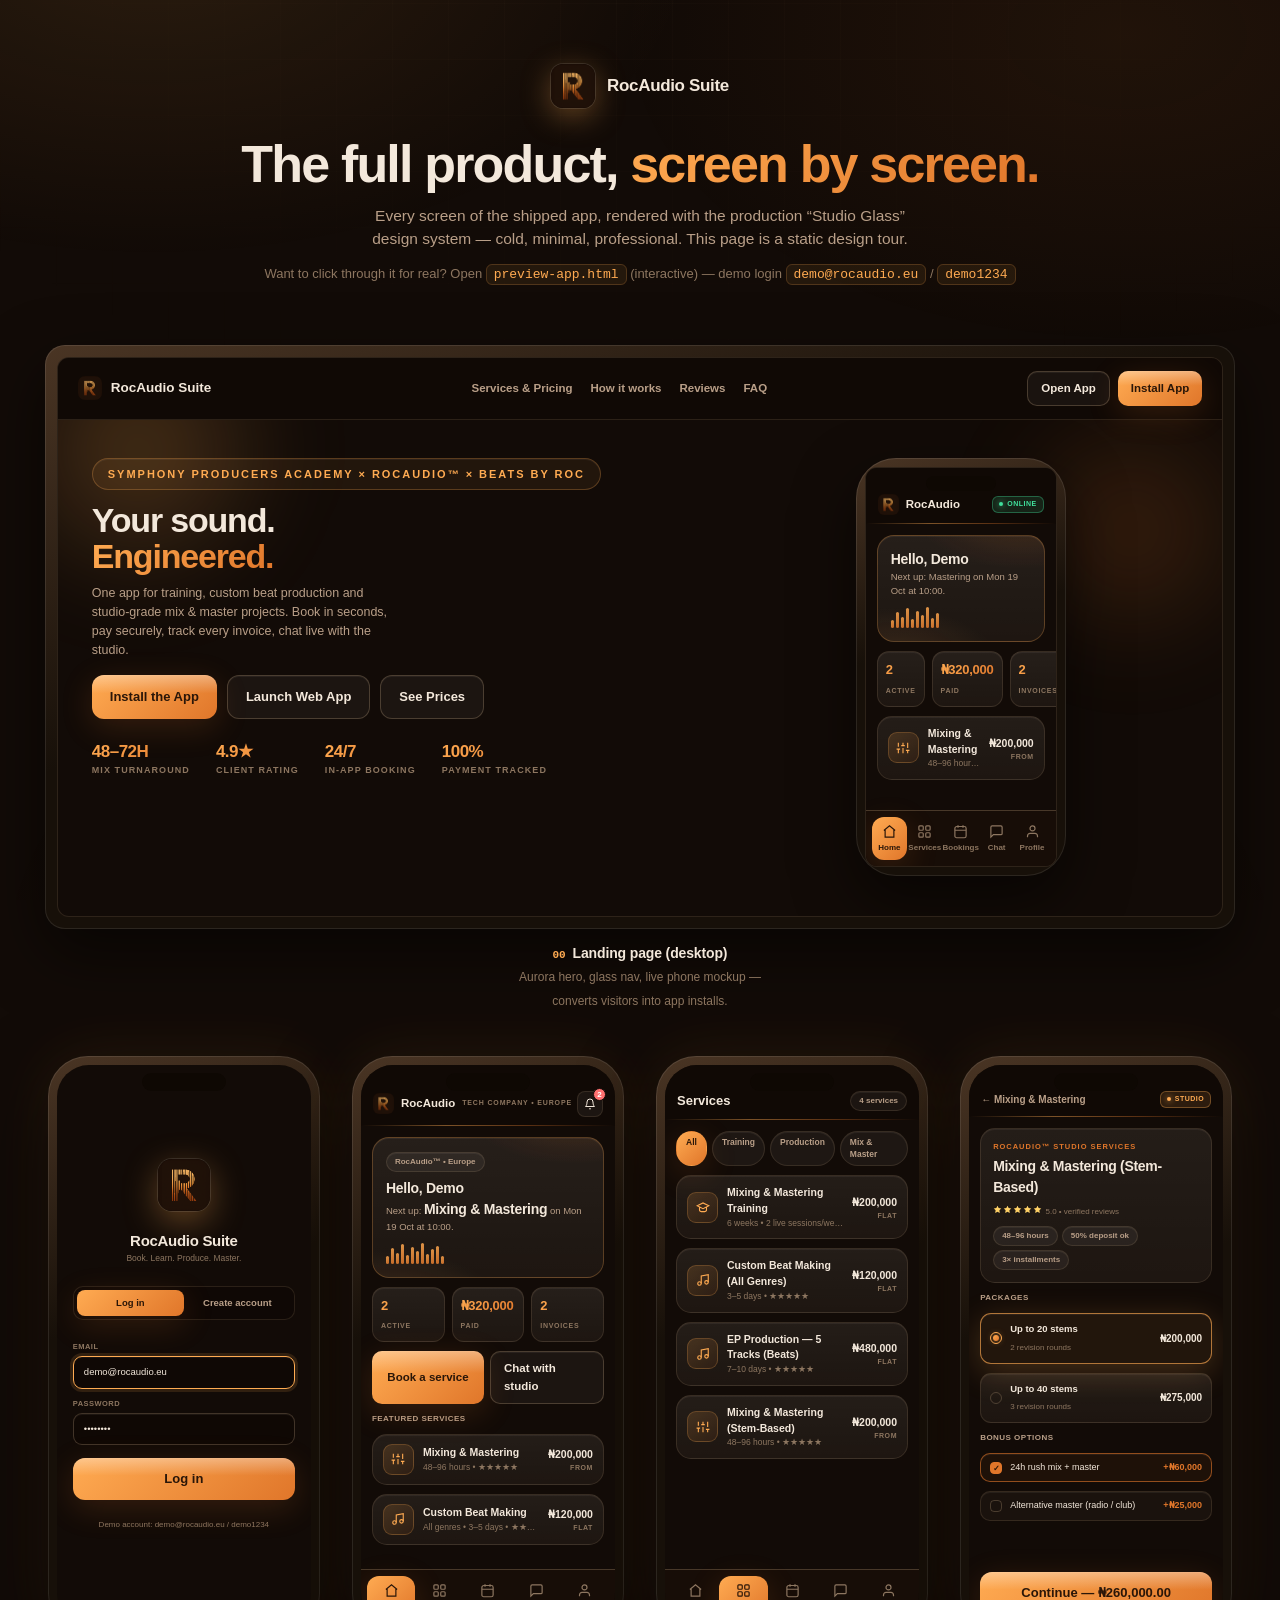
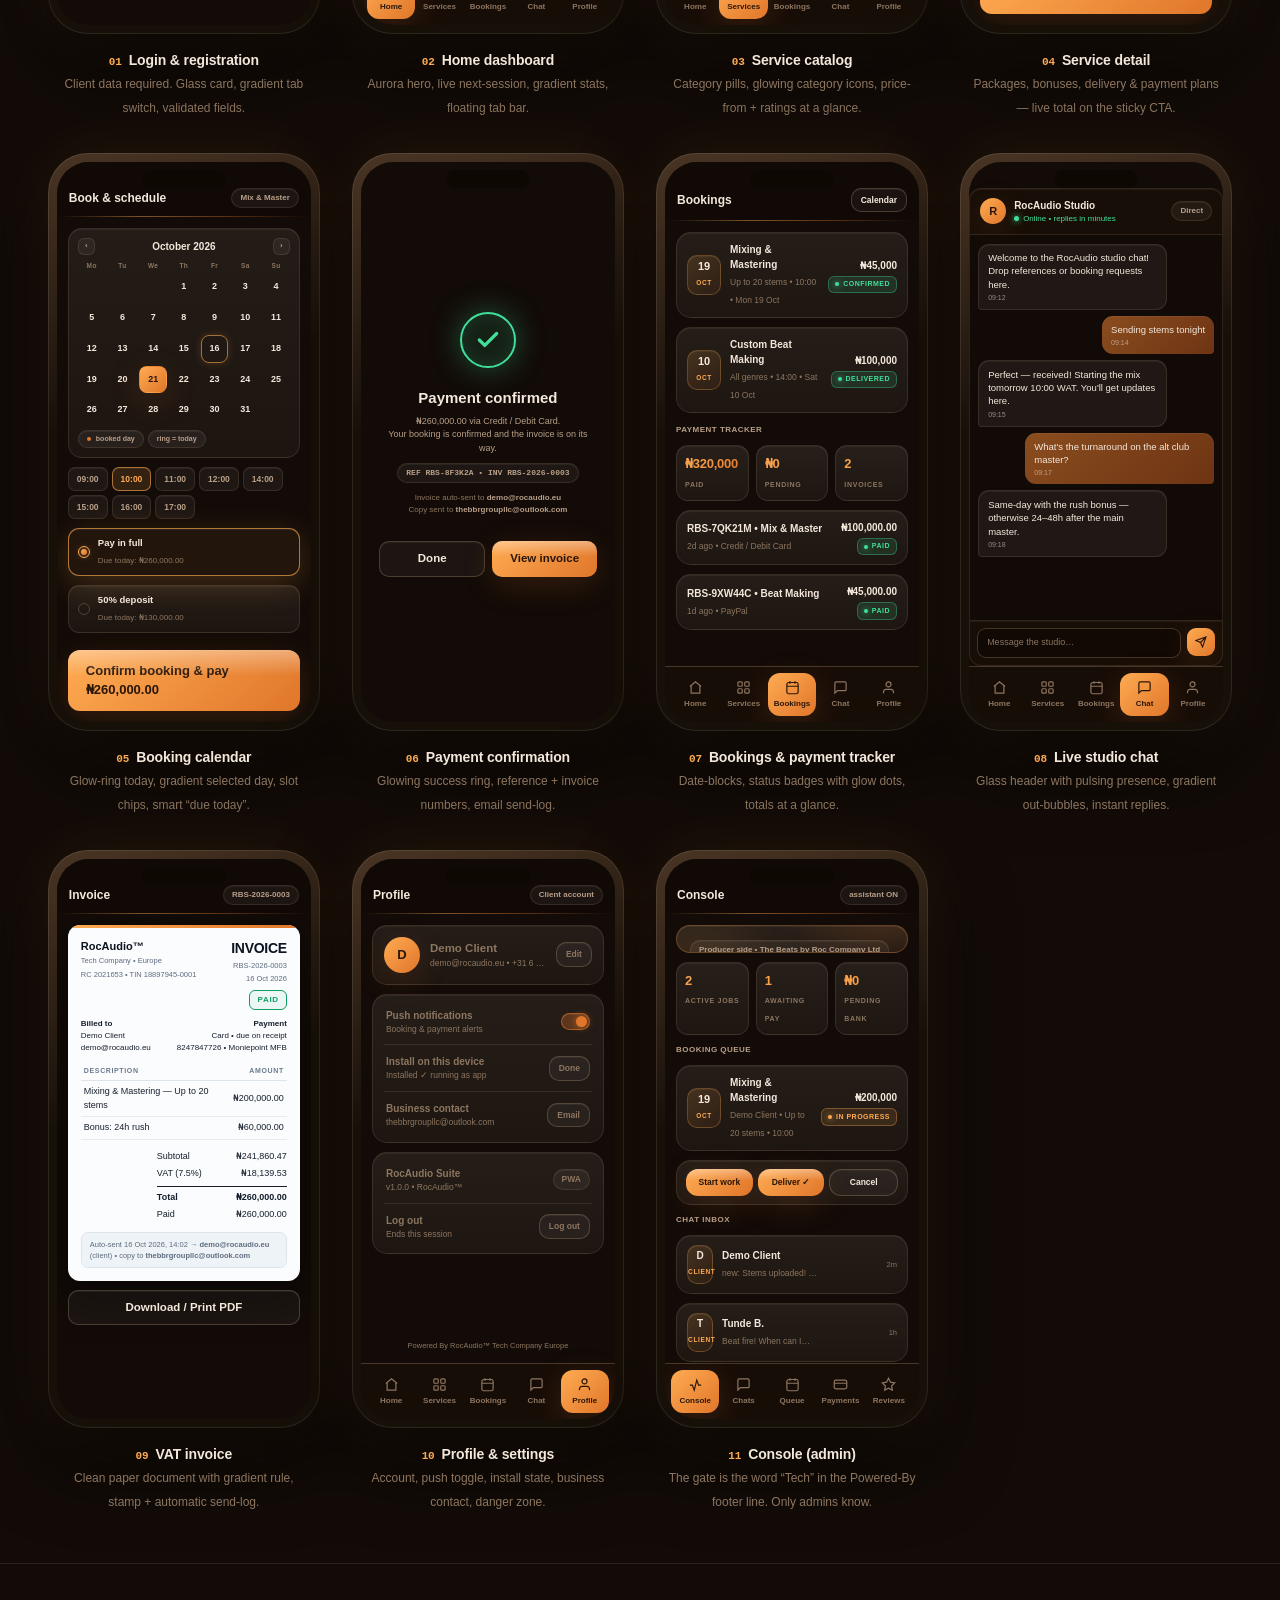
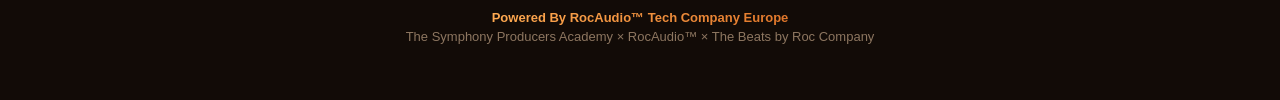
<file: showcase.html>
<!DOCTYPE html>
<html lang="en">
<head>
<meta charset="UTF-8">
<meta name="viewport" content="width=device-width, initial-scale=1.0">
<title>RocAudio Suite — Full Design Tour</title>
<style>
:root{
  --bg:#120b07; --surface:rgba(255,226,196,.035); --surface-2:#221610; --surface-3:#2c1d13;
  --line:rgba(226,190,150,.13); --line-2:rgba(226,190,150,.24); --hi:inset 0 1px 0 rgba(255,235,210,.06);
  --text:#f3e8db; --muted:#b99f88; --muted-2:#8d7660; --ice:#ffab52; --teal:#e0762a;
  --grad:linear-gradient(135deg,#ffab52 0%,#e0762a 100%); --grad-soft:linear-gradient(135deg,rgba(255,171,82,.16),rgba(224,118,42,.08));
  --ok:#40e09c; --warn:#ffd166; --danger:#ff7070;
  --glow-ice:0 8px 32px rgba(255,171,82,.22); --glow-teal:0 8px 32px rgba(224,118,42,.18);
  --shadow:0 24px 64px rgba(0,0,0,.55);
  --font:-apple-system,BlinkMacSystemFont,"Segoe UI",Roboto,"Inter","Helvetica Neue",Arial,sans-serif;
}
*{margin:0;padding:0;box-sizing:border-box}
body{font-family:var(--font);background:var(--bg);color:var(--text);line-height:1.5;-webkit-font-smoothing:antialiased;overflow-x:hidden}
body::before{content:"";position:fixed;inset:0;z-index:-2;pointer-events:none;background:
  radial-gradient(900px 520px at 12% -6%,rgba(255,171,82,.10),transparent 60%),
  radial-gradient(820px 500px at 88% 4%,rgba(224,118,42,.075),transparent 62%),
  radial-gradient(1100px 700px at 50% 108%,rgba(255,171,82,.05),transparent 60%)}
body::after{content:"";position:fixed;inset:0;z-index:-1;pointer-events:none;opacity:.5;background:
  repeating-linear-gradient(0deg,rgba(226,190,150,.045) 0 1px,transparent 1px 56px),
  repeating-linear-gradient(90deg,rgba(226,190,150,.045) 0 1px,transparent 1px 56px);
  -webkit-mask-image:radial-gradient(80% 60% at 50% 0%,#000 0%,transparent 90%);mask-image:radial-gradient(80% 60% at 50% 0%,#000 0%,transparent 90%)}
.wrap{width:min(1240px,93%);margin:0 auto}
header{padding:64px 0 34px;text-align:center}
.brandrow{display:inline-flex;align-items:center;gap:12px;font-weight:800;font-size:17px;letter-spacing:-.02em}
.brandrow img{width:44px;height:44px;border-radius:12px;box-shadow:0 0 0 1px rgba(255,255,255,.1),0 8px 30px rgba(255,171,82,.35)}
.eyebrow{display:inline-flex;align-items:center;gap:8px;font-size:11px;font-weight:800;letter-spacing:.18em;text-transform:uppercase;color:var(--ice);background:rgba(255,171,82,.07);border:1px solid rgba(255,171,82,.26);padding:7px 15px;border-radius:999px;box-shadow:var(--hi)}
h1{font-size:clamp(30px,5vw,52px);font-weight:900;letter-spacing:-.035em;line-height:1.05;margin:18px 0 12px}
.grad-text{background:var(--grad);-webkit-background-clip:text;background-clip:text;color:transparent}
.sub{color:var(--muted);font-size:15.5px;max-width:64ch;margin:0 auto}
.hint{margin-top:14px;font-size:13px;color:var(--muted-2)}
.hint code{font-family:ui-monospace,Menlo,Consolas,monospace;color:var(--ice);background:rgba(255,171,82,.08);border:1px solid rgba(255,171,82,.2);padding:2px 7px;border-radius:6px}

/* ---------- desktop frame ---------- */
.desktop{margin:26px auto 8px;border-radius:20px;padding:12px;background:linear-gradient(160deg,#4a3524,#171009 42%);box-shadow:var(--shadow),inset 0 0 0 1px rgba(255,255,255,.09)}
.desktop .screen{border-radius:12px;overflow:hidden;background:var(--bg);border:1px solid var(--line)}
.d-nav{display:flex;align-items:center;justify-content:space-between;padding:13px 20px;background:rgba(16,9,5,.7);border-bottom:1px solid var(--line)}
.d-nav .l{display:flex;align-items:center;gap:9px;font-weight:800;font-size:13.5px}
.d-nav .l img{width:24px;height:24px;border-radius:7px}
.d-nav .m{display:flex;gap:18px;color:var(--muted);font-size:11.5px;font-weight:650}
.d-nav .r{display:flex;gap:8px}
.d-hero{display:grid;grid-template-columns:1.15fr .85fr;gap:26px;padding:38px 34px 42px;position:relative;overflow:hidden}
.d-hero::before{content:"";position:absolute;width:340px;height:340px;left:-90px;top:-140px;border-radius:50%;background:radial-gradient(circle,rgba(255,171,82,.25),transparent 65%);filter:blur(40px)}
.d-hero::after{content:"";position:absolute;width:300px;height:300px;right:-60px;top:-40px;border-radius:50%;background:radial-gradient(circle,rgba(224,118,42,.2),transparent 65%);filter:blur(40px)}
.d-hero .col{position:relative;z-index:1}
.d-hero h2{font-size:clamp(22px,3vw,34px);font-weight:900;letter-spacing:-.035em;line-height:1.06;margin:12px 0 10px}
.d-hero p{color:var(--muted);font-size:12.5px;max-width:44ch}
.btn{display:inline-flex;align-items:center;justify-content:center;gap:8px;border:none;border-radius:12px;padding:11px 18px;font-size:13px;font-weight:750;cursor:pointer;transition:transform .16s,box-shadow .16s;position:relative;overflow:hidden}
.btn-primary{background:var(--grad);color:#2a1608;box-shadow:var(--hi),var(--glow-teal)}
.btn-primary::after{content:"";position:absolute;inset:0;background:linear-gradient(180deg,rgba(255,255,255,.34),transparent 42%)}
.btn-ghost{background:rgba(255,255,255,.045);color:var(--text);border:1px solid var(--line-2);box-shadow:var(--hi)}
.btn-sm{padding:8px 13px;font-size:11.5px;border-radius:10px}
.btn-block{width:100%}
.d-ctas{display:flex;gap:10px;margin-top:16px;flex-wrap:wrap}
.d-stats{display:flex;gap:26px;margin-top:20px}
.d-stats b{font-size:17px;font-weight:850;letter-spacing:-.03em;background:var(--grad);-webkit-background-clip:text;background-clip:text;color:transparent;display:block}
.d-stats span{font-size:9px;color:var(--muted-2);letter-spacing:.12em;text-transform:uppercase;font-weight:800}
.d-right{position:relative;z-index:1;display:flex;gap:12px;align-items:center;justify-content:center}

/* ---------- phone frames ---------- */
.tour{display:grid;grid-template-columns:repeat(auto-fit,minmax(272px,1fr));gap:34px 26px;padding:44px 0 20px}
.slot{display:flex;flex-direction:column;align-items:center;gap:16px}
.phone{width:272px;border-radius:40px;padding:9px;background:linear-gradient(160deg,#4a3524,#171009 42%);box-shadow:0 30px 80px rgba(0,0,0,.6),inset 0 0 0 1px rgba(255,255,255,.09),0 0 60px rgba(255,171,82,.10)}
.screen{border-radius:32px;overflow:hidden;background:var(--bg);height:560px;position:relative;display:flex;flex-direction:column;font-size:12px}
.notch{position:absolute;top:8px;left:50%;transform:translateX(-50%);width:84px;height:18px;background:#0e0803;border-radius:10px;z-index:9}
.cap{text-align:center;max-width:250px}
.cap b{font-size:14px;font-weight:800;letter-spacing:-.01em;display:block}
.cap b i{font-style:normal;color:var(--ice);font-family:ui-monospace,Menlo,monospace;font-size:11px;margin-right:7px}
.cap span{font-size:12px;color:var(--muted-2)}

/* mini top/tab bars */
.tb{display:flex;align-items:center;justify-content:space-between;padding:26px 12px 9px;background:rgba(16,9,5,.72);position:relative}
.tb::after{content:"";position:absolute;left:0;right:0;bottom:0;height:1px;background:linear-gradient(90deg,transparent,rgba(255,171,82,.45),rgba(224,118,42,.35),transparent)}
.tb .l{display:flex;align-items:center;gap:7px;font-weight:800;font-size:11.5px}
.tb .l img{width:21px;height:21px;border-radius:6px}
.tb .l small{display:block;font-size:7px;color:var(--muted-2);letter-spacing:.12em;text-transform:uppercase;font-weight:700}
.bell{position:relative;width:26px;height:26px;border-radius:8px;background:rgba(255,255,255,.05);border:1px solid var(--line);display:grid;place-items:center}
.bell svg{width:12px;height:12px;stroke:var(--text);fill:none;stroke-width:2}
.bell i{position:absolute;top:-4px;right:-4px;width:13px;height:13px;border-radius:7px;background:var(--danger);color:#fff;font-size:8px;font-weight:800;display:grid;place-items:center;font-style:normal;border:1.5px solid var(--bg)}
.tabs{margin-top:auto;display:flex;padding:6px;background:rgba(24,14,8,.85);border-top:1px solid var(--line-2)}
.tabs span{flex:1;text-align:center;font-size:8px;font-weight:750;color:var(--muted-2);padding:7px 0 6px;border-radius:12px;display:flex;flex-direction:column;align-items:center;gap:3px}
.tabs span svg{width:15px;height:15px;stroke:currentColor;fill:none;stroke-width:1.9}
.tabs span.on{background:var(--grad);color:#2a1608;box-shadow:var(--glow-teal)}
.body{flex:1;padding:11px;overflow:hidden;display:flex;flex-direction:column;gap:9px}

/* mini components */
.gcard{background:linear-gradient(180deg,rgba(255,255,255,.045),rgba(255,255,255,.015)),var(--surface);border:1px solid var(--line);border-radius:15px;box-shadow:var(--hi);padding:11px}
.hero-c{position:relative;overflow:hidden;border-radius:17px;padding:13px;background:radial-gradient(180px 90px at 88% -20%,rgba(224,118,42,.16),transparent 60%),radial-gradient(180px 90px at 8% 120%,rgba(255,171,82,.14),transparent 60%),linear-gradient(180deg,rgba(255,255,255,.05),rgba(255,255,255,.015)),var(--surface);border:1px solid rgba(255,171,82,.26);box-shadow:var(--hi)}
.hero-c b{font-size:14px;font-weight:850;letter-spacing:-.02em}
.hero-c p{font-size:9.5px;color:var(--muted)}
.wav{display:flex;align-items:flex-end;gap:2px;height:22px;margin-top:8px}
.wav i{width:3px;border-radius:2px;background:var(--grad);opacity:.85}
.stats3{display:grid;grid-template-columns:1fr 1fr 1fr;gap:7px}
.stat{background:linear-gradient(180deg,rgba(255,255,255,.05),rgba(255,255,255,.015)),var(--surface);border:1px solid var(--line);border-radius:12px;padding:8px;box-shadow:var(--hi)}
.stat b{font-size:13px;font-weight:850;background:var(--grad);-webkit-background-clip:text;background-clip:text;color:transparent;display:block;letter-spacing:-.02em}
.stat span{font-size:7px;color:var(--muted-2);text-transform:uppercase;letter-spacing:.1em;font-weight:800}
.svc-i{display:flex;gap:9px;align-items:center;padding:9px 10px}
.svc-i .ic{width:31px;height:31px;flex:none;border-radius:9px;display:grid;place-items:center;background:var(--grad-soft);border:1px solid rgba(255,171,82,.24)}
.svc-i .ic svg{width:14px;height:14px;stroke:var(--ice);fill:none;stroke-width:1.9}
.svc-i .inf{flex:1;min-width:0}
.svc-i .inf b{font-size:10.5px;display:block}
.svc-i .inf span{font-size:8.5px;color:var(--muted-2);display:block;white-space:nowrap;overflow:hidden;text-overflow:ellipsis}
.svc-i .pr{text-align:right}
.svc-i .pr b{font-size:10.5px}
.svc-i .pr span{display:block;font-size:7px;color:var(--muted-2);text-transform:uppercase;letter-spacing:.08em;font-weight:750}
.pills{display:flex;gap:5px}
.pills i{font-style:normal;font-size:8.5px;font-weight:750;color:var(--muted);background:rgba(255,255,255,.05);border:1px solid var(--line);border-radius:999px;padding:4px 9px;box-shadow:var(--hi)}
.pills i.on{background:var(--grad);color:#2a1608;border-color:transparent;box-shadow:var(--glow-teal)}
.chip{display:inline-flex;align-items:center;gap:5px;font-size:8px;font-weight:650;color:var(--muted);background:rgba(255,255,255,.05);border:1px solid var(--line);border-radius:999px;padding:3px 8px;box-shadow:var(--hi)}
.badge{display:inline-flex;align-items:center;gap:4px;font-size:7px;font-weight:850;letter-spacing:.07em;text-transform:uppercase;border-radius:6px;padding:2.5px 6px}
.badge::before{content:"";width:4px;height:4px;border-radius:50%;background:currentColor;box-shadow:0 0 6px currentColor}
.badge.ok{background:rgba(64,224,156,.12);color:var(--ok);border:1px solid rgba(64,224,156,.34)}
.badge.pend{background:rgba(255,190,85,.12);color:var(--warn);border:1px solid rgba(255,190,85,.34)}
.badge.prog{background:rgba(255,171,82,.12);color:var(--ice);border:1px solid rgba(255,171,82,.34)}
.stars{display:inline-flex;gap:1px}
.stars svg{width:9px;height:9px;fill:var(--warn)}
.stars svg.off{fill:rgba(255,255,255,.14)}
.pk{display:flex;gap:8px;align-items:center;padding:8px 9px;border:1.5px solid var(--line);border-radius:11px;background:linear-gradient(180deg,rgba(255,255,255,.04),rgba(255,255,255,.012)),var(--surface);box-shadow:var(--hi)}
.pk.on{border-color:rgba(255,171,82,.65);background:rgba(255,171,82,.07);box-shadow:var(--hi),var(--glow-ice)}
.pk .rad{width:12px;height:12px;border-radius:50%;border:1.5px solid var(--line-2);position:relative;flex:none}
.pk.on .rad{border-color:var(--ice)}
.pk.on .rad::after{content:"";position:absolute;inset:2px;border-radius:50%;background:var(--grad);box-shadow:0 0 7px rgba(255,171,82,.7)}
.pk .nm{flex:1}
.pk .nm b{font-size:9.5px;display:block}
.pk .nm span{font-size:8px;color:var(--muted-2)}
.pk .pr{font-weight:800;font-size:10px}
.bonus{display:flex;align-items:center;gap:8px;padding:7px 9px;background:var(--surface);border:1px solid var(--line);border-radius:10px;box-shadow:var(--hi)}
.bonus.on{border-color:rgba(224,118,42,.6);background:rgba(224,118,42,.06)}
.bonus .cb{width:12px;height:12px;border-radius:4px;border:1.5px solid var(--line-2);flex:none;display:grid;place-items:center;font-size:8px;color:#2a1608;font-weight:900}
.bonus.on .cb{background:var(--teal);border-color:var(--teal)}
.bonus .nm{flex:1;font-size:9px}
.bonus .pr{font-size:9px;font-weight:800;color:var(--teal)}
.cal{background:linear-gradient(180deg,rgba(255,255,255,.04),rgba(255,255,255,.012)),var(--surface);border:1px solid var(--line);border-radius:14px;padding:9px;box-shadow:var(--hi)}
.cal .hd{display:flex;justify-content:space-between;align-items:center;font-size:10px;font-weight:800;margin-bottom:6px}
.cal .hd u{text-decoration:none;width:17px;height:17px;border-radius:6px;background:rgba(255,255,255,.05);border:1px solid var(--line);display:grid;place-items:center;font-size:8px;color:var(--muted)}
.g7{display:grid;grid-template-columns:repeat(7,1fr);gap:3px}
.g7 u{text-decoration:none;text-align:center;font-size:6.5px;font-weight:850;color:var(--muted-2);letter-spacing:.06em}
.g7 b{position:relative;aspect-ratio:1;display:grid;place-items:center;border-radius:8px;font-size:9px;font-weight:650;border:1px solid transparent}
.g7 b.today{border-color:rgba(255,171,82,.6);box-shadow:0 0 8px rgba(255,171,82,.2)}
.g7 b.sel{background:var(--grad);color:#2a1608;font-weight:850;box-shadow:var(--glow-teal)}
.g7 b.dim{opacity:.3}
.g7 b i{position:absolute;bottom:2.5px;width:3.5px;height:3.5px;border-radius:50%;background:var(--teal);box-shadow:0 0 5px var(--teal);font-style:normal}
.slots{display:flex;gap:4px;flex-wrap:wrap}
.slots i{font-style:normal;font-size:8.5px;font-weight:750;color:var(--muted);background:rgba(255,255,255,.05);border:1px solid var(--line);border-radius:7px;padding:4.5px 8px;box-shadow:var(--hi)}
.slots i.on{background:rgba(255,171,82,.14);border-color:rgba(255,171,82,.6);color:var(--ice)}
.msg{max-width:80%;padding:6.5px 9px;border-radius:11px;font-size:9.5px;line-height:1.4;box-shadow:var(--hi)}
.msg.in{align-self:flex-start;background:rgba(255,255,255,.06);border:1px solid var(--line);border-bottom-left-radius:4px}
.msg.out{align-self:flex-end;background:linear-gradient(135deg,#8a4d1f,#6e3413);border-bottom-right-radius:4px}
.msg time{display:block;font-size:7px;opacity:.55;margin-top:2px}
.chatbody{flex:1;display:flex;flex-direction:column;gap:6px;padding:9px 8px;background:rgba(18,10,5,.6);border-left:1px solid var(--line);border-right:1px solid var(--line);overflow:hidden}
.chead{display:flex;align-items:center;gap:8px;padding:9px 10px;background:rgba(26,15,8,.8);border:1px solid var(--line);border-radius:12px 12px 0 0;box-shadow:var(--hi)}
.chead .av{width:26px;height:26px;border-radius:50%;background:var(--grad);display:grid;place-items:center;font-weight:850;font-size:11px;color:#2a1608;box-shadow:var(--glow-teal)}
.chead b{font-size:10px;display:block}
.chead .st{font-size:8px;color:var(--ok);display:flex;align-items:center;gap:4px}
.chead .st i{width:5px;height:5px;border-radius:50%;background:var(--ok);box-shadow:0 0 6px var(--ok)}
.cin{display:flex;gap:6px;padding:7px;background:rgba(26,15,8,.8);border:1px solid var(--line);border-radius:0 0 12px 12px;box-shadow:var(--hi)}
.cin u{flex:1;text-decoration:none;font-size:9px;color:var(--muted-2);background:rgba(14,8,4,.6);border:1px solid var(--line-2);border-radius:9px;padding:7px 9px}
.cin s{width:28px;height:28px;flex:none;border-radius:9px;background:var(--grad);display:grid;place-items:center;text-decoration:none;box-shadow:var(--glow-teal)}
.cin s svg{width:12px;height:12px;stroke:#2a1608;fill:none;stroke-width:2.2}
.ring{width:56px;height:56px;margin:6px auto 10px;border-radius:50%;background:rgba(64,224,156,.1);border:2px solid var(--ok);display:grid;place-items:center;box-shadow:0 0 30px rgba(64,224,156,.35),inset 0 0 16px rgba(64,224,156,.12)}
.ring svg{width:26px;height:26px;stroke:var(--ok);fill:none;stroke-width:3;stroke-linecap:round;stroke-linejoin:round}
.bkg-i{display:flex;gap:9px;align-items:center;padding:9px 10px}
.bkg-i .db{flex:none;width:34px;text-align:center;border-radius:10px;padding:4px 0;background:var(--grad-soft);border:1px solid rgba(255,171,82,.26);box-shadow:var(--hi)}
.bkg-i .db b{display:block;font-size:11px;font-weight:850;line-height:1.1}
.bkg-i .db span{font-size:6.5px;font-weight:850;letter-spacing:.1em;text-transform:uppercase;color:var(--ice)}
.bkg-i .inf{flex:1}
.bkg-i .inf b{font-size:10px;display:block}
.bkg-i .inf span{font-size:8.5px;color:var(--muted-2)}
.bkg-i .rt{text-align:right;display:flex;flex-direction:column;gap:3px;align-items:flex-end}
.bkg-i .rt b{font-size:10px}
.paper{background:#fbfcfe;color:#16202c;border-radius:12px;padding:13px;font-size:9px;position:relative;overflow:hidden;box-shadow:0 16px 40px rgba(0,0,0,.5)}
.paper::before{content:"";position:absolute;top:0;left:0;right:0;height:3.5px;background:var(--grad)}
.paper .tp{display:flex;justify-content:space-between;align-items:flex-start}
.paper .tp b{font-size:11px;color:#0c1420}
.paper .stamp{font-weight:900;letter-spacing:.09em;font-size:8px;padding:3px 7px;border:1.5px solid #0f9d63;color:#0f9d63;border-radius:6px;text-transform:uppercase;background:rgba(15,157,99,.06)}
.paper table{width:100%;border-collapse:collapse;margin:8px 0}
.paper td,.paper th{padding:4px 3px;border-bottom:1px solid #e6ecf1;text-align:left}
.paper th{font-size:7px;letter-spacing:.09em;text-transform:uppercase;color:#6b7a8d;border-bottom:1.5px solid #dde5ec}
.paper td.r, .paper th.r{text-align:right}
.paper .tot{margin-left:auto;width:130px}
.paper .tot div{display:flex;justify-content:space-between;padding:2px 0}
.paper .tot .g{font-weight:800;border-top:1.5px solid #16202c;margin-top:3px;padding-top:4px}
.paper .sent{margin-top:8px;font-size:7.5px;color:#5d6c7d;background:#eef3f7;border:1px solid #dde5ec;border-radius:7px;padding:6px 8px}
.setrow{display:flex;align-items:center;justify-content:space-between;gap:10px;padding:9px 2px;border-bottom:1px solid var(--line)}
.setrow:last-child{border-bottom:none}
.setrow b{font-size:10px;display:block}
.setrow span{font-size:8.5px;color:var(--muted-2)}
.sw{position:relative;width:29px;height:17px;border-radius:999px;background:rgba(224,118,42,.3);border:1px solid rgba(224,118,42,.6);box-shadow:var(--hi)}
.sw::after{content:"";position:absolute;top:2px;left:14px;width:11px;height:11px;border-radius:50%;background:var(--teal);box-shadow:0 0 8px rgba(224,118,42,.7)}
.prof{display:flex;align-items:center;gap:10px}
.prof .av{width:36px;height:36px;border-radius:50%;background:var(--grad);display:grid;place-items:center;font-weight:850;font-size:13px;color:#2a1608;box-shadow:var(--glow-teal)}
.prof b{font-size:11.5px;display:block}
.prof span{font-size:8.5px;color:var(--muted-2)}
.field label{display:block;font-size:7.5px;font-weight:700;letter-spacing:.06em;text-transform:uppercase;color:var(--muted-2);margin-bottom:4px}
.field u{display:block;text-decoration:none;background:rgba(14,8,4,.6);border:1px solid var(--line-2);border-radius:9px;padding:8px 10px;font-size:9.5px;color:var(--text);box-shadow:var(--hi)}
.field u.focus{border-color:var(--ice);box-shadow:var(--hi),0 0 0 3px rgba(255,171,82,.13)}
.auth-tabs{display:flex;background:rgba(14,8,4,.55);border:1px solid var(--line);border-radius:10px;padding:3px}
.auth-tabs i{flex:1;text-align:center;font-style:normal;font-size:9.5px;font-weight:750;color:var(--muted);padding:6px 0;border-radius:8px}
.auth-tabs i.on{background:var(--grad);color:#2a1608;box-shadow:var(--glow-teal)}
footer{padding:44px 0 54px;text-align:center;color:var(--muted-2);font-size:13px;border-top:1px solid var(--line);margin-top:30px}
footer b{background:var(--grad);-webkit-background-clip:text;background-clip:text;color:transparent;font-weight:800}
@media (max-width:760px){.d-hero{grid-template-columns:1fr}.d-right{display:none}}
</style>
</head>
<body>

<header class="wrap">
  <span class="brandrow"><img src="[data-uri]" alt="RocAudio logo"> RocAudio Suite</span>
  <h1 style="margin-top:22px">The full product, <span class="grad-text">screen by screen.</span></h1>
  <p class="sub">Every screen of the shipped app, rendered with the production “Studio Glass” design system — cold, minimal, professional. This page is a static design tour.</p>
  <p class="hint">Want to click through it for real? Open <code>preview-app.html</code> (interactive) — demo login <code>demo@rocaudio.eu</code> / <code>demo1234</code></p>
</header>

<div class="wrap">

  <!-- ================= DESKTOP / LANDING ================= -->
  <div class="desktop">
    <div class="screen">
      <div class="d-nav">
        <span class="l"><img src="[data-uri]" alt=""> RocAudio Suite</span>
        <span class="m"><span>Services & Pricing</span><span>How it works</span><span>Reviews</span><span>FAQ</span></span>
        <span class="r"><span class="btn btn-ghost btn-sm">Open App</span><span class="btn btn-primary btn-sm">Install App</span></span>
      </div>
      <div class="d-hero">
        <div class="col">
          <span class="eyebrow">Symphony Producers Academy × RocAudio™ × Beats by Roc</span>
          <h2>Your sound.<br><span class="grad-text">Engineered.</span></h2>
          <p>One app for training, custom beat production and studio-grade mix & master projects. Book in seconds, pay securely, track every invoice, chat live with the studio.</p>
          <div class="d-ctas"><span class="btn btn-primary">Install the App</span><span class="btn btn-ghost">Launch Web App</span><span class="btn btn-ghost">See Prices</span></div>
          <div class="d-stats">
            <span><b>48–72h</b><span>Mix turnaround</span></span>
            <span><b>4.9★</b><span>Client rating</span></span>
            <span><b>24/7</b><span>In-app booking</span></span>
            <span><b>100%</b><span>Payment tracked</span></span>
          </div>
        </div>
        <div class="d-right">
          <div class="phone" style="width:210px;box-shadow:0 24px 60px rgba(0,0,0,.55),inset 0 0 0 1px rgba(255,255,255,.09)">
            <div class="screen" style="height:400px">
              <div class="notch" style="width:70px;height:15px"></div>
              <div class="tb"><span class="l"><img src="[data-uri]" alt=""> RocAudio</span><span class="badge ok">Online</span></div>
              <div class="body">
                <div class="hero-c"><b>Hello, Demo</b><p>Next up: Mastering on Mon 19 Oct at 10:00.</p><div class="wav"><i style="height:8px"></i><i style="height:16px"></i><i style="height:11px"></i><i style="height:20px"></i><i style="height:9px"></i><i style="height:17px"></i><i style="height:13px"></i><i style="height:21px"></i><i style="height:10px"></i><i style="height:15px"></i></div></div>
                <div class="stats3"><div class="stat"><b>2</b><span>Active</span></div><div class="stat"><b>₦320,000</b><span>Paid</span></div><div class="stat"><b>2</b><span>Invoices</span></div></div>
                <div class="gcard svc-i"><span class="ic"><svg viewBox="0 0 24 24"><path d="M4 21v-7M4 10V3M12 21v-9M12 8V3M20 21v-5M20 12V3M1 14h6M9 8h6M17 16h6"/></svg></span><span class="inf"><b>Mixing & Mastering</b><span>48–96 hours • ★★★★★</span></span><span class="pr"><b>₦200,000</b><span>from</span></span></div>
              </div>
              <div class="tabs"><span class="on"><svg viewBox="0 0 24 24"><path d="M3 10.5L12 3l9 7.5M5 9.5V21h14V9.5"/></svg>Home</span><span><svg viewBox="0 0 24 24"><rect x="3" y="3" width="7" height="7" rx="1.5"/><rect x="14" y="3" width="7" height="7" rx="1.5"/><rect x="3" y="14" width="7" height="7" rx="1.5"/><rect x="14" y="14" width="7" height="7" rx="1.5"/></svg>Services</span><span><svg viewBox="0 0 24 24"><rect x="3" y="4" width="18" height="18" rx="3"/><path d="M16 2v4M8 2v4M3 10h18"/></svg>Bookings</span><span><svg viewBox="0 0 24 24"><path d="M21 15a2 2 0 0 1-2 2H7l-4 4V5a2 2 0 0 1 2-2h14a2 2 0 0 1 2 2z"/></svg>Chat</span><span><svg viewBox="0 0 24 24"><path d="M20 21v-2a4 4 0 0 0-4-4H8a4 4 0 0 0-4 4v2"/><circle cx="12" cy="7" r="4"/></svg>Profile</span></div>
            </div>
          </div>
        </div>
      </div>
    </div>
  </div>
  <div class="cap" style="margin:14px auto 0"><b><i>00</i>Landing page (desktop)</b><span>Aurora hero, glass nav, live phone mockup — converts visitors into app installs.</span></div>

  <!-- ================= PHONE TOUR ================= -->
  <div class="tour">

    <!-- 01 LOGIN -->
    <div class="slot"><div class="phone"><div class="screen">
      <div class="notch"></div>
      <div class="body" style="justify-content:center;padding:20px 16px">
        <div style="display:flex;justify-content:center;margin-bottom:10px"><img src="[data-uri]" style="width:52px;height:52px;border-radius:14px;box-shadow:0 0 0 1px rgba(255,255,255,.1),0 10px 34px rgba(255,171,82,.35)" alt=""></div>
        <div style="text-align:center"><b style="font-size:15px;font-weight:850;letter-spacing:-.02em">RocAudio Suite</b><div style="font-size:8.5px;color:var(--muted-2)">Book. Learn. Produce. Master.</div></div>
        <div class="auth-tabs" style="margin:12px 0"><i class="on">Log in</i><i>Create account</i></div>
        <div class="field"><label>Email</label><u class="focus">demo@rocaudio.eu</u></div>
        <div class="field"><label>Password</label><u>••••••••</u></div>
        <span class="btn btn-primary btn-block" style="margin-top:4px">Log in</span>
        <div style="text-align:center;font-size:8px;color:var(--muted-2);margin-top:10px">Demo account: demo@rocaudio.eu / demo1234</div>
      </div>
    </div></div>
    <div class="cap"><b><i>01</i>Login & registration</b><span>Client data required. Glass card, gradient tab switch, validated fields.</span></div></div>

    <!-- 02 HOME -->
    <div class="slot"><div class="phone"><div class="screen">
      <div class="notch"></div>
      <div class="tb"><span class="l"><img src="[data-uri]" alt=""> RocAudio<small>Tech Company • Europe</small></span><span class="bell"><svg viewBox="0 0 24 24"><path d="M18 8a6 6 0 0 0-12 0c0 7-3 9-3 9h18s-3-2-3-9M13.7 21a2 2 0 0 1-3.4 0"/></svg><i>2</i></span></div>
      <div class="body">
        <div class="hero-c"><span class="chip">RocAudio™ • Europe</span><b style="display:block;margin-top:6px">Hello, Demo</b><p>Next up: <b style="color:var(--text)">Mixing & Mastering</b> on Mon 19 Oct at 10:00.</p><div class="wav"><i style="height:8px"></i><i style="height:16px"></i><i style="height:11px"></i><i style="height:20px"></i><i style="height:9px"></i><i style="height:17px"></i><i style="height:13px"></i><i style="height:21px"></i><i style="height:10px"></i><i style="height:15px"></i><i style="height:18px"></i><i style="height:8px"></i></div></div>
        <div class="stats3"><div class="stat"><b>2</b><span>Active</span></div><div class="stat"><b>₦320,000</b><span>Paid</span></div><div class="stat"><b>2</b><span>Invoices</span></div></div>
        <div style="display:flex;gap:6px"><span class="btn btn-primary btn-sm" style="flex:1">Book a service</span><span class="btn btn-ghost btn-sm" style="flex:1">Chat with studio</span></div>
        <div style="font-size:8px;font-weight:800;letter-spacing:.06em;text-transform:uppercase;color:var(--muted)">Featured services</div>
        <div class="gcard svc-i"><span class="ic"><svg viewBox="0 0 24 24"><path d="M4 21v-7M4 10V3M12 21v-9M12 8V3M20 21v-5M20 12V3M1 14h6M9 8h6M17 16h6"/></svg></span><span class="inf"><b>Mixing & Mastering</b><span>48–96 hours • ★★★★★</span></span><span class="pr"><b>₦200,000</b><span>from</span></span></div>
        <div class="gcard svc-i"><span class="ic"><svg viewBox="0 0 24 24"><path d="M9 18V5l12-2v13"/><circle cx="6" cy="18" r="3"/><circle cx="18" cy="16" r="3"/></svg></span><span class="inf"><b>Custom Beat Making</b><span>All genres • 3–5 days • ★★★★★</span></span><span class="pr"><b>₦120,000</b><span>flat</span></span></div>
      </div>
      <div class="tabs"><span class="on"><svg viewBox="0 0 24 24"><path d="M3 10.5L12 3l9 7.5M5 9.5V21h14V9.5"/></svg>Home</span><span><svg viewBox="0 0 24 24"><rect x="3" y="3" width="7" height="7" rx="1.5"/><rect x="14" y="3" width="7" height="7" rx="1.5"/><rect x="3" y="14" width="7" height="7" rx="1.5"/><rect x="14" y="14" width="7" height="7" rx="1.5"/></svg>Services</span><span><svg viewBox="0 0 24 24"><rect x="3" y="4" width="18" height="18" rx="3"/><path d="M16 2v4M8 2v4M3 10h18"/></svg>Bookings</span><span><svg viewBox="0 0 24 24"><path d="M21 15a2 2 0 0 1-2 2H7l-4 4V5a2 2 0 0 1 2-2h14a2 2 0 0 1 2 2z"/></svg>Chat</span><span><svg viewBox="0 0 24 24"><path d="M20 21v-2a4 4 0 0 0-4-4H8a4 4 0 0 0-4 4v2"/><circle cx="12" cy="7" r="4"/></svg>Profile</span></div>
    </div></div>
    <div class="cap"><b><i>02</i>Home dashboard</b><span>Aurora hero, live next-session, gradient stats, floating tab bar.</span></div></div>

    <!-- 03 SERVICES -->
    <div class="slot"><div class="phone"><div class="screen">
      <div class="notch"></div>
      <div class="tb"><span class="l" style="font-size:13px">Services</span><span class="chip">4 services</span></div>
      <div class="body">
        <div class="pills"><i class="on">All</i><i>Training</i><i>Production</i><i>Mix & Master</i></div>
        <div class="gcard svc-i"><span class="ic"><svg viewBox="0 0 24 24"><path d="M22 10L12 5 2 10l10 5 10-5zM6 12v5c0 1.7 2.7 3 6 3s6-1.3 6-3v-5"/></svg></span><span class="inf"><b>Mixing & Mastering Training</b><span>6 weeks • 2 live sessions/week • ★★★★★</span></span><span class="pr"><b>₦200,000</b><span>flat</span></span></div>
        <div class="gcard svc-i"><span class="ic"><svg viewBox="0 0 24 24"><path d="M9 18V5l12-2v13"/><circle cx="6" cy="18" r="3"/><circle cx="18" cy="16" r="3"/></svg></span><span class="inf"><b>Custom Beat Making (All Genres)</b><span>3–5 days • ★★★★★</span></span><span class="pr"><b>₦120,000</b><span>flat</span></span></div>
        <div class="gcard svc-i"><span class="ic"><svg viewBox="0 0 24 24"><path d="M9 18V5l12-2v13"/><circle cx="6" cy="18" r="3"/><circle cx="18" cy="16" r="3"/></svg></span><span class="inf"><b>EP Production — 5 Tracks (Beats)</b><span>7–10 days • ★★★★★</span></span><span class="pr"><b>₦480,000</b><span>flat</span></span></div>
        <div class="gcard svc-i"><span class="ic"><svg viewBox="0 0 24 24"><path d="M4 21v-7M4 10V3M12 21v-9M12 8V3M20 21v-5M20 12V3M1 14h6M9 8h6M17 16h6"/></svg></span><span class="inf"><b>Mixing & Mastering (Stem-Based)</b><span>48–96 hours • ★★★★★</span></span><span class="pr"><b>₦200,000</b><span>from</span></span></div>
      </div>
      <div class="tabs"><span><svg viewBox="0 0 24 24"><path d="M3 10.5L12 3l9 7.5M5 9.5V21h14V9.5"/></svg>Home</span><span class="on"><svg viewBox="0 0 24 24"><rect x="3" y="3" width="7" height="7" rx="1.5"/><rect x="14" y="3" width="7" height="7" rx="1.5"/><rect x="3" y="14" width="7" height="7" rx="1.5"/><rect x="14" y="14" width="7" height="7" rx="1.5"/></svg>Services</span><span><svg viewBox="0 0 24 24"><rect x="3" y="4" width="18" height="18" rx="3"/><path d="M16 2v4M8 2v4M3 10h18"/></svg>Bookings</span><span><svg viewBox="0 0 24 24"><path d="M21 15a2 2 0 0 1-2 2H7l-4 4V5a2 2 0 0 1 2-2h14a2 2 0 0 1 2 2z"/></svg>Chat</span><span><svg viewBox="0 0 24 24"><path d="M20 21v-2a4 4 0 0 0-4-4H8a4 4 0 0 0-4 4v2"/><circle cx="12" cy="7" r="4"/></svg>Profile</span></div>
    </div></div>
    <div class="cap"><b><i>03</i>Service catalog</b><span>Category pills, glowing category icons, price-from + ratings at a glance.</span></div></div>

    <!-- 04 SERVICE DETAIL -->
    <div class="slot"><div class="phone"><div class="screen">
      <div class="notch"></div>
      <div class="tb"><span class="l" style="color:var(--muted);font-size:10px">← Mixing & Mastering</span><span class="badge prog">Studio</span></div>
      <div class="body">
        <div class="gcard" style="padding:12px">
          <div style="font-size:7.5px;font-weight:850;letter-spacing:.13em;text-transform:uppercase;color:var(--teal)">RocAudio™ Studio Services</div>
          <b style="font-size:14px;font-weight:850;letter-spacing:-.02em;display:block;margin:4px 0 3px">Mixing & Mastering (Stem-Based)</b>
          <span class="stars"><svg viewBox="0 0 24 24"><path d="M12 2l3.09 6.26L22 9.27l-5 4.87 1.18 6.88L12 17.77l-6.18 3.25L7 14.14 2 9.27l6.91-1.01z"/></svg><svg viewBox="0 0 24 24"><path d="M12 2l3.09 6.26L22 9.27l-5 4.87 1.18 6.88L12 17.77l-6.18 3.25L7 14.14 2 9.27l6.91-1.01z"/></svg><svg viewBox="0 0 24 24"><path d="M12 2l3.09 6.26L22 9.27l-5 4.87 1.18 6.88L12 17.77l-6.18 3.25L7 14.14 2 9.27l6.91-1.01z"/></svg><svg viewBox="0 0 24 24"><path d="M12 2l3.09 6.26L22 9.27l-5 4.87 1.18 6.88L12 17.77l-6.18 3.25L7 14.14 2 9.27l6.91-1.01z"/></svg><svg viewBox="0 0 24 24"><path d="M12 2l3.09 6.26L22 9.27l-5 4.87 1.18 6.88L12 17.77l-6.18 3.25L7 14.14 2 9.27l6.91-1.01z"/></svg></span>
          <span style="font-size:8px;color:var(--muted-2)"> 5.0 • verified reviews</span>
          <div style="display:flex;gap:4px;flex-wrap:wrap;margin-top:7px"><span class="chip">48–96 hours</span><span class="chip">50% deposit ok</span><span class="chip">3× installments</span></div>
        </div>
        <div style="font-size:8px;font-weight:800;letter-spacing:.06em;text-transform:uppercase;color:var(--muted)">Packages</div>
        <div class="pk on"><span class="rad"></span><span class="nm"><b>Up to 20 stems</b><span>2 revision rounds</span></span><span class="pr">₦200,000</span></div>
        <div class="pk"><span class="rad"></span><span class="nm"><b>Up to 40 stems</b><span>3 revision rounds</span></span><span class="pr">₦275,000</span></div>
        <div style="font-size:8px;font-weight:800;letter-spacing:.06em;text-transform:uppercase;color:var(--muted)">Bonus options</div>
        <div class="bonus on"><span class="cb">✓</span><span class="nm">24h rush mix + master</span><span class="pr">+₦60,000</span></div>
        <div class="bonus"><span class="cb"></span><span class="nm">Alternative master (radio / club)</span><span class="pr">+₦25,000</span></div>
        <span class="btn btn-primary btn-block" style="margin-top:auto">Continue — ₦260,000.00</span>
      </div>
    </div></div>
    <div class="cap"><b><i>04</i>Service detail</b><span>Packages, bonuses, delivery & payment plans — live total on the sticky CTA.</span></div></div>

    <!-- 05 BOOKING -->
    <div class="slot"><div class="phone"><div class="screen">
      <div class="notch"></div>
      <div class="tb"><span class="l" style="font-size:12px">Book & schedule</span><span class="chip">Mix & Master</span></div>
      <div class="body">
        <div class="cal">
          <div class="hd"><u>‹</u><b>October 2026</b><u>›</u></div>
          <div class="g7"><u>Mo</u><u>Tu</u><u>We</u><u>Th</u><u>Fr</u><u>Sa</u><u>Su</u>
            <b class="dim"></b><b class="dim"></b><b class="dim"></b><b>1</b><b>2</b><b>3</b><b>4</b>
            <b>5</b><b>6</b><b>7</b><b>8</b><b>9</b><b>10</b><b>11</b>
            <b>12</b><b>13</b><b>14</b><b>15</b><b class="today">16</b><b>17</b><b>18</b>
            <b>19</b><b>20</b><b class="sel">21</b><b>22</b><b>23</b><b>24</b><b>25</b>
            <b>26</b><b>27</b><b>28</b><b>29</b><b>30</b><b>31</b><b class="dim"></b>
          </div>
          <div style="display:flex;gap:4px;margin-top:6px"><span class="chip" style="font-size:7px"><i style="width:4px;height:4px;border-radius:50%;background:var(--teal);display:inline-block"></i> booked day</span><span class="chip" style="font-size:7px">ring = today</span></div>
        </div>
        <div class="slots"><i>09:00</i><i class="on">10:00</i><i>11:00</i><i>12:00</i><i>14:00</i><i>15:00</i><i>16:00</i><i>17:00</i></div>
        <div class="pk on" style="padding:7px 9px"><span class="rad"></span><span class="nm"><b>Pay in full</b><span>Due today: ₦260,000.00</span></span></div>
        <div class="pk" style="padding:7px 9px"><span class="rad"></span><span class="nm"><b>50% deposit</b><span>Due today: ₦130,000.00</span></span></div>
        <span class="btn btn-primary btn-block" style="margin-top:auto">Confirm booking & pay ₦260,000.00</span>
      </div>
    </div></div>
    <div class="cap"><b><i>05</i>Booking calendar</b><span>Glow-ring today, gradient selected day, slot chips, smart “due today”.</span></div></div>

    <!-- 06 CHECKOUT SUCCESS -->
    <div class="slot"><div class="phone"><div class="screen">
      <div class="notch"></div>
      <div class="body" style="justify-content:center;padding:22px 18px">
        <div class="ring"><svg viewBox="0 0 24 24"><path d="M20 6L9 17l-5-5"/></svg></div>
        <div style="text-align:center"><b style="font-size:15px;font-weight:850">Payment confirmed</b>
        <p style="font-size:9px;color:var(--muted);margin-top:5px">₦260,000.00 via Credit / Debit Card.<br>Your booking is confirmed and the invoice is on its way.</p>
        <span class="chip" style="margin-top:8px;font-family:ui-monospace,Menlo,monospace">REF RBS-8F3K2A • INV RBS-2026-0003</span>
        <p style="font-size:8px;color:var(--muted-2);margin-top:9px">Invoice auto-sent to <b style="color:var(--muted)">demo@rocaudio.eu</b><br>Copy sent to <b style="color:var(--muted)">thebbrgroupllc@outlook.com</b></p></div>
        <div style="display:flex;gap:7px;margin-top:16px"><span class="btn btn-ghost btn-sm" style="flex:1">Done</span><span class="btn btn-primary btn-sm" style="flex:1">View invoice</span></div>
      </div>
    </div></div>
    <div class="cap"><b><i>06</i>Payment confirmation</b><span>Glowing success ring, reference + invoice numbers, email send-log.</span></div></div>

    <!-- 07 BOOKINGS + TRACKER -->
    <div class="slot"><div class="phone"><div class="screen">
      <div class="notch"></div>
      <div class="tb"><span class="l" style="font-size:12px">Bookings</span><span class="btn btn-ghost btn-sm" style="padding:5px 9px;font-size:8.5px">Calendar</span></div>
      <div class="body">
        <div class="gcard bkg-i"><span class="db"><b>19</b><span>Oct</span></span><span class="inf"><b>Mixing & Mastering</b><span>Up to 20 stems • 10:00 • Mon 19 Oct</span></span><span class="rt"><b>₦45,000</b><span class="badge ok">Confirmed</span></span></div>
        <div class="gcard bkg-i"><span class="db"><b>10</b><span>Oct</span></span><span class="inf"><b>Custom Beat Making</b><span>All genres • 14:00 • Sat 10 Oct</span></span><span class="rt"><b>₦100,000</b><span class="badge ok">Delivered</span></span></div>
        <div style="font-size:8px;font-weight:800;letter-spacing:.06em;text-transform:uppercase;color:var(--muted);margin-top:2px">Payment tracker</div>
        <div class="stats3"><div class="stat"><b>₦320,000</b><span>Paid</span></div><div class="stat"><b>₦0</b><span>Pending</span></div><div class="stat"><b>2</b><span>Invoices</span></div></div>
        <div class="gcard bkg-i"><span class="inf"><b>RBS-7QK21M • Mix & Master</b><span>2d ago • Credit / Debit Card</span></span><span class="rt"><b>₦100,000.00</b><span class="badge ok">Paid</span></span></div>
        <div class="gcard bkg-i"><span class="inf"><b>RBS-9XW44C • Beat Making</b><span>1d ago • PayPal</span></span><span class="rt"><b>₦45,000.00</b><span class="badge ok">Paid</span></span></div>
      </div>
      <div class="tabs"><span><svg viewBox="0 0 24 24"><path d="M3 10.5L12 3l9 7.5M5 9.5V21h14V9.5"/></svg>Home</span><span><svg viewBox="0 0 24 24"><rect x="3" y="3" width="7" height="7" rx="1.5"/><rect x="14" y="3" width="7" height="7" rx="1.5"/><rect x="3" y="14" width="7" height="7" rx="1.5"/><rect x="14" y="14" width="7" height="7" rx="1.5"/></svg>Services</span><span class="on"><svg viewBox="0 0 24 24"><rect x="3" y="4" width="18" height="18" rx="3"/><path d="M16 2v4M8 2v4M3 10h18"/></svg>Bookings</span><span><svg viewBox="0 0 24 24"><path d="M21 15a2 2 0 0 1-2 2H7l-4 4V5a2 2 0 0 1 2-2h14a2 2 0 0 1 2 2z"/></svg>Chat</span><span><svg viewBox="0 0 24 24"><path d="M20 21v-2a4 4 0 0 0-4-4H8a4 4 0 0 0-4 4v2"/><circle cx="12" cy="7" r="4"/></svg>Profile</span></div>
    </div></div>
    <div class="cap"><b><i>07</i>Bookings & payment tracker</b><span>Date-blocks, status badges with glow dots, totals at a glance.</span></div></div>

    <!-- 08 CHAT -->
    <div class="slot"><div class="phone"><div class="screen">
      <div class="notch"></div>
      <div class="body" style="padding:0;gap:0">
        <div class="chead" style="margin-top:26px"><span class="av">R</span><span style="flex:1"><b>RocAudio Studio</b><span class="st"><i></i>Online • replies in minutes</span></span><span class="chip">Direct</span></div>
        <div class="chatbody">
          <div class="msg in">Welcome to the RocAudio studio chat! Drop references or booking requests here.<time>09:12</time></div>
          <div class="msg out">Sending stems tonight<time>09:14</time></div>
          <div class="msg in">Perfect — received! Starting the mix tomorrow 10:00 WAT. You'll get updates here.<time>09:15</time></div>
          <div class="msg out">What's the turnaround on the alt club master?<time>09:17</time></div>
          <div class="msg in">Same-day with the rush bonus — otherwise 24–48h after the main master.<time>09:18</time></div>
        </div>
        <div class="cin"><u>Message the studio…</u><s><svg viewBox="0 0 24 24"><path d="M22 2L11 13M22 2l-7 20-4-9-9-4 20-7z"/></svg></s></div>
      </div>
      <div class="tabs"><span><svg viewBox="0 0 24 24"><path d="M3 10.5L12 3l9 7.5M5 9.5V21h14V9.5"/></svg>Home</span><span><svg viewBox="0 0 24 24"><rect x="3" y="3" width="7" height="7" rx="1.5"/><rect x="14" y="3" width="7" height="7" rx="1.5"/><rect x="3" y="14" width="7" height="7" rx="1.5"/><rect x="14" y="14" width="7" height="7" rx="1.5"/></svg>Services</span><span><svg viewBox="0 0 24 24"><rect x="3" y="4" width="18" height="18" rx="3"/><path d="M16 2v4M8 2v4M3 10h18"/></svg>Bookings</span><span class="on"><svg viewBox="0 0 24 24"><path d="M21 15a2 2 0 0 1-2 2H7l-4 4V5a2 2 0 0 1 2-2h14a2 2 0 0 1 2 2z"/></svg>Chat</span><span><svg viewBox="0 0 24 24"><path d="M20 21v-2a4 4 0 0 0-4-4H8a4 4 0 0 0-4 4v2"/><circle cx="12" cy="7" r="4"/></svg>Profile</span></div>
    </div></div>
    <div class="cap"><b><i>08</i>Live studio chat</b><span>Glass header with pulsing presence, gradient out-bubbles, instant replies.</span></div></div>

    <!-- 09 INVOICE -->
    <div class="slot"><div class="phone"><div class="screen">
      <div class="notch"></div>
      <div class="tb"><span class="l" style="font-size:12px">Invoice</span><span class="chip">RBS-2026-0003</span></div>
      <div class="body">
        <div class="paper">
          <div class="tp"><span><b>RocAudio™</b><br><span style="font-size:7.5px;color:#5d6c7d">Tech Company • Europe<br>RC 2021653 • TIN 18897945-0001</span></span><span style="text-align:right"><b style="font-size:14px;letter-spacing:-.02em">INVOICE</b><br><span style="font-size:7.5px;color:#5d6c7d">RBS-2026-0003<br>16 Oct 2026</span><br><span class="stamp" style="display:inline-block;margin-top:4px">Paid</span></span></div>
          <div style="display:flex;justify-content:space-between;font-size:8px;margin-top:8px"><span><b>Billed to</b><br>Demo Client<br>demo@rocaudio.eu</span><span style="text-align:right"><b>Payment</b><br>Card • due on receipt<br>8247847726 • Moniepoint MFB</span></div>
          <table><tr><th>Description</th><th class="r">Amount</th></tr>
          <tr><td>Mixing & Mastering — Up to 20 stems</td><td class="r">₦200,000.00</td></tr>
          <tr><td>Bonus: 24h rush</td><td class="r">₦60,000.00</td></tr></table>
          <div class="tot"><div><span>Subtotal</span><span>₦241,860.47</span></div><div><span>VAT (7.5%)</span><span>₦18,139.53</span></div><div class="g"><span>Total</span><span>₦260,000.00</span></div><div><span>Paid</span><span>₦260,000.00</span></div></div>
          <div class="sent">Auto-sent 16 Oct 2026, 14:02 → <b>demo@rocaudio.eu</b> (client) • copy to <b>thebbrgroupllc@outlook.com</b></div>
        </div>
        <span class="btn btn-ghost btn-sm btn-block">Download / Print PDF</span>
      </div>
    </div></div>
    <div class="cap"><b><i>09</i>VAT invoice</b><span>Clean paper document with gradient rule, stamp + automatic send-log.</span></div></div>

    <!-- 10 PROFILE -->
    <div class="slot"><div class="phone"><div class="screen">
      <div class="notch"></div>
      <div class="tb"><span class="l" style="font-size:12px">Profile</span><span class="chip">Client account</span></div>
      <div class="body">
        <div class="gcard"><div class="prof"><span class="av">D</span><span style="flex:1"><b>Demo Client</b><span>demo@rocaudio.eu • +31 6 …</span></span><span class="btn btn-ghost btn-sm" style="padding:5px 9px;font-size:8.5px">Edit</span></div></div>
        <div class="gcard" style="padding:4px 11px">
          <div class="setrow"><span><b>Push notifications</b><span>Booking & payment alerts</span></span><span class="sw"></span></div>
          <div class="setrow"><span><b>Install on this device</b><span>Installed ✓ running as app</span></span><span class="btn btn-ghost btn-sm" style="padding:5px 9px;font-size:8.5px">Done</span></div>
          <div class="setrow"><span><b>Business contact</b><span>thebbrgroupllc@outlook.com</span></span><span class="btn btn-ghost btn-sm" style="padding:5px 9px;font-size:8.5px">Email</span></div>
        </div>
        <div class="gcard" style="padding:4px 11px">
          <div class="setrow"><span><b>RocAudio Suite</b><span>v1.0.0 • RocAudio™</span></span><span class="chip">PWA</span></div>
          <div class="setrow"><span><b>Log out</b><span>Ends this session</span></span><span class="btn btn-ghost btn-sm" style="padding:5px 9px;font-size:8.5px">Log out</span></div>
        </div>
        <div style="text-align:center;font-size:7.5px;color:var(--muted-2);margin-top:auto">Powered By RocAudio™ Tech Company Europe</div>
      </div>
      <div class="tabs"><span><svg viewBox="0 0 24 24"><path d="M3 10.5L12 3l9 7.5M5 9.5V21h14V9.5"/></svg>Home</span><span><svg viewBox="0 0 24 24"><rect x="3" y="3" width="7" height="7" rx="1.5"/><rect x="14" y="3" width="7" height="7" rx="1.5"/><rect x="3" y="14" width="7" height="7" rx="1.5"/><rect x="14" y="14" width="7" height="7" rx="1.5"/></svg>Services</span><span><svg viewBox="0 0 24 24"><rect x="3" y="4" width="18" height="18" rx="3"/><path d="M16 2v4M8 2v4M3 10h18"/></svg>Bookings</span><span><svg viewBox="0 0 24 24"><path d="M21 15a2 2 0 0 1-2 2H7l-4 4V5a2 2 0 0 1 2-2h14a2 2 0 0 1 2 2z"/></svg>Chat</span><span class="on"><svg viewBox="0 0 24 24"><path d="M20 21v-2a4 4 0 0 0-4-4H8a4 4 0 0 0-4 4v2"/><circle cx="12" cy="7" r="4"/></svg>Profile</span></div>
    </div></div>
    <div class="cap"><b><i>10</i>Profile & settings</b><span>Account, push toggle, install state, business contact, danger zone.</span></div></div>

    <!-- 11 STUDIO CONSOLE -->
    <div class="slot"><div class="phone"><div class="screen">
      <div class="notch"></div>
      <div class="tb"><span class="l" style="font-size:12px">Console</span><span class="chip">assistant ON</span></div>
      <div class="body">
        <div class="hero-c"><span class="chip">Producer side • The Beats by Roc Company Ltd</span><b style="display:block;margin-top:6px">Good day, Roc</b><p>1 client thread waiting on you.</p></div>
        <div class="stats3"><div class="stat"><b>2</b><span>Active jobs</span></div><div class="stat"><b>1</b><span>Awaiting pay</span></div><div class="stat"><b>₦0</b><span>Pending bank</span></div></div>
        <div style="font-size:8px;font-weight:800;letter-spacing:.06em;text-transform:uppercase;color:var(--muted)">Booking queue</div>
        <div class="gcard bkg-i"><span class="db"><b>19</b><span>Oct</span></span><span class="inf"><b>Mixing & Mastering</b><span>Demo Client • Up to 20 stems • 10:00</span></span><span class="rt"><b>₦200,000</b><span class="badge prog">In progress</span></span></div>
        <div class="gcard" style="padding:8px 9px;display:flex;gap:5px">
          <span class="btn btn-primary" style="flex:1;padding:6px 0;font-size:8.5px">Start work</span>
          <span class="btn btn-primary" style="flex:1;padding:6px 0;font-size:8.5px">Deliver ✓</span>
          <span class="btn btn-ghost" style="flex:1;padding:6px 0;font-size:8.5px">Cancel</span>
        </div>
        <div style="font-size:8px;font-weight:800;letter-spacing:.06em;text-transform:uppercase;color:var(--muted)">Chat inbox</div>
        <div class="gcard bkg-i"><span class="db" style="width:26px"><b style="font-size:10px">D</b><span>client</span></span><span class="inf"><b>Demo Client</b><span>new: Stems uploaded! …</span></span><span style="font-size:7.5px;color:var(--muted-2)">2m</span></div>
        <div class="gcard bkg-i"><span class="db" style="width:26px"><b style="font-size:10px">T</b><span>client</span></span><span class="inf"><b>Tunde B.</b><span>Beat fire! When can I…</span></span><span style="font-size:7.5px;color:var(--muted-2)">1h</span></div>
      </div>
      <div class="tabs"><span class="on"><svg viewBox="0 0 24 24"><path d="M3 13h4l3 8 4-16 3 8h4"/></svg>Console</span><span><svg viewBox="0 0 24 24"><path d="M21 15a2 2 0 0 1-2 2H7l-4 4V5a2 2 0 0 1 2-2h14a2 2 0 0 1 2 2z"/></svg>Chats</span><span><svg viewBox="0 0 24 24"><rect x="3" y="4" width="18" height="18" rx="3"/><path d="M16 2v4M8 2v4M3 10h18"/></svg>Queue</span><span><svg viewBox="0 0 24 24"><rect x="2" y="5" width="20" height="14" rx="3"/><path d="M2 10h20"/></svg>Payments</span><span><svg viewBox="0 0 24 24"><path d="M12 2l3.09 6.26L22 9.27l-5 4.87 1.18 6.88L12 17.77l-6.18 3.25L7 14.14 2 9.27l6.91-1.01z"/></svg>Reviews</span></div>
    </div></div>
    <div class="cap"><b><i>11</i>Console (admin)</b><span>The gate is the word “Tech” in the Powered-By footer line. Only admins know.</span></div></div>

  </div>
</div>

<footer><b>Powered By RocAudio™ Tech Company Europe</b><br>The Symphony Producers Academy × RocAudio™ × The Beats by Roc Company</footer>

</body>
</html>
</file>
<file: css/base.css>
/* ============================================================
   RocAudio Suite — DESIGN SYSTEM v2 "STUDIO GLASS"
   Cold • minimal • professional • depth through light
   ============================================================ */

:root {
  --bg:        #120b07;
  --bg-2:      #170f09;
  --surface:   rgba(255, 226, 196, .035);
  --surface-2: #221610;
  --surface-3: #2c1d13;
  --glass:     rgba(26, 15, 8, .62);
  --line:      rgba(226, 190, 150, .13);
  --line-2:    rgba(226, 190, 150, .24);
  --hi:        inset 0 1px 0 rgba(255, 235, 210, .06);
  --text:      #f3e8db;
  --muted:     #b99f88;
  --muted-2:   #8d7660;
  --ice:       #ffab52;
  --teal:      #e0762a;
  --grad:      linear-gradient(135deg, #ffab52 0%, #e0762a 100%);
  --grad-soft: linear-gradient(135deg, rgba(255, 171, 82, .16), rgba(224, 118, 42, .08));
  --ok:        #40e09c;
  --warn:      #ffd166;
  --danger:    #ff7070;
  --violet:    #c9a6ff;
  --r-xl: 24px; --r-lg: 20px; --r-md: 14px; --r-sm: 10px;
  --glow-ice:  0 8px 32px rgba(255, 171, 82, .22);
  --glow-teal: 0 8px 32px rgba(224, 118, 42, .18);
  --shadow:    0 24px 64px rgba(0, 0, 0, .55);
  --shadow-sm: 0 6px 24px rgba(0, 0, 0, .4);
  --font: -apple-system, BlinkMacSystemFont, "Segoe UI", Roboto, "Inter", "Helvetica Neue", Arial, sans-serif;
  --mono: ui-monospace, "SF Mono", SFMono-Regular, Menlo, Consolas, monospace;
}

* { margin: 0; padding: 0; box-sizing: border-box; }
html { -webkit-text-size-adjust: 100%; scroll-behavior: smooth; }
body {
  font-family: var(--font);
  background: var(--bg);
  color: var(--text);
  line-height: 1.55;
  -webkit-font-smoothing: antialiased;
  overflow-x: hidden;
}
/* ambient aurora + fine grid — the studio atmosphere */
body::before {
  content: ""; position: fixed; inset: 0; z-index: -2; pointer-events: none;
  background:
    radial-gradient(900px 520px at 12% -6%, rgba(255, 171, 82, .10), transparent 60%),
    radial-gradient(820px 500px at 88% 4%, rgba(224, 118, 42, .075), transparent 62%),
    radial-gradient(1100px 700px at 50% 108%, rgba(255, 171, 82, .05), transparent 60%);
}
body::after {
  content: ""; position: fixed; inset: 0; z-index: -1; pointer-events: none; opacity: .5;
  background:
    repeating-linear-gradient(0deg, rgba(226, 190, 150, .045) 0 1px, transparent 1px 56px),
    repeating-linear-gradient(90deg, rgba(226, 190, 150, .045) 0 1px, transparent 1px 56px);
  mask-image: radial-gradient(80% 60% at 50% 0%, #000 0%, transparent 90%);
  -webkit-mask-image: radial-gradient(80% 60% at 50% 0%, #000 0%, transparent 90%);
}
img { max-width: 100%; display: block; }
a { color: var(--ice); text-decoration: none; }
button { font-family: inherit; cursor: pointer; }
input, select, textarea { font-family: inherit; font-size: 15px; color: var(--text); }
::selection { background: rgba(255, 171, 82, .3); }
:focus-visible { outline: 2px solid var(--ice); outline-offset: 2px; border-radius: 6px; }
::-webkit-scrollbar { width: 9px; height: 9px; }
::-webkit-scrollbar-thumb { background: var(--surface-3); border-radius: 6px; }
::-webkit-scrollbar-track { background: transparent; }

/* ---------- layout helpers ---------- */
.container { width: min(1160px, 92%); margin: 0 auto; }
.section { padding: 96px 0; }
.eyebrow {
  display: inline-flex; align-items: center; gap: 8px;
  font-size: 11.5px; font-weight: 800; letter-spacing: .18em; text-transform: uppercase;
  color: var(--ice);
  background: rgba(255, 171, 82, .07);
  border: 1px solid rgba(255, 171, 82, .26);
  box-shadow: var(--hi), 0 0 24px rgba(255, 171, 82, .12);
  padding: 7px 15px; border-radius: 999px;
}
.h1 { font-size: clamp(36px, 6.4vw, 66px); line-height: 1.02; font-weight: 900; letter-spacing: -0.035em; }
.h2 { font-size: clamp(27px, 4.2vw, 42px); line-height: 1.1; font-weight: 850; letter-spacing: -0.028em; }
.h3 { font-size: 18px; font-weight: 750; letter-spacing: -0.012em; }
.lead { color: var(--muted); font-size: clamp(15px, 2vw, 17.5px); max-width: 60ch; }
.grad-text { background: var(--grad); -webkit-background-clip: text; background-clip: text; color: transparent; }
.muted { color: var(--muted); }
.small { font-size: 13px; }
.center { text-align: center; }

/* ---------- buttons ---------- */
.btn {
  position: relative; display: inline-flex; align-items: center; justify-content: center; gap: 9px;
  border: none; border-radius: 13px; padding: 13px 22px;
  font-size: 14.5px; font-weight: 750; letter-spacing: .005em;
  transition: transform .16s cubic-bezier(.2,.9,.3,1.4), box-shadow .16s ease, background .16s ease, border-color .16s;
  text-decoration: none; white-space: nowrap; overflow: hidden;
}
.btn:active { transform: scale(.965); }
.btn-primary {
  background: var(--grad); color: #2a1608;
  box-shadow: var(--hi), var(--glow-teal);
}
.btn-primary::after {
  content: ""; position: absolute; inset: 0;
  background: linear-gradient(180deg, rgba(255,255,255,.34), transparent 42%);
  pointer-events: none;
}
.btn-primary:hover { transform: translateY(-2px); box-shadow: var(--hi), 0 12px 40px rgba(255, 171, 82, .34); }
.btn-ghost {
  background: rgba(255, 255, 255, .045); color: var(--text);
  border: 1px solid var(--line-2); box-shadow: var(--hi);
  backdrop-filter: blur(8px); -webkit-backdrop-filter: blur(8px);
}
.btn-ghost:hover { background: rgba(255, 255, 255, .085); border-color: rgba(255, 171, 82, .55); transform: translateY(-1px); }
.btn-dark { background: var(--surface-2); color: var(--text); border: 1px solid var(--line); }
.btn-danger { background: rgba(255, 112, 112, .1); color: var(--danger); border: 1px solid rgba(255, 112, 112, .32); }
.btn-block { width: 100%; }
.btn-sm { padding: 9px 15px; font-size: 13px; border-radius: 10px; }
.btn[disabled] { opacity: .45; pointer-events: none; }

/* ---------- cards (glass) ---------- */
.card {
  position: relative;
  background: linear-gradient(180deg, rgba(255,255,255,.045), rgba(255,255,255,.015) 34%), var(--surface);
  backdrop-filter: blur(14px); -webkit-backdrop-filter: blur(14px);
  border: 1px solid var(--line);
  border-radius: var(--r-lg);
  box-shadow: var(--hi);
  padding: 22px;
}
.card-hover { transition: transform .2s cubic-bezier(.2,.9,.3,1.2), border-color .2s, box-shadow .2s; }
.card-hover:hover {
  transform: translateY(-4px);
  border-color: rgba(255, 171, 82, .42);
  box-shadow: var(--hi), var(--glow-ice);
}

/* ---------- chips / badges ---------- */
.chip {
  display: inline-flex; align-items: center; gap: 6px;
  font-size: 11.5px; font-weight: 650; color: var(--muted);
  background: rgba(255, 255, 255, .05); border: 1px solid var(--line);
  box-shadow: var(--hi); border-radius: 999px; padding: 5px 11px;
  backdrop-filter: blur(6px); -webkit-backdrop-filter: blur(6px);
}
.badge {
  display: inline-flex; align-items: center; gap: 6px;
  font-size: 10.5px; font-weight: 850; letter-spacing: .08em; text-transform: uppercase;
  border-radius: 8px; padding: 4px 9px;
}
.badge::before { content: ""; width: 5px; height: 5px; border-radius: 50%; background: currentColor; box-shadow: 0 0 8px currentColor; }
.badge.paid, .badge.confirmed, .badge.delivered, .badge.ok { background: rgba(64, 224, 156, .12); color: var(--ok); border: 1px solid rgba(64, 224, 156, .34); }
.badge.pending, .badge.awaiting_payment { background: rgba(255, 190, 85, .12); color: var(--warn); border: 1px solid rgba(255, 190, 85, .34); }
.badge.in_progress { background: rgba(255, 171, 82, .12); color: var(--ice); border: 1px solid rgba(255, 171, 82, .34); }
.badge.cancelled, .badge.failed, .badge.bad { background: rgba(255, 112, 112, .12); color: var(--danger); border: 1px solid rgba(255, 112, 112, .34); }
.badge.refunded { background: rgba(201, 166, 255, .12); color: var(--violet); border: 1px solid rgba(201, 166, 255, .34); }

/* ---------- forms ---------- */
.field { margin-bottom: 14px; text-align: left; }
.field label { display: block; font-size: 12px; font-weight: 700; letter-spacing: .06em; text-transform: uppercase; color: var(--muted-2); margin-bottom: 7px; }
.field input, .field select, .field textarea {
  width: 100%; background: rgba(14, 8, 4, .6); border: 1px solid var(--line-2);
  border-radius: 12px; padding: 12px 14px; outline: none;
  box-shadow: var(--hi); transition: border-color .15s, box-shadow .15s;
}
.field input:focus, .field select:focus, .field textarea:focus {
  border-color: var(--ice); box-shadow: var(--hi), 0 0 0 4px rgba(255, 171, 82, .13);
}
.field textarea { resize: vertical; min-height: 88px; }
.field .err { color: var(--danger); font-size: 12.5px; margin-top: 6px; display: none; }
.field.invalid input, .field.invalid select { border-color: var(--danger); }
.field.invalid .err { display: block; }

/* ---------- stars ---------- */
.stars { display: inline-flex; gap: 2px; vertical-align: middle; }
.stars svg { width: 15px; height: 15px; fill: var(--warn); filter: drop-shadow(0 0 5px rgba(255, 190, 85, .45)); }
.stars svg.off { fill: rgba(255, 255, 255, .14); filter: none; }
.stars.big svg { width: 26px; height: 26px; }
.stars.pick svg { cursor: pointer; width: 30px; height: 30px; transition: transform .12s; }
.stars.pick svg:hover { transform: scale(1.18) rotate(-4deg); }

/* ---------- modal (glass sheet) ---------- */
.modal-backdrop {
  position: fixed; inset: 0; z-index: 900;
  background: rgba(8, 4, 2, .66); backdrop-filter: blur(10px); -webkit-backdrop-filter: blur(10px);
  display: flex; align-items: center; justify-content: center; padding: 18px;
  animation: fadeIn .18s ease;
}
.modal {
  width: min(520px, 100%); max-height: 88vh; overflow-y: auto;
  background: linear-gradient(180deg, rgba(255,255,255,.05), rgba(255,255,255,.02) 30%), rgba(30, 18, 10, .92);
  backdrop-filter: blur(22px); -webkit-backdrop-filter: blur(22px);
  border: 1px solid var(--line-2);
  border-radius: var(--r-xl); padding: 26px; box-shadow: var(--shadow), var(--hi);
  animation: popIn .24s cubic-bezier(.2, 1.3, .4, 1);
}
.modal h3 { margin-bottom: 4px; letter-spacing: -0.02em; }
.modal .modal-sub { color: var(--muted); font-size: 14px; margin-bottom: 18px; }
@keyframes fadeIn { from { opacity: 0; } }
@keyframes popIn { from { opacity: 0; transform: scale(.93) translateY(10px); } }

/* ---------- toast ---------- */
#toasts { position: fixed; top: 16px; left: 50%; transform: translateX(-50%); z-index: 1200; display: flex; flex-direction: column; gap: 10px; width: min(420px, 92%); pointer-events: none; }
.toast {
  display: flex; gap: 11px; align-items: flex-start;
  background: rgba(32, 19, 10, .9); backdrop-filter: blur(16px); -webkit-backdrop-filter: blur(16px);
  border: 1px solid var(--line-2); border-left: 3px solid var(--ice);
  border-radius: 14px; padding: 13px 16px; box-shadow: var(--shadow-sm), var(--hi);
  animation: toastIn .28s cubic-bezier(.2, 1.3, .4, 1); font-size: 14px;
}
.toast.ok { border-left-color: var(--ok); }
.toast.warn { border-left-color: var(--warn); }
.toast.err { border-left-color: var(--danger); }
.toast b { display: block; font-size: 13.5px; }
.toast span { color: var(--muted); font-size: 13px; }
.toast.out { animation: toastOut .25s forwards; }
@keyframes toastIn { from { opacity: 0; transform: translateY(-16px) scale(.96); } }
@keyframes toastOut { to { opacity: 0; transform: translateY(-16px) scale(.96); } }

/* ---------- misc ---------- */
.divider { height: 1px; background: linear-gradient(90deg, transparent, var(--line-2), transparent); margin: 18px 0; }
.row { display: flex; align-items: center; gap: 10px; }
.row.between { justify-content: space-between; }
.grid { display: grid; gap: 18px; }
.hide { display: none !important; }
.spin {
  width: 20px; height: 20px; border-radius: 50%;
  border: 2.5px solid rgba(255, 255, 255, .2); border-top-color: #2a1608;
  animation: rot .7s linear infinite; display: inline-block;
}
@keyframes rot { to { transform: rotate(360deg); } }

.logo-mark { width: 38px; height: 38px; border-radius: 11px; box-shadow: 0 0 0 1px rgba(255,255,255,.09), 0 4px 18px rgba(255, 171, 82, .25); }
.brandline { display: flex; align-items: center; gap: 11px; font-weight: 800; letter-spacing: -0.015em; }
.brandline small { display: block; font-size: 10px; font-weight: 700; color: var(--muted-2); letter-spacing: .14em; text-transform: uppercase; }

/* scroll reveal (landing) */
.reveal { opacity: 0; transform: translateY(22px); transition: opacity .7s ease, transform .7s cubic-bezier(.2,.8,.2,1); }
.reveal.in { opacity: 1; transform: none; }

/* footer */
.footer { border-top: 1px solid var(--line); background: rgba(6, 9, 15, .7); backdrop-filter: blur(12px); -webkit-backdrop-filter: blur(12px); padding: 60px 0 34px; }
.footer .cols { display: grid; grid-template-columns: 2fr 1fr 1fr 1fr; gap: 34px; }
.footer h4 { font-size: 12px; letter-spacing: .14em; text-transform: uppercase; color: var(--muted-2); margin-bottom: 14px; }
.footer a { display: block; color: var(--muted); font-size: 14px; padding: 4px 0; transition: color .15s, transform .15s; }
.footer a:hover { color: var(--ice); transform: translateX(3px); }
.footer .powered {
  margin-top: 44px; padding-top: 22px; border-top: 1px solid var(--line);
  display: flex; flex-wrap: wrap; gap: 12px; align-items: center; justify-content: space-between;
  color: var(--muted-2); font-size: 13px;
}
.footer .powered b { color: var(--text); font-weight: 750; }
.footer .powered > span:first-child { background: var(--grad); -webkit-background-clip: text; background-clip: text; color: transparent; font-weight: 800; }

@media (max-width: 860px) {
  .section { padding: 64px 0; }
  .footer .cols { grid-template-columns: 1fr 1fr; }
}
@media (max-width: 520px) {
  .footer .cols { grid-template-columns: 1fr; }
}
@media (prefers-reduced-motion: reduce) {
  *, *::before, *::after { animation-duration: .001s !important; transition-duration: .001s !important; }
  html { scroll-behavior: auto; }
}

/* ---------- auth extras ---------- */
.remember { display: flex; gap: 8px; align-items: center; font-size: 12.5px; color: var(--muted); margin: 4px 0 2px; cursor: pointer; }
.remember input { accent-color: var(--teal); width: 15px; height: 15px; }
.linkish { background: none; border: none; color: var(--muted-2); font-size: 12px; text-decoration: underline; padding: 0; }
.linkish:hover { color: var(--ice); }
.secret-tap { color: inherit; text-decoration: none; cursor: default; user-select: none; -webkit-user-select: none; padding: 2px 1px; }
</file>
<file: css/landing.css>
/* ============================================================
   RocAudio Suite — LANDING v2 "STUDIO GLASS"
   ============================================================ */

/* ---------- nav ---------- */
.nav {
  position: sticky; top: 0; z-index: 100;
  background: rgba(16, 9, 5, .68); backdrop-filter: blur(18px) saturate(1.5); -webkit-backdrop-filter: blur(18px) saturate(1.5);
}
.nav::after {
  content: ""; position: absolute; left: 0; right: 0; bottom: 0; height: 1px;
  background: linear-gradient(90deg, transparent, rgba(255, 171, 82, .4), rgba(224, 118, 42, .3), transparent);
}
.nav .inner { display: flex; align-items: center; justify-content: space-between; height: 70px; gap: 18px; }
.nav .links { display: flex; gap: 28px; }
.nav .links a { color: var(--muted); font-size: 13.5px; font-weight: 650; position: relative; padding: 6px 0; }
.nav .links a::after { content: ""; position: absolute; left: 0; right: 100%; bottom: 0; height: 2px; background: var(--grad); border-radius: 2px; transition: right .22s ease; }
.nav .links a:hover { color: var(--text); }
.nav .links a:hover::after { right: 0; }
.nav .cta { display: flex; gap: 10px; align-items: center; }
@media (max-width: 900px) { .nav .links { display: none; } }

/* ---------- hero ---------- */
.hero { position: relative; padding: 104px 0 88px; overflow: hidden; }
.hero .orb {
  position: absolute; border-radius: 50%; filter: blur(70px); pointer-events: none; opacity: .55;
  animation: float 12s ease-in-out infinite alternate;
}
.hero .orb.o1 { width: 460px; height: 460px; left: -140px; top: -120px; background: radial-gradient(circle, rgba(255, 171, 82, .32), transparent 65%); }
.hero .orb.o2 { width: 420px; height: 420px; right: -120px; top: 40px; background: radial-gradient(circle, rgba(224, 118, 42, .24), transparent 65%); animation-delay: -6s; }
.hero .orb.o3 { width: 300px; height: 300px; left: 40%; bottom: -160px; background: radial-gradient(circle, rgba(201, 166, 255, .16), transparent 65%); animation-delay: -3s; }
@keyframes float { from { transform: translateY(-16px) scale(1); } to { transform: translateY(18px) scale(1.06); } }
.hero .grid2 { position: relative; display: grid; grid-template-columns: 1.08fr .92fr; gap: 56px; align-items: center; }
.hero .brands { display: flex; flex-wrap: wrap; gap: 8px; margin: 22px 0 26px; }
.hero .ctas { display: flex; flex-wrap: wrap; gap: 13px; margin-top: 32px; }
.hero .stats { display: flex; gap: 38px; margin-top: 46px; flex-wrap: wrap; }
.hero .stats b { font-size: 25px; font-weight: 850; letter-spacing: -0.03em; background: var(--grad); -webkit-background-clip: text; background-clip: text; color: transparent; }
.hero .stats span { display: block; color: var(--muted-2); font-size: 11px; letter-spacing: .12em; text-transform: uppercase; font-weight: 800; margin-top: 2px; }

/* waveform divider */
.wave { display: flex; align-items: flex-end; gap: 3px; height: 34px; margin: 26px 0 4px; }
.wave i { width: 4px; border-radius: 2px; background: var(--grad); opacity: .85; animation: pulse 1.6s ease-in-out infinite; box-shadow: 0 0 8px rgba(255, 171, 82, .35); }
@keyframes pulse { 0%,100% { transform: scaleY(.55); } 50% { transform: scaleY(1); } }

/* phone mockup */
.phone {
  position: relative; width: 296px; margin: 0 auto;
  border-radius: 44px; padding: 11px;
  background: linear-gradient(160deg, #4a3524, #171009 42%);
  box-shadow: 0 40px 100px rgba(0, 0, 0, .65), inset 0 0 0 1px rgba(255,255,255,.09), 0 0 80px rgba(255, 171, 82, .12);
  animation: float 9s ease-in-out infinite alternate;
}
.phone .screen {
  border-radius: 34px; overflow: hidden; background: var(--bg);
  height: 592px; position: relative; display: flex; flex-direction: column;
}
.phone .notch { position: absolute; top: 10px; left: 50%; transform: translateX(-50%); width: 96px; height: 22px; background: #0e0803; border-radius: 12px; z-index: 5; }
.phone .p-head { padding: 44px 18px 12px; display: flex; justify-content: space-between; align-items: center; border-bottom: 1px solid var(--line); background: rgba(255,255,255,.02); }
.phone .p-body { flex: 1; padding: 14px; display: flex; flex-direction: column; gap: 10px; overflow: hidden; }
.p-card { background: rgba(255,255,255,.04); border: 1px solid var(--line); border-radius: 14px; padding: 12px; box-shadow: var(--hi); }
.p-card .t { font-size: 10px; color: var(--muted-2); letter-spacing: .12em; text-transform: uppercase; font-weight: 800; }
.p-card .v { font-size: 15px; font-weight: 750; margin-top: 3px; }
.p-bar { height: 6px; border-radius: 3px; background: var(--surface-3); margin-top: 8px; overflow: hidden; }
.p-bar i { display: block; height: 100%; border-radius: 3px; background: var(--grad); box-shadow: 0 0 10px rgba(255, 171, 82, .6); animation: load 2.6s ease-in-out infinite alternate; }
@keyframes load { from { width: 46%; } to { width: 82%; } }
.p-tabs { display: flex; border-top: 1px solid var(--line); padding: 9px 6px 12px; background: rgba(255,255,255,.02); }
.p-tabs span { flex: 1; text-align: center; font-size: 9.5px; color: var(--muted-2); font-weight: 750; }
.p-tabs span.on { color: var(--ice); }
.phone .glow { position: absolute; inset: -70px; background: radial-gradient(closest-side, rgba(255,171,82,.2), transparent); z-index: -1; }
@media (max-width: 980px) { .hero .grid2 { grid-template-columns: 1fr; } .phone { margin-top: 30px; } }

/* ---------- brand trio ---------- */
.trio { display: grid; grid-template-columns: repeat(3, 1fr); gap: 18px; }
.trio .card { position: relative; overflow: hidden; padding: 26px; }
.trio .card::before { content: ""; position: absolute; inset: auto -60px -80px auto; width: 220px; height: 220px; border-radius: 50%; background: radial-gradient(circle, rgba(255, 171, 82, .12), transparent 65%); }
.trio .icon { width: 48px; height: 48px; border-radius: 14px; display: grid; place-items: center; margin-bottom: 16px; background: var(--grad-soft); border: 1px solid rgba(255, 171, 82, .3); box-shadow: var(--hi), 0 0 24px rgba(255, 171, 82, .15); }
.trio .icon svg { width: 23px; height: 23px; stroke: var(--ice); fill: none; stroke-width: 1.8; filter: drop-shadow(0 0 6px rgba(255, 171, 82, .5)); }
.trio p { color: var(--muted); font-size: 14px; margin-top: 8px; }
.trio .tag { position: absolute; top: 22px; right: 22px; }
@media (max-width: 860px) { .trio { grid-template-columns: 1fr; } }

/* ---------- services / pricing ---------- */
.tabs { display: flex; gap: 9px; flex-wrap: wrap; margin: 28px 0 32px; }
.tabs button {
  background: rgba(255,255,255,.045); border: 1px solid var(--line); color: var(--muted);
  border-radius: 999px; padding: 9px 19px; font-size: 13.5px; font-weight: 750; box-shadow: var(--hi);
  transition: all .18s;
}
.tabs button:hover { color: var(--text); border-color: var(--line-2); }
.tabs button.on { background: var(--grad); border-color: transparent; color: #2a1608; box-shadow: var(--glow-teal); }
.svc-grid { display: grid; grid-template-columns: repeat(3, 1fr); gap: 18px; }
@media (max-width: 980px) { .svc-grid { grid-template-columns: 1fr 1fr; } }
@media (max-width: 640px) { .svc-grid { grid-template-columns: 1fr; } }
.svc { position: relative; display: flex; flex-direction: column; }
.svc .ribbon {
  position: absolute; top: -12px; right: 18px;
  background: var(--grad); color: #2a1608; font-size: 10px; font-weight: 900; letter-spacing: .1em;
  text-transform: uppercase; padding: 5px 12px; border-radius: 999px; box-shadow: var(--glow-teal);
}
.svc .head { display: flex; justify-content: space-between; align-items: flex-start; gap: 10px; }
.svc .brandtag { font-size: 10px; font-weight: 850; letter-spacing: .14em; text-transform: uppercase; color: var(--teal); }
.svc .price { font-size: 28px; font-weight: 850; letter-spacing: -0.035em; margin: 12px 0 2px; background: var(--grad); -webkit-background-clip: text; background-clip: text; color: transparent; }
.svc .price small { font-size: 12px; color: var(--muted-2); font-weight: 650; -webkit-text-fill-color: var(--muted-2); }
.svc ul { list-style: none; margin: 14px 0; display: flex; flex-direction: column; gap: 8px; flex: 1; }
.svc li { display: flex; gap: 9px; font-size: 13.5px; color: var(--muted); align-items: flex-start; }
.svc li svg { width: 15px; height: 15px; stroke: var(--teal); fill: none; stroke-width: 2.4; flex: none; margin-top: 3px; filter: drop-shadow(0 0 4px rgba(224, 118, 42, .5)); }
.svc .meta { display: flex; flex-wrap: wrap; gap: 7px; margin-top: 14px; }

/* ---------- how it works ---------- */
.steps { display: grid; grid-template-columns: repeat(4, 1fr); gap: 18px; counter-reset: step; }
.steps .card { position: relative; padding-top: 58px; }
.steps .card::before {
  counter-increment: step; content: "0" counter(step);
  position: absolute; top: 20px; left: 24px;
  font-size: 16px; font-weight: 900; font-family: var(--mono);
  background: var(--grad); -webkit-background-clip: text; background-clip: text; color: transparent;
}
.steps p { color: var(--muted); font-size: 14px; margin-top: 7px; }
@media (max-width: 900px) { .steps { grid-template-columns: 1fr 1fr; } }
@media (max-width: 540px) { .steps { grid-template-columns: 1fr; } }

/* ---------- reviews ---------- */
.rev-grid { display: grid; grid-template-columns: repeat(3, 1fr); gap: 18px; }
@media (max-width: 900px) { .rev-grid { grid-template-columns: 1fr; } }
.rev { position: relative; }
.rev::before {
  content: "“"; position: absolute; top: 6px; right: 20px; font-size: 64px; line-height: 1;
  background: var(--grad); -webkit-background-clip: text; background-clip: text; color: transparent; opacity: .5;
  font-family: Georgia, serif;
}
.rev .who { display: flex; align-items: center; gap: 12px; margin-top: 16px; }
.rev .av { width: 38px; height: 38px; border-radius: 50%; display: grid; place-items: center; font-weight: 850; font-size: 14px; color: #2a1608; background: var(--grad); box-shadow: var(--glow-teal); }
.rev p { color: var(--muted); font-size: 14.5px; }

/* ---------- faq ---------- */
.faq { max-width: 760px; margin: 0 auto; display: flex; flex-direction: column; gap: 12px; }
.faq .item { border: 1px solid var(--line); border-radius: 16px; background: linear-gradient(180deg, rgba(255,255,255,.04), rgba(255,255,255,.012)), var(--surface); backdrop-filter: blur(12px); box-shadow: var(--hi); overflow: hidden; transition: border-color .2s; }
.faq .item.open { border-color: rgba(255, 171, 82, .4); }
.faq button.q { width: 100%; background: none; border: none; color: var(--text); text-align: left; padding: 18px 20px; font-size: 15.5px; font-weight: 750; display: flex; justify-content: space-between; align-items: center; gap: 14px; letter-spacing: -0.01em; }
.faq button.q svg { width: 17px; height: 17px; stroke: var(--ice); stroke-width: 2.4; fill: none; transition: transform .25s cubic-bezier(.2,1.2,.4,1); flex: none; }
.faq .item.open button.q svg { transform: rotate(45deg); }
.faq .a { max-height: 0; overflow: hidden; transition: max-height .3s ease; color: var(--muted); font-size: 14.5px; }
.faq .a div { padding: 0 20px 18px; }

/* ---------- get the app ---------- */
.getapp {
  position: relative; border-radius: 28px; overflow: hidden; border: 1px solid rgba(255, 171, 82, .3);
  background:
    radial-gradient(500px 260px at 90% -10%, rgba(224, 118, 42, .14), transparent 60%),
    radial-gradient(500px 300px at 5% 110%, rgba(255, 171, 82, .13), transparent 60%),
    linear-gradient(180deg, rgba(255,255,255,.05), rgba(255,255,255,.015)), var(--surface);
  backdrop-filter: blur(16px); -webkit-backdrop-filter: blur(16px);
  box-shadow: var(--hi), var(--shadow-sm);
  padding: 58px; display: grid; grid-template-columns: 1.15fr .85fr; gap: 44px; align-items: center;
}
.getapp .stores { display: flex; gap: 12px; margin-top: 26px; flex-wrap: wrap; }
.store-badge {
  display: flex; align-items: center; gap: 11px; padding: 11px 18px;
  background: rgba(10, 5, 2, .7); border: 1px solid var(--line-2); border-radius: 14px; color: var(--text);
  box-shadow: var(--hi); transition: all .18s; cursor: pointer; text-decoration: none;
}
.store-badge:hover { transform: translateY(-2px); border-color: rgba(255, 171, 82, .55); box-shadow: var(--hi), var(--glow-ice); }
.store-badge svg { width: 22px; height: 22px; fill: var(--text); }
.store-badge small { display: block; font-size: 9.5px; color: var(--muted-2); letter-spacing: .08em; text-transform: uppercase; font-weight: 750; }
.store-badge b { font-size: 15px; letter-spacing: -0.015em; }
.getapp ol { margin: 16px 0 0 18px; color: var(--muted); font-size: 14px; display: flex; flex-direction: column; gap: 9px; }
.getapp li::marker { color: var(--ice); font-weight: 800; }
@media (max-width: 900px) { .getapp { grid-template-columns: 1fr; padding: 38px 26px; } }

/* ---------- section heads ---------- */
.shead { margin-bottom: 12px; }
.shead .h2 { margin: 16px 0 12px; }

@media (max-width: 400px) {
  .hero { padding: 60px 0 44px; }
  .phone { width: 246px; }
  .phone .screen { height: 496px; }
  .getapp { padding: 26px 16px; }
  .store-badge { padding: 9px 12px; }
  .nav .inner { height: 60px; }
  .nav .cta .btn { padding: 9px 12px; font-size: 12px; }
  .trio .card, .card { padding: 16px; }
}
</file>
<file: css/app.css>
/* ============================================================
   RocAudio Suite — APP (PWA) v2 "STUDIO GLASS"
   ============================================================ */

html, body { height: 100%; }
body.app { padding-bottom: 92px; }

/* staggered entrance for every view's children */
.view > * { animation: rise .45s cubic-bezier(.2, .8, .2, 1) both; }
.view > *:nth-child(2) { animation-delay: .05s; }
.view > *:nth-child(3) { animation-delay: .1s; }
.view > *:nth-child(4) { animation-delay: .15s; }
.view > *:nth-child(5) { animation-delay: .2s; }
.view > *:nth-child(6) { animation-delay: .25s; }
.view > *:nth-child(n+7) { animation-delay: .3s; }
@keyframes rise { from { opacity: 0; transform: translateY(14px); } }

/* ---------- top bar (glass + gradient hairline) ---------- */
.topbar {
  position: sticky; top: 0; z-index: 100;
  display: flex; align-items: center; justify-content: space-between; gap: 12px;
  padding: calc(12px + env(safe-area-inset-top)) 16px 12px;
  background: var(--glass); backdrop-filter: blur(18px) saturate(1.4); -webkit-backdrop-filter: blur(18px) saturate(1.4);
}
.topbar::after {
  content: ""; position: absolute; left: 0; right: 0; bottom: 0; height: 1px;
  background: linear-gradient(90deg, transparent, rgba(255, 171, 82, .45), rgba(224, 118, 42, .35), transparent);
}
.topbar .brandline { font-size: 16px; }
.topbar .right { display: flex; align-items: center; gap: 8px; }
.icon-btn {
  position: relative; width: 41px; height: 41px; border-radius: 13px;
  background: rgba(255, 255, 255, .05); border: 1px solid var(--line);
  box-shadow: var(--hi); display: grid; place-items: center; color: var(--text);
  transition: border-color .15s, transform .15s, background .15s;
}
.icon-btn:hover { border-color: rgba(255, 171, 82, .5); transform: translateY(-1px); background: rgba(255, 255, 255, .08); }
.icon-btn svg { width: 19px; height: 19px; stroke: currentColor; fill: none; stroke-width: 2; }
.icon-btn .dot {
  position: absolute; top: -5px; right: -5px; min-width: 18px; height: 18px; padding: 0 4px;
  background: var(--danger); border-radius: 9px; color: #fff;
  font-size: 10.5px; font-weight: 800; display: grid; place-items: center;
  border: 2px solid var(--bg); box-shadow: 0 0 12px rgba(255, 112, 112, .6);
}

/* ---------- floating tab bar ---------- */
.tabbar {
  position: fixed; bottom: calc(10px + env(safe-area-inset-bottom)); left: 12px; right: 12px; z-index: 100;
  display: flex; padding: 7px;
  background: rgba(24, 14, 8, .82); backdrop-filter: blur(20px) saturate(1.4); -webkit-backdrop-filter: blur(20px) saturate(1.4);
  border: 1px solid var(--line-2); border-radius: 22px;
  box-shadow: var(--shadow-sm), var(--hi), 0 0 40px rgba(255, 171, 82, .07);
}
.tabbar button {
  flex: 1; background: none; border: none; color: var(--muted-2);
  display: flex; flex-direction: column; align-items: center; gap: 4px;
  font-size: 10px; font-weight: 750; letter-spacing: .04em; padding: 8px 0 7px;
  border-radius: 16px; transition: color .18s, background .18s, box-shadow .18s;
}
.tabbar button svg { width: 21px; height: 21px; stroke: currentColor; fill: none; stroke-width: 1.9; transition: transform .18s; }
.tabbar button.on {
  color: #2a1608;
  background: var(--grad);
  box-shadow: var(--glow-teal);
}
.tabbar button.on svg { transform: translateY(-1px) scale(1.05); }
.tabbar button:not(.on):hover { color: var(--text); background: rgba(255, 255, 255, .05); }
.tabbar button .tdot { position: relative; }
.tabbar button .tdot::after {
  content: ""; position: absolute; top: -3px; right: -6px; width: 7px; height: 7px;
  border-radius: 50%; background: var(--danger); display: none; box-shadow: 0 0 8px var(--danger);
}
.tabbar button.unread .tdot::after { display: block; }
.tabbar button.on .tdot::after { border: 1.5px solid #2a1608; }

/* ---------- views ---------- */
.view { padding: 18px 16px 30px; max-width: 860px; margin: 0 auto; }
.view-head { display: flex; align-items: center; justify-content: space-between; gap: 12px; margin-bottom: 18px; }
.view-head h1 { font-size: 26px; font-weight: 850; letter-spacing: -0.03em; }
.view-head .sub { color: var(--muted-2); font-size: 13px; margin-top: 3px; letter-spacing: .01em; }
.back-btn { display: inline-flex; align-items: center; gap: 7px; background: none; border: none; color: var(--muted); font-size: 13.5px; font-weight: 700; margin-bottom: 12px; padding: 0; transition: color .15s; }
.back-btn:hover { color: var(--ice); }
.back-btn svg { width: 15px; height: 15px; stroke: currentColor; fill: none; stroke-width: 2.4; }

/* ---------- home ---------- */
.hero-card {
  position: relative; overflow: hidden; border-radius: var(--r-xl); padding: 26px;
  background:
    radial-gradient(420px 200px at 88% -20%, rgba(224, 118, 42, .16), transparent 60%),
    radial-gradient(420px 220px at 8% 120%, rgba(255, 171, 82, .14), transparent 60%),
    linear-gradient(180deg, rgba(255,255,255,.05), rgba(255,255,255,.015)), var(--surface);
  backdrop-filter: blur(16px); -webkit-backdrop-filter: blur(16px);
  border: 1px solid rgba(255, 171, 82, .26);
  box-shadow: var(--hi), 0 20px 60px rgba(0, 0, 0, .4);
}
.hero-card::before {
  content: ""; position: absolute; width: 220px; height: 220px; right: -70px; top: -90px; border-radius: 50%;
  background: conic-gradient(from 0deg, rgba(255,171,82,.35), rgba(224,118,42,.28), rgba(255,171,82,.05), rgba(255,171,82,.35));
  filter: blur(46px); animation: orbit 14s linear infinite;
}
@keyframes orbit { to { transform: rotate(360deg); } }
.hero-card .wave { position: absolute; right: 20px; bottom: 16px; opacity: .55; height: 44px; }
.stat-row { display: grid; grid-template-columns: repeat(3, 1fr); gap: 9px; margin: 12px 0; }
.stat {
  background: linear-gradient(180deg, rgba(255,255,255,.05), rgba(255,255,255,.015)), var(--surface);
  backdrop-filter: blur(12px); -webkit-backdrop-filter: blur(12px);
  border: 1px solid var(--line); border-radius: 16px; padding: 15px; box-shadow: var(--hi);
  transition: transform .18s, border-color .18s;
}
.stat:hover { transform: translateY(-2px); border-color: rgba(255, 171, 82, .35); }
.stat b { font-size: 18px; font-weight: 850; letter-spacing: -0.03em; display: block; background: var(--grad); -webkit-background-clip: text; background-clip: text; color: transparent; }
.stat span { font-size: 8.5px; color: var(--muted-2); text-transform: uppercase; letter-spacing: .12em; font-weight: 800; }
.sec-title { font-size: 14px; font-weight: 800; letter-spacing: .04em; text-transform: uppercase; color: var(--muted); margin: 24px 0 12px; display: flex; justify-content: space-between; align-items: center; }
.sec-title a { font-size: 12px; font-weight: 750; text-transform: none; letter-spacing: 0; }

/* ---------- service cards (app) ---------- */
.svc-list { display: flex; flex-direction: column; gap: 12px; }
.svc-item { display: flex; gap: 14px; align-items: center; padding: 15px 16px; cursor: pointer; }
.svc-item .ic {
  width: 47px; height: 47px; flex: none; border-radius: 14px; display: grid; place-items: center;
  background: var(--grad-soft); border: 1px solid rgba(255, 171, 82, .24); box-shadow: var(--hi);
}
.svc-item .ic svg { width: 21px; height: 21px; stroke: var(--ice); fill: none; stroke-width: 1.9; filter: drop-shadow(0 0 6px rgba(255, 171, 82, .5)); }
.svc-item .info { flex: 1; min-width: 0; }
.svc-item .info b { font-size: 15px; display: block; letter-spacing: -0.01em; }
.svc-item .info span { font-size: 12.5px; color: var(--muted-2); display: block; margin-top: 2px; white-space: nowrap; overflow: hidden; text-overflow: ellipsis; }
.svc-item .pr { text-align: right; flex: none; }
.svc-item .pr b { font-size: 15.5px; letter-spacing: -0.02em; }
.svc-item .pr span { display: block; font-size: 10.5px; color: var(--muted-2); text-transform: uppercase; letter-spacing: .08em; font-weight: 750; }
.cat-pills { display: flex; gap: 8px; overflow-x: auto; padding-bottom: 6px; margin-bottom: 14px; scrollbar-width: none; }
.cat-pills::-webkit-scrollbar { display: none; }
.cat-pills button { flex: none; background: rgba(255,255,255,.05); border: 1px solid var(--line); color: var(--muted); border-radius: 999px; padding: 8px 16px; font-size: 13px; font-weight: 750; box-shadow: var(--hi); transition: all .16s; }
.cat-pills button.on { background: var(--grad); border-color: transparent; color: #2a1608; box-shadow: var(--glow-teal); }

/* ---------- service detail ---------- */
.detail-hero { padding: 24px; }
.detail-hero .brandtag { font-size: 10.5px; font-weight: 850; letter-spacing: .14em; text-transform: uppercase; color: var(--teal); }
.pk-list { display: flex; flex-direction: column; gap: 10px; }
.pk {
  display: flex; gap: 13px; align-items: center; padding: 15px 16px; cursor: pointer;
  background: linear-gradient(180deg, rgba(255,255,255,.04), rgba(255,255,255,.012)), var(--surface);
  border: 1.5px solid var(--line); border-radius: 16px; box-shadow: var(--hi);
  transition: border-color .16s, background .16s, transform .16s, box-shadow .16s;
}
.pk:hover { transform: translateY(-1px); }
.pk.on { border-color: rgba(255, 171, 82, .65); background: rgba(255, 171, 82, .07); box-shadow: var(--hi), var(--glow-ice); }
.pk .rad { width: 19px; height: 19px; flex: none; border-radius: 50%; border: 2px solid var(--line-2); position: relative; transition: border-color .16s; }
.pk.on .rad { border-color: var(--ice); }
.pk.on .rad::after { content: ""; position: absolute; inset: 3px; border-radius: 50%; background: var(--grad); box-shadow: 0 0 10px rgba(255, 171, 82, .7); }
.pk .nm { flex: 1; }
.pk .nm b { font-size: 14.5px; display: block; }
.pk .nm span { font-size: 12.5px; color: var(--muted-2); }
.pk .pr { font-weight: 800; font-size: 15.5px; letter-spacing: -0.02em; }
.bonus-row { display: flex; align-items: center; gap: 12px; padding: 12px 14px; background: var(--surface); border: 1px solid var(--line); border-radius: 14px; cursor: pointer; box-shadow: var(--hi); transition: all .16s; }
.bonus-row.on { border-color: rgba(224, 118, 42, .6); background: rgba(224, 118, 42, .06); box-shadow: var(--hi), var(--glow-teal); }
.bonus-row .cb { width: 18px; height: 18px; flex: none; border-radius: 6px; border: 2px solid var(--line-2); display: grid; place-items: center; transition: all .16s; }
.bonus-row.on .cb { background: var(--teal); border-color: var(--teal); box-shadow: 0 0 10px rgba(224, 118, 42, .6); }
.bonus-row.on .cb::after { content: "✓"; color: #2a1608; font-size: 12px; font-weight: 900; }
.bonus-row .nm { flex: 1; font-size: 13.5px; }
.bonus-row .pr { font-size: 13.5px; font-weight: 800; color: var(--teal); }

/* ---------- calendar ---------- */
.cal { background: linear-gradient(180deg, rgba(255,255,255,.04), rgba(255,255,255,.012)), var(--surface); backdrop-filter: blur(12px); border: 1px solid var(--line); border-radius: 20px; padding: 16px; box-shadow: var(--hi); }
.cal .head { display: flex; justify-content: space-between; align-items: center; margin-bottom: 12px; }
.cal .head b { font-size: 15px; letter-spacing: -0.01em; }
.cal .nav-b { width: 33px; height: 33px; border-radius: 10px; background: rgba(255,255,255,.05); border: 1px solid var(--line); color: var(--text); display: grid; place-items: center; box-shadow: var(--hi); transition: all .15s; }
.cal .nav-b:hover { border-color: rgba(255, 171, 82, .5); color: var(--ice); }
.cal .nav-b svg { width: 15px; height: 15px; stroke: currentColor; fill: none; stroke-width: 2.4; }
.cal .grid7 { display: grid; grid-template-columns: repeat(7, 1fr); gap: 5px; }
.cal .dow { text-align: center; font-size: 10px; font-weight: 850; color: var(--muted-2); letter-spacing: .08em; padding: 5px 0; }
.cal .day {
  position: relative; aspect-ratio: 1; display: grid; place-items: center;
  border-radius: 12px; font-size: 13.5px; font-weight: 650; color: var(--text);
  background: transparent; border: 1px solid transparent; cursor: pointer; transition: all .14s;
}
.cal .day:hover:not(.off) { background: rgba(255, 255, 255, .07); border-color: var(--line); }
.cal .day.off { color: var(--muted-2); opacity: .32; pointer-events: none; }
.cal .day.empty { pointer-events: none; }
.cal .day.sel { background: var(--grad); color: #2a1608; font-weight: 850; box-shadow: var(--glow-teal); }
.cal .day.today { border-color: rgba(255, 171, 82, .6); box-shadow: 0 0 0 1px rgba(255, 171, 82, .25), 0 0 14px rgba(255, 171, 82, .18); }
.cal .day .ev { position: absolute; bottom: 5px; width: 5px; height: 5px; border-radius: 50%; background: var(--teal); box-shadow: 0 0 7px var(--teal); }
.cal .day.sel .ev { background: #2a1608; box-shadow: none; }
.slots { display: flex; flex-wrap: wrap; gap: 8px; margin-top: 14px; }
.slots button { background: rgba(255,255,255,.05); border: 1px solid var(--line); color: var(--muted); border-radius: 11px; padding: 9px 14px; font-size: 13px; font-weight: 750; box-shadow: var(--hi); transition: all .14s; }
.slots button:hover { color: var(--text); border-color: var(--line-2); }
.slots button.on { background: rgba(255, 171, 82, .14); border-color: rgba(255, 171, 82, .6); color: var(--ice); box-shadow: 0 0 14px rgba(255, 171, 82, .2); }

/* ---------- booking rows ---------- */
.bkg { padding: 15px 16px; display: flex; gap: 13px; align-items: center; cursor: pointer; }
.bkg .datebox {
  flex: none; width: 52px; text-align: center; border-radius: 14px; padding: 7px 0;
  background: var(--grad-soft); border: 1px solid rgba(255, 171, 82, .26); box-shadow: var(--hi);
}
.bkg .datebox b { display: block; font-size: 17px; font-weight: 850; line-height: 1.1; letter-spacing: -0.02em; }
.bkg .datebox span { font-size: 9.5px; font-weight: 850; letter-spacing: .12em; text-transform: uppercase; color: var(--ice); }
.bkg .info { flex: 1; min-width: 0; }
.bkg .info b { font-size: 14.5px; display: block; letter-spacing: -0.01em; }
.bkg .info span { font-size: 12.5px; color: var(--muted-2); }
.bkg .rt { text-align: right; flex: none; display: flex; flex-direction: column; gap: 5px; align-items: flex-end; }
.bkg .rt b { font-size: 14.5px; letter-spacing: -0.02em; }

/* ---------- chat ---------- */
.chat-wrap { display: flex; flex-direction: column; height: calc(100dvh - 88px - env(safe-area-inset-top)); padding-bottom: calc(92px + env(safe-area-inset-bottom)); box-sizing: border-box; }
.chat-head {
  display: flex; align-items: center; gap: 12px; padding: 13px 15px;
  background: rgba(26, 15, 8, .8); backdrop-filter: blur(16px); -webkit-backdrop-filter: blur(16px);
  border: 1px solid var(--line); border-radius: 18px 18px 0 0; box-shadow: var(--hi);
}
.chat-head .av { width: 41px; height: 41px; border-radius: 50%; background: var(--grad); display: grid; place-items: center; font-weight: 850; color: #2a1608; box-shadow: var(--glow-teal); }
.chat-head .st { font-size: 12px; color: var(--ok); display: flex; align-items: center; gap: 6px; }
.chat-head .st i { width: 7px; height: 7px; border-radius: 50%; background: var(--ok); display: inline-block; box-shadow: 0 0 8px var(--ok); animation: blink 2.2s infinite; }
@keyframes blink { 0%,100% { opacity: 1; } 50% { opacity: .4; } }
.chat-body {
  flex: 1; overflow-y: auto; padding: 18px 12px; display: flex; flex-direction: column; gap: 10px;
  background: linear-gradient(180deg, rgba(14,8,4,.5), rgba(14,8,4,.25)), rgba(18, 10, 5, .6);
  border-left: 1px solid var(--line); border-right: 1px solid var(--line);
}
.msg { max-width: 82%; padding: 10px 14px; border-radius: 17px; font-size: 14px; line-height: 1.45; box-shadow: var(--hi); animation: rise .3s ease both; white-space: pre-line; }
.msg .tm { display: block; font-size: 10.5px; opacity: .55; margin-top: 4px; }
.msg.in { align-self: flex-start; background: rgba(255, 255, 255, .06); border: 1px solid var(--line); border-bottom-left-radius: 6px; backdrop-filter: blur(8px); }
.msg.out { align-self: flex-end; background: linear-gradient(135deg, #8a4d1f, #6e3413); border-bottom-right-radius: 6px; box-shadow: 0 6px 18px rgba(138, 77, 31, .3); }
.typing { align-self: flex-start; display: flex; gap: 4px; padding: 13px 15px; background: rgba(255,255,255,.06); border-radius: 17px; border: 1px solid var(--line); }
.typing i { width: 6px; height: 6px; border-radius: 50%; background: var(--muted); animation: blink 1.2s infinite; }
.typing i:nth-child(2) { animation-delay: .2s; } .typing i:nth-child(3) { animation-delay: .4s; }
.chips-row { display: flex; gap: 6px; overflow-x: auto; padding: 8px 10px; background: rgba(18, 10, 5, .5); border-left: 1px solid var(--line); border-right: 1px solid var(--line); scrollbar-width: none; }
.chips-row::-webkit-scrollbar { display: none; }
.qchip { cursor: pointer; white-space: nowrap; font-size: 11px; }
.chat-input {
  display: flex; gap: 9px; padding: 11px;
  background: rgba(26, 15, 8, .8); backdrop-filter: blur(16px); -webkit-backdrop-filter: blur(16px);
  border: 1px solid var(--line); border-radius: 0 0 18px 18px; box-shadow: var(--hi);
}
.chat-input input { flex: 1; background: rgba(14, 8, 4, .6); border: 1px solid var(--line-2); border-radius: 13px; padding: 11px 15px; outline: none; transition: border-color .15s, box-shadow .15s; }
.chat-input input:focus { border-color: var(--ice); box-shadow: 0 0 0 3px rgba(255, 171, 82, .13); }
.chat-input button { width: 45px; height: 45px; flex: none; border-radius: 14px; border: none; background: var(--grad); display: grid; place-items: center; box-shadow: var(--glow-teal); transition: transform .15s; }
.chat-input button:active { transform: scale(.92); }
.chat-input button svg { width: 19px; height: 19px; stroke: #2a1608; fill: none; stroke-width: 2.2; }

/* ---------- sender labels / review replies / tab badges ---------- */
.msg .sender { display: block; font-size: 9px; font-weight: 850; letter-spacing: .1em; text-transform: uppercase; opacity: .6; margin-bottom: 3px; }
.rev-reply {
  margin: 4px 0 10px; padding: 10px 12px; font-size: 12.5px; color: var(--text);
  background: var(--grad-soft); border: 1px solid rgba(224, 118, 42, .3); border-radius: 12px; box-shadow: var(--hi);
}
.rev-reply b { color: var(--teal); }
.bcount {
  display: inline-block; min-width: 15px; height: 15px; padding: 0 4px; margin-left: 4px;
  background: var(--danger); color: #fff; border-radius: 8px; font-size: 9px; font-weight: 850;
  line-height: 15px; vertical-align: middle; box-shadow: 0 0 8px rgba(255, 112, 112, .5);
}
.tabbar button.on .bcount { background: #2a1608; color: #7ee8d6; box-shadow: none; }

/* ---------- checkout ---------- */
.pay-meth { display: flex; align-items: center; gap: 12px; padding: 13px 15px; border: 1.5px solid var(--line); border-radius: 15px; cursor: pointer; margin-bottom: 9px; background: rgba(14, 8, 4, .45); box-shadow: var(--hi); transition: all .16s; }
.pay-meth:hover { border-color: var(--line-2); }
.pay-meth.on { border-color: rgba(255, 171, 82, .65); background: rgba(255, 171, 82, .07); box-shadow: var(--hi), var(--glow-ice); }
.pay-meth .rad { width: 18px; height: 18px; border-radius: 50%; border: 2px solid var(--line-2); flex: none; position: relative; }
.pay-meth.on .rad { border-color: var(--ice); }
.pay-meth.on .rad::after { content: ""; position: absolute; inset: 3px; border-radius: 50%; background: var(--grad); box-shadow: 0 0 8px rgba(255, 171, 82, .7); }
.pay-meth b { font-size: 14px; display: block; }
.pay-meth span { font-size: 12px; color: var(--muted-2); }
.sum-row { display: flex; justify-content: space-between; font-size: 14px; padding: 6px 0; color: var(--muted); }
.sum-row.total { color: var(--text); font-weight: 800; font-size: 16.5px; border-top: 1px solid var(--line); margin-top: 8px; padding-top: 12px; }
.success-anim { text-align: center; padding: 26px 0 10px; }
.success-anim .ring {
  position: relative; width: 92px; height: 92px; margin: 0 auto 18px; border-radius: 50%;
  background: rgba(64, 224, 156, .1); border: 2px solid var(--ok);
  display: grid; place-items: center; animation: popIn .4s cubic-bezier(.2, 1.4, .4, 1);
  box-shadow: 0 0 40px rgba(64, 224, 156, .35), inset 0 0 24px rgba(64, 224, 156, .12);
}
.success-anim .ring svg { width: 42px; height: 42px; stroke: var(--ok); fill: none; stroke-width: 3; stroke-linecap: round; stroke-linejoin: round; }
.success-anim .ref { font-family: var(--mono); font-size: 12.5px; color: var(--muted); background: rgba(14, 8, 4, .5); border: 1px solid var(--line); border-radius: 9px; padding: 7px 12px; display: inline-block; margin-top: 10px; }

/* ---------- invoice (paper document) ---------- */
.invoice {
  background: #fbfcfe; color: #16202c; border-radius: 18px; padding: 34px; font-size: 13.5px;
  box-shadow: 0 30px 80px rgba(0, 0, 0, .55);
  position: relative; overflow: hidden;
}
.invoice::before { content: ""; position: absolute; top: 0; left: 0; right: 0; height: 5px; background: var(--grad); }
.invoice h2 { color: #0c1420; }
.invoice .top { display: flex; justify-content: space-between; gap: 20px; align-items: flex-start; }
.invoice .stamp { font-weight: 900; letter-spacing: .1em; font-size: 12.5px; padding: 7px 13px; border-radius: 9px; border: 2px solid; text-transform: uppercase; }
.invoice .stamp.paid { color: #0f9d63; border-color: #0f9d63; background: rgba(15, 157, 99, .06); }
.invoice .stamp.pending { color: #b97a17; border-color: #b97a17; background: rgba(185, 122, 23, .06); }
.invoice table { width: 100%; border-collapse: collapse; margin: 20px 0; }
.invoice th { text-align: left; font-size: 10.5px; letter-spacing: .1em; text-transform: uppercase; color: #6b7a8d; padding: 8px 6px; border-bottom: 2px solid #dde5ec; }
.invoice td { padding: 9px 6px; border-bottom: 1px solid #e6ecf1; }
.invoice td.r, .invoice th.r { text-align: right; }
.invoice .totals { margin-left: auto; width: 250px; }
.invoice .totals div { display: flex; justify-content: space-between; padding: 4px 0; }
.invoice .totals .grand { font-weight: 800; font-size: 15px; border-top: 2px solid #16202c; margin-top: 6px; padding-top: 8px; }
.invoice .sentlog { margin-top: 20px; font-size: 12px; color: #5d6c7d; background: #eef3f7; border-radius: 10px; padding: 11px 13px; border: 1px solid #dde5ec; }
@media print {
  body * { visibility: hidden; }
  .invoice, .invoice * { visibility: visible; }
  .invoice { position: absolute; inset: 0; border-radius: 0; box-shadow: none; }
  .no-print { display: none !important; }
}

/* ---------- notifications panel ---------- */
.notif-panel {
  position: fixed; top: 62px; right: 12px; z-index: 500; width: min(360px, calc(100vw - 24px));
  background: rgba(30, 18, 10, .9); backdrop-filter: blur(22px); -webkit-backdrop-filter: blur(22px);
  border: 1px solid var(--line-2); border-radius: 20px;
  box-shadow: var(--shadow), var(--hi); overflow: hidden; animation: popIn .2s cubic-bezier(.2, 1.2, .4, 1);
}
.notif-panel .hd { padding: 13px 16px; border-bottom: 1px solid var(--line); display: flex; justify-content: space-between; align-items: center; font-weight: 800; font-size: 14px; }
.notif-panel .list { max-height: 380px; overflow-y: auto; }
.notif { padding: 13px 16px; border-bottom: 1px solid var(--line); display: flex; gap: 11px; }
.notif.unread { background: rgba(255, 171, 82, .06); }
.notif .ic { width: 32px; height: 32px; flex: none; border-radius: 10px; background: var(--grad-soft); border: 1px solid rgba(255, 171, 82, .24); display: grid; place-items: center; }
.notif .ic svg { width: 15px; height: 15px; stroke: var(--ice); fill: none; stroke-width: 2; }
.notif b { font-size: 13.5px; display: block; }
.notif span { font-size: 12.5px; color: var(--muted); display: block; }
.notif time { font-size: 11px; color: var(--muted-2); }

/* ---------- auth ---------- */
.secret-tap {
  /* invisible trigger: identical to surrounding footer text */
  cursor: default; user-select: none; -webkit-user-select: none;
  padding: 2px 1px; border-radius: 4px;
}
.auth-wrap { min-height: 100dvh; display: grid; place-items: center; padding: 24px 16px 110px; }
.auth-card { width: min(430px, 100%); padding: 28px; }
.auth-card .logo-row { display: flex; justify-content: center; margin-bottom: 20px; }
.auth-card .logo-row img { box-shadow: 0 0 0 1px rgba(255,255,255,.1), 0 10px 40px rgba(255, 171, 82, .35); }
.auth-tabs { display: flex; background: rgba(14, 8, 4, .55); border: 1px solid var(--line); border-radius: 14px; padding: 4px; margin-bottom: 20px; }
.auth-tabs button { flex: 1; background: none; border: none; color: var(--muted); font-weight: 750; font-size: 14px; padding: 10px; border-radius: 11px; transition: all .18s; }
.auth-tabs button.on { background: var(--grad); color: #2a1608; box-shadow: var(--glow-teal); }
.demo-hint { margin-top: 16px; text-align: center; font-size: 12.5px; color: var(--muted-2); }
.demo-hint code { font-family: var(--mono); color: var(--ice); background: rgba(255, 171, 82, .08); border: 1px solid rgba(255, 171, 82, .2); padding: 2px 6px; border-radius: 6px; }

/* ---------- profile ---------- */
.prof-head { display: flex; align-items: center; gap: 15px; }
.prof-head .av { width: 58px; height: 58px; border-radius: 50%; background: var(--grad); display: grid; place-items: center; font-size: 21px; font-weight: 850; color: #2a1608; box-shadow: var(--glow-teal); }
.setting-row { display: flex; align-items: center; justify-content: space-between; gap: 14px; padding: 15px 4px; border-bottom: 1px solid var(--line); }
.setting-row:last-child { border-bottom: none; }
.setting-row b { font-size: 14.5px; display: block; }
.setting-row span { font-size: 12.5px; color: var(--muted-2); }
.switch { position: relative; width: 47px; height: 28px; flex: none; border-radius: 999px; background: var(--surface-3); border: 1px solid var(--line-2); transition: background .2s; cursor: pointer; box-shadow: var(--hi); }
.switch::after { content: ""; position: absolute; top: 3px; left: 3px; width: 20px; height: 20px; border-radius: 50%; background: var(--muted); transition: left .2s cubic-bezier(.2,1.2,.4,1), background .2s; }
.switch.on { background: rgba(224, 118, 42, .3); border-color: rgba(224, 118, 42, .6); }
.switch.on::after { left: 22px; background: var(--teal); box-shadow: 0 0 10px rgba(224, 118, 42, .7); }

/* sticky primary CTA on booking / detail screens */
#confirm-book, #go-book {
  position: sticky; bottom: calc(84px + env(safe-area-inset-bottom));
  box-shadow: var(--hi), var(--glow-teal), 0 -6px 30px rgba(16, 9, 5, .8);
  z-index: 5;
}

@media (max-width: 480px) {
  .invoice { padding: 22px; }
  .view-head h1 { font-size: 23px; }
}

/* ---------- true small-phone fit (iPhone SE → foldables) ---------- */
@media (max-width: 400px) {
  .view { padding: 12px 10px 26px; }
  .topbar { padding: 10px; }
  .topbar .brandline { font-size: 13.5px; gap: 8px; }
  .logo-mark { width: 30px; height: 30px; border-radius: 9px; }
  .view-head { flex-wrap: wrap; }
  .view-head h1 { font-size: 20px; }
  .stat b { font-size: 14.5px; }
  .stat span { font-size: 7.5px; letter-spacing: .08em; }
  .chat-wrap { height: calc(100dvh - 84px - env(safe-area-inset-top)); padding-bottom: calc(88px + env(safe-area-inset-bottom)); }
  .sec-title { margin: 16px 0 9px; font-size: 12px; }
  .hero-card { padding: 16px; }
  .bkg { padding: 12px; gap: 10px; }
  .bkg .datebox { width: 42px; }
  .bkg .info b, .bkg .rt b { font-size: 13px; }
  .svc-item { padding: 12px; }
  .svc-item .ic { width: 38px; height: 38px; }
  .modal { padding: 18px; }
  .invoice { padding: 16px; font-size: 12px; }
  .invoice table { display: block; overflow-x: auto; }
  .invoice .totals { width: 100%; }
  .tabbar button { font-size: 8.5px; }
  .slots button { padding: 7px 9px; font-size: 11.5px; }
  .cal .day { font-size: 12px; border-radius: 9px; }
  .chat-wrap { height: calc(100dvh - 152px); }
  .msg { max-width: 88%; }
  .pk { padding: 12px; }
}
@media (min-width: 1100px) { .view { max-width: 960px; } }
</file>
